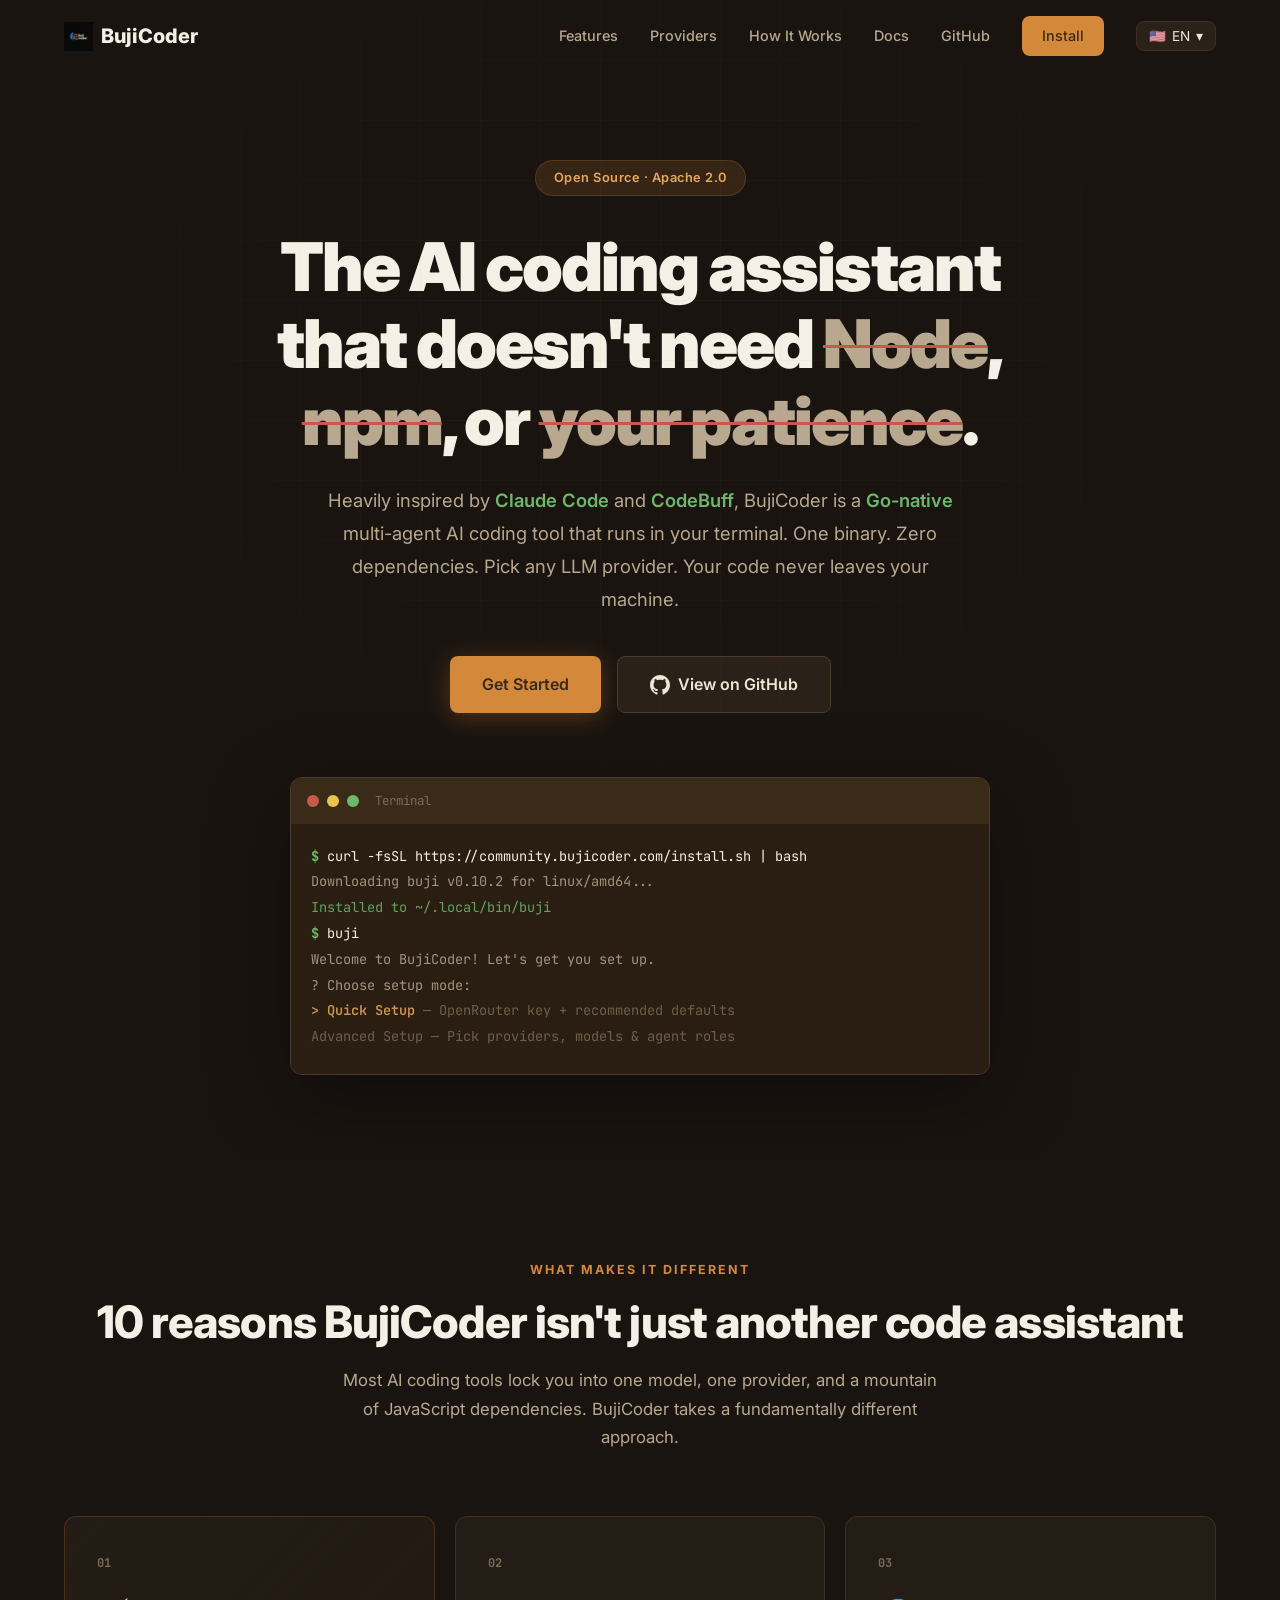
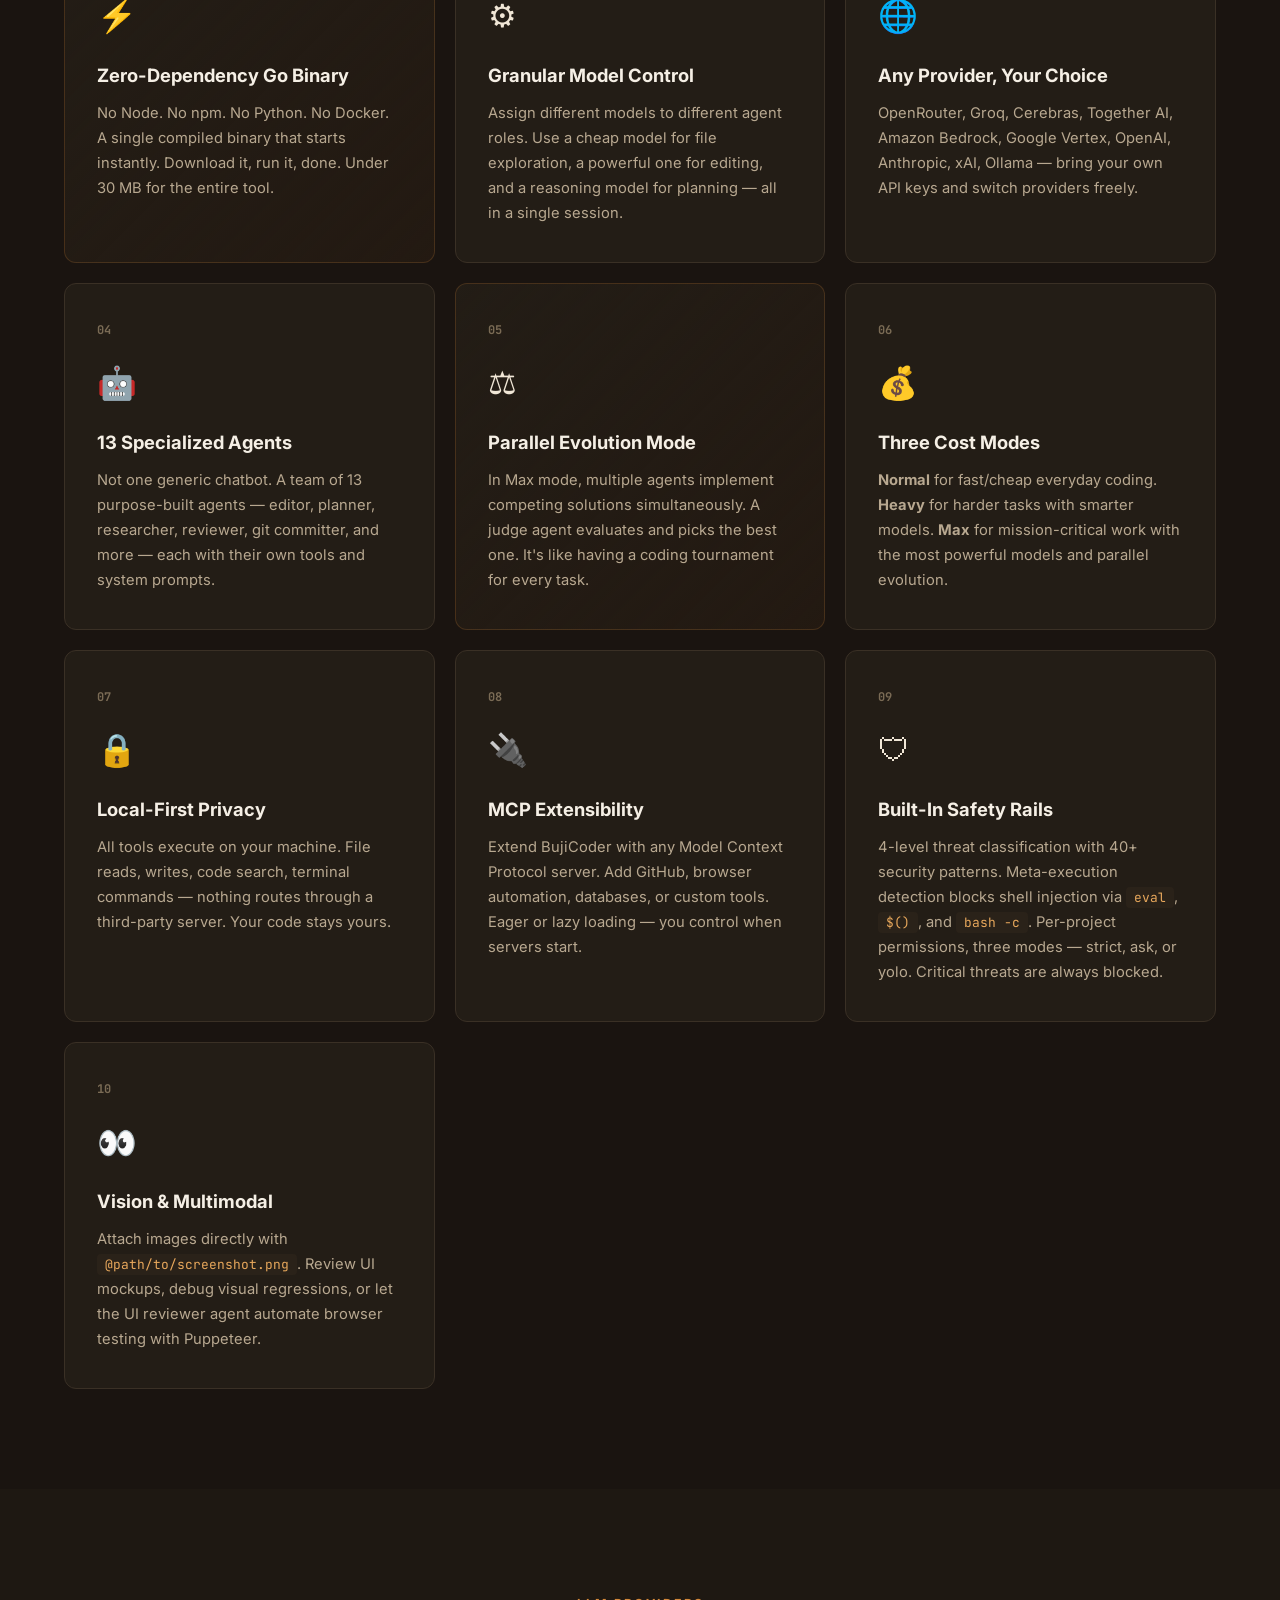
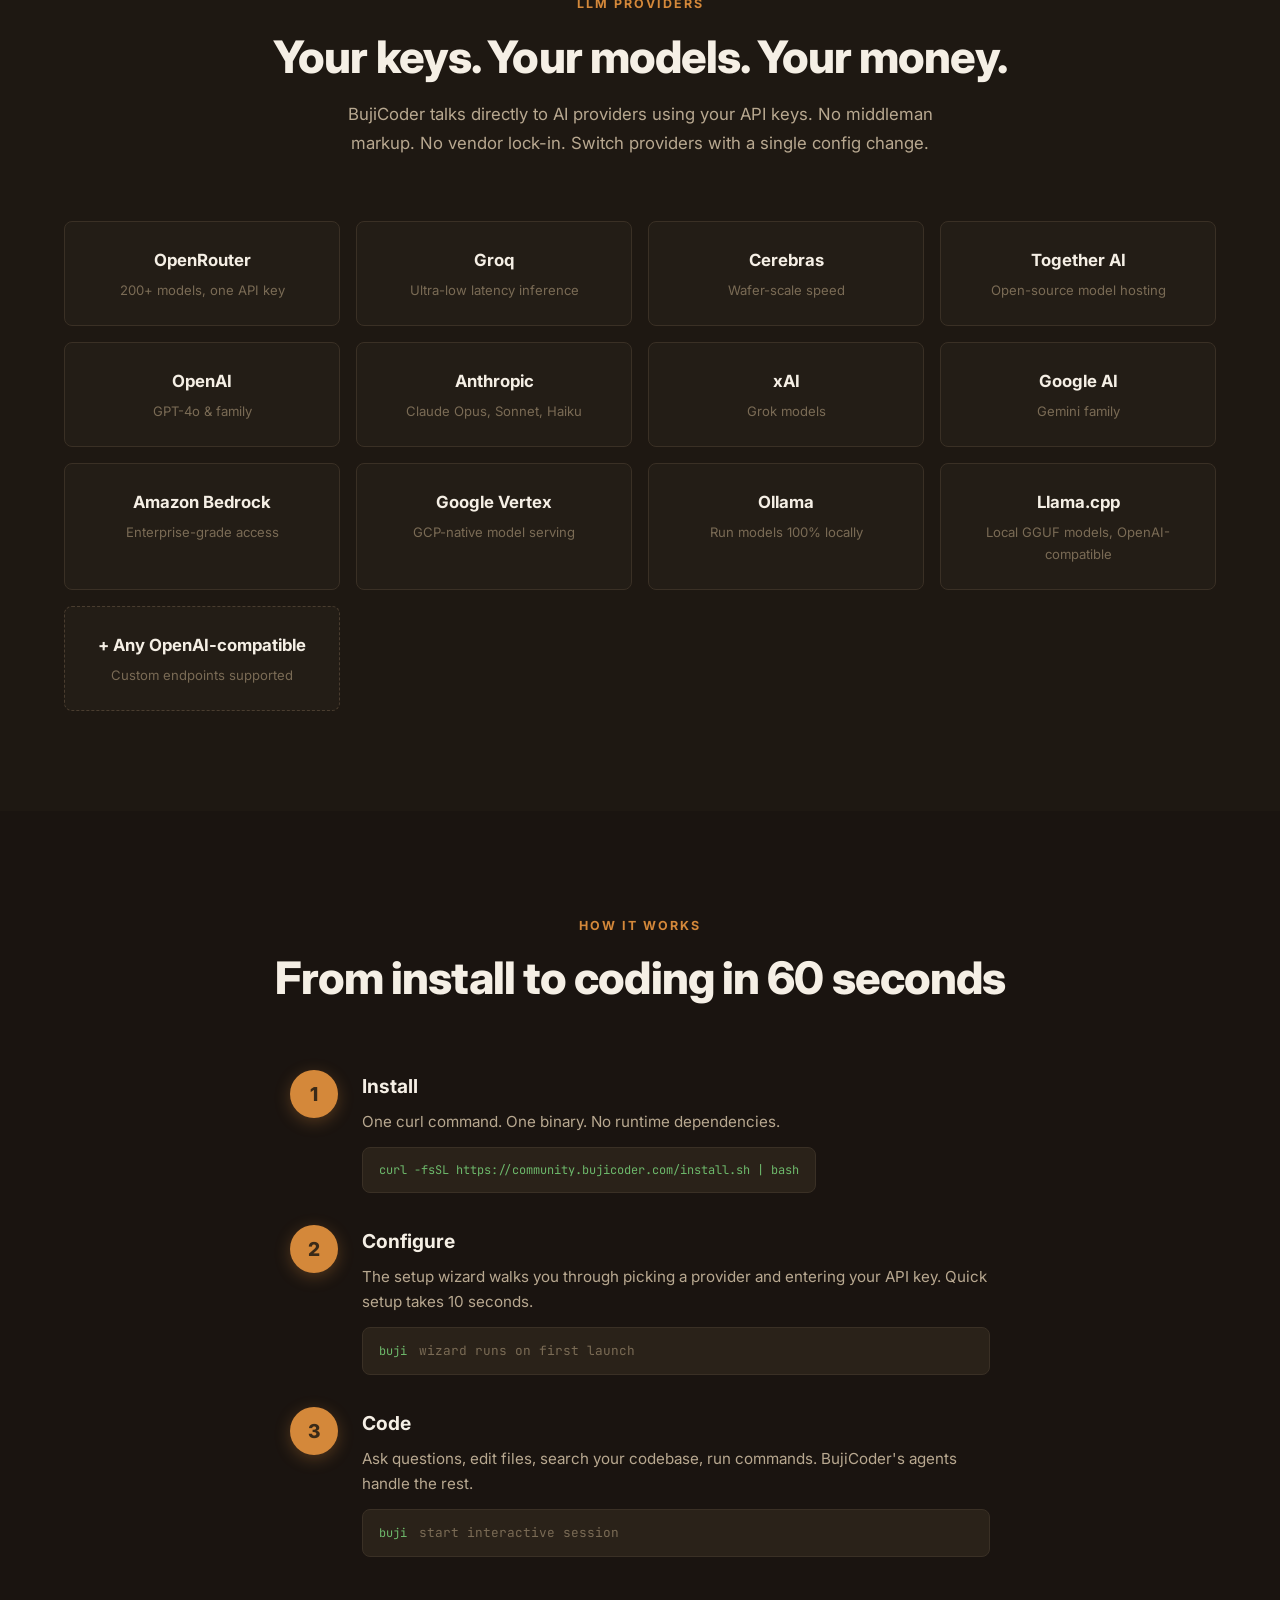
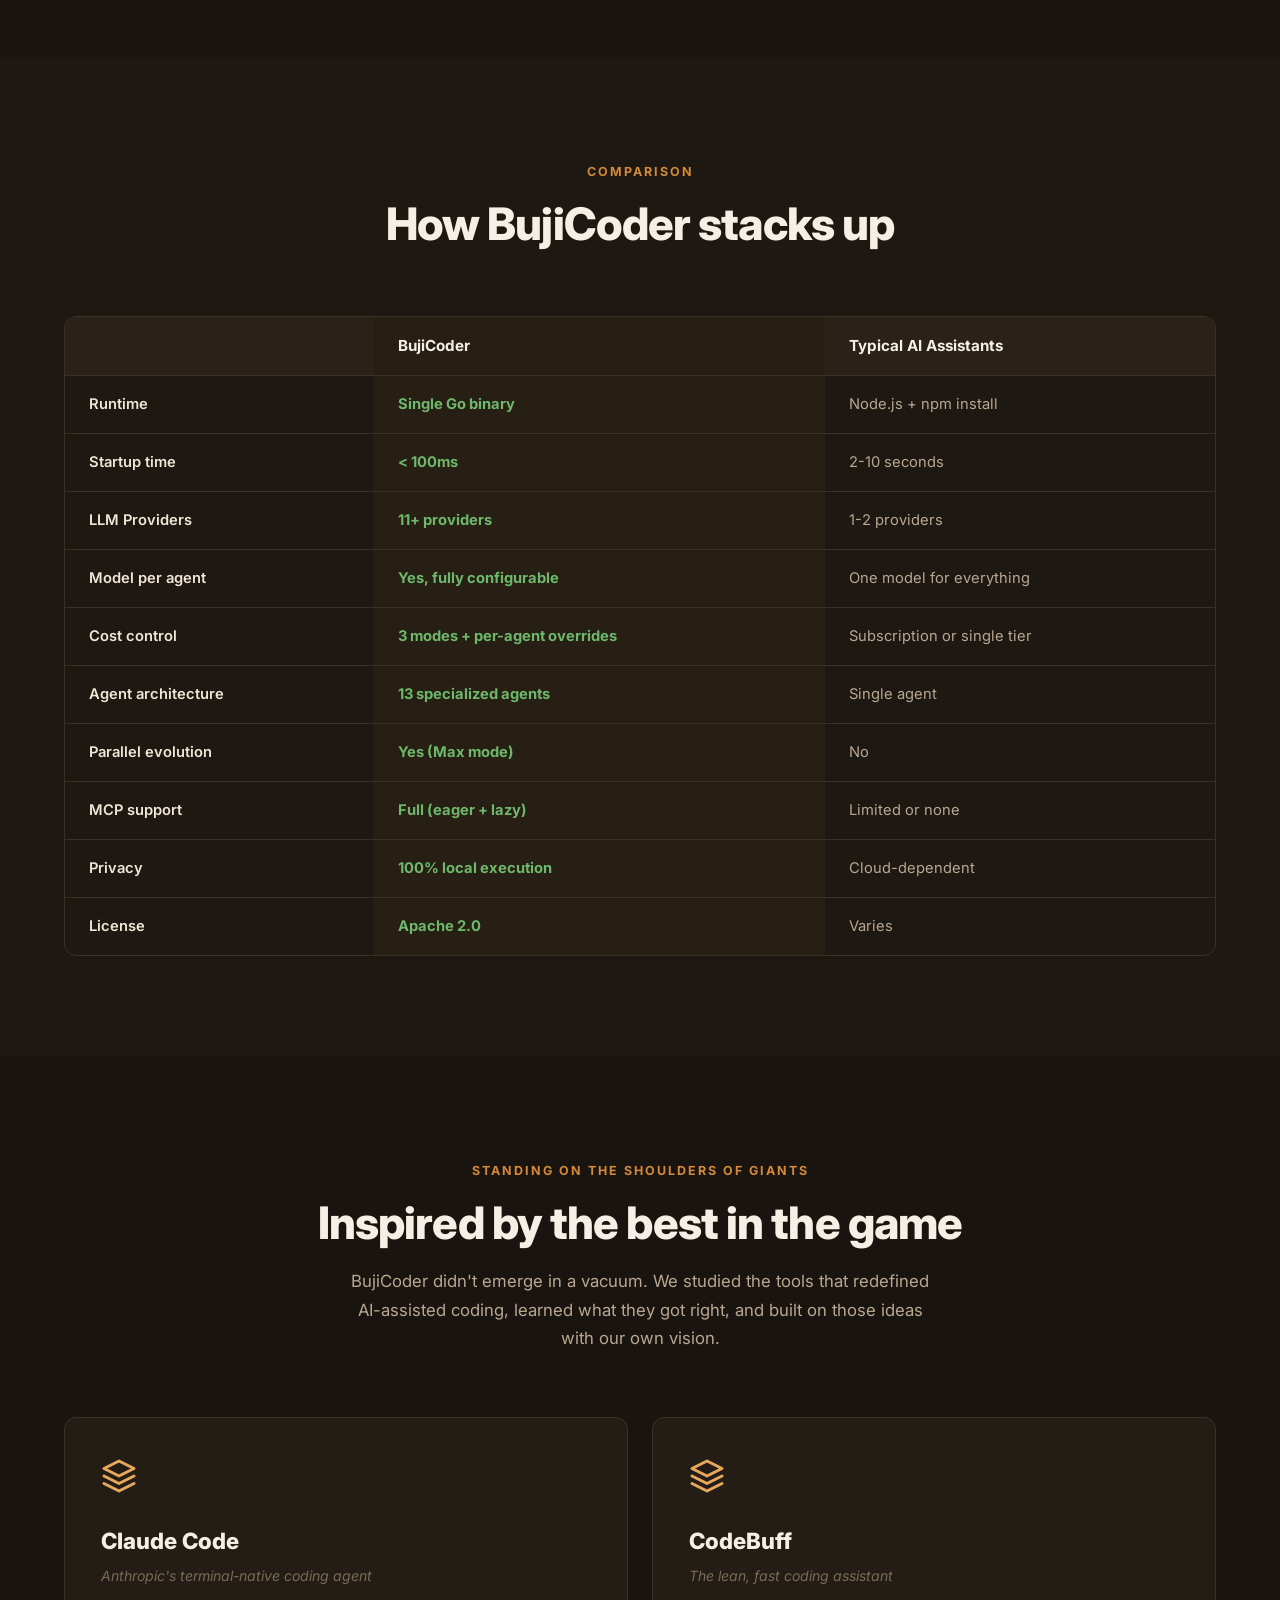
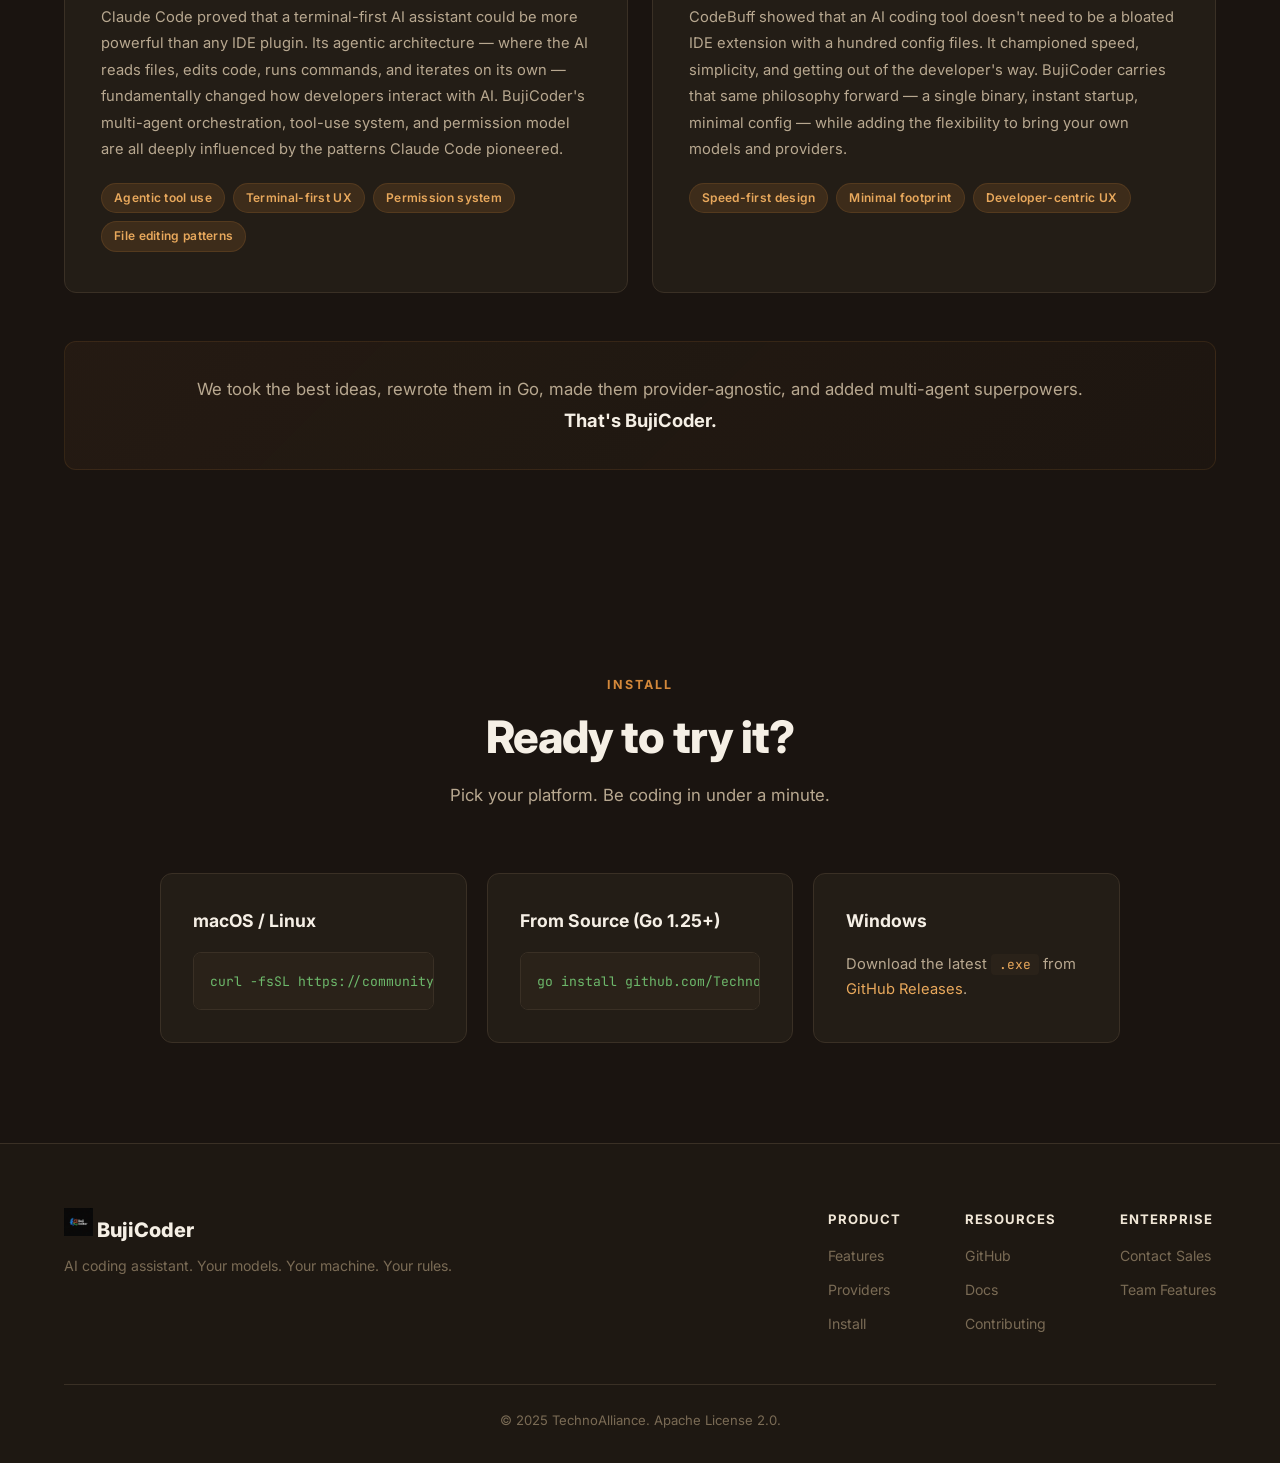
<file: docs/index.html>
<!DOCTYPE html>
<html lang="en" dir="ltr">
<head>
    <meta charset="UTF-8">
    <meta name="viewport" content="width=device-width, initial-scale=1.0">
    <title>BujiCoder — AI Coding Assistant. Your Models. Your Machine. Your Rules.</title>
    <meta name="description" content="BujiCoder is a blazing-fast, Go-based AI coding assistant that runs in your terminal. No Node. No npm. Choose any LLM provider. Full control over your models and your code.">
    <link rel="stylesheet" href="style.css">
    <link rel="preconnect" href="https://fonts.googleapis.com">
    <link rel="preconnect" href="https://fonts.gstatic.com" crossorigin>
    <link href="https://fonts.googleapis.com/css2?family=Inter:wght@400;500;600;700;800;900&family=JetBrains+Mono:wght@400;500;600;700&family=Noto+Sans+Arabic:wght@400;600;700&family=Noto+Sans+SC:wght@400;600;700&family=Noto+Sans+JP:wght@400;600;700&family=Noto+Sans+Devanagari:wght@400;600;700&display=swap" rel="stylesheet">
</head>
<body>

<!-- Navigation -->
<nav class="nav">
    <div class="nav-inner">
        <a href="#" class="nav-logo">
            <img src="logo.svg" alt="BujiCoder Logo" class="logo-image"> BujiCoder
        </a>
        <div class="nav-links">
            <a href="#features" data-i18n="nav.features">Features</a>
            <a href="#providers" data-i18n="nav.providers">Providers</a>
            <a href="#how-it-works" data-i18n="nav.howItWorks">How It Works</a>
            <a href="docs/" data-i18n="nav.docs">Docs</a>
            <a href="https://github.com/TechnoAllianceAE/bujicoder" target="_blank" rel="noopener">GitHub</a>
            <a href="#install" class="nav-cta" data-i18n="nav.install">Install</a>
            <!-- Language Switcher -->
            <div class="lang-switcher">
                <button class="lang-switcher-btn" id="langBtn" aria-label="Switch language">
                    <span id="langFlag">🇺🇸</span> <span id="langName">EN</span> ▾
                </button>
                <div class="lang-dropdown" id="langDrop">
                    <a href="#" data-lang="en" class="active"><span class="lang-flag">🇺🇸</span> English</a>
                    <a href="#" data-lang="jp"><span class="lang-flag">🇯🇵</span> 日本語</a>
                    <a href="#" data-lang="cn"><span class="lang-flag">🇨🇳</span> 中文</a>
                    <a href="#" data-lang="hi"><span class="lang-flag">🇮🇳</span> हिन्दी</a>
                    <a href="#" data-lang="sa"><span class="lang-flag">🇸🇦</span> العربية</a>
                </div>
            </div>
        </div>
        <button class="nav-toggle" aria-label="Toggle menu">
            <span></span><span></span><span></span>
        </button>
    </div>
</nav>

<!-- Hero -->
<header class="hero" id="top">
    <div class="hero-bg-grid"></div>
    <div class="container">
        <div class="hero-badge" data-i18n="hero.badge">Open Source · Apache 2.0</div>
        <h1 class="hero-title" data-i18n-html="hero.title">
            The AI coding assistant<br>
            that doesn't need <span class="strike">Node</span>,
            <span class="strike">npm</span>,<br>
            or <span class="strike">your patience</span>.
        </h1>
        <p class="hero-subtitle" data-i18n-html="hero.subtitle">
            Heavily inspired by <strong class="inspired-inline">Claude Code</strong> and <strong class="inspired-inline">CodeBuff</strong>,
            BujiCoder is a <strong>Go-native</strong> multi-agent AI coding tool that runs in your terminal.
            One binary. Zero dependencies. Pick any LLM provider.
            Your code never leaves your machine.
        </p>
        <div class="hero-actions">
            <a href="#install" class="btn btn-primary" data-i18n="hero.getStarted">Get Started</a>
            <a href="https://github.com/TechnoAllianceAE/bujicoder" class="btn btn-secondary" target="_blank" rel="noopener">
                <svg width="20" height="20" viewBox="0 0 24 24" fill="currentColor"><path d="M12 0c-6.626 0-12 5.373-12 12 0 5.302 3.438 9.8 8.207 11.387.599.111.793-.261.793-.577v-2.234c-3.338.726-4.033-1.416-4.033-1.416-.546-1.387-1.333-1.756-1.333-1.756-1.089-.745.083-.729.083-.729 1.205.084 1.839 1.237 1.839 1.237 1.07 1.834 2.807 1.304 3.492.997.107-.775.418-1.305.762-1.604-2.665-.305-5.467-1.334-5.467-5.931 0-1.311.469-2.381 1.236-3.221-.124-.303-.535-1.524.117-3.176 0 0 1.008-.322 3.301 1.23.957-.266 1.983-.399 3.003-.404 1.02.005 2.047.138 3.006.404 2.291-1.552 3.297-1.23 3.297-1.23.653 1.653.242 2.874.118 3.176.77.84 1.235 1.911 1.235 3.221 0 4.609-2.807 5.624-5.479 5.921.43.372.823 1.102.823 2.222v3.293c0 .319.192.694.801.576 4.765-1.589 8.199-6.086 8.199-11.386 0-6.627-5.373-12-12-12z"/></svg>
                <span data-i18n="hero.viewOnGitHub">View on GitHub</span>
            </a>
        </div>
        <div class="hero-terminal">
            <div class="terminal-bar">
                <span class="terminal-dot red"></span>
                <span class="terminal-dot yellow"></span>
                <span class="terminal-dot green"></span>
                <span class="terminal-title">Terminal</span>
            </div>
            <div class="terminal-body">
                <div class="terminal-line"><span class="t-prompt">$</span> <span class="t-cmd">curl -fsSL https://community.bujicoder.com/install.sh | bash</span></div>
                <div class="terminal-line t-fade"><span class="t-output">Downloading buji v0.10.2 for linux/amd64...</span></div>
                <div class="terminal-line t-fade"><span class="t-success">Installed to ~/.local/bin/buji</span></div>
                <div class="terminal-line"><span class="t-prompt">$</span> <span class="t-cmd">buji</span></div>
                <div class="terminal-line t-fade"><span class="t-output">Welcome to BujiCoder! Let's get you set up.</span></div>
                <div class="terminal-line t-fade"><span class="t-output">? Choose setup mode:</span></div>
                <div class="terminal-line t-fade"><span class="t-accent">  > Quick Setup</span> <span class="t-dim">— OpenRouter key + recommended defaults</span></div>
                <div class="terminal-line t-fade"><span class="t-dim">    Advanced Setup — Pick providers, models & agent roles</span></div>
            </div>
        </div>
    </div>
</header>

<!-- Features -->
<section class="features" id="features">
    <div class="container">
        <div class="section-header">
            <span class="section-label" data-i18n="features.label">What makes it different</span>
            <h2 class="section-title" data-i18n="features.title">10 reasons BujiCoder isn't just another code assistant</h2>
            <p class="section-desc" data-i18n="features.desc">Most AI coding tools lock you into one model, one provider, and a mountain of JavaScript dependencies. BujiCoder takes a fundamentally different approach.</p>
        </div>
        <div class="features-grid" id="featuresGrid"></div>
    </div>
</section>

<!-- Providers -->
<section class="providers" id="providers">
    <div class="container">
        <div class="section-header">
            <span class="section-label" data-i18n="providers.label">LLM Providers</span>
            <h2 class="section-title" data-i18n="providers.title">Your keys. Your models. Your money.</h2>
            <p class="section-desc" data-i18n="providers.desc">BujiCoder talks directly to AI providers using your API keys. No middleman markup. No vendor lock-in. Switch providers with a single config change.</p>
        </div>
        <div class="providers-grid" id="providersGrid"></div>
    </div>
</section>

<!-- How It Works -->
<section class="how-it-works" id="how-it-works">
    <div class="container">
        <div class="section-header">
            <span class="section-label" data-i18n="howItWorks.label">How it works</span>
            <h2 class="section-title" data-i18n="howItWorks.title">From install to coding in 60 seconds</h2>
        </div>
        <div class="steps" id="stepsContainer"></div>
    </div>
</section>

<!-- Comparison -->
<section class="comparison">
    <div class="container">
        <div class="section-header">
            <span class="section-label" data-i18n="comparison.label">Comparison</span>
            <h2 class="section-title" data-i18n="comparison.title">How BujiCoder stacks up</h2>
        </div>
        <div class="table-wrapper">
            <table class="comparison-table" id="comparisonTable"></table>
        </div>
    </div>
</section>

<!-- Inspired By -->
<section class="inspired-by" id="inspired-by">
    <div class="container">
        <div class="section-header">
            <span class="section-label" data-i18n="inspired.label">Standing on the shoulders of giants</span>
            <h2 class="section-title" data-i18n="inspired.title">Inspired by the best in the game</h2>
            <p class="section-desc" data-i18n="inspired.desc">BujiCoder didn't emerge in a vacuum. We studied the tools that redefined AI-assisted coding, learned what they got right, and built on those ideas with our own vision.</p>
        </div>
        <div class="inspired-grid" id="inspiredGrid"></div>
        <div class="inspired-cta">
            <p data-i18n-html="inspired.cta">We took the best ideas, rewrote them in Go, made them provider-agnostic, and added multi-agent superpowers.<br><strong>That's BujiCoder.</strong></p>
        </div>
    </div>
</section>

<!-- Install -->
<section class="install" id="install">
    <div class="container">
        <div class="section-header">
            <span class="section-label" data-i18n="install.label">Install</span>
            <h2 class="section-title" data-i18n="install.title">Ready to try it?</h2>
            <p class="section-desc" data-i18n="install.desc">Pick your platform. Be coding in under a minute.</p>
        </div>
        <div class="install-options" id="installOptions"></div>
    </div>
</section>

<!-- Footer -->
<footer class="footer">
    <div class="container">
        <div class="footer-inner">
            <div class="footer-brand">
                <img src="logo.svg" alt="BujiCoder Logo" class="logo-image"> BujiCoder
                <p class="footer-tagline" data-i18n="footer.tagline">AI coding assistant. Your models. Your machine. Your rules.</p>
            </div>
            <div class="footer-links">
                <div class="footer-col">
                    <h4 data-i18n="footer.product">Product</h4>
                    <a href="#features" data-i18n="nav.features">Features</a>
                    <a href="#providers" data-i18n="nav.providers">Providers</a>
                    <a href="#install" data-i18n="nav.install">Install</a>
                </div>
                <div class="footer-col">
                    <h4 data-i18n="footer.resources">Resources</h4>
                    <a href="https://github.com/TechnoAllianceAE/bujicoder" target="_blank" rel="noopener">GitHub</a>
                    <a href="docs/" data-i18n="nav.docs">Documentation</a>
                    <a href="https://github.com/TechnoAllianceAE/bujicoder/blob/main/CONTRIBUTING.md" target="_blank" rel="noopener" data-i18n="footer.contributing">Contributing</a>
                </div>
                <div class="footer-col">
                    <h4 data-i18n="footer.enterprise">Enterprise</h4>
                    <a href="mailto:hello@bujicoder.com" data-i18n="footer.contactSales">Contact Sales</a>
                    <a href="#" data-i18n="footer.teamFeatures">Team Features</a>
                </div>
            </div>
        </div>
        <div class="footer-bottom">
            <p data-i18n="footer.copyright">&copy; 2025 TechnoAlliance. Apache License 2.0.</p>
        </div>
    </div>
</footer>

<script>
// ===== i18n Translations =====
const translations = {
  en: {
    nav: { features: "Features", providers: "Providers", howItWorks: "How It Works", docs: "Docs", github: "GitHub", install: "Install" },
    hero: { badge: "Open Source · Apache 2.0", title: "The AI coding assistant<br>that doesn't need <span class='strike'>Node</span>,<br><span class='strike'>npm</span>, or <span class='strike'>your patience</span>.", subtitle: "Heavily inspired by <strong class='inspired-inline'>Claude Code</strong> and <strong class='inspired-inline'>CodeBuff</strong>, BujiCoder is a <strong>Go-native</strong> multi-agent AI coding tool that runs in your terminal. One binary. Zero dependencies. Pick any LLM provider. Your code never leaves your machine.", getStarted: "Get Started", viewOnGitHub: "View on GitHub" },
    features: { label: "What makes it different", title: "10 reasons BujiCoder isn't just another code assistant", desc: "Most AI coding tools lock you into one model, one provider, and a mountain of JavaScript dependencies. BujiCoder takes a fundamentally different approach.", items: [
      { icon: "&#9889;", title: "Zero-Dependency Go Binary", desc: "No Node. No npm. No Python. No Docker. A single compiled binary that starts instantly. Download it, run it, done. Under 30 MB for the entire tool." },
      { icon: "&#9881;", title: "Granular Model Control", desc: "Assign different models to different agent roles. Use a cheap model for file exploration, a powerful one for editing, and a reasoning model for planning — all in a single session." },
      { icon: "&#127760;", title: "Any Provider, Your Choice", desc: "OpenRouter, Groq, Cerebras, Together AI, Amazon Bedrock, Google Vertex, OpenAI, Anthropic, xAI, Ollama — bring your own API keys and switch providers freely." },
      { icon: "&#129302;", title: "13 Specialized Agents", desc: "Not one generic chatbot. A team of 13 purpose-built agents — editor, planner, researcher, reviewer, git committer, and more — each with their own tools and system prompts." },
      { icon: "&#9878;", title: "Parallel Evolution Mode", desc: "In Max mode, multiple agents implement competing solutions simultaneously. A judge agent evaluates and picks the best one. It's like having a coding tournament for every task." },
      { icon: "&#128176;", title: "Three Cost Modes", desc: "<strong>Normal</strong> for fast/cheap everyday coding. <strong>Heavy</strong> for harder tasks with smarter models. <strong>Max</strong> for mission-critical work with the most powerful models and parallel evolution." },
      { icon: "&#128274;", title: "Local-First Privacy", desc: "All tools execute on your machine. File reads, writes, code search, terminal commands — nothing routes through a third-party server. Your code stays yours." },
      { icon: "&#128268;", title: "MCP Extensibility", desc: "Extend BujiCoder with any Model Context Protocol server. Add GitHub, browser automation, databases, or custom tools. Eager or lazy loading — you control when servers start." },
      { icon: "&#128737;", title: "Built-In Safety Rails", desc: "4-level threat classification with 40+ security patterns. Meta-execution detection blocks shell injection via <code>eval</code>, <code>$()</code>, and <code>bash -c</code>. Per-project permissions, three modes — strict, ask, or yolo. Critical threats are always blocked." },
      { icon: "&#128064;", title: "Vision & Multimodal", desc: "Attach images directly with <code>@path/to/screenshot.png</code>. Review UI mockups, debug visual regressions, or let the UI reviewer agent automate browser testing with Puppeteer." }
    ]},
    providers: { label: "LLM Providers", title: "Your keys. Your models. Your money.", desc: "BujiCoder talks directly to AI providers using your API keys. No middleman markup. No vendor lock-in. Switch providers with a single config change.", items: [
      { name: "OpenRouter", desc: "200+ models, one API key" }, { name: "Groq", desc: "Ultra-low latency inference" }, { name: "Cerebras", desc: "Wafer-scale speed" }, { name: "Together AI", desc: "Open-source model hosting" }, { name: "OpenAI", desc: "GPT-4o & family" }, { name: "Anthropic", desc: "Claude Opus, Sonnet, Haiku" }, { name: "xAI", desc: "Grok models" }, { name: "Google AI", desc: "Gemini family" }, { name: "Amazon Bedrock", desc: "Enterprise-grade access" }, { name: "Google Vertex", desc: "GCP-native model serving" }, { name: "Ollama", desc: "Run models 100% locally" }, { name: "Llama.cpp", desc: "Local GGUF models, OpenAI-compatible" }, { name: "+ Any OpenAI-compatible", desc: "Custom endpoints supported" }
    ]},
    howItWorks: { label: "How it works", title: "From install to coding in 60 seconds", steps: [
      { num: "1", title: "Install", desc: "One curl command. One binary. No runtime dependencies.", code: "curl -fsSL https://community.bujicoder.com/install.sh | bash" },
      { num: "2", title: "Configure", desc: "The setup wizard walks you through picking a provider and entering your API key. Quick setup takes 10 seconds.", code: "buji", note: "wizard runs on first launch" },
      { num: "3", title: "Code", desc: "Ask questions, edit files, search your codebase, run commands. BujiCoder's agents handle the rest.", code: "buji", note: "start interactive session" }
    ]},
    comparison: { label: "Comparison", title: "How BujiCoder stacks up", headers: ["", "BujiCoder", "Typical AI Assistants"], rows: [
      ["Runtime", "Single Go binary", "Node.js + npm install"], ["Startup time", "< 100ms", "2-10 seconds"], ["LLM Providers", "11+ providers", "1-2 providers"], ["Model per agent", "Yes, fully configurable", "One model for everything"], ["Cost control", "3 modes + per-agent overrides", "Subscription or single tier"], ["Agent architecture", "13 specialized agents", "Single agent"], ["Parallel evolution", "Yes (Max mode)", "No"], ["MCP support", "Full (eager + lazy)", "Limited or none"], ["Privacy", "100% local execution", "Cloud-dependent"], ["License", "Apache 2.0", "Varies"]
    ]},
    inspired: { label: "Standing on the shoulders of giants", title: "Inspired by the best in the game", desc: "BujiCoder didn't emerge in a vacuum. We studied the tools that redefined AI-assisted coding, learned what they got right, and built on those ideas with our own vision.", cards: [
      { name: "Claude Code", tagline: "Anthropic's terminal-native coding agent", desc: "Claude Code proved that a terminal-first AI assistant could be more powerful than any IDE plugin. Its agentic architecture — where the AI reads files, edits code, runs commands, and iterates on its own — fundamentally changed how developers interact with AI. BujiCoder's multi-agent orchestration, tool-use system, and permission model are all deeply influenced by the patterns Claude Code pioneered.", lessons: ["Agentic tool use", "Terminal-first UX", "Permission system", "File editing patterns"] },
      { name: "CodeBuff", tagline: "The lean, fast coding assistant", desc: "CodeBuff showed that an AI coding tool doesn't need to be a bloated IDE extension with a hundred config files. It championed speed, simplicity, and getting out of the developer's way. BujiCoder carries that same philosophy forward — a single binary, instant startup, minimal config — while adding the flexibility to bring your own models and providers.", lessons: ["Speed-first design", "Minimal footprint", "Developer-centric UX"] }
    ], cta: "We took the best ideas, rewrote them in Go, made them provider-agnostic, and added multi-agent superpowers.<br><strong>That's BujiCoder.</strong>" },
    install: { label: "Install", title: "Ready to try it?", desc: "Pick your platform. Be coding in under a minute.", cards: [
      { title: "macOS / Linux", code: "curl -fsSL https://community.bujicoder.com/install.sh | bash" },
      { title: "From Source (Go 1.25+)", code: "go install github.com/TechnoAllianceAE/bujicoder/cli/cmd/buji@latest" },
      { title: "Windows", desc: "Download the latest <code>.exe</code> from <a href='https://github.com/TechnoAllianceAE/bujicoder/releases' target='_blank' rel='noopener'>GitHub Releases</a>." }
    ]},
    footer: { tagline: "AI coding assistant. Your models. Your machine. Your rules.", product: "Product", resources: "Resources", enterprise: "Enterprise", contactSales: "Contact Sales", teamFeatures: "Team Features", contributing: "Contributing", copyright: "© 2025 TechnoAlliance. Apache License 2.0." }
  },
  jp: {
    nav: { features: "機能", providers: "プロバイダー", howItWorks: "使い方", docs: "ドキュメント", github: "GitHub", install: "インストール" },
    hero: { badge: "オープンソース · Apache 2.0", title: "<span class='strike'>Node</span>も<br><span class='strike'>npm</span>も<br><span class='strike'>忍耐</span>も不要な<br>AIコーディングアシスタント", subtitle: "<strong class='inspired-inline'>Claude Code</strong>と<strong class='inspired-inline'>CodeBuff</strong>に強くインスパイアされたBujiCoderは、ターミナルで動作する<strong>Goネイティブ</strong>のマルチエージェントAIコーディングツールです。1つのバイナリ。ゼロ依存。お好みのLLMプロバイダーを選択可能。あなたのコードは決してマシンから出ません。", getStarted: "始める", viewOnGitHub: "GitHubで見る" },
    features: { label: "何が違うのか", title: "BujiCoderが普通のコードアシスタントと違う10の理由", desc: "ほとんどのAIコーディングツールは、1つのモデル、1つのプロバイダー、大量のJavaScript依存関係にあなたを閉じ込めます。BujiCoderは根本的に異なるアプローチを取ります。", items: [
      { icon: "&#9889;", title: "ゼロ依存Goバイナリ", desc: "Node不要。npm不要。Python不要。Docker不要。単一のコンパイル済みバイナリが瞬時に起動。ダウンロードして実行するだけ。ツール全体で30MB未満。" },
      { icon: "&#9881;", title: "きめ細かいモデル制御", desc: "エージェントロールごとに異なるモデルを割り当て。ファイル探索には安価なモデル、編集には強力なモデル、計画には推論モデルを — すべて1セッションで。" },
      { icon: "&#127760;", title: "お好みのプロバイダー", desc: "OpenRouter、Groq、Cerebras、Together AI、Amazon Bedrock、Google Vertex、OpenAI、Anthropic、xAI、Ollama — APIキーを持ち込んで、プロバイダーを自由に切り替え。" },
      { icon: "&#129302;", title: "13の専門エージェント", desc: "汎用チャットボットは1つではありません。エディター、プランナー、リサーチャー、レビュアー、gitコミッターなど、13の目的別エージェントチーム — それぞれが独自のツールとシステムプロンプトを持ちます。" },
      { icon: "&#9878;", title: "パラレルエボリューションモード", desc: "Maxモードでは、複数のエージェントが競合するソリューションを同時に実装します。ジャッジエージェントが評価して最良のものを選択。すべてのタスクでコーディングトーナメントを開催しているようなものです。" },
      { icon: "&#128176;", title: "3つのコストモード", desc: "高速/安価な日常コーディング用の<strong>Normal</strong>。よりスマートなモデルで難しいタスク用の<strong>Heavy</strong>。最も強力なモデルとパラレルエボリューションによるミッションクリティカルな作業用の<strong>Max</strong>。" },
      { icon: "&#128274;", title: "ローカルファーストプライバシー", desc: "すべてのツールはあなたのマシンで実行されます。ファイルの読み書き、コード検索、ターミナルコマンド — サードパーティサーバーを経由するものは何もありません。あなたのコードはあなたのものです。" },
      { icon: "&#128268;", title: "MCP拡張性", desc: "Model Context ProtocolサーバーでBujiCoderを拡張。GitHub、ブラウザ自動化、データベース、カスタムツールを追加。イーガーロードとレイジーロード — サーバーの起動タイミングをあなたが制御。" },
      { icon: "&#128737;", title: "組み込みの安全レール", desc: "40以上のセキュリティパターンによる4レベルの脅威分類。<code>eval</code>、<code>$()</code>、<code>bash -c</code>によるシェルインジェクションをメタ実行検出でブロック。プロジェクトごとのパーミッション、3つのモード — strict、ask、yolo。重大な脅威は常にブロックされます。" },
      { icon: "&#128064;", title: "ビジョン＆マルチモーダル", desc: "<code>@path/to/screenshot.png</code>で画像を直接添付。UIモックアップのレビュー、ビジュアルリグレッションのデバッグ、UIレビュアーエージェントによるPuppeteerを使用したブラウザテストの自動化。" }
    ]},
    providers: { label: "LLMプロバイダー", title: "あなたのキー。あなたのモデル。あなたのお金。", desc: "BujiCoderはあなたのAPIキーを使用してAIプロバイダーと直接通信します。中間マージンなし。ベンダーロックインなし。設定変更1つでプロバイダーを切り替え。", items: [
      { name: "OpenRouter", desc: "200以上のモデル、1つのAPIキー" }, { name: "Groq", desc: "超低遅延推論" }, { name: "Cerebras", desc: "ウェハースケールの速度" }, { name: "Together AI", desc: "オープンソースモデルホスティング" }, { name: "OpenAI", desc: "GPT-4o＆ファミリー" }, { name: "Anthropic", desc: "Claude Opus、Sonnet、Haiku" }, { name: "xAI", desc: "Grokモデル" }, { name: "Google AI", desc: "Geminiファミリー" }, { name: "Amazon Bedrock", desc: "エンタープライズグレード" }, { name: "Google Vertex", desc: "GCPネイティブモデル配信" }, { name: "Ollama", desc: "100%ローカルでモデルを実行" }, { name: "Llama.cpp", desc: "ローカルGGUFモデル、OpenAI互換" }, { name: "+ OpenAI互換なら何でも", desc: "カスタムエンドポイント対応" }
    ]},
    howItWorks: { label: "使い方", title: "インストールからコーディングまで60秒", steps: [
      { num: "1", title: "インストール", desc: "curlコマンド1つ。バイナリ1つ。ランタイム依存関係なし。", code: "curl -fsSL https://community.bujicoder.com/install.sh | bash" },
      { num: "2", title: "設定", desc: "セットアップウィザードがプロバイダーの選択とAPIキーの入力をガイドします。クイックセットアップは10秒で完了。", code: "buji", note: "初回起動時にウィザードが実行されます" },
      { num: "3", title: "コーディング", desc: "質問したり、ファイルを編集したり、コードベースを検索したり、コマンドを実行したり。BujiCoderのエージェントが残りをお任せします。", code: "buji", note: "インタラクティブセッションを開始" }
    ]},
    comparison: { label: "比較", title: "BujiCoderの実力", headers: ["", "BujiCoder", "一般的なAIアシスタント"], rows: [
      ["ランタイム", "単一Goバイナリ", "Node.js + npmインストール"], ["起動時間", "< 100ms", "2〜10秒"], ["LLMプロバイダー", "11以上のプロバイダー", "1〜2プロバイダー"], ["エージェントごとのモデル", "はい、完全に設定可能", "すべてに1つのモデル"], ["コスト制御", "3モード + エージェントごとの上書き", "サブスクリプションまたは単一ティア"], ["エージェントアーキテクチャ", "13の専門エージェント", "単一エージェント"], ["パラレルエボリューション", "はい（Maxモード）", "なし"], ["MCPサポート", "フル（イーガー + レイジー）", "制限付きまたはなし"], ["プライバシー", "100%ローカル実行", "クラウド依存"], ["ライセンス", "Apache 2.0", "様々"]
    ]},
    inspired: { label: "巨人の肩の上に立つ", title: "最高のものからインスパイアされた", desc: "BujiCoderは真空状態で生まれたわけではありません。AI支援コーディングの再定義に貢献したツールを研究し、その優れた点を学び、独自のビジョンで構築しました。", cards: [
      { name: "Claude Code", tagline: "Anthropicのターミナルネイティブコーディングエージェント", desc: "Claude Codeは、ターミナルファーストのAIアシスタントがIDEプラグインよりも強力であることを証明しました。AIがファイルを読み、コードを編集し、コマンドを実行し、自ら反復するエージェンティックアーキテクチャは、開発者がAIと対話する方法を根本的に変えました。BujiCoderのマルチエージェントオーケストレーション、ツール使用システム、パーミッションモデルはすべて、Claude Codeが先駆けたパターンに深く影響を受けています。", lessons: ["エージェンティックツール使用", "ターミナルファーストUX", "パーミッションシステム", "ファイル編集パターン"] },
      { name: "CodeBuff", tagline: "リーンで高速なコーディングアシスタント", desc: "CodeBuffは、AIコーディングツールが100の設定ファイルを持つ膨らんだIDE拡張機能である必要がないことを示しました。速度、シンプルさ、開発者の邪魔をしないことを提唱しました。BujiCoderはその哲学を受け継ぎ — 単一バイナリ、瞬時起動、最小限の設定 — さらに独自のモデルとプロバイダーを持ち込む柔軟性を追加しました。", lessons: ["速度ファーストデザイン", "最小フットプリント", "開発者中心UX"] }
    ], cta: "最高のアイデアを取り、Goで書き直し、プロバイダー非依存にし、マルチエージェントの超能力を追加しました。<br><strong>それがBujiCoderです。</strong>" },
    install: { label: "インストール", title: "試してみる準備はできましたか？", desc: "プラットフォームを選んでください。1分以内にコーディングを始められます。", cards: [
      { title: "macOS / Linux", code: "curl -fsSL https://community.bujicoder.com/install.sh | bash" },
      { title: "ソースから（Go 1.25+）", code: "go install github.com/TechnoAllianceAE/bujicoder/cli/cmd/buji@latest" },
      { title: "Windows", desc: "最新の<code>.exe</code>を<a href='https://github.com/TechnoAllianceAE/bujicoder/releases' target='_blank' rel='noopener'>GitHub Releases</a>からダウンロードしてください。" }
    ]},
    footer: { tagline: "AIコーディングアシスタント。あなたのモデル。あなたのマシン。あなたのルール。", product: "プロダクト", resources: "リソース", enterprise: "エンタープライズ", contactSales: "営業に連絡", teamFeatures: "チーム機能", contributing: "コントリビューション", copyright: "© 2025 TechnoAlliance. Apache License 2.0." }
  },
  cn: {
    nav: { features: "功能", providers: "提供商", howItWorks: "使用方法", docs: "文档", github: "GitHub", install: "安装" },
    hero: { badge: "开源 · Apache 2.0", title: "不需要 <span class='strike'>Node</span>、<br><span class='strike'>npm</span> 或 <span class='strike'>你的耐心</span> 的<br>AI编程助手", subtitle: "深受 <strong class='inspired-inline'>Claude Code</strong> 和 <strong class='inspired-inline'>CodeBuff</strong> 启发，BujiCoder 是一个在终端中运行的 <strong>Go原生</strong> 多智能体AI编程工具。一个二进制文件。零依赖。选择任何LLM提供商。你的代码永远不会离开你的机器。", getStarted: "开始使用", viewOnGitHub: "在GitHub上查看" },
    features: { label: "与众不同之处", title: "BujiCoder不仅仅是另一个代码助手的10个理由", desc: "大多数AI编程工具将你锁定在一个模型、一个提供商和大量的JavaScript依赖中。BujiCoder采取了根本不同的方法。", items: [
      { icon: "&#9889;", title: "零依赖Go二进制文件", desc: "不需要Node。不需要npm。不需要Python。不需要Docker。单个编译二进制文件瞬间启动。下载它，运行它，完成。整个工具不到30MB。" },
      { icon: "&#9881;", title: "精细的模型控制", desc: "为不同的智能体角色分配不同的模型。在单个会话中，使用便宜的模型进行文件探索，强大的模型进行编辑，推理模型进行规划。" },
      { icon: "&#127760;", title: "任何提供商，由你选择", desc: "OpenRouter、Groq、Cerebras、Together AI、Amazon Bedrock、Google Vertex、OpenAI、Anthropic、xAI、Ollama — 带上你自己的API密钥，自由切换提供商。" },
      { icon: "&#129302;", title: "13个专业智能体", desc: "不是一个通用的聊天机器人。一个由13个专用智能体组成的团队 — 编辑器、规划器、研究员、审查员、git提交者等 — 每个都有自己的工具和系统提示。" },
      { icon: "&#9878;", title: "并行进化模式", desc: "在Max模式下，多个智能体同时实现竞争解决方案。一个评审智能体评估并选择最好的一个。就像为每个任务举办编程锦标赛。" },
      { icon: "&#128176;", title: "三种成本模式", desc: "<strong>Normal</strong> 用于快速/廉价的日常编码。<strong>Heavy</strong> 用于更困难的任务和更智能的模型。<strong>Max</strong> 用于使用最强大模型和并行进化的关键任务。" },
      { icon: "&#128274;", title: "本地优先的隐私", desc: "所有工具都在你的机器上执行。文件读取、写入、代码搜索、终端命令 — 没有通过第三方服务器路由。你的代码永远是你的。" },
      { icon: "&#128268;", title: "MCP可扩展性", desc: "使用任何模型上下文协议服务器扩展BujiCoder。添加GitHub、浏览器自动化、数据库或自定义工具。急切或延迟加载 — 你控制服务器何时启动。" },
      { icon: "&#128737;", title: "内置安全护栏", desc: "4级威胁分类，40多种安全模式。元执行检测阻止通过 <code>eval</code>、<code>$()</code> 和 <code>bash -c</code> 的shell注入。每个项目权限，三种模式 — 严格、询问或yolo。关键威胁始终被阻止。" },
      { icon: "&#128064;", title: "视觉和多模态", desc: "直接使用 <code>@path/to/screenshot.png</code> 附加图像。审查UI模型、调试视觉回归，或让UI审查员智能体使用Puppeteer自动化浏览器测试。" }
    ]},
    providers: { label: "LLM提供商", title: "你的密钥。你的模型。你的钱。", desc: "BujiCoder使用你的API密钥直接与AI提供商通信。没有中间商加价。没有供应商锁定。通过单个配置更改切换提供商。", items: [
      { name: "OpenRouter", desc: "200+模型，一个API密钥" }, { name: "Groq", desc: "超低延迟推理" }, { name: "Cerebras", desc: "晶圆级速度" }, { name: "Together AI", desc: "开源模型托管" }, { name: "OpenAI", desc: "GPT-4o及系列" }, { name: "Anthropic", desc: "Claude Opus、Sonnet、Haiku" }, { name: "xAI", desc: "Grok模型" }, { name: "Google AI", desc: "Gemini系列" }, { name: "Amazon Bedrock", desc: "企业级访问" }, { name: "Google Vertex", desc: "GCP原生模型服务" }, { name: "Ollama", desc: "100%本地运行模型" }, { name: "Llama.cpp", desc: "本地GGUF模型，OpenAI兼容" }, { name: "+ 任何OpenAI兼容", desc: "支持自定义端点" }
    ]},
    howItWorks: { label: "使用方法", title: "60秒内从安装到编码", steps: [
      { num: "1", title: "安装", desc: "一个curl命令。一个二进制文件。没有运行时依赖。", code: "curl -fsSL https://community.bujicoder.com/install.sh | bash" },
      { num: "2", title: "配置", desc: "设置向导会引导你选择提供商并输入API密钥。快速设置只需10秒。", code: "buji", note: "首次启动时运行向导" },
      { num: "3", title: "编码", desc: "提问、编辑文件、搜索代码库、运行命令。BujiCoder的智能体处理其余工作。", code: "buji", note: "启动交互式会话" }
    ]},
    comparison: { label: "比较", title: "BujiCoder的表现如何", headers: ["", "BujiCoder", "典型AI助手"], rows: [
      ["运行时", "单个Go二进制文件", "Node.js + npm安装"], ["启动时间", "< 100ms", "2-10秒"], ["LLM提供商", "11+提供商", "1-2提供商"], ["每个智能体的模型", "是，完全可配置", "一个模型用于一切"], ["成本控制", "3种模式+每个智能体覆盖", "订阅或单层"], ["智能体架构", "13个专业智能体", "单个智能体"], ["并行进化", "是（Max模式）", "否"], ["MCP支持", "完整（急切+延迟）", "有限或无"], ["隐私", "100%本地执行", "依赖云"], ["许可证", "Apache 2.0", "各不相同"]
    ]},
    inspired: { label: "站在巨人的肩膀上", title: "受业内最佳的启发", desc: "BujiCoder不是在真空中诞生的。我们研究了重新定义AI辅助编码的工具，学习了它们的优点，并以我们自己的愿景建立在这些想法之上。", cards: [
      { name: "Claude Code", tagline: "Anthropic的终端原生编码智能体", desc: "Claude Code证明了终端优先的AI助手可以比任何IDE插件更强大。它的智能体架构 — AI读取文件、编辑代码、运行命令并自行迭代 — 从根本上改变了开发者与AI交互的方式。BujiCoder的多智能体编排、工具使用系统和权限模型都深受Claude Code开创的模式的影响。", lessons: ["智能体工具使用", "终端优先UX", "权限系统", "文件编辑模式"] },
      { name: "CodeBuff", tagline: "精益、快速的编码助手", desc: "CodeBuff表明AI编码工具不需要是带有数百个配置文件的臃肿IDE扩展。它倡导速度、简洁和不打扰开发者。BujiCoder延续了同样的理念 — 单个二进制文件、瞬间启动、最小配置 — 同时增加了自带模型和提供商的灵活性。", lessons: ["速度优先设计", "最小占用", "以开发者为中心的UX"] }
    ], cta: "我们采纳了最好的想法，用Go重写，使其与提供商无关，并添加了多智能体超能力。<br><strong>这就是BujiCoder。</strong>" },
    install: { label: "安装", title: "准备好尝试了吗？", desc: "选择你的平台。不到一分钟即可开始编码。", cards: [
      { title: "macOS / Linux", code: "curl -fsSL https://community.bujicoder.com/install.sh | bash" },
      { title: "从源码（Go 1.25+）", code: "go install github.com/TechnoAllianceAE/bujicoder/cli/cmd/buji@latest" },
      { title: "Windows", desc: "从 <a href='https://github.com/TechnoAllianceAE/bujicoder/releases' target='_blank' rel='noopener'>GitHub Releases</a> 下载最新的 <code>.exe</code>。" }
    ]},
    footer: { tagline: "AI编程助手。你的模型。你的机器。你的规则。", product: "产品", resources: "资源", enterprise: "企业", contactSales: "联系销售", teamFeatures: "团队功能", contributing: "贡献", copyright: "© 2025 TechnoAlliance. Apache License 2.0." }
  },
  hi: {
    nav: { features: "विशेषताएं", providers: "प्रदाता", howItWorks: "कैसे काम करता है", docs: "दस्तावेज़", github: "GitHub", install: "इंस्टॉल" },
    hero: { badge: "ओपन सोर्स · Apache 2.0", title: "AI कोडिंग असिस्टेंट जिसे <span class='strike'>Node</span>,<br><span class='strike'>npm</span>, या <span class='strike'>धैर्य</span> की ज़रूरत नहीं", subtitle: "<strong class='inspired-inline'>Claude Code</strong> और <strong class='inspired-inline'>CodeBuff</strong> से प्रेरित, BujiCoder एक <strong>Go-native</strong> मल्टी-एजेंट AI कोडिंग टूल है जो आपके टर्मिनल में चलता है। एक बाइनरी। शून्य निर्भरता। कोई भी LLM प्रदाता चुनें। आपका कोड कभी आपकी मशीन नहीं छोड़ता।", getStarted: "शुरू करें", viewOnGitHub: "GitHub पर देखें" },
    features: { label: "क्या अलग बनाता है", title: "10 कारण कि BujiCoder सिर्फ एक और कोड असिस्टेंट नहीं है", desc: "ज्यादातर AI कोडिंग टूल आपको एक मॉडल, एक प्रदाता और JavaScript निर्भरताओं के पहाड़ में बांध देते हैं। BujiCoder एक मौलिक रूप से अलग दृष्टिकोण अपनाता है।", items: [
      { icon: "&#9889;", title: "शून्य-निर्भरता Go बाइनरी", desc: "Node नहीं। npm नहीं। Python नहीं। Docker नहीं। एक संकलित बाइनरी जो तुरंत शुरू होता है। डाउनलोड करें, चलाएं, हो गया। पूरे टूल के लिए 30 MB से कम।" },
      { icon: "&#9881;", title: "सूक्ष्म मॉडल नियंत्रण", desc: "विभिन्न एजेंट भूमिकाओं के लिए विभिन्न मॉडल असाइन करें। फ़ाइल खोज के लिए सस्ता मॉडल, संपादन के लिए शक्तिशाली, और योजना के लिए तर्क मॉडल — सब एक ही सत्र में।" },
      { icon: "&#127760;", title: "कोई भी प्रदाता, आपकी पसंद", desc: "OpenRouter, Groq, Cerebras, Together AI, Amazon Bedrock, Google Vertex, OpenAI, Anthropic, xAI, Ollama — अपनी API कुंजियां लाएं और प्रदाताओं को स्वतंत्र रूप से बदलें।" },
      { icon: "&#129302;", title: "13 विशेषज्ञ एजेंट", desc: "एक सामान्य चैटबॉट नहीं। 13 उद्देश्य-निर्मित एजेंटों की टीम — संपादक, योजनाकार, शोधकर्ता, समीक्षक, git कमिटर, और अधिक — प्रत्येक के अपने टूल और सिस्टम प्रॉम्प्ट हैं।" },
      { icon: "&#9878;", title: "समानांतर विकास मोड", desc: "Max मोड में, कई एजेंट एक साथ प्रतिस्पर्धी समाधान लागू करते हैं। एक जज एजेंट मूल्यांकन करता है और सबसे अच्छा चुनता है। हर टास्क के लिए कोडिंग टूर्नामेंट जैसा।" },
      { icon: "&#128176;", title: "तीन लागत मोड", desc: "तेज/सस्ती रोजमर्रा की कोडिंग के लिए <strong>Normal</strong>। स्मार्ट मॉडल के साथ कठिन कार्यों के लिए <strong>Heavy</strong>। सबसे शक्तिशाली मॉडल और समानांतर विकास के साथ मिशन-क्रिटिकल कार्य के लिए <strong>Max</strong>।" },
      { icon: "&#128274;", title: "स्थानीय-प्रथम गोपनीयता", desc: "सभी टूल आपकी मशीन पर निष्पादित होते हैं। फ़ाइल पढ़ना, लिखना, कोड खोज, टर्मिनल कमांड — कुछ भी थर्ड-पार्टी सर्वर के माध्यम से नहीं जाता। आपका कोड आपका रहता है।" },
      { icon: "&#128268;", title: "MCP विस्तार क्षमता", desc: "किसी भी Model Context Protocol सर्वर के साथ BujiCoder का विस्तार करें। GitHub, ब्राउज़र ऑटोमेशन, डेटाबेस, या कस्टम टूल जोड़ें। ईगर या लेजी लोडिंग — आप नियंत्रित करते हैं कि सर्वर कब शुरू होते हैं।" },
      { icon: "&#128737;", title: "बिल्ट-इन सुरक्षा रेल", desc: "40+ सुरक्षा पैटर्न के साथ 4-स्तरीय खतरे का वर्गीकरण। <code>eval</code>, <code>$()</code>, और <code>bash -c</code> के माध्यम से शेल इंजेक्शन को मेटा-एक्जीक्यूशन डिटेक्शन ब्लॉक करता है। प्रति-प्रोजेक्ट अनुमति, तीन मोड — strict, ask, या yolo। गंभीर खतरे हमेशा ब्लॉक होते हैं।" },
      { icon: "&#128064;", title: "विज़न और मल्टीमोडल", desc: "<code>@path/to/screenshot.png</code> से सीधे इमेज अटैच करें। UI मॉकअप की समीक्षा करें, विज़ुअल रिग्रेशन को डीबग करें, या UI समीक्षक एजेंट को Puppeteer के साथ ब्राउज़र टेस्टिंग ऑटोमेट करने दें।" }
    ]},
    providers: { label: "LLM प्रदाता", title: "आपकी कुंजियां। आपके मॉडल। आपका पैसा।", desc: "BujiCoder आपकी API कुंजियों का उपयोग करके सीधे AI प्रदाताओं से बात करता है। कोई बिचौलिया मार्कअप नहीं। कोई विक्रेता लॉक-इन नहीं। एकल कॉन्फ़िग परिवर्तन के साथ प्रदाता बदलें।", items: [
      { name: "OpenRouter", desc: "200+ मॉडल, एक API कुंजी" }, { name: "Groq", desc: "अल्ट्रा-लो लेटेंसी अनुमान" }, { name: "Cerebras", desc: "वेफर-स्केल स्पीड" }, { name: "Together AI", desc: "ओपन-सोर्स मॉडल होस्टिंग" }, { name: "OpenAI", desc: "GPT-4o और परिवार" }, { name: "Anthropic", desc: "Claude Opus, Sonnet, Haiku" }, { name: "xAI", desc: "Grok मॉडल" }, { name: "Google AI", desc: "Gemini परिवार" }, { name: "Amazon Bedrock", desc: "एंटरप्राइज़-ग्रेड एक्सेस" }, { name: "Google Vertex", desc: "GCP-नेटिव मॉडल सर्विंग" }, { name: "Ollama", desc: "100% लोकली मॉडल चलाएं" }, { name: "Llama.cpp", desc: "लोकल GGUF मॉडल, OpenAI-कम्पैटिबल" }, { name: "+ कोई भी OpenAI-कम्पैटिबल", desc: "कस्टम एंडपॉइंट समर्थित" }
    ]},
    howItWorks: { label: "कैसे काम करता है", title: "60 सेकंड में इंस्टॉल से कोडिंग तक", steps: [
      { num: "1", title: "इंस्टॉल", desc: "एक curl कमांड। एक बाइनरी। कोई रनटाइम निर्भरता नहीं।", code: "curl -fsSL https://community.bujicoder.com/install.sh | bash" },
      { num: "2", title: "कॉन्फ़िगर", desc: "सेटअप विज़ार्ड आपको प्रदाता चुनने और API कुंजी दर्ज करने में मार्गदर्शन करता है। क्विक सेटअप में 10 सेकंड लगते हैं।", code: "buji", note: "विज़ार्ड पहले लॉन्च पर चलता है" },
      { num: "3", title: "कोड", desc: "प्रश्न पूछें, फ़ाइलें संपादित करें, कोडबेस खोजें, कमांड चलाएं। BujiCoder के एजेंट बाकी संभालते हैं।", code: "buji", note: "इंटरैक्टिव सत्र शुरू करें" }
    ]},
    comparison: { label: "तुलना", title: "BujiCoder कैसे स्टैक करता है", headers: ["", "BujiCoder", "सामान्य AI असिस्टेंट"], rows: [
      ["रनटाइम", "सिंगल Go बाइनरी", "Node.js + npm इंस्टॉल"], ["स्टार्टअप समय", "< 100ms", "2-10 सेकंड"], ["LLM प्रदाता", "11+ प्रदाता", "1-2 प्रदाता"], ["प्रति एजेंट मॉडल", "हां, पूरी तरह कॉन्फ़िगर करने योग्य", "सब कुछ के लिए एक मॉडल"], ["लागत नियंत्रण", "3 मोड + प्रति-एजेंट ओवरराइड", "सब्सक्रिप्शन या सिंगल टियर"], ["एजेंट आर्किटेक्चर", "13 विशेषज्ञ एजेंट", "सिंगल एजेंट"], ["समानांतर विकास", "हां (Max मोड)", "नहीं"], ["MCP सपोर्ट", "फुल (ईगर + लेजी)", "सीमित या नहीं"], ["गोपनीयता", "100% लोकल निष्पादन", "क्लाउड-निर्भर"], ["लाइसेंस", "Apache 2.0", "भिन्न"]
    ]},
    inspired: { label: "दिग्गजों के कंधों पर खड़े होकर", title: "खेल में सबसे अच्छे से प्रेरित", desc: "BujiCoder निर्वात में नहीं उभरा। हमने उन टूल्स का अध्ययन किया जिन्होंने AI-सहायता प्राप्त कोडिंग को पुनर्परिभाषित किया, उनके सही पहलुओं को सीखा, और अपने दृष्टिकोण के साथ उन विचारों पर निर्माण किया।", cards: [
      { name: "Claude Code", tagline: "Anthropic का टर्मिनल-नेटिव कोडिंग एजेंट", desc: "Claude Code ने साबित किया कि टर्मिनल-फर्स्ट AI असिस्टेंट किसी भी IDE प्लगइन से अधिक शक्तिशाली हो सकता है। इसकी एजेंटिक आर्किटेक्चर — जहां AI फ़ाइलें पढ़ता है, कोड संपादित करता है, कमांड चलाता है, और अपने आप पर पुनरावृत्ति करता है — ने मौलिक रूप से बदल दिया कि डेवलपर AI के साथ कैसे इंटरैक्ट करते हैं। BujiCoder का मल्टी-एजेंट ऑर्केस्ट्रेशन, टूल-यूज़ सिस्टम, और अनुमति मॉडल सभी Claude Code द्वारा अग्रणी पैटर्न से गहराई से प्रभावित हैं।", lessons: ["एजेंटिक टूल उपयोग", "टर्मिनल-फर्स्ट UX", "अनुमति प्रणाली", "फ़ाइल संपादन पैटर्न"] },
      { name: "CodeBuff", tagline: "लीन, फास्ट कोडिंग असिस्टेंट", desc: "CodeBuff ने दिखाया कि AI कोडिंग टूल को सौ कॉन्फ़िग फ़ाइलों वाले फूले हुए IDE एक्सटेंशन होने की ज़रूरत नहीं है। इसने गति, सरलता, और डेवलपर के रास्ते से हटने का समर्थन किया। BujiCoder उसी दर्शन को आगे बढ़ाता है — एकल बाइनरी, तत्काल स्टार्टअप, न्यूनतम कॉन्फ़िग — जबकि अपने स्वयं के मॉडल और प्रदाता लाने की लचीलापन जोड़ता है।", lessons: ["स्पीड-फर्स्ट डिज़ाइन", "न्यूनतम फुटप्रिंट", "डेवलपर-सेंट्रिक UX"] }
    ], cta: "हमने सबसे अच्छे विचार लिए, उन्हें Go में फिर से लिखा, प्रदाता-अज्ञेय बनाया, और मल्टी-एजेंट सुपरपावर जोड़े।<br><strong>यही BujiCoder है।</strong>" },
    install: { label: "इंस्टॉल", title: "आज़माने के लिए तैयार?", desc: "अपना प्लेटफ़ॉर्म चुनें। एक मिनट से कम में कोडिंग शुरू करें।", cards: [
      { title: "macOS / Linux", code: "curl -fsSL https://community.bujicoder.com/install.sh | bash" },
      { title: "सोर्स से (Go 1.25+)", code: "go install github.com/TechnoAllianceAE/bujicoder/cli/cmd/buji@latest" },
      { title: "Windows", desc: "नवीनतम <code>.exe</code> <a href='https://github.com/TechnoAllianceAE/bujicoder/releases' target='_blank' rel='noopener'>GitHub Releases</a> से डाउनलोड करें।" }
    ]},
    footer: { tagline: "AI कोडिंग असिस्टेंट। आपके मॉडल। आपकी मशीन। आपके नियम।", product: "प्रोडक्ट", resources: "संसाधन", enterprise: "एंटरप्राइज़", contactSales: "सेल्स से संपर्क करें", teamFeatures: "टीम विशेषताएं", contributing: "योगदान", copyright: "© 2025 TechnoAlliance. Apache License 2.0." }
  },
  sa: {
    nav: { features: "الميزات", providers: "المزودون", howItWorks: "كيف يعمل", docs: "الوثائق", github: "GitHub", install: "التثبيت" },
    hero: { badge: "مفتوح المصدر · Apache 2.0", title: "مساعد البرمجة بالذكاء الاصطناعي<br>الذي لا يحتاج <span class='strike'>Node</span>،<br>ولا <span class='strike'>npm</span>،<br>ولا <span class='strike'>صبرك</span>", subtitle: "مستوحى بشدة من <strong class='inspired-inline'>Claude Code</strong> و <strong class='inspired-inline'>CodeBuff</strong>، BujiCoder هو أداة برمجة AI <strong>Go-native</strong> متعددة الوكلاء تعمل في جهازك الطرفي. ملف ثنائي واحد. صفر تبعيات. اختر أي مزود LLM. كودك لا يغادر جهازك أبدًا.", getStarted: "ابدأ الآن", viewOnGitHub: "عرض على GitHub" },
    features: { label: "ما يجعله مختلفًا", title: "10 أسباب تجعل BujiCoder ليس مجرد مساعد برمجة آخر", desc: "تقيدك معظم أدوات برمجة الذكاء الاصطناعي بنموذج واحد ومزود واحد وجبل من تبعيات JavaScript. يتبع BujiCoder نهجًا مختلفًا جذريًا.", items: [
      { icon: "&#9889;", title: "ملف Go ثنائي بدون تبعيات", desc: "لا Node. لا npm. لا Python. لا Docker. ملف ثنائي مترجم واحد يبدأ فورًا. قم بتنزيله وتشغيله، انتهى. أقل من 30 ميجابايت للأداة بأكملها." },
      { icon: "&#9881;", title: "تحكم دقيق في النماذج", desc: "عيّن نماذج مختلفة لأدوار الوكلاء المختلفة. استخدم نموذجًا رخيصًا لاستكشاف الملفات، ونموذجًا قويًا للتحرير، ونموذج استنتاج للتخطيط — كل ذلك في جلسة واحدة." },
      { icon: "&#127760;", title: "أي مزود، اختيارك", desc: "OpenRouter و Groq و Cerebras و Together AI و Amazon Bedrock و Google Vertex و OpenAI و Anthropic و xAI و Ollama — أحضر مفاتيح API الخاصة بك وبدّل المزودين بحرية." },
      { icon: "&#129302;", title: "13 وكيلًا متخصصًا", desc: "ليس روبوت دردشة عام واحد. فريق من 13 وكيلًا مصممًا لغرض محدد — محرر ومخطط وباحث ومراجع وم-commit git والمزيد — لكل منهم أدواته وموجهات النظام الخاصة به." },
      { icon: "&#9878;", title: "وضع التطور المتوازي", desc: "في وضع Max، ينفذ وكلاء متعددون حلولًا متنافسة في وقت واحد. يقيّم وكيل القاضي ويختار الأفضل. إنه مثل وجود بطولة برمجة لكل مهمة." },
      { icon: "&#128176;", title: "ثلاثة أوضاع للتكلفة", desc: "<strong>Normal</strong> للبرمجة اليومية السريعة/الرخيصة. <strong>Heavy</strong> للمهام الأصعب مع نماذج أذكى. <strong>Max</strong> للعمل الحاسم مع أقوى النماذج والتطور المتوازي." },
      { icon: "&#128274;", title: "الخصوصية أولاً محليًا", desc: "يتم تنفيذ جميع الأدوات على جهازك. قراءة الملفات وكتابتها والبحث في الكود وأوامر الطرفية — لا شيء يتم توجيهه عبر خادم تابع لجهة خارجية. كودك يبقى لك." },
      { icon: "&#128268;", title: "قابلية توسيع MCP", desc: "قم بتوسيع BujiCoder مع أي خادم Model Context Protocol. أضف GitHub وأتمتة المتصفح وقواعد البيانات أو أدوات مخصصة. التحميل الحريص أو الكسول — أنت تتحكم في موعد بدء الخوادم." },
      { icon: "&#128737;", title: "سلامة مدمجة", desc: "تصنيف التهديدات من 4 مستويات مع أكثر من 40 نمط أمان. يكشف التنفيذ الفوقي ويمنع حقن shell عبر <code>eval</code> و <code>$()</code> و <code>bash -c</code>. أذونات لكل مشروع، ثلاثة أوضاع — صارم أو اسأل أو yolo. التهديدات الحرجة محظورة دائمًا." },
      { icon: "&#128064;", title: "الرؤية والوسائط المتعددة", desc: "أرفق الصور مباشرة باستخدام <code>@path/to/screenshot.png</code>. راجع نماذج UI، وتصحيح التراجع البصري، أو دع وكيل مراجعة UI يؤتمت اختبار المتصفح باستخدام Puppeteer." }
    ]},
    providers: { label: "مزودو LLM", title: "مفاتيحك. نماذجك. أموالك.", desc: "يتحدث BujiCoder مباشرة مع مزودي الذكاء الاصطناعي باستخدام مفاتيح API الخاصة بك. لا زيادة وسطاء. لا قفل بائع. بدّل المزودين بتغيير تكوين واحد.", items: [
      { name: "OpenRouter", desc: "200+ نموذج، مفتاح API واحد" }, { name: "Groq", desc: "استدلال فائق السرعة" }, { name: "Cerebras", desc: "سرعة بحجم الرقاقة" }, { name: "Together AI", desc: "استضافة نماذج مفتوحة المصدر" }, { name: "OpenAI", desc: "GPT-4o والعائلة" }, { name: "Anthropic", desc: "Claude Opus و Sonnet و Haiku" }, { name: "xAI", desc: "نماذج Grok" }, { name: "Google AI", desc: "عائلة Gemini" }, { name: "Amazon Bedrock", desc: "وصول بدرجة المؤسسات" }, { name: "Google Vertex", desc: "تقديم نماذج أصلي لـ GCP" }, { name: "Ollama", desc: "تشغيل النماذج محليًا 100%" }, { name: "Llama.cpp", desc: "نماذج GGUF محلية، متوافقة مع OpenAI" }, { name: "+ أي متوافق مع OpenAI", desc: "نقاط نهاية مخصصة مدعومة" }
    ]},
    howItWorks: { label: "كيف يعمل", title: "من التثبيت إلى البرمجة في 60 ثانية", steps: [
      { num: "1", title: "التثبيت", desc: "أمر curl واحد. ملف ثنائي واحد. لا تبعيات وقت التشغيل.", code: "curl -fsSL https://community.bujicoder.com/install.sh | bash" },
      { num: "2", title: "التكوين", desc: "يرشدك معالج الإعداد لاختيار مزود وإدخال مفتاح API. يستغرق الإعداد السريع 10 ثوانٍ.", code: "buji", note: "يعمل المعالج عند أول تشغيل" },
      { num: "3", title: "البرمجة", desc: "اطرح أسئلة، عدّل ملفات، ابحث في قاعدة الكود، شغّل أوامر. يتعامل وكلاء BujiCoder مع الباقي.", code: "buji", note: "ابدأ جلسة تفاعلية" }
    ]},
    comparison: { label: "المقارنة", title: "كيف يقارن BujiCoder", headers: ["", "BujiCoder", "مساعدي AI النموذجيين"], rows: [
      ["وقت التشغيل", "ملف Go ثنائي واحد", "تثبيت Node.js + npm"], ["وقت البدء", "< 100 مللي ثانية", "2-10 ثوانٍ"], ["مزودو LLM", "11+ مزود", "1-2 مزود"], ["نموذج لكل وكيل", "نعم، قابل للتكوين بالكامل", "نموذج واحد لكل شيء"], ["التحكم في التكلفة", "3 أوضاع + تجاوزات لكل وكيل", "اشتراك أو طبقة واحدة"], ["بنية الوكيل", "13 وكيلًا متخصصًا", "وكيل واحد"], ["التطور المتوازي", "نعم (وضع Max)", "لا"], ["دعم MCP", "كامل (حريص + كسول)", "محدود أو لا يوجد"], ["الخصوصية", "100% تنفيذ محلي", "معتمد على السحابة"], ["الترخيص", "Apache 2.0", "يختلف"]
    ]},
    inspired: { label: "الوقوف على أكتاف العمالقة", title: "مستوحى من الأفضل في المجال", desc: "لم يظهر BujiCoder في فراغ. درسنا الأدوات التي أعادت تعريف البرمجة بمساعدة الذكاء الاصطناعي، وتعلمنا ما فعلته بشكل صحيح، وبنينا على تلك الأفكار برؤيتنا الخاصة.", cards: [
      { name: "Claude Code", tagline: "وكيل برمجة Anthropic الأصلي للطرفية", desc: "أثبت Claude Code أن مساعد AI الأول للطرفية يمكن أن يكون أكثر قوة من أي مكون إضافي لـ IDE. بنيته الوكيلة — حيث يقرأ AI الملفات ويعدل الكود ويشغل الأوامر ويتكرر بنفسه — غيّرت بشكل أساسي كيفية تفاعل المطورين مع AI. تتأثر تنسيق الوكلاء المتعددين في BujiCoder ونظام استخدام الأدوات ونموذج الأذونات جميعها بعمق بالأنماط التي رائدها Claude Code.", lessons: ["استخدام الأدوات الوكيلة", "UX أولاً للطرفية", "نظام الأذونات", "أنماط تعديل الملفات"] },
      { name: "CodeBuff", tagline: "مساعد البرمجة النحيف والسريع", desc: "أظهر CodeBuff أن أداة برمجة AI لا تحتاج إلى أن تكون امتداد IDE منتفخًا بمئة ملف تكوين. دافع عن السرعة والبساطة وعدم إعاقة طريق المطور. يحمل BujiCoder نفس الفلسفة إلى الأمام — ملف ثنائي واحد، بدء فوري، تكوين الحد الأدنى — مع إضافة المرونة لجلب نماذجك ومزوديك الخاصين.", lessons: ["تصميم السرعة أولاً", "أقل بصمة", "UX متمحور حول المطور"] }
    ], cta: "أخذنا أفضل الأفكار، وأعدنا كتابتها بـ Go، وجعلناها مستقلة عن المزود، وأضفنا قوى خارقة متعددة الوكلاء.<br><strong>هذا هو BujiCoder.</strong>" },
    install: { label: "التثبيت", title: "مستعد لتجربته؟", desc: "اختر منصتك. كن مبرمجًا في أقل من دقيقة.", cards: [
      { title: "macOS / Linux", code: "curl -fsSL https://community.bujicoder.com/install.sh | bash" },
      { title: "من المصدر (Go 1.25+)", code: "go install github.com/TechnoAllianceAE/bujicoder/cli/cmd/buji@latest" },
      { title: "Windows", desc: "قم بتنزيل أحدث <code>.exe</code> من <a href='https://github.com/TechnoAllianceAE/bujicoder/releases' target='_blank' rel='noopener'>إصدارات GitHub</a>." }
    ]},
    footer: { tagline: "مساعد برمجة AI. نماذجك. جهازك. قواعدك.", product: "المنتج", resources: "الموارد", enterprise: "المؤسسات", contactSales: "اتصل بالمبيعات", teamFeatures: "ميزات الفريق", contributing: "المساهمة", copyright: "© 2025 TechnoAlliance. ترخيص Apache 2.0." }
  }
};

// ===== Language Switcher =====
let currentLang = 'en';
const langFlags = { en: '🇺🇸', jp: '🇯🇵', cn: '🇨🇳', hi: '🇮🇳', sa: '🇸🇦' };
const langNames = { en: 'EN', jp: 'JP', cn: 'CN', hi: 'HI', sa: 'SA' };
const langFonts = { en: "'Inter', sans-serif", jp: "'Noto Sans JP', sans-serif", cn: "'Noto Sans SC', sans-serif", hi: "'Noto Sans Devanagari', sans-serif", sa: "'Noto Sans Arabic', sans-serif" };

function setLanguage(lang) {
  currentLang = lang;
  const t = translations[lang];
  if (!t) return;

  // Update HTML dir for RTL
  document.documentElement.dir = lang === 'sa' ? 'rtl' : 'ltr';
  document.documentElement.lang = lang;

  // Update font
  document.body.style.fontFamily = langFonts[lang] || langFonts.en;

  // Update flag button
  document.getElementById('langFlag').textContent = langFlags[lang];
  document.getElementById('langName').textContent = langNames[lang];

  // Update simple text elements
  document.querySelectorAll('[data-i18n]').forEach(el => {
    const key = el.getAttribute('data-i18n');
    const parts = key.split('.');
    let val = t;
    for (const p of parts) { if (val) val = val[p]; }
    if (val) el.textContent = val;
  });

  // Update HTML content elements
  document.querySelectorAll('[data-i18n-html]').forEach(el => {
    const key = el.getAttribute('data-i18n-html');
    const parts = key.split('.');
    let val = t;
    for (const p of parts) { if (val) val = val[p]; }
    if (val) el.innerHTML = val;
  });

  // Update dropdown active state
  document.querySelectorAll('.lang-dropdown a').forEach(a => {
    a.classList.toggle('active', a.getAttribute('data-lang') === lang);
  });

  // Re-render dynamic sections
  renderFeatures(t);
  renderProviders(t);
  renderSteps(t);
  renderComparison(t);
  renderInspired(t);
  renderInstall(t);

  // Save preference
  try { localStorage.setItem('buji-lang', lang); } catch(e) {}
}

// ===== Dynamic Section Renderers =====
function renderFeatures(t) {
  const grid = document.getElementById('featuresGrid');
  if (!grid || !t.features) return;
  grid.innerHTML = t.features.items.map((f, i) => `
    <div class="feature-card${i === 0 || i === 4 ? ' feature-highlight' : ''}">
      <div class="feature-number">${String(i + 1).padStart(2, '0')}</div>
      <div class="feature-icon">${f.icon}</div>
      <h3>${f.title}</h3>
      <p>${f.desc}</p>
    </div>
  `).join('');
  observeAnimations();
}

function renderProviders(t) {
  const grid = document.getElementById('providersGrid');
  if (!grid || !t.providers) return;
  grid.innerHTML = t.providers.items.map(p => `
    <div class="provider-card${p.name.startsWith('+') ? ' provider-card-add' : ''}">
      <div class="provider-name">${p.name}</div>
      <div class="provider-desc">${p.desc}</div>
    </div>
  `).join('');
  observeAnimations();
}

function renderSteps(t) {
  const container = document.getElementById('stepsContainer');
  if (!container || !t.howItWorks) return;
  container.innerHTML = t.howItWorks.steps.map(s => `
    <div class="step">
      <div class="step-number">${s.num}</div>
      <div class="step-content">
        <h3>${s.title}</h3>
        <p>${s.desc}</p>
        <div class="step-code">
          <code>${s.code}</code>
          ${s.note ? `<span class="step-note">${s.note}</span>` : ''}
        </div>
      </div>
    </div>
  `).join('');
  observeAnimations();
}

function renderComparison(t) {
  const table = document.getElementById('comparisonTable');
  if (!table || !t.comparison) return;
  let html = '<thead><tr>';
  t.comparison.headers.forEach((h, i) => {
    html += `<th${i === 1 ? ' class="highlight-col"' : ''}>${h}</th>`;
  });
  html += '</tr></thead><tbody>';
  t.comparison.rows.forEach(row => {
    html += '<tr>';
    row.forEach((cell, i) => {
      html += `<td${i === 1 ? ' class="highlight-col"' : ''}>${i === 1 ? '<strong>' + cell + '</strong>' : cell}</td>`;
    });
    html += '</tr>';
  });
  html += '</tbody>';
  table.innerHTML = html;
}

function renderInspired(t) {
  const grid = document.getElementById('inspiredGrid');
  if (!grid || !t.inspired) return;
  grid.innerHTML = t.inspired.cards.map(c => `
    <div class="inspired-card">
      <div class="inspired-logo">
        <svg width="36" height="36" viewBox="0 0 24 24" fill="none" stroke="currentColor" stroke-width="2" stroke-linecap="round" stroke-linejoin="round"><path d="M12 2L2 7l10 5 10-5-10-5z"/><path d="M2 17l10 5 10-5"/><path d="M2 12l10 5 10-5"/></svg>
      </div>
      <h3>${c.name}</h3>
      <p class="inspired-tagline">${c.tagline}</p>
      <p class="inspired-desc">${c.desc}</p>
      <div class="inspired-lessons">
        ${c.lessons.map(l => `<span class="lesson-tag">${l}</span>`).join('')}
      </div>
    </div>
  `).join('');
}

function renderInstall(t) {
  const container = document.getElementById('installOptions');
  if (!container || !t.install) return;
  container.innerHTML = t.install.cards.map(c => `
    <div class="install-card">
      <h3>${c.title}</h3>
      ${c.code ? `<div class="install-code"><code>${c.code}</code></div>` : ''}
      ${c.desc ? `<p>${c.desc}</p>` : ''}
    </div>
  `).join('');
  observeAnimations();
}

// ===== Animations =====
function observeAnimations() {
  const observer = new IntersectionObserver((entries) => {
    entries.forEach(entry => {
      if (entry.isIntersecting) entry.target.classList.add('visible');
    });
  }, { threshold: 0.1, rootMargin: '0px 0px -50px 0px' });
  document.querySelectorAll('.feature-card, .provider-card, .step, .install-card').forEach(el => {
    observer.observe(el);
  });
}

// ===== Init =====
document.addEventListener('DOMContentLoaded', () => {
  // Load saved language
  const saved = localStorage.getItem('buji-lang');
  if (saved && translations[saved]) setLanguage(saved);
  else setLanguage('en');

  // Language switcher toggle
  document.getElementById('langBtn').addEventListener('click', (e) => {
    e.stopPropagation();
    document.getElementById('langDrop').classList.toggle('open');
  });

  document.querySelectorAll('.lang-dropdown a').forEach(a => {
    a.addEventListener('click', (e) => {
      e.preventDefault();
      setLanguage(a.getAttribute('data-lang'));
      document.getElementById('langDrop').classList.remove('open');
    });
  });

  document.addEventListener('click', () => {
    document.getElementById('langDrop').classList.remove('open');
  });

  // Mobile nav
  document.querySelector('.nav-toggle').addEventListener('click', function() {
    document.querySelector('.nav-links').classList.toggle('open');
    this.classList.toggle('active');
  });

  // Smooth scroll
  document.querySelectorAll('a[href^="#"]').forEach(anchor => {
    anchor.addEventListener('click', function(e) {
      const target = document.querySelector(this.getAttribute('href'));
      if (target) {
        e.preventDefault();
        target.scrollIntoView({ behavior: 'smooth', block: 'start' });
        document.querySelector('.nav-links').classList.remove('open');
        document.querySelector('.nav-toggle').classList.remove('active');
      }
    });
  });

  // Nav scroll
  window.addEventListener('scroll', () => {
    document.querySelector('.nav').classList.toggle('scrolled', window.scrollY > 40);
  });

  observeAnimations();
});
</script>

</body>
</html>
</file>
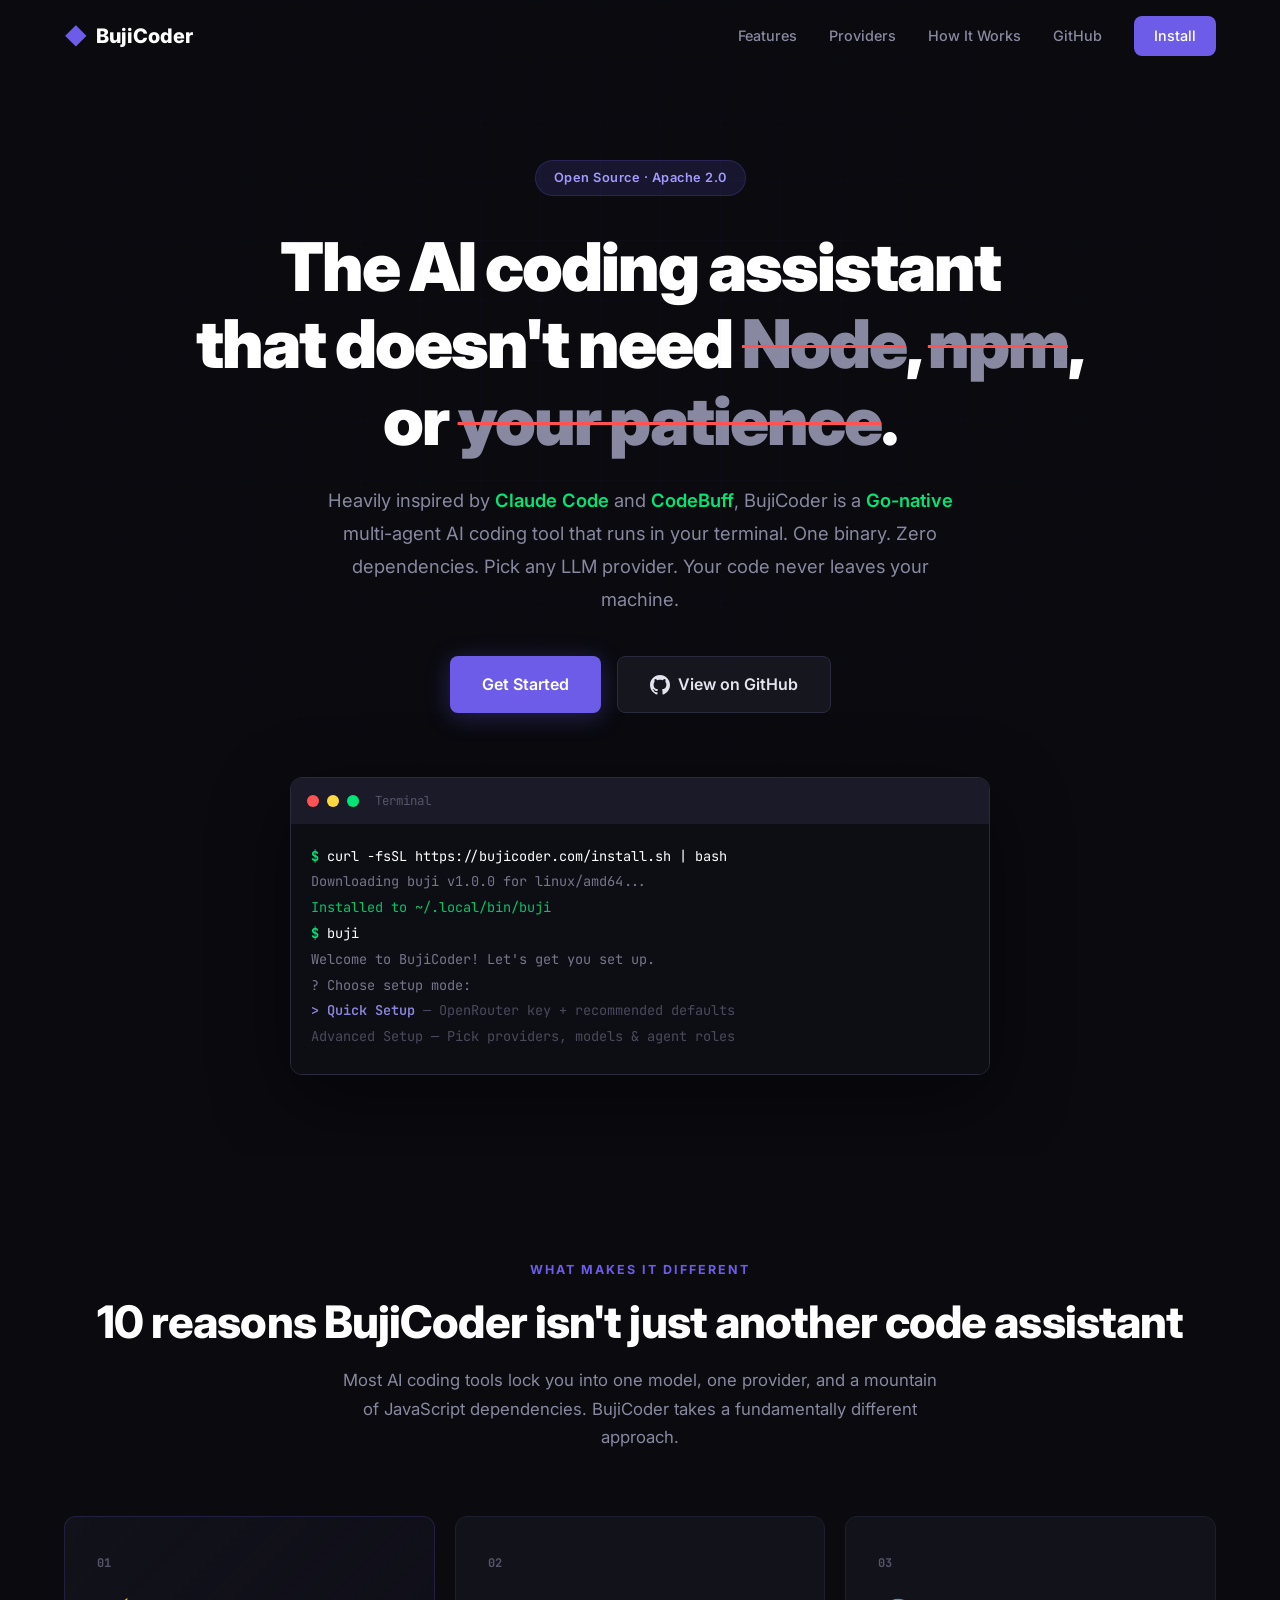
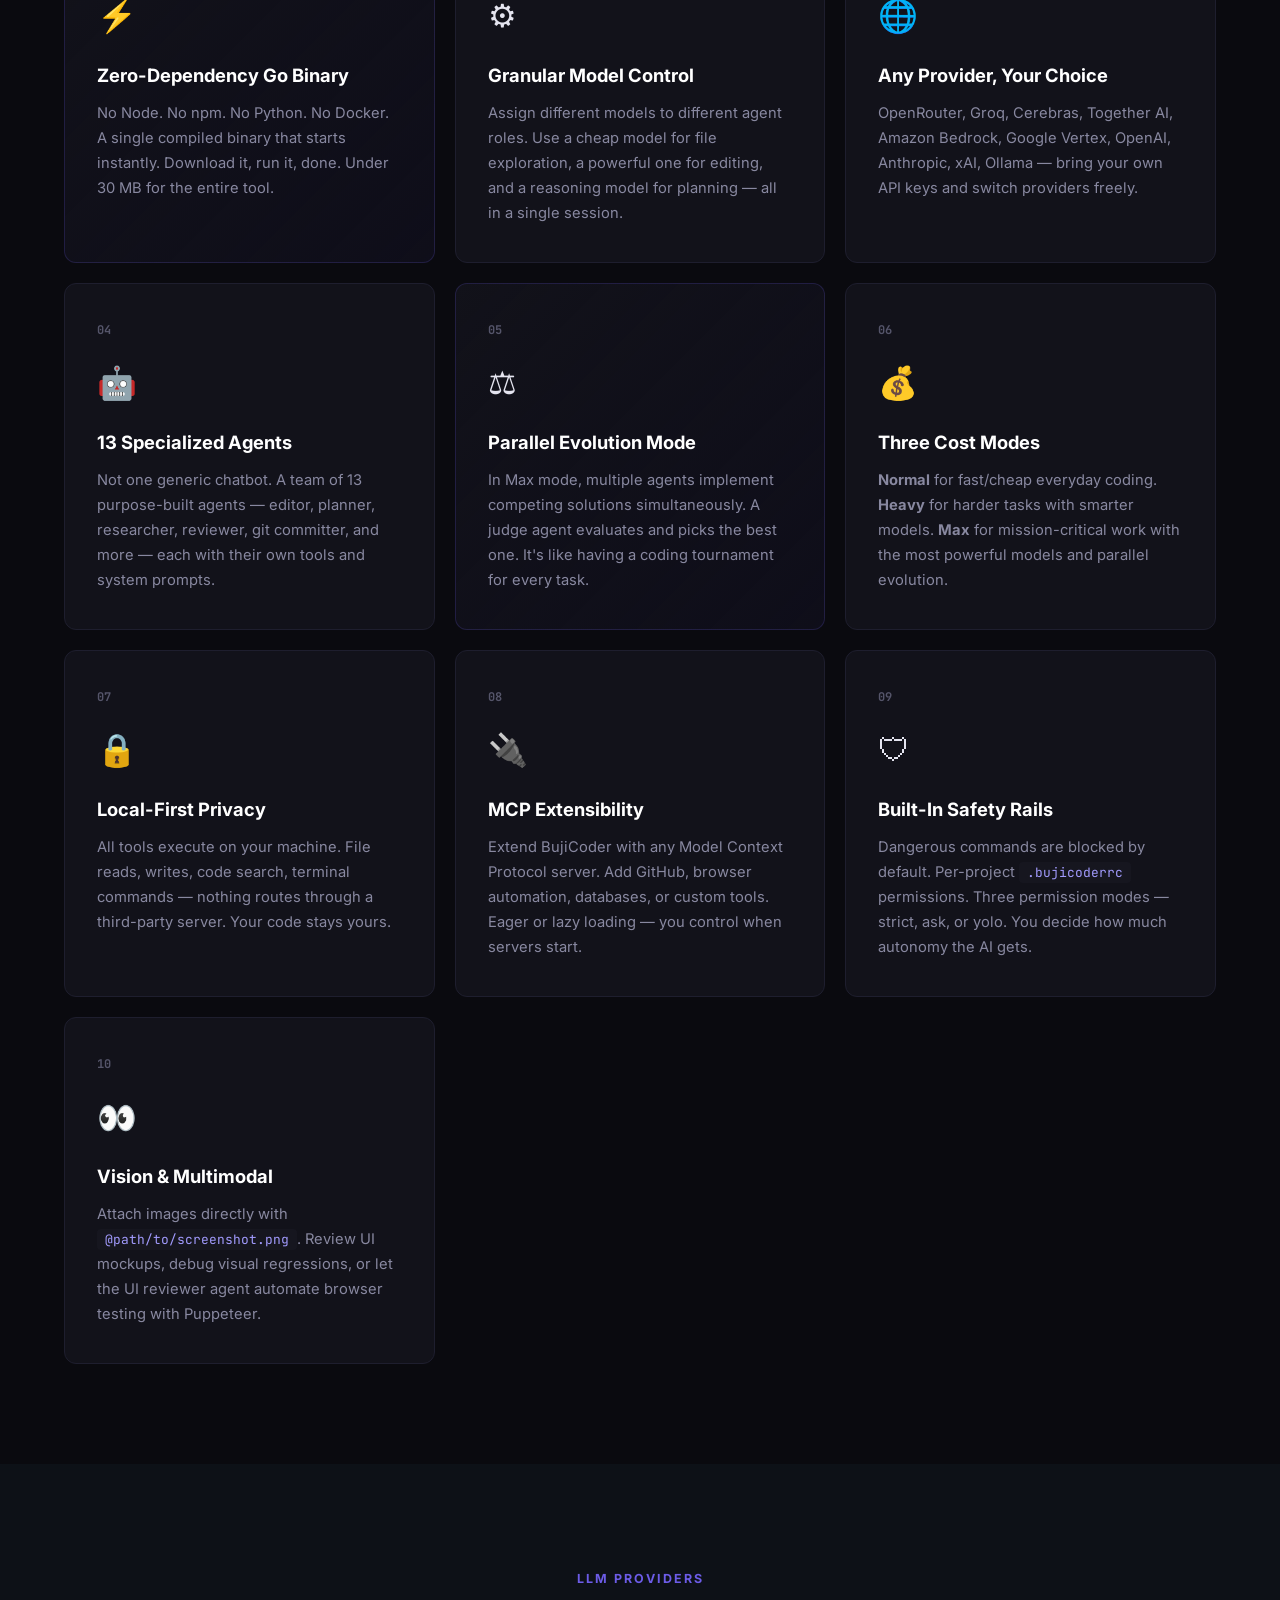
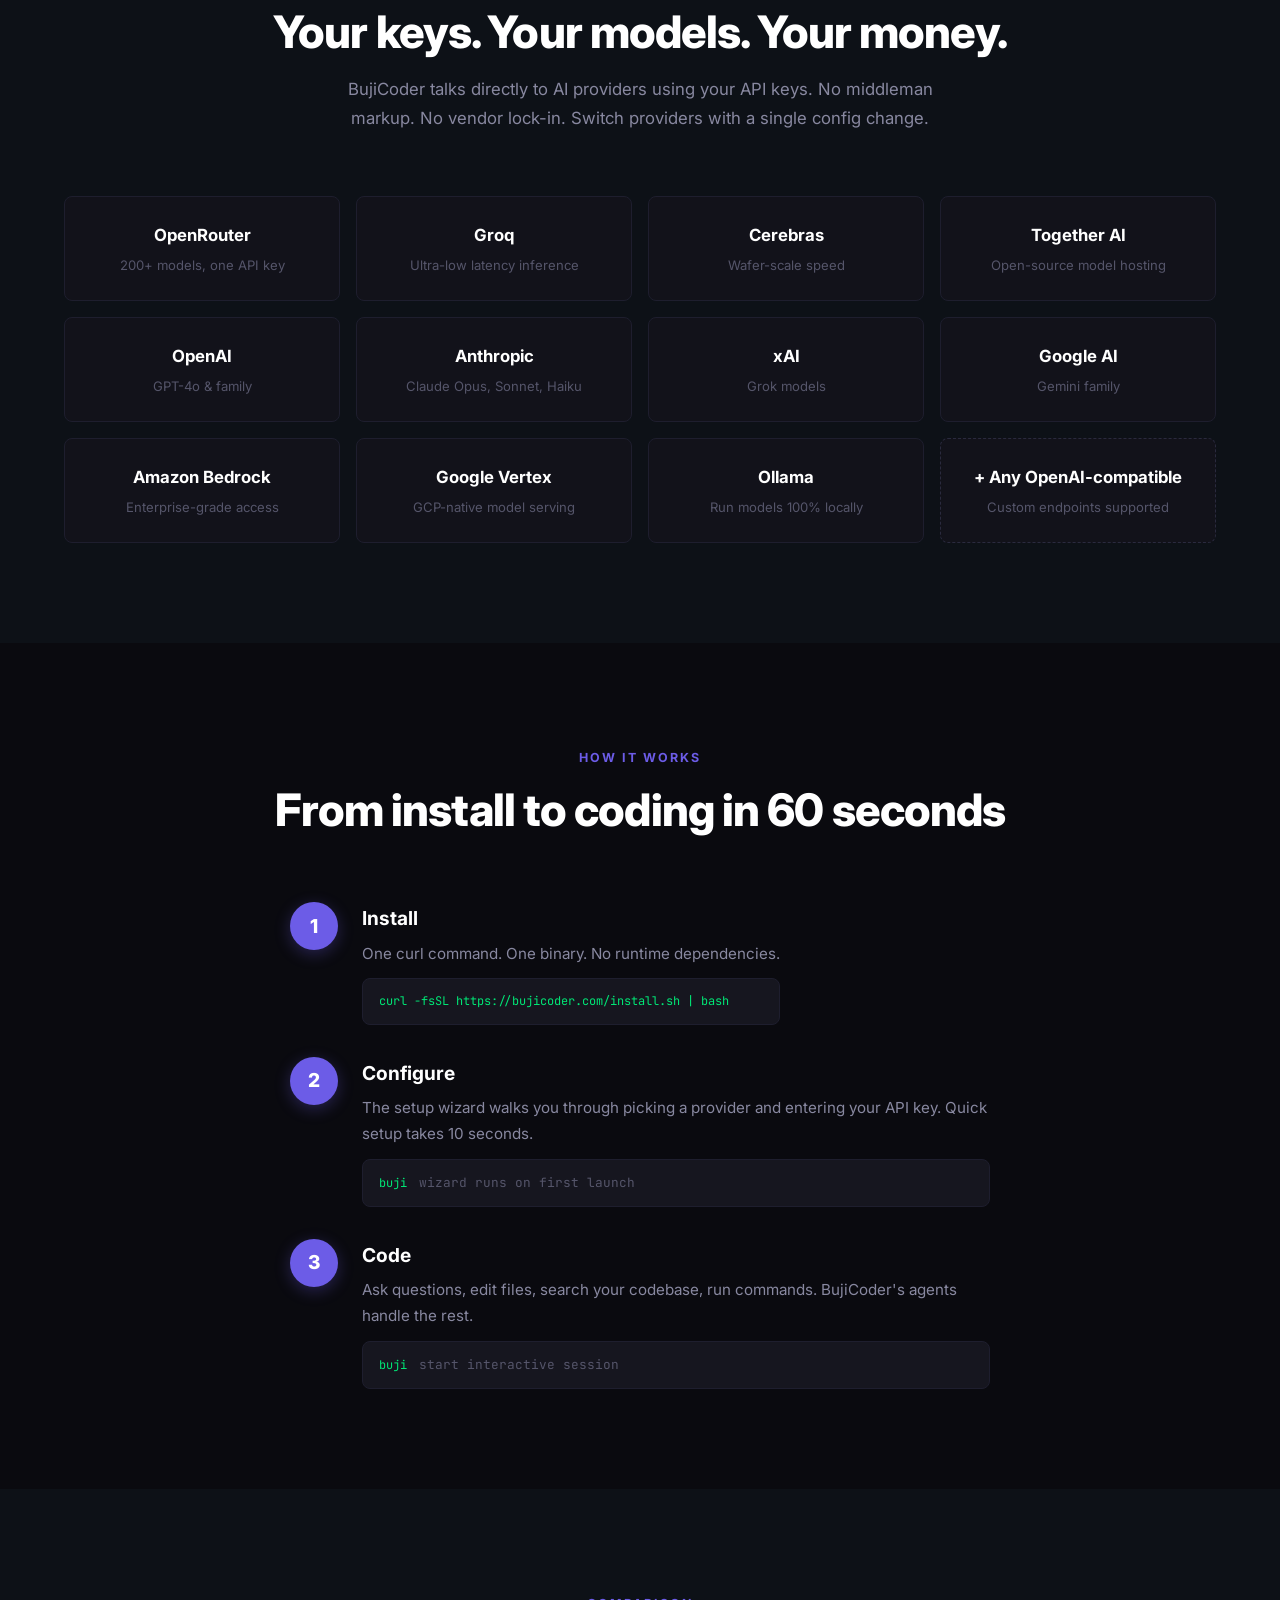
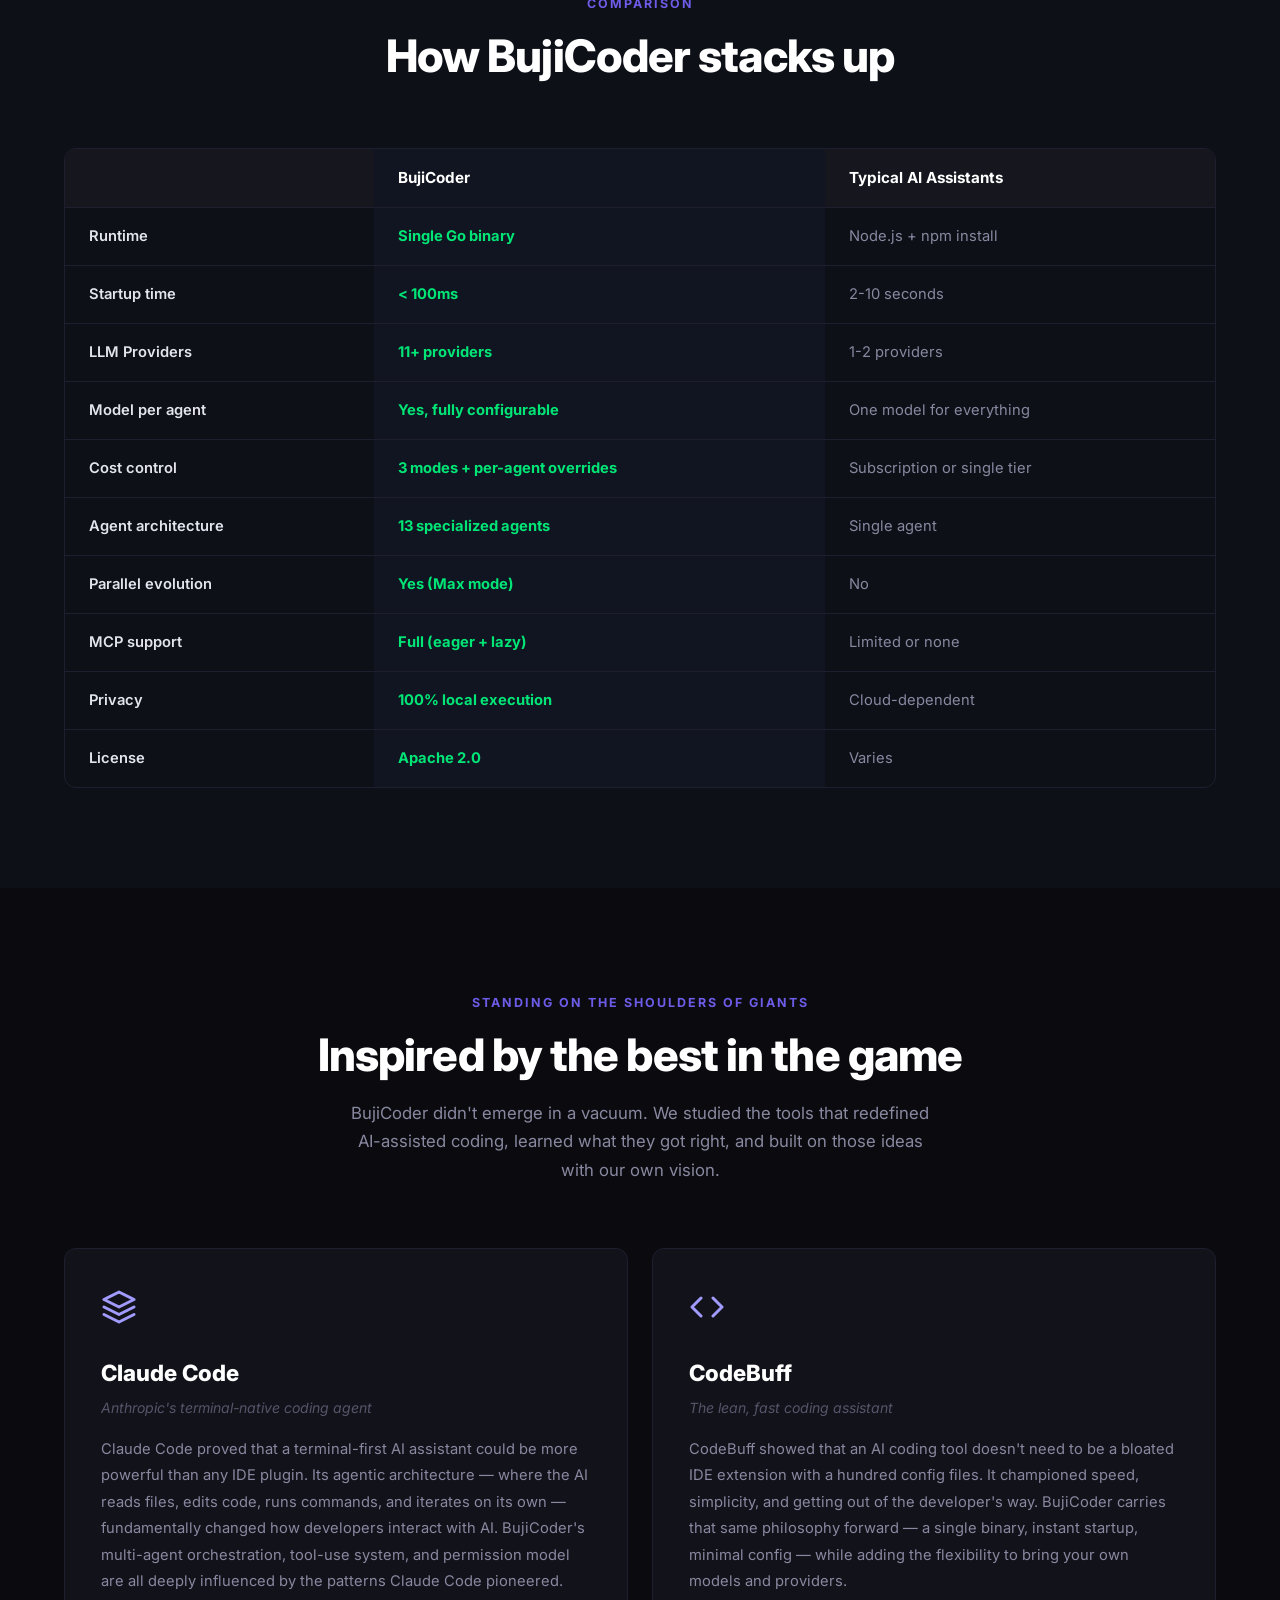
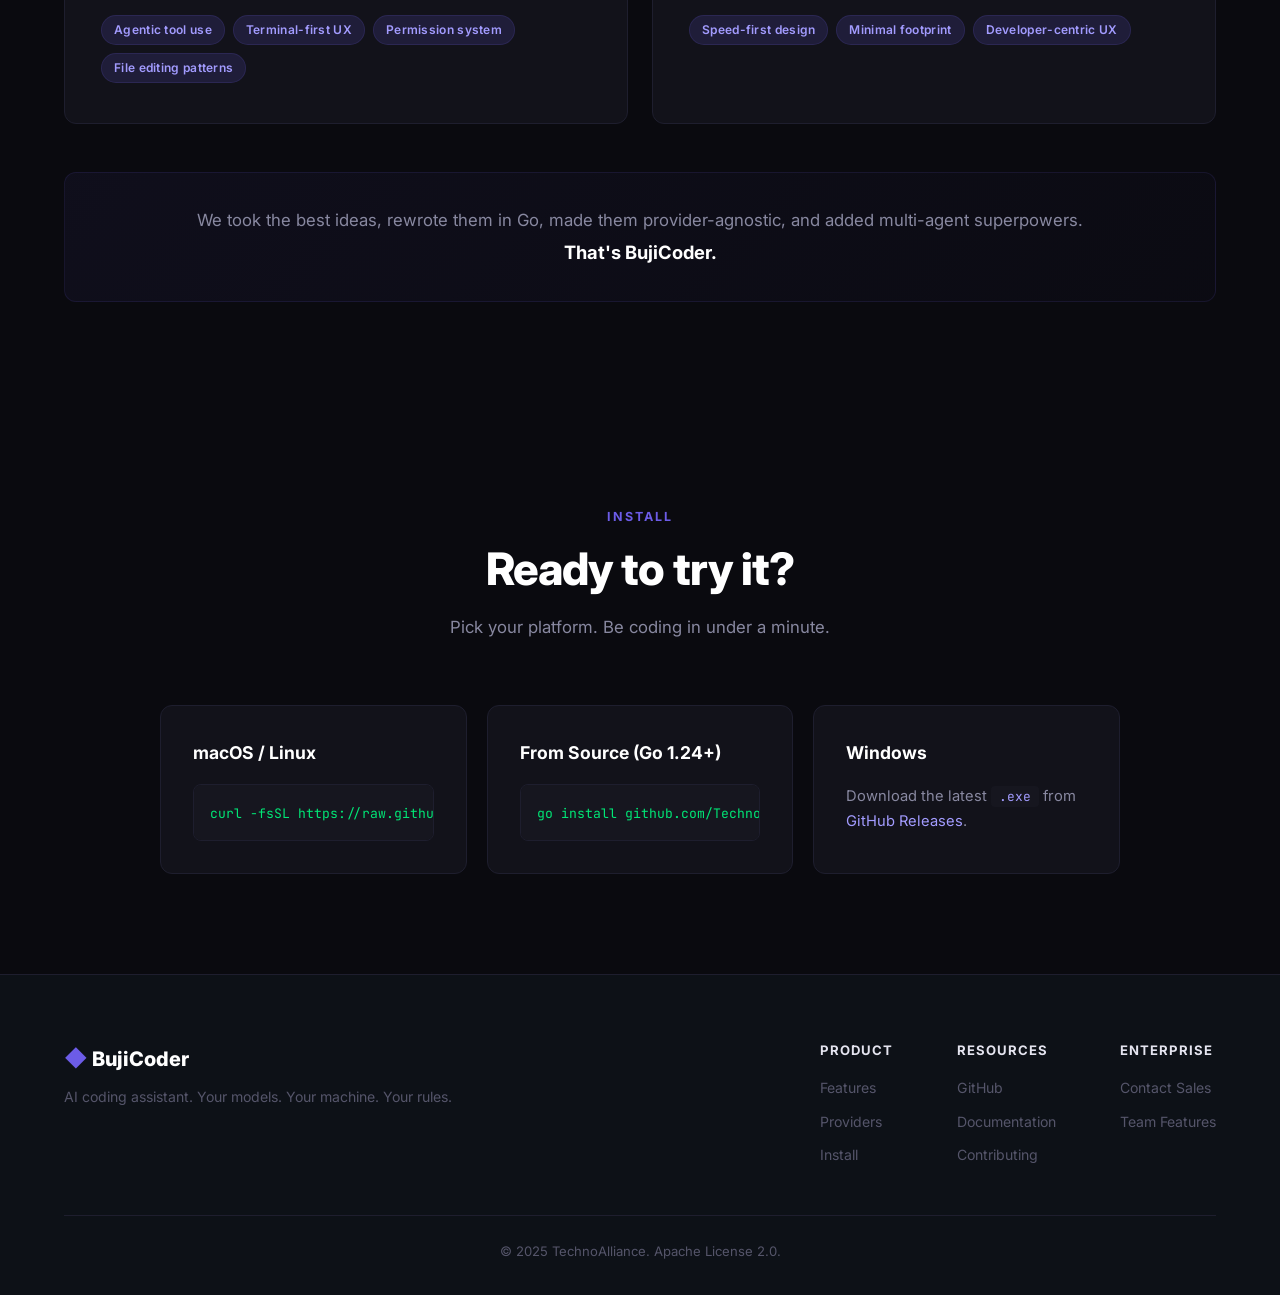
<file: website/index.html>
<!DOCTYPE html>
<html lang="en">
<head>
    <meta charset="UTF-8">
    <meta name="viewport" content="width=device-width, initial-scale=1.0">
    <title>BujiCoder — AI Coding Assistant. Your Models. Your Machine. Your Rules.</title>
    <meta name="description" content="BujiCoder is a blazing-fast, Go-based AI coding assistant that runs in your terminal. No Node. No npm. Choose any LLM provider. Full control over your models and your code.">
    <meta name="keywords" content="AI coding assistant, terminal AI, Go CLI, LLM providers, OpenRouter, Groq, Cerebras, OpenAI, Claude, xAI, code assistant, multi-agent AI">
    <meta property="og:title" content="BujiCoder — AI Coding Assistant. Your Models. Your Machine. Your Rules.">
    <meta property="og:description" content="Blazing-fast Go-based AI coding assistant. No Node/npm. Choose any LLM provider. Full granular control.">
    <meta property="og:type" content="website">
    <meta property="og:url" content="https://bujicoder.com">
    <link rel="stylesheet" href="style.css">
    <link rel="preconnect" href="https://fonts.googleapis.com">
    <link rel="preconnect" href="https://fonts.gstatic.com" crossorigin>
    <link href="https://fonts.googleapis.com/css2?family=Inter:wght@400;500;600;700;800;900&family=JetBrains+Mono:wght@400;500;600;700&display=swap" rel="stylesheet">
</head>
<body>

<!-- Navigation -->
<nav class="nav">
    <div class="nav-inner">
        <a href="#" class="nav-logo">
            <span class="logo-icon">&#9670;</span> BujiCoder
        </a>
        <div class="nav-links">
            <a href="#features">Features</a>
            <a href="#providers">Providers</a>
            <a href="#how-it-works">How It Works</a>
            <a href="https://github.com/TechnoAllianceAE/bujicoder" target="_blank" rel="noopener">GitHub</a>
            <a href="#install" class="nav-cta">Install</a>
        </div>
        <button class="nav-toggle" aria-label="Toggle menu">
            <span></span><span></span><span></span>
        </button>
    </div>
</nav>

<!-- Hero -->
<header class="hero" id="top">
    <div class="hero-bg-grid"></div>
    <div class="container">
        <div class="hero-badge">Open Source &middot; Apache 2.0</div>
        <h1 class="hero-title">
            The AI coding assistant<br>
            that doesn't need <span class="strike">Node</span>,
            <span class="strike">npm</span>,<br>
            or <span class="strike">your patience</span>.
        </h1>
        <p class="hero-subtitle">
            Heavily inspired by <strong class="inspired-inline">Claude Code</strong> and <strong class="inspired-inline">CodeBuff</strong>,
            BujiCoder is a <strong>Go-native</strong> multi-agent AI coding tool that runs in your terminal.
            One binary. Zero dependencies. Pick any LLM provider.
            Your code never leaves your machine.
        </p>
        <div class="hero-actions">
            <a href="#install" class="btn btn-primary">Get Started</a>
            <a href="https://github.com/TechnoAllianceAE/bujicoder" class="btn btn-secondary" target="_blank" rel="noopener">
                <svg width="20" height="20" viewBox="0 0 24 24" fill="currentColor"><path d="M12 0c-6.626 0-12 5.373-12 12 0 5.302 3.438 9.8 8.207 11.387.599.111.793-.261.793-.577v-2.234c-3.338.726-4.033-1.416-4.033-1.416-.546-1.387-1.333-1.756-1.333-1.756-1.089-.745.083-.729.083-.729 1.205.084 1.839 1.237 1.839 1.237 1.07 1.834 2.807 1.304 3.492.997.107-.775.418-1.305.762-1.604-2.665-.305-5.467-1.334-5.467-5.931 0-1.311.469-2.381 1.236-3.221-.124-.303-.535-1.524.117-3.176 0 0 1.008-.322 3.301 1.23.957-.266 1.983-.399 3.003-.404 1.02.005 2.047.138 3.006.404 2.291-1.552 3.297-1.23 3.297-1.23.653 1.653.242 2.874.118 3.176.77.84 1.235 1.911 1.235 3.221 0 4.609-2.807 5.624-5.479 5.921.43.372.823 1.102.823 2.222v3.293c0 .319.192.694.801.576 4.765-1.589 8.199-6.086 8.199-11.386 0-6.627-5.373-12-12-12z"/></svg>
                View on GitHub
            </a>
        </div>
        <div class="hero-terminal">
            <div class="terminal-bar">
                <span class="terminal-dot red"></span>
                <span class="terminal-dot yellow"></span>
                <span class="terminal-dot green"></span>
                <span class="terminal-title">Terminal</span>
            </div>
            <div class="terminal-body">
                <div class="terminal-line"><span class="t-prompt">$</span> <span class="t-cmd">curl -fsSL https://bujicoder.com/install.sh | bash</span></div>
                <div class="terminal-line t-fade"><span class="t-output">Downloading buji v1.0.0 for linux/amd64...</span></div>
                <div class="terminal-line t-fade"><span class="t-success">Installed to ~/.local/bin/buji</span></div>
                <div class="terminal-line"><span class="t-prompt">$</span> <span class="t-cmd">buji</span></div>
                <div class="terminal-line t-fade"><span class="t-output">Welcome to BujiCoder! Let's get you set up.</span></div>
                <div class="terminal-line t-fade"><span class="t-output">? Choose setup mode:</span></div>
                <div class="terminal-line t-fade"><span class="t-accent">  &gt; Quick Setup</span> <span class="t-dim">— OpenRouter key + recommended defaults</span></div>
                <div class="terminal-line t-fade"><span class="t-dim">    Advanced Setup — Pick providers, models &amp; agent roles</span></div>
            </div>
        </div>
    </div>
</header>

<!-- 10 Features -->
<section class="features" id="features">
    <div class="container">
        <div class="section-header">
            <span class="section-label">What makes it different</span>
            <h2 class="section-title">10 reasons BujiCoder isn't just another code assistant</h2>
            <p class="section-desc">Most AI coding tools lock you into one model, one provider, and a mountain of JavaScript dependencies. BujiCoder takes a fundamentally different approach.</p>
        </div>

        <div class="features-grid">

            <div class="feature-card feature-highlight">
                <div class="feature-number">01</div>
                <div class="feature-icon">&#9889;</div>
                <h3>Zero-Dependency Go Binary</h3>
                <p>No Node. No npm. No Python. No Docker. A single compiled binary that starts instantly. Download it, run it, done. Under 30 MB for the entire tool.</p>
            </div>

            <div class="feature-card">
                <div class="feature-number">02</div>
                <div class="feature-icon">&#9881;</div>
                <h3>Granular Model Control</h3>
                <p>Assign different models to different agent roles. Use a cheap model for file exploration, a powerful one for editing, and a reasoning model for planning &mdash; all in a single session.</p>
            </div>

            <div class="feature-card">
                <div class="feature-number">03</div>
                <div class="feature-icon">&#127760;</div>
                <h3>Any Provider, Your Choice</h3>
                <p>OpenRouter, Groq, Cerebras, Together AI, Amazon Bedrock, Google Vertex, OpenAI, Anthropic, xAI, Ollama &mdash; bring your own API keys and switch providers freely.</p>
            </div>

            <div class="feature-card">
                <div class="feature-number">04</div>
                <div class="feature-icon">&#129302;</div>
                <h3>13 Specialized Agents</h3>
                <p>Not one generic chatbot. A team of 13 purpose-built agents &mdash; editor, planner, researcher, reviewer, git committer, and more &mdash; each with their own tools and system prompts.</p>
            </div>

            <div class="feature-card feature-highlight">
                <div class="feature-number">05</div>
                <div class="feature-icon">&#9878;</div>
                <h3>Parallel Evolution Mode</h3>
                <p>In Max mode, multiple agents implement competing solutions simultaneously. A judge agent evaluates and picks the best one. It's like having a coding tournament for every task.</p>
            </div>

            <div class="feature-card">
                <div class="feature-number">06</div>
                <div class="feature-icon">&#128176;</div>
                <h3>Three Cost Modes</h3>
                <p><strong>Normal</strong> for fast/cheap everyday coding. <strong>Heavy</strong> for harder tasks with smarter models. <strong>Max</strong> for mission-critical work with the most powerful models and parallel evolution.</p>
            </div>

            <div class="feature-card">
                <div class="feature-number">07</div>
                <div class="feature-icon">&#128274;</div>
                <h3>Local-First Privacy</h3>
                <p>All tools execute on your machine. File reads, writes, code search, terminal commands &mdash; nothing routes through a third-party server. Your code stays yours.</p>
            </div>

            <div class="feature-card">
                <div class="feature-number">08</div>
                <div class="feature-icon">&#128268;</div>
                <h3>MCP Extensibility</h3>
                <p>Extend BujiCoder with any Model Context Protocol server. Add GitHub, browser automation, databases, or custom tools. Eager or lazy loading &mdash; you control when servers start.</p>
            </div>

            <div class="feature-card">
                <div class="feature-number">09</div>
                <div class="feature-icon">&#128737;</div>
                <h3>Built-In Safety Rails</h3>
                <p>Dangerous commands are blocked by default. Per-project <code>.bujicoderrc</code> permissions. Three permission modes &mdash; strict, ask, or yolo. You decide how much autonomy the AI gets.</p>
            </div>

            <div class="feature-card">
                <div class="feature-number">10</div>
                <div class="feature-icon">&#128064;</div>
                <h3>Vision &amp; Multimodal</h3>
                <p>Attach images directly with <code>@path/to/screenshot.png</code>. Review UI mockups, debug visual regressions, or let the UI reviewer agent automate browser testing with Puppeteer.</p>
            </div>

        </div>
    </div>
</section>

<!-- Providers -->
<section class="providers" id="providers">
    <div class="container">
        <div class="section-header">
            <span class="section-label">LLM Providers</span>
            <h2 class="section-title">Your keys. Your models. Your money.</h2>
            <p class="section-desc">BujiCoder talks directly to AI providers using your API keys. No middleman markup. No vendor lock-in. Switch providers with a single config change.</p>
        </div>

        <div class="providers-grid">
            <div class="provider-card">
                <div class="provider-name">OpenRouter</div>
                <div class="provider-desc">200+ models, one API key</div>
            </div>
            <div class="provider-card">
                <div class="provider-name">Groq</div>
                <div class="provider-desc">Ultra-low latency inference</div>
            </div>
            <div class="provider-card">
                <div class="provider-name">Cerebras</div>
                <div class="provider-desc">Wafer-scale speed</div>
            </div>
            <div class="provider-card">
                <div class="provider-name">Together AI</div>
                <div class="provider-desc">Open-source model hosting</div>
            </div>
            <div class="provider-card">
                <div class="provider-name">OpenAI</div>
                <div class="provider-desc">GPT-4o &amp; family</div>
            </div>
            <div class="provider-card">
                <div class="provider-name">Anthropic</div>
                <div class="provider-desc">Claude Opus, Sonnet, Haiku</div>
            </div>
            <div class="provider-card">
                <div class="provider-name">xAI</div>
                <div class="provider-desc">Grok models</div>
            </div>
            <div class="provider-card">
                <div class="provider-name">Google AI</div>
                <div class="provider-desc">Gemini family</div>
            </div>
            <div class="provider-card">
                <div class="provider-name">Amazon Bedrock</div>
                <div class="provider-desc">Enterprise-grade access</div>
            </div>
            <div class="provider-card">
                <div class="provider-name">Google Vertex</div>
                <div class="provider-desc">GCP-native model serving</div>
            </div>
            <div class="provider-card">
                <div class="provider-name">Ollama</div>
                <div class="provider-desc">Run models 100% locally</div>
            </div>
            <div class="provider-card provider-card-add">
                <div class="provider-name">+ Any OpenAI-compatible</div>
                <div class="provider-desc">Custom endpoints supported</div>
            </div>
        </div>
    </div>
</section>

<!-- How It Works -->
<section class="how-it-works" id="how-it-works">
    <div class="container">
        <div class="section-header">
            <span class="section-label">How it works</span>
            <h2 class="section-title">From install to coding in 60 seconds</h2>
        </div>

        <div class="steps">
            <div class="step">
                <div class="step-number">1</div>
                <div class="step-content">
                    <h3>Install</h3>
                    <p>One curl command. One binary. No runtime dependencies.</p>
                    <div class="step-code">
                        <code>curl -fsSL https://bujicoder.com/install.sh | bash</code>
                    </div>
                </div>
            </div>
            <div class="step">
                <div class="step-number">2</div>
                <div class="step-content">
                    <h3>Configure</h3>
                    <p>The setup wizard walks you through picking a provider and entering your API key. Quick setup takes 10 seconds.</p>
                    <div class="step-code">
                        <code>buji</code> <span class="step-note">wizard runs on first launch</span>
                    </div>
                </div>
            </div>
            <div class="step">
                <div class="step-number">3</div>
                <div class="step-content">
                    <h3>Code</h3>
                    <p>Ask questions, edit files, search your codebase, run commands. BujiCoder's agents handle the rest.</p>
                    <div class="step-code">
                        <code>buji</code> <span class="step-note">start interactive session</span>
                    </div>
                </div>
            </div>
        </div>
    </div>
</section>

<!-- Comparison -->
<section class="comparison">
    <div class="container">
        <div class="section-header">
            <span class="section-label">Comparison</span>
            <h2 class="section-title">How BujiCoder stacks up</h2>
        </div>

        <div class="table-wrapper">
            <table class="comparison-table">
                <thead>
                    <tr>
                        <th></th>
                        <th class="highlight-col">BujiCoder</th>
                        <th>Typical AI Assistants</th>
                    </tr>
                </thead>
                <tbody>
                    <tr>
                        <td>Runtime</td>
                        <td class="highlight-col"><strong>Single Go binary</strong></td>
                        <td>Node.js + npm install</td>
                    </tr>
                    <tr>
                        <td>Startup time</td>
                        <td class="highlight-col"><strong>&lt; 100ms</strong></td>
                        <td>2-10 seconds</td>
                    </tr>
                    <tr>
                        <td>LLM Providers</td>
                        <td class="highlight-col"><strong>11+ providers</strong></td>
                        <td>1-2 providers</td>
                    </tr>
                    <tr>
                        <td>Model per agent</td>
                        <td class="highlight-col"><strong>Yes, fully configurable</strong></td>
                        <td>One model for everything</td>
                    </tr>
                    <tr>
                        <td>Cost control</td>
                        <td class="highlight-col"><strong>3 modes + per-agent overrides</strong></td>
                        <td>Subscription or single tier</td>
                    </tr>
                    <tr>
                        <td>Agent architecture</td>
                        <td class="highlight-col"><strong>13 specialized agents</strong></td>
                        <td>Single agent</td>
                    </tr>
                    <tr>
                        <td>Parallel evolution</td>
                        <td class="highlight-col"><strong>Yes (Max mode)</strong></td>
                        <td>No</td>
                    </tr>
                    <tr>
                        <td>MCP support</td>
                        <td class="highlight-col"><strong>Full (eager + lazy)</strong></td>
                        <td>Limited or none</td>
                    </tr>
                    <tr>
                        <td>Privacy</td>
                        <td class="highlight-col"><strong>100% local execution</strong></td>
                        <td>Cloud-dependent</td>
                    </tr>
                    <tr>
                        <td>License</td>
                        <td class="highlight-col"><strong>Apache 2.0</strong></td>
                        <td>Varies</td>
                    </tr>
                </tbody>
            </table>
        </div>
    </div>
</section>

<!-- Inspired By -->
<section class="inspired-by" id="inspired-by">
    <div class="container">
        <div class="section-header">
            <span class="section-label">Standing on the shoulders of giants</span>
            <h2 class="section-title">Inspired by the best in the game</h2>
            <p class="section-desc">BujiCoder didn't emerge in a vacuum. We studied the tools that redefined AI-assisted coding, learned what they got right, and built on those ideas with our own vision.</p>
        </div>

        <div class="inspired-grid">
            <div class="inspired-card">
                <div class="inspired-logo">
                    <svg width="36" height="36" viewBox="0 0 24 24" fill="none" stroke="currentColor" stroke-width="2" stroke-linecap="round" stroke-linejoin="round"><path d="M12 2L2 7l10 5 10-5-10-5z"/><path d="M2 17l10 5 10-5"/><path d="M2 12l10 5 10-5"/></svg>
                </div>
                <h3>Claude Code</h3>
                <p class="inspired-tagline">Anthropic's terminal-native coding agent</p>
                <p class="inspired-desc">Claude Code proved that a terminal-first AI assistant could be more powerful than any IDE plugin. Its agentic architecture &mdash; where the AI reads files, edits code, runs commands, and iterates on its own &mdash; fundamentally changed how developers interact with AI. BujiCoder's multi-agent orchestration, tool-use system, and permission model are all deeply influenced by the patterns Claude Code pioneered.</p>
                <div class="inspired-lessons">
                    <span class="lesson-tag">Agentic tool use</span>
                    <span class="lesson-tag">Terminal-first UX</span>
                    <span class="lesson-tag">Permission system</span>
                    <span class="lesson-tag">File editing patterns</span>
                </div>
            </div>

            <div class="inspired-card">
                <div class="inspired-logo">
                    <svg width="36" height="36" viewBox="0 0 24 24" fill="none" stroke="currentColor" stroke-width="2" stroke-linecap="round" stroke-linejoin="round"><polyline points="16 18 22 12 16 6"/><polyline points="8 6 2 12 8 18"/></svg>
                </div>
                <h3>CodeBuff</h3>
                <p class="inspired-tagline">The lean, fast coding assistant</p>
                <p class="inspired-desc">CodeBuff showed that an AI coding tool doesn't need to be a bloated IDE extension with a hundred config files. It championed speed, simplicity, and getting out of the developer's way. BujiCoder carries that same philosophy forward &mdash; a single binary, instant startup, minimal config &mdash; while adding the flexibility to bring your own models and providers.</p>
                <div class="inspired-lessons">
                    <span class="lesson-tag">Speed-first design</span>
                    <span class="lesson-tag">Minimal footprint</span>
                    <span class="lesson-tag">Developer-centric UX</span>
                </div>
            </div>
        </div>

        <div class="inspired-cta">
            <p>We took the best ideas, rewrote them in Go, made them provider-agnostic, and added multi-agent superpowers.<br><strong>That's BujiCoder.</strong></p>
        </div>
    </div>
</section>

<!-- Install -->
<section class="install" id="install">
    <div class="container">
        <div class="section-header">
            <span class="section-label">Install</span>
            <h2 class="section-title">Ready to try it?</h2>
            <p class="section-desc">Pick your platform. Be coding in under a minute.</p>
        </div>

        <div class="install-options">
            <div class="install-card">
                <h3>macOS / Linux</h3>
                <div class="install-code">
                    <code>curl -fsSL https://raw.githubusercontent.com/TechnoAllianceAE/bujicoder/main/scripts/install.sh | bash</code>
                </div>
            </div>
            <div class="install-card">
                <h3>From Source (Go 1.24+)</h3>
                <div class="install-code">
                    <code>go install github.com/TechnoAllianceAE/bujicoder/cli/cmd/buji@latest</code>
                </div>
            </div>
            <div class="install-card">
                <h3>Windows</h3>
                <p>Download the latest <code>.exe</code> from <a href="https://github.com/TechnoAllianceAE/bujicoder/releases" target="_blank" rel="noopener">GitHub Releases</a>.</p>
            </div>
        </div>
    </div>
</section>

<!-- Footer -->
<footer class="footer">
    <div class="container">
        <div class="footer-inner">
            <div class="footer-brand">
                <span class="logo-icon">&#9670;</span> BujiCoder
                <p class="footer-tagline">AI coding assistant. Your models. Your machine. Your rules.</p>
            </div>
            <div class="footer-links">
                <div class="footer-col">
                    <h4>Product</h4>
                    <a href="#features">Features</a>
                    <a href="#providers">Providers</a>
                    <a href="#install">Install</a>
                </div>
                <div class="footer-col">
                    <h4>Resources</h4>
                    <a href="https://github.com/TechnoAllianceAE/bujicoder" target="_blank" rel="noopener">GitHub</a>
                    <a href="https://github.com/TechnoAllianceAE/bujicoder/blob/main/docs/CONFIGURATION.md" target="_blank" rel="noopener">Documentation</a>
                    <a href="https://github.com/TechnoAllianceAE/bujicoder/blob/main/CONTRIBUTING.md" target="_blank" rel="noopener">Contributing</a>
                </div>
                <div class="footer-col">
                    <h4>Enterprise</h4>
                    <a href="mailto:hello@bujicoder.com">Contact Sales</a>
                    <a href="#">Team Features</a>
                </div>
            </div>
        </div>
        <div class="footer-bottom">
            <p>&copy; 2025 TechnoAlliance. Apache License 2.0.</p>
        </div>
    </div>
</footer>

<script>
// Mobile nav toggle
document.querySelector('.nav-toggle').addEventListener('click', function() {
    document.querySelector('.nav-links').classList.toggle('open');
    this.classList.toggle('active');
});

// Smooth scroll
document.querySelectorAll('a[href^="#"]').forEach(anchor => {
    anchor.addEventListener('click', function(e) {
        const target = document.querySelector(this.getAttribute('href'));
        if (target) {
            e.preventDefault();
            target.scrollIntoView({ behavior: 'smooth', block: 'start' });
            document.querySelector('.nav-links').classList.remove('open');
            document.querySelector('.nav-toggle').classList.remove('active');
        }
    });
});

// Nav background on scroll
window.addEventListener('scroll', () => {
    document.querySelector('.nav').classList.toggle('scrolled', window.scrollY > 40);
});

// Intersection Observer for fade-in animations
const observer = new IntersectionObserver((entries) => {
    entries.forEach(entry => {
        if (entry.isIntersecting) {
            entry.target.classList.add('visible');
        }
    });
}, { threshold: 0.1, rootMargin: '0px 0px -50px 0px' });

document.querySelectorAll('.feature-card, .provider-card, .step, .install-card').forEach(el => {
    observer.observe(el);
});
</script>

</body>
</html>
</file>
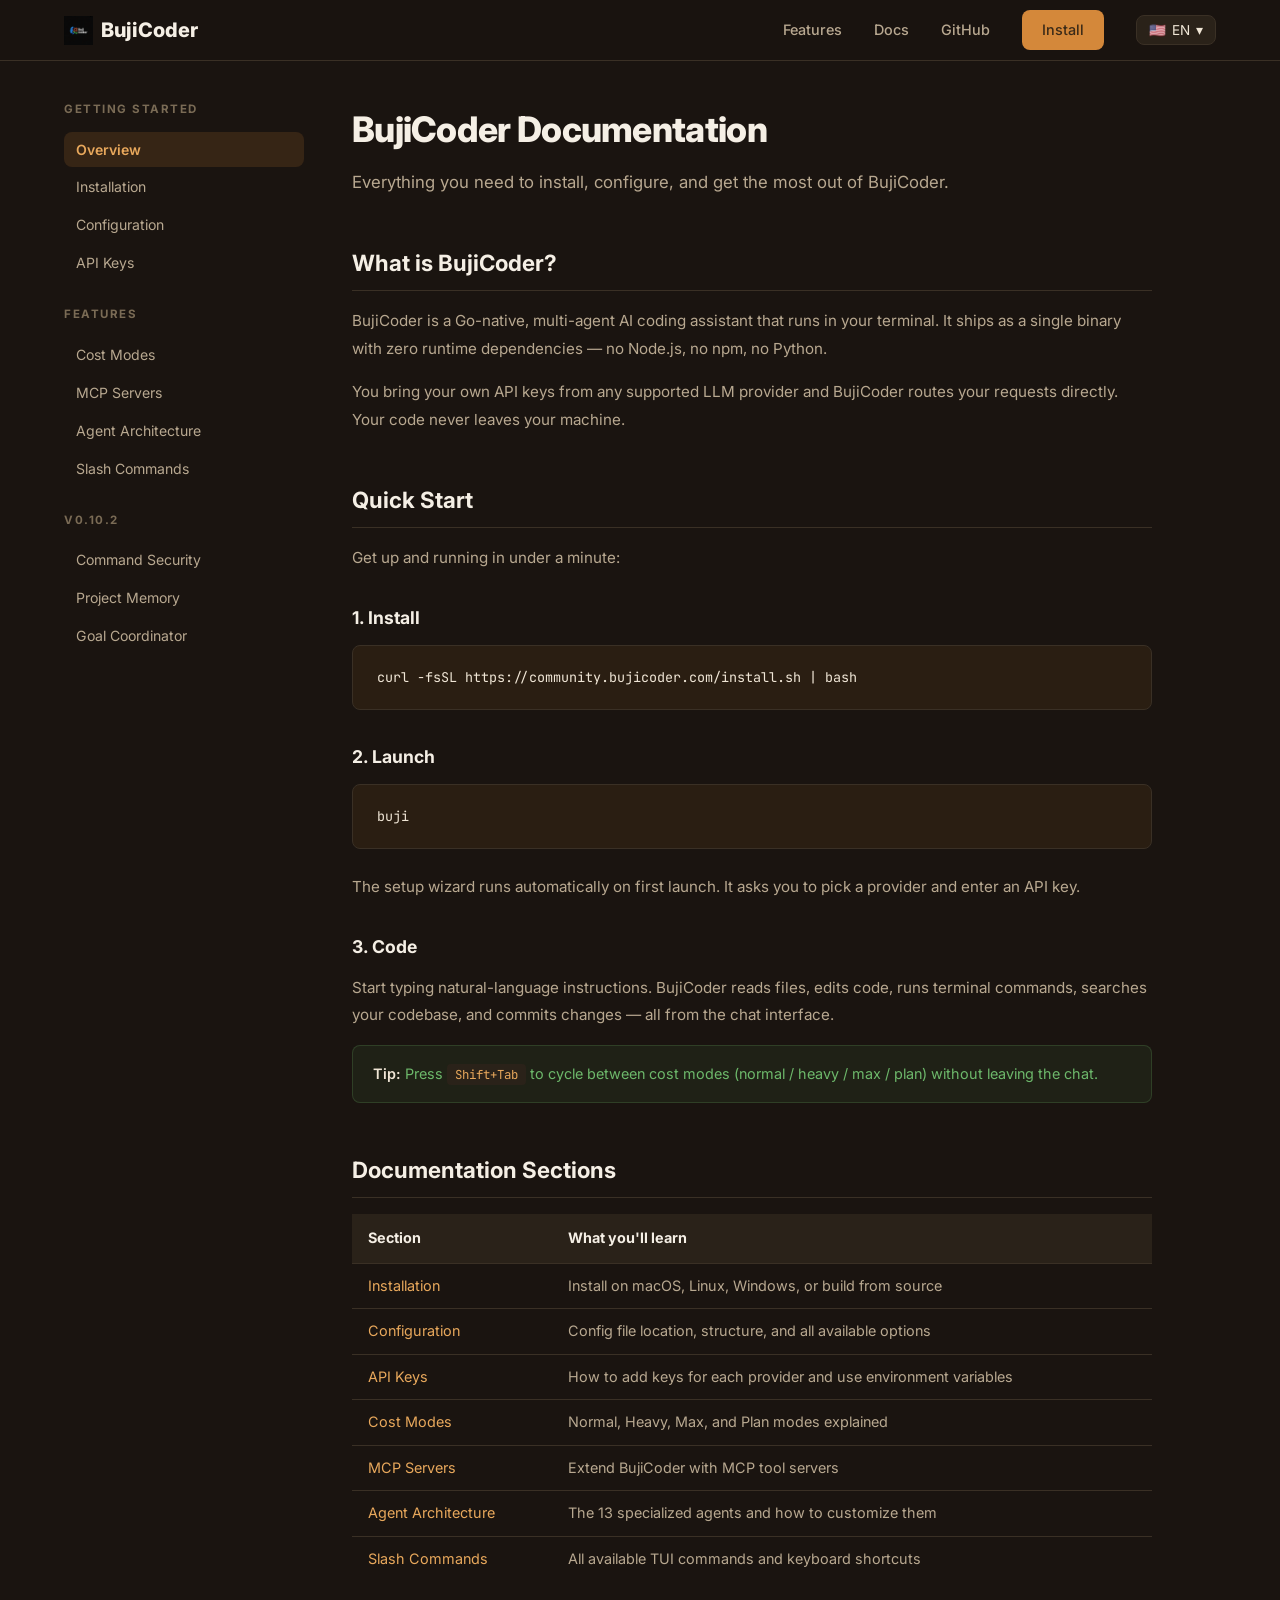
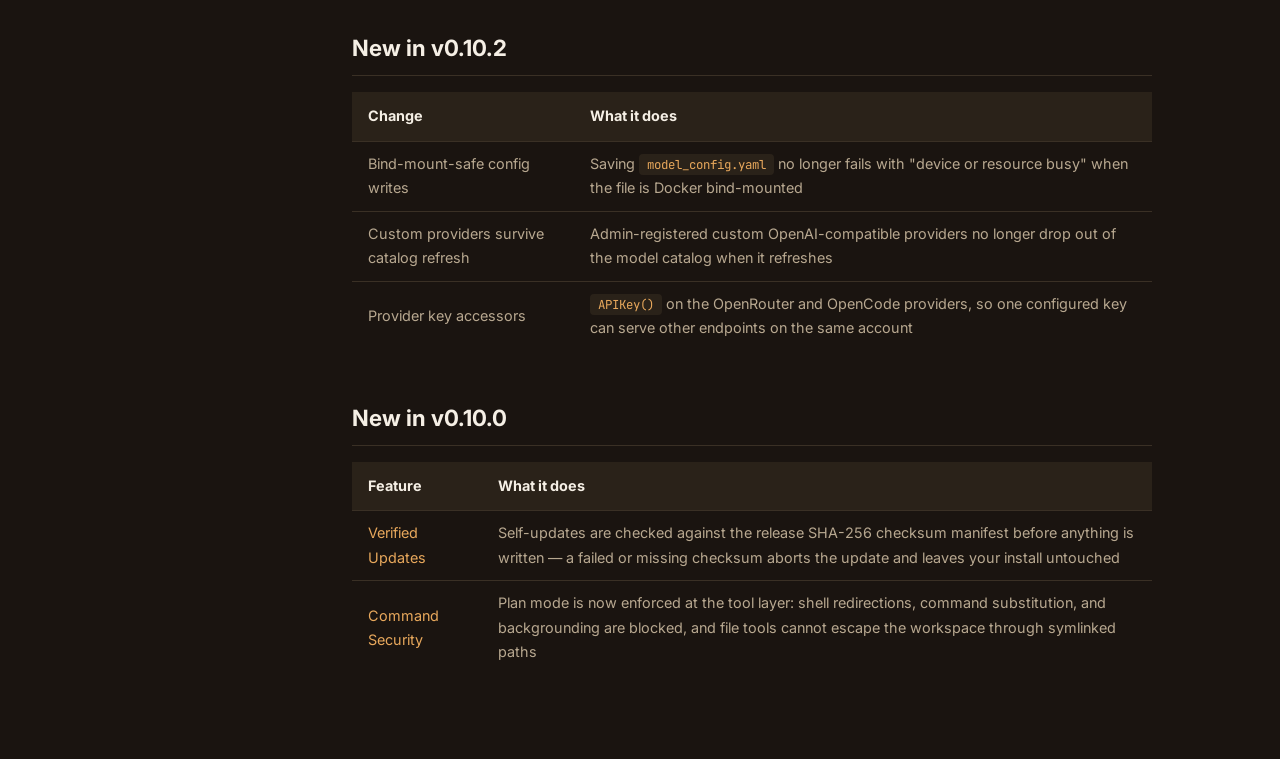
<file: docs/docs/index.html>
<!DOCTYPE html>
<html lang="en" dir="ltr">
<head>
    <meta charset="UTF-8">
    <meta name="viewport" content="width=device-width, initial-scale=1.0">
    <title>Documentation — BujiCoder</title>
    <meta name="description" content="BujiCoder developer documentation. Installation, configuration, API keys, MCP servers, and more.">
    <link rel="stylesheet" href="../style.css">
    <link rel="stylesheet" href="docs.css">
    <link rel="preconnect" href="https://fonts.googleapis.com">
    <link rel="preconnect" href="https://fonts.gstatic.com" crossorigin>
    <link href="https://fonts.googleapis.com/css2?family=Inter:wght@400;500;600;700;800;900&family=JetBrains+Mono:wght@400;500;600;700&family=Noto+Sans+Arabic:wght@400;600;700&family=Noto+Sans+SC:wght@400;600;700&family=Noto+Sans+JP:wght@400;600;700&family=Noto+Sans+Devanagari:wght@400;600;700&display=swap" rel="stylesheet">
</head>
<body>

<nav class="nav scrolled">
    <div class="nav-inner">
        <a href="../" class="nav-logo">
            <img src="../logo.svg" alt="BujiCoder Logo" class="logo-image"> BujiCoder
        </a>
        <div class="nav-links">
            <a href="../#features">Features</a>
            <a href="./">Docs</a>
            <a href="https://github.com/TechnoAllianceAE/bujicoder" target="_blank" rel="noopener">GitHub</a>
            <a href="../#install" class="nav-cta">Install</a>
            <!-- Language Switcher -->
            <div class="lang-switcher">
                <button class="lang-switcher-btn" id="langBtn" aria-label="Switch language">
                    <span id="langFlag">🇺🇸</span> <span id="langName">EN</span> ▾
                </button>
                <div class="lang-dropdown" id="langDrop">
                    <a href="#" data-lang="en" class="active"><span class="lang-flag">🇺🇸</span> English</a>
                    <a href="#" data-lang="jp"><span class="lang-flag">🇯🇵</span> 日本語</a>
                    <a href="#" data-lang="cn"><span class="lang-flag">🇨🇳</span> 中文</a>
                    <a href="#" data-lang="hi"><span class="lang-flag">🇮🇳</span> हिन्दी</a>
                    <a href="#" data-lang="sa"><span class="lang-flag">🇸🇦</span> العربية</a>
                </div>
            </div>
        </div>
        <button class="nav-toggle" aria-label="Toggle menu">
            <span></span><span></span><span></span>
        </button>
    </div>
</nav>

<div class="docs-layout">
    <aside class="docs-sidebar">
        <h3 data-i18n="sidebar.gettingStarted">Getting Started</h3>
        <a href="./" class="active" data-i18n="sidebar.overview">Overview</a>
        <a href="installation.html" data-i18n="sidebar.installation">Installation</a>
        <a href="configuration.html" data-i18n="sidebar.configuration">Configuration</a>
        <a href="api-keys.html" data-i18n="sidebar.apiKeys">API Keys</a>
        <h3 data-i18n="sidebar.features">Features</h3>
        <a href="modes.html" data-i18n="sidebar.costModes">Cost Modes</a>
        <a href="mcp-servers.html" data-i18n="sidebar.mcpServers">MCP Servers</a>
        <a href="agents.html" data-i18n="sidebar.agents">Agent Architecture</a>
        <a href="commands.html" data-i18n="sidebar.commands">Slash Commands</a>
        <h3 data-i18n="sidebar.whatsNew">v0.10.2</h3>
        <a href="security.html" data-i18n="sidebar.security">Command Security</a>
        <a href="memory.html" data-i18n="sidebar.memory">Project Memory</a>
        <a href="coordinator.html" data-i18n="sidebar.coordinator">Goal Coordinator</a>
    </aside>

    <main class="docs-content">
        <h1 data-i18n="docs.title">BujiCoder Documentation</h1>
        <p class="docs-subtitle" data-i18n="docs.subtitle">Everything you need to install, configure, and get the most out of BujiCoder.</p>

        <h2 data-i18n="docs.whatIsTitle">What is BujiCoder?</h2>
        <p data-i18n="docs.whatIs1">BujiCoder is a Go-native, multi-agent AI coding assistant that runs in your terminal. It ships as a single binary with zero runtime dependencies — no Node.js, no npm, no Python.</p>
        <p data-i18n="docs.whatIs2">You bring your own API keys from any supported LLM provider and BujiCoder routes your requests directly. Your code never leaves your machine.</p>

        <h2 data-i18n="docs.quickStartTitle">Quick Start</h2>
        <p data-i18n="docs.quickStartDesc">Get up and running in under a minute:</p>

        <h3 data-i18n="docs.step1Title">1. Install</h3>
<pre><code>curl -fsSL https://community.bujicoder.com/install.sh | bash</code></pre>

        <h3 data-i18n="docs.step2Title">2. Launch</h3>
<pre><code>buji</code></pre>
        <p data-i18n="docs.step2Desc">The setup wizard runs automatically on first launch. It asks you to pick a provider and enter an API key.</p>

        <h3 data-i18n="docs.step3Title">3. Code</h3>
        <p data-i18n="docs.step3Desc">Start typing natural-language instructions. BujiCoder reads files, edits code, runs terminal commands, searches your codebase, and commits changes — all from the chat interface.</p>

        <div class="docs-callout tip">
            <strong data-i18n="docs.tipLabel">Tip:</strong> <span data-i18n="docs.tipText">Press <code>Shift+Tab</code> to cycle between cost modes (normal / heavy / max / plan) without leaving the chat.</span>
        </div>

        <h2 data-i18n="docs.sectionsTitle">Documentation Sections</h2>
        <table>
            <thead>
                <tr><th data-i18n="docs.tableSection">Section</th><th data-i18n="docs.tableDesc">What you'll learn</th></tr>
            </thead>
            <tbody>
                <tr><td><a href="installation.html" data-i18n="docs.installLink">Installation</a></td><td data-i18n="docs.installDesc">Install on macOS, Linux, Windows, or build from source</td></tr>
                <tr><td><a href="configuration.html" data-i18n="docs.configLink">Configuration</a></td><td data-i18n="docs.configDesc">Config file location, structure, and all available options</td></tr>
                <tr><td><a href="api-keys.html" data-i18n="docs.apiLink">API Keys</a></td><td data-i18n="docs.apiDesc">How to add keys for each provider and use environment variables</td></tr>
                <tr><td><a href="modes.html" data-i18n="docs.modesLink">Cost Modes</a></td><td data-i18n="docs.modesDesc">Normal, Heavy, Max, and Plan modes explained</td></tr>
                <tr><td><a href="mcp-servers.html" data-i18n="docs.mcpLink">MCP Servers</a></td><td data-i18n="docs.mcpDesc">Extend BujiCoder with MCP tool servers</td></tr>
                <tr><td><a href="agents.html" data-i18n="docs.agentsLink">Agent Architecture</a></td><td data-i18n="docs.agentsDesc">The 13 specialized agents and how to customize them</td></tr>
                <tr><td><a href="commands.html" data-i18n="docs.commandsLink">Slash Commands</a></td><td data-i18n="docs.commandsDesc">All available TUI commands and keyboard shortcuts</td></tr>
            </tbody>
        </table>

        <h2>New in v0.10.2</h2>
        <table>
            <thead>
                <tr><th>Change</th><th>What it does</th></tr>
            </thead>
            <tbody>
                <tr><td>Bind-mount-safe config writes</td><td>Saving <code>model_config.yaml</code> no longer fails with "device or resource busy" when the file is Docker bind-mounted</td></tr>
                <tr><td>Custom providers survive catalog refresh</td><td>Admin-registered custom OpenAI-compatible providers no longer drop out of the model catalog when it refreshes</td></tr>
                <tr><td>Provider key accessors</td><td><code>APIKey()</code> on the OpenRouter and OpenCode providers, so one configured key can serve other endpoints on the same account</td></tr>
            </tbody>
        </table>

        <h2 data-i18n="docs.newTitle">New in v0.10.0</h2>
        <table>
            <thead>
                <tr><th data-i18n="docs.tableFeature">Feature</th><th data-i18n="docs.tableFeatureDesc">What it does</th></tr>
            </thead>
            <tbody>
                <tr><td><a href="installation.html" data-i18n="docs.updatesLink">Verified Updates</a></td><td data-i18n="docs.updatesDesc">Self-updates are checked against the release SHA-256 checksum manifest before anything is written — a failed or missing checksum aborts the update and leaves your install untouched</td></tr>
                <tr><td><a href="security.html" data-i18n="docs.securityLink">Command Security</a></td><td data-i18n="docs.securityDesc">Plan mode is now enforced at the tool layer: shell redirections, command substitution, and backgrounding are blocked, and file tools cannot escape the workspace through symlinked paths</td></tr>
            </tbody>
        </table>
    </main>
</div>

<script>
// ===== Docs i18n Translations =====
const docsTranslations = {
  en: {
    sidebar: { gettingStarted: "Getting Started", overview: "Overview", installation: "Installation", configuration: "Configuration", apiKeys: "API Keys", features: "Features", costModes: "Cost Modes", mcpServers: "MCP Servers", agents: "Agent Architecture", commands: "Slash Commands", whatsNew: "v0.10.2", security: "Command Security", memory: "Project Memory", coordinator: "Goal Coordinator" },
    docs: { title: "BujiCoder Documentation", subtitle: "Everything you need to install, configure, and get the most out of BujiCoder.", whatIsTitle: "What is BujiCoder?", whatIs1: "BujiCoder is a Go-native, multi-agent AI coding assistant that runs in your terminal. It ships as a single binary with zero runtime dependencies — no Node.js, no npm, no Python.", whatIs2: "You bring your own API keys from any supported LLM provider and BujiCoder routes your requests directly. Your code never leaves your machine.", quickStartTitle: "Quick Start", quickStartDesc: "Get up and running in under a minute:", step1Title: "1. Install", step2Title: "2. Launch", step2Desc: "The setup wizard runs automatically on first launch. It asks you to pick a provider and enter an API key.", step3Title: "3. Code", step3Desc: "Start typing natural-language instructions. BujiCoder reads files, edits code, runs terminal commands, searches your codebase, and commits changes — all from the chat interface.", tipLabel: "Tip:", tipText: "Press <code>Shift+Tab</code> to cycle between cost modes (normal / heavy / max / plan) without leaving the chat.", sectionsTitle: "Documentation Sections", tableSection: "Section", tableDesc: "What you'll learn", installLink: "Installation", installDesc: "Install on macOS, Linux, Windows, or build from source", configLink: "Configuration", configDesc: "Config file location, structure, and all available options", apiLink: "API Keys", apiDesc: "How to add keys for each provider and use environment variables", modesLink: "Cost Modes", modesDesc: "Normal, Heavy, Max, and Plan modes explained", mcpLink: "MCP Servers", mcpDesc: "Extend BujiCoder with MCP tool servers", agentsLink: "Agent Architecture", agentsDesc: "The 13 specialized agents and how to customize them", commandsLink: "Slash Commands", commandsDesc: "All available TUI commands and keyboard shortcuts", newTitle: "New in v0.10.0", tableFeature: "Feature", tableFeatureDesc: "What it does", securityLink: "Command Security", updatesLink: "Verified Updates", updatesDesc: "Self-updates are checked against the release SHA-256 checksum manifest before anything is written — a failed or missing checksum aborts the update and leaves your install untouched", securityDesc: "Plan mode is now enforced at the tool layer: shell redirections, command substitution, and backgrounding are blocked, and file tools cannot escape the workspace through symlinked paths" }
  },
  jp: {
    sidebar: { gettingStarted: "はじめに", overview: "概要", installation: "インストール", configuration: "設定", apiKeys: "APIキー", features: "機能", costModes: "コストモード", mcpServers: "MCPサーバー", agents: "エージェントアーキテクチャ", commands: "スラッシュコマンド", whatsNew: "v0.10.2", security: "コマンドセキュリティ", memory: "プロジェクトメモリ", coordinator: "ゴールコーディネーター" },
    docs: { title: "BujiCoder ドキュメント", subtitle: "BujiCoderのインストール、設定、最大限の活用に必要なすべて。", whatIsTitle: "BujiCoderとは？", whatIs1: "BujiCoderは、ターミナルで動作するGoネイティブのマルチエージェントAIコーディングアシスタントです。ゼロランタイム依存の単一バイナリとして提供されます — Node.jsもnpmもPythonも不要。", whatIs2: "サポートされているLLMプロバイダーから自分のAPIキーを持ち込み、BujiCoderがリクエストを直接ルーティングします。コードがマシンから出ることはありません。", quickStartTitle: "クイックスタート", quickStartDesc: "1分以内に起動できます：", step1Title: "1. インストール", step2Title: "2. 起動", step2Desc: "セットアップウィザードは初回起動時に自動的に実行されます。プロバイダーを選択してAPIキーを入力します。", step3Title: "3. コーディング", step3Desc: "自然言語の指示を入力し始めます。BujiCoderはファイルの読み取り、コードの編集、ターミナルコマンドの実行、コードベースの検索、変更のコミットを — すべてチャットインターフェースから行います。", tipLabel: "ヒント：", tipText: "<code>Shift+Tab</code> を押して、チャットから離れることなくコストモード（normal / heavy / max / plan）を切り替えます。", sectionsTitle: "ドキュメントセクション", tableSection: "セクション", tableDesc: "学べること", installLink: "インストール", installDesc: "macOS、Linux、Windowsにインストール、またはソースからビルド", configLink: "設定", configDesc: "設定ファイルの場所、構造、利用可能なすべてのオプション", apiLink: "APIキー", apiDesc: "各プロバイダーのキーの追加方法と環境変数の使用方法", modesLink: "コストモード", modesDesc: "Normal、Heavy、Max、Planモードの説明", mcpLink: "MCPサーバー", mcpDesc: "MCPツールサーバーでBujiCoderを拡張", agentsLink: "エージェントアーキテクチャ", agentsDesc: "13の専門エージェントとカスタマイズ方法", commandsLink: "スラッシュコマンド", commandsDesc: "利用可能なすべてのTUIコマンドとキーボードショートカット", newTitle: "v0.10.0の新機能", tableFeature: "機能", tableFeatureDesc: "何をするか", securityLink: "コマンドセキュリティ", updatesLink: "検証済みアップデート", updatesDesc: "セルフアップデートは、バイナリを置き換える前にリリースのSHA-256チェックサムマニフェストと照合されます。検証に失敗した場合やマニフェストがない場合は更新を中止し、既存のインストールはそのまま維持されます", securityDesc: "プランモードがツール層で強制適用されるようになりました。シェルのリダイレクト、コマンド置換、バックグラウンド実行がブロックされ、ファイルツールはシンボリックリンクを経由してワークスペース外へ出ることはできません" }
  },
  cn: {
    sidebar: { gettingStarted: "入门", overview: "概述", installation: "安装", configuration: "配置", apiKeys: "API密钥", features: "功能", costModes: "成本模式", mcpServers: "MCP服务器", agents: "智能体架构", commands: "斜杠命令", whatsNew: "v0.10.2", security: "命令安全", memory: "项目记忆", coordinator: "目标协调器" },
    docs: { title: "BujiCoder 文档", subtitle: "安装、配置和充分利用BujiCoder所需的一切。", whatIsTitle: "什么是BujiCoder？", whatIs1: "BujiCoder是一个在终端中运行的Go原生多智能体AI编程助手。它作为单个二进制文件发布，零运行时依赖 — 不需要Node.js、npm或Python。", whatIs2: "你从任何受支持的LLM提供商带来自己的API密钥，BujiCoder直接路由你的请求。你的代码永远不会离开你的机器。", quickStartTitle: "快速开始", quickStartDesc: "在一分钟内启动：", step1Title: "1. 安装", step2Title: "2. 启动", step2Desc: "设置向导在首次启动时自动运行。它会要求你选择提供商并输入API密钥。", step3Title: "3. 编码", step3Desc: "开始输入自然语言指令。BujiCoder读取文件、编辑代码、运行终端命令、搜索代码库并提交更改 — 全部从聊天界面完成。", tipLabel: "提示：", tipText: "按 <code>Shift+Tab</code> 在不离开聊天的情况下切换成本模式（normal / heavy / max / plan）。", sectionsTitle: "文档章节", tableSection: "章节", tableDesc: "你将学到什么", installLink: "安装", installDesc: "在macOS、Linux、Windows上安装或从源码构建", configLink: "配置", configDesc: "配置文件位置、结构和所有可用选项", apiLink: "API密钥", apiDesc: "如何为每个提供商添加密钥和使用环境变量", modesLink: "成本模式", modesDesc: "Normal、Heavy、Max和Plan模式详解", mcpLink: "MCP服务器", mcpDesc: "使用MCP工具服务器扩展BujiCoder", agentsLink: "智能体架构", agentsDesc: "13个专业智能体及其自定义方法", commandsLink: "斜杠命令", commandsDesc: "所有可用的TUI命令和键盘快捷键", newTitle: "v0.10.0新特性", tableFeature: "功能", tableFeatureDesc: "功能说明", securityLink: "命令安全", updatesLink: "经过验证的更新", updatesDesc: "自我更新在写入任何内容之前都会与发布的SHA-256校验和清单进行核对——校验失败或缺少清单将中止更新，现有安装保持不变", securityDesc: "计划模式现在在工具层强制执行：阻止Shell重定向、命令替换和后台运行，文件工具无法通过符号链接路径逃出工作区" }
  },
  hi: {
    sidebar: { gettingStarted: "शुरू करें", overview: "अवलोकन", installation: "इंस्टॉल", configuration: "कॉन्फ़िगरेशन", apiKeys: "API कुंजियां", features: "विशेषताएं", costModes: "लागत मोड", mcpServers: "MCP सर्वर", agents: "एजेंट आर्किटेक्चर", commands: "स्लैश कमांड", whatsNew: "v0.10.2", security: "कमांड सुरक्षा", memory: "प्रोजेक्ट मेमोरी", coordinator: "गोल कोऑर्डिनेटर" },
    docs: { title: "BujiCoder दस्तावेज़", subtitle: "BujiCoder को इंस्टॉल, कॉन्फ़िगर और अधिकतम उपयोग करने के लिए आवश्यक सब कुछ।", whatIsTitle: "BujiCoder क्या है?", whatIs1: "BujiCoder एक Go-native, मल्टी-एजेंट AI कोडिंग असिस्टेंट है जो आपके टर्मिनल में चलता है। यह शून्य रनटाइम निर्भरता के साथ एकल बाइनरी के रूप में आता है — Node.js नहीं, npm नहीं, Python नहीं।", whatIs2: "आप किसी भी समर्थित LLM प्रदाता से अपनी API कुंजियां लाते हैं और BujiCoder आपके अनुरोधों को सीधे रूट करता है। आपका कोड कभी आपकी मशीन नहीं छोड़ता।", quickStartTitle: "त्वरित प्रारंभ", quickStartDesc: "एक मिनट से कम समय में शुरू करें:", step1Title: "1. इंस्टॉल", step2Title: "2. लॉन्च", step2Desc: "सेटअप विज़ार्ड पहले लॉन्च पर स्वचालित रूप से चलता है। यह आपको एक प्रदाता चुनने और API कुंजी दर्ज करने के लिए कहता है।", step3Title: "3. कोड", step3Desc: "प्राकृतिक भाषा निर्देश टाइप करना शुरू करें। BujiCoder फ़ाइलें पढ़ता है, कोड संपादित करता है, टर्मिनल कमांड चलाता है, कोडबेस खोजता है और परिवर्तन कमिट करता है — सब कुछ चैट इंटरफ़ेस से।", tipLabel: "सुझाव:", tipText: "चैट छोड़े बिना लागत मोड (normal / heavy / max / plan) के बीच चक्र करने के लिए <code>Shift+Tab</code> दबाएं।", sectionsTitle: "दस्तावेज़ अनुभाग", tableSection: "अनुभाग", tableDesc: "आप क्या सीखेंगे", installLink: "इंस्टॉल", installDesc: "macOS, Linux, Windows पर इंस्टॉल करें या स्रोत से बनाएं", configLink: "कॉन्फ़िगरेशन", configDesc: "कॉन्फ़िग फ़ाइल स्थान, संरचना और सभी उपलब्ध विकल्प", apiLink: "API कुंजियां", apiDesc: "प्रत्येक प्रदाता के लिए कुंजियां कैसे जोड़ें और पर्यावरण चर का उपयोग करें", modesLink: "लागत मोड", modesDesc: "Normal, Heavy, Max और Plan मोड समझाया गया", mcpLink: "MCP सर्वर", mcpDesc: "MCP टूल सर्वर के साथ BujiCoder का विस्तार करें", agentsLink: "एजेंट आर्किटेक्चर", agentsDesc: "13 विशेषज्ञ एजेंट और उन्हें कैसे अनुकूलित करें", commandsLink: "स्लैश कमांड", commandsDesc: "सभी उपलब्ध TUI कमांड और कीबोर्ड शॉर्टकट", newTitle: "v0.10.0 में नया", tableFeature: "विशेषता", tableFeatureDesc: "यह क्या करता है", securityLink: "कमांड सुरक्षा", updatesLink: "सत्यापित अपडेट", updatesDesc: "सेल्फ-अपडेट को कुछ भी लिखे जाने से पहले रिलीज़ SHA-256 चेकसम मैनिफेस्ट से सत्यापित किया जाता है — विफल या गायब चेकसम अपडेट को रोक देता है और आपका इंस्टॉल यथावत रहता है", securityDesc: "प्लान मोड अब टूल स्तर पर लागू होता है: शेल रीडायरेक्शन, कमांड प्रतिस्थापन और बैकग्राउंडिंग ब्लॉक की जाती है, और फ़ाइल टूल सिमलिंक पथ के ज़रिए वर्कस्पेस से बाहर नहीं निकल सकते" }
  },
  sa: {
    sidebar: { gettingStarted: "البدء", overview: "نظرة عامة", installation: "التثبيت", configuration: "التكوين", apiKeys: "مفاتيح API", features: "الميزات", costModes: "أوضاع التكلفة", mcpServers: "خوادم MCP", agents: "بنية الوكلاء", commands: "أوامر الشرطة المائلة", whatsNew: "v0.10.2", security: "أمان الأوامر", memory: "ذاكرة المشروع", coordinator: "منسق الأهداف" },
    docs: { title: "وثائق BujiCoder", subtitle: "كل ما تحتاجه لتثبيت وتكوين والاستفادة القصوى من BujiCoder.", whatIsTitle: "ما هو BujiCoder؟", whatIs1: "BujiCoder هو مساعد برمجة AI متعدد الوكلاء يعمل في جهازك الطرفي. يأتي كملف ثنائي واحد بدون تبعيات وقت التشغيل — لا Node.js ولا npm ولا Python.", whatIs2: "تجلب مفاتيح API الخاصة بك من أي مزود LLM مدعوم وBujiCoder يوجه طلباتك مباشرة. كودك لا يغادر جهازك أبدًا.", quickStartTitle: "البدء السريع", quickStartDesc: "ابدأ في أقل من دقيقة:", step1Title: "1. التثبيت", step2Title: "2. التشغيل", step2Desc: "يعمل معالج الإعداد تلقائيًا عند أول تشغيل. يطلب منك اختيار مزود وإدخال مفتاح API.", step3Title: "3. البرمجة", step3Desc: "ابدأ بكتابة تعليمات باللغة الطبيعية. يقرأ BujiCoder الملفات ويعدل الكود ويشغل أوامر الطرفية ويبحث في قاعدة الكود ويرتكب التغييرات — كل ذلك من واجهة الدردشة.", tipLabel: "نصيحة:", tipText: "اضغط <code>Shift+Tab</code> للتبديل بين أوضاع التكلفة (normal / heavy / max / plan) دون مغادرة الدردشة.", sectionsTitle: "أقسام الوثائق", tableSection: "القسم", tableDesc: "ما ستتعلمه", installLink: "التثبيت", installDesc: "التثبيت على macOS أو Linux أو Windows أو البناء من المصدر", configLink: "التكوين", configDesc: "موقع ملف التكوين والبنية وجميع الخيارات المتاحة", apiLink: "مفاتيح API", apiDesc: "كيفية إضافة مفاتيح لكل مزود واستخدام متغيرات البيئة", modesLink: "أوضاع التكلفة", modesDesc: "شرح أوضاع Normal و Heavy و Max و Plan", mcpLink: "خوادم MCP", mcpDesc: "توسيع BujiCoder بخوادم أدوات MCP", agentsLink: "بنية الوكلاء", agentsDesc: "الوكلاء المتخصصون الـ 13 وكيفية تخصيصهم", commandsLink: "أوامر الشرطة المائلة", commandsDesc: "جميع أوامر TUI المتاحة واختصارات لوحة المفاتيح", newTitle: "الجديد في v0.10.0", tableFeature: "الميزة", tableFeatureDesc: "ما تفعله", securityLink: "أمان الأوامر", updatesLink: "تحديثات موثّقة", updatesDesc: "يتم التحقق من التحديثات الذاتية مقابل بيان SHA-256 للإصدار قبل كتابة أي شيء — فشل التحقق أو غياب الملف يوقف التحديث ويترك تثبيتك كما هو", securityDesc: "يُفرض وضع الخطة الآن على مستوى الأدوات: تُحظر عمليات إعادة التوجيه في الصدفة واستبدال الأوامر والتشغيل في الخلفية، ولا يمكن للأدوات الخروج من مساحة العمل عبر المسارات الرمزية" }
  }
};

// ===== Language Switcher =====
let currentLang = 'en';
const langFlags = { en: '🇺🇸', jp: '🇯🇵', cn: '🇨🇳', hi: '🇮🇳', sa: '🇸🇦' };
const langNames = { en: 'EN', jp: 'JP', cn: 'CN', hi: 'HI', sa: 'SA' };
const langFonts = { en: "'Inter', sans-serif", jp: "'Noto Sans JP', sans-serif", cn: "'Noto Sans SC', sans-serif", hi: "'Noto Sans Devanagari', sans-serif", sa: "'Noto Sans Arabic', sans-serif" };

function setLanguage(lang) {
  currentLang = lang;
  const t = docsTranslations[lang];
  if (!t) return;

  document.documentElement.dir = lang === 'sa' ? 'rtl' : 'ltr';
  document.documentElement.lang = lang;
  document.body.style.fontFamily = langFonts[lang] || langFonts.en;
  document.getElementById('langFlag').textContent = langFlags[lang];
  document.getElementById('langName').textContent = langNames[lang];

  document.querySelectorAll('[data-i18n]').forEach(el => {
    const key = el.getAttribute('data-i18n');
    const parts = key.split('.');
    let val = t;
    for (const p of parts) { if (val) val = val[p]; }
    if (val) el.innerHTML = val;
  });

  document.querySelectorAll('.lang-dropdown a').forEach(a => {
    a.classList.toggle('active', a.getAttribute('data-lang') === lang);
  });

  try { localStorage.setItem('buji-lang', lang); } catch(e) {}
}

document.addEventListener('DOMContentLoaded', () => {
  const saved = localStorage.getItem('buji-lang');
  if (saved && docsTranslations[saved]) setLanguage(saved);
  else setLanguage('en');

  document.getElementById('langBtn').addEventListener('click', (e) => {
    e.stopPropagation();
    document.getElementById('langDrop').classList.toggle('open');
  });

  document.querySelectorAll('.lang-dropdown a').forEach(a => {
    a.addEventListener('click', (e) => {
      e.preventDefault();
      setLanguage(a.getAttribute('data-lang'));
      document.getElementById('langDrop').classList.remove('open');
    });
  });

  document.addEventListener('click', () => {
    document.getElementById('langDrop').classList.remove('open');
  });

  document.querySelector('.nav-toggle').addEventListener('click', function() {
    document.querySelector('.nav-links').classList.toggle('open');
    this.classList.toggle('active');
  });
});
</script>
</body>
</html>
</file>
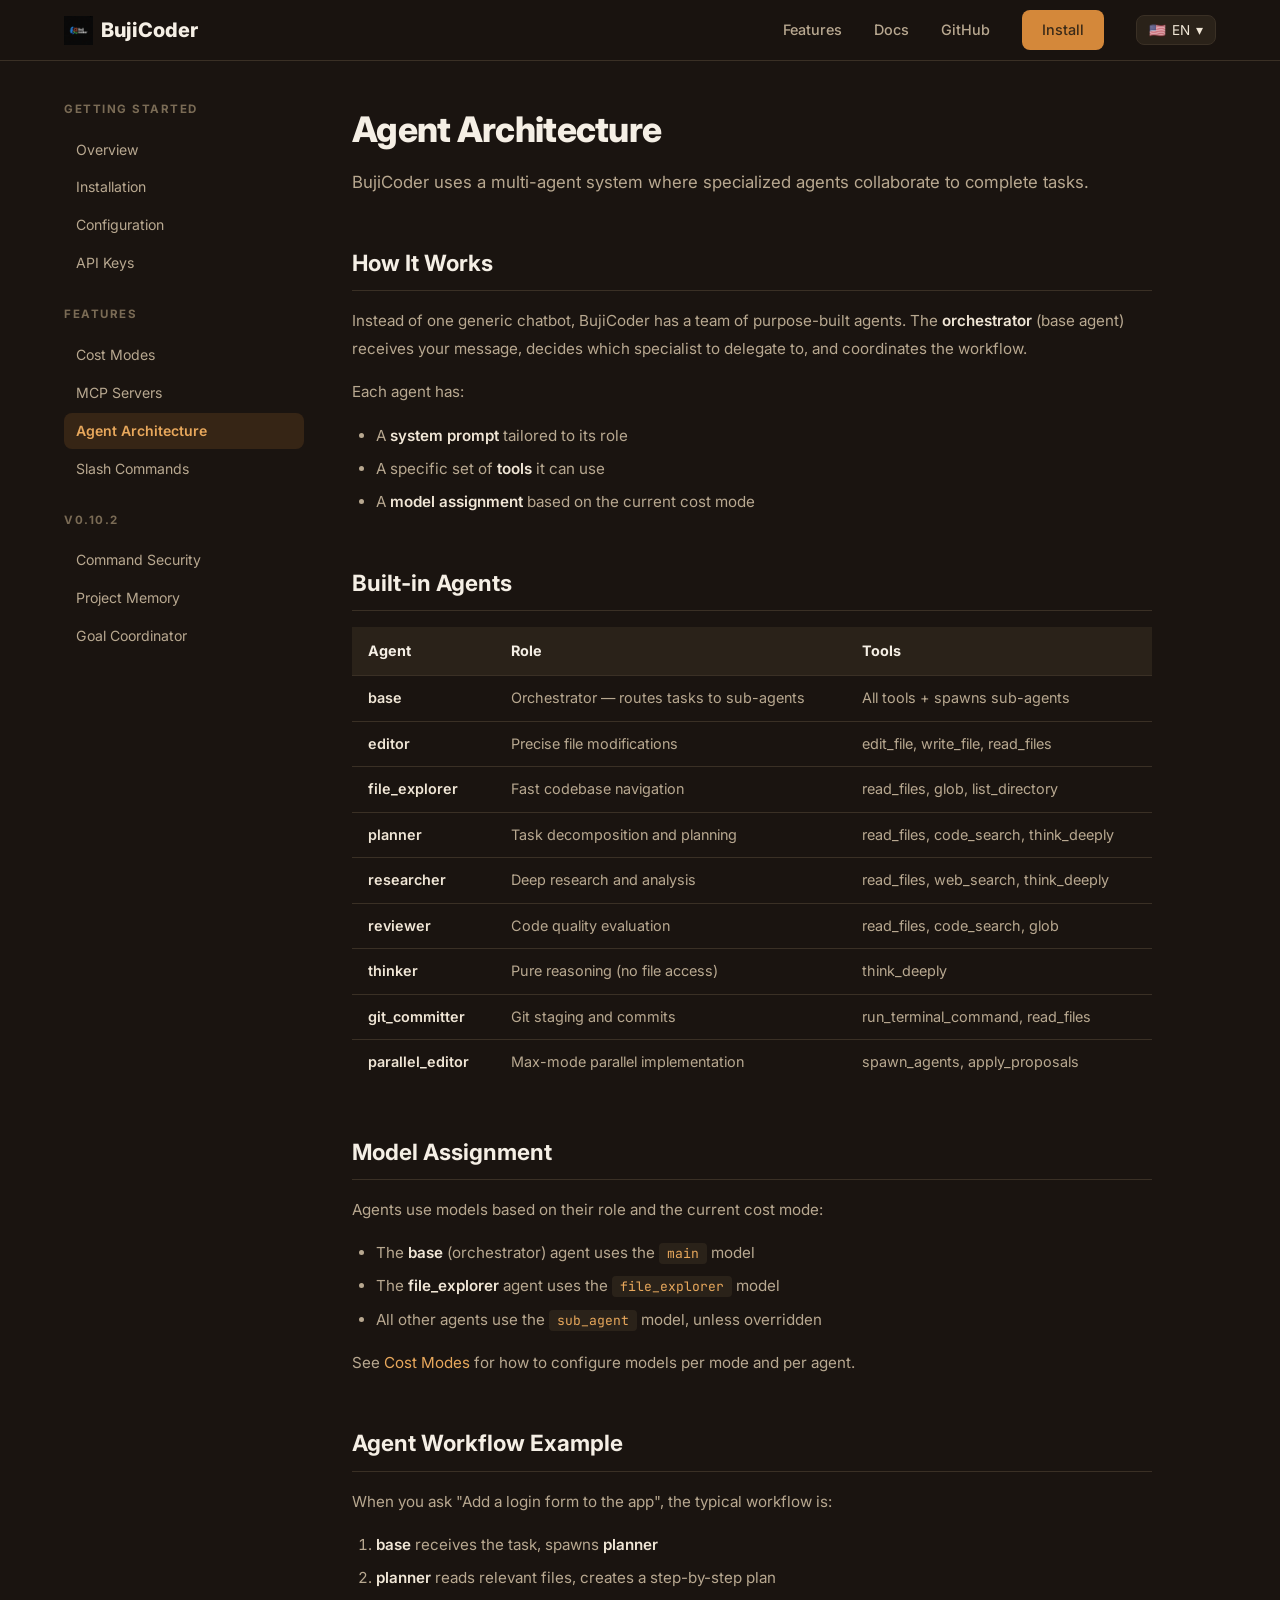
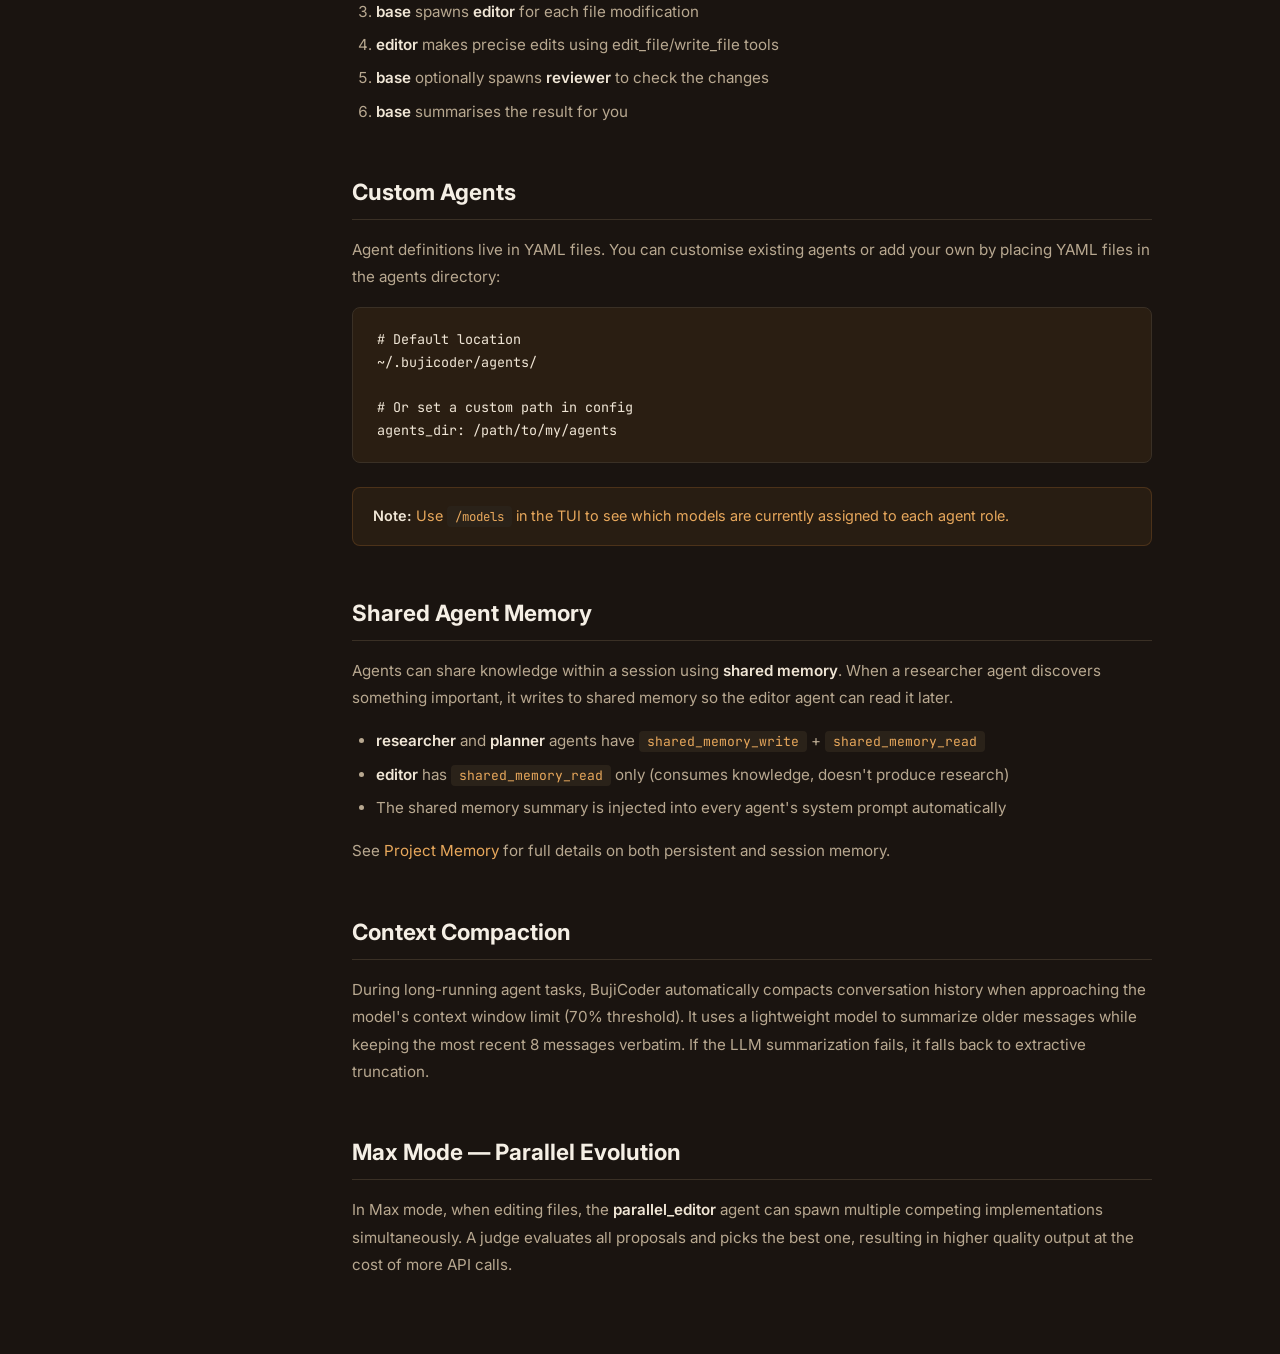
<file: docs/docs/agents.html>
<!DOCTYPE html>
<html lang="en" dir="ltr">
<head>
    <meta charset="UTF-8">
    <meta name="viewport" content="width=device-width, initial-scale=1.0">
    <title>Agent Architecture — BujiCoder Docs</title>
    <link rel="stylesheet" href="../style.css">
    <link rel="stylesheet" href="docs.css">
    <link rel="preconnect" href="https://fonts.googleapis.com">
    <link rel="preconnect" href="https://fonts.gstatic.com" crossorigin>
    <link href="https://fonts.googleapis.com/css2?family=Inter:wght@400;500;600;700;800;900&family=JetBrains+Mono:wght@400;500;600;700&family=Noto+Sans+Arabic:wght@400;600;700&family=Noto+Sans+SC:wght@400;600;700&family=Noto+Sans+JP:wght@400;600;700&family=Noto+Sans+Devanagari:wght@400;600;700&display=swap" rel="stylesheet">
</head>
<body>

<nav class="nav scrolled">
    <div class="nav-inner">
        <a href="../" class="nav-logo"><img src="../logo.svg" alt="BujiCoder Logo" class="logo-image"> BujiCoder</a>
        <div class="nav-links">
            <a href="../#features">Features</a>
            <a href="./">Docs</a>
            <a href="https://github.com/TechnoAllianceAE/bujicoder" target="_blank" rel="noopener">GitHub</a>
            <a href="../#install" class="nav-cta">Install</a>
            <div class="lang-switcher">
                <button class="lang-switcher-btn" id="langBtn" aria-label="Switch language">
                    <span id="langFlag">🇺🇸</span> <span id="langName">EN</span> ▾
                </button>
                <div class="lang-dropdown" id="langDrop">
                    <a href="#" data-lang="en" class="active"><span class="lang-flag">🇺🇸</span> English</a>
                    <a href="#" data-lang="jp"><span class="lang-flag">🇯🇵</span> 日本語</a>
                    <a href="#" data-lang="cn"><span class="lang-flag">🇨🇳</span> 中文</a>
                    <a href="#" data-lang="hi"><span class="lang-flag">🇮🇳</span> हिन्दी</a>
                    <a href="#" data-lang="sa"><span class="lang-flag">🇸🇦</span> العربية</a>
                </div>
            </div>
        </div>
        <button class="nav-toggle" aria-label="Toggle menu"><span></span><span></span><span></span></button>
    </div>
</nav>

<div class="docs-layout">
    <aside class="docs-sidebar">
        <h3>Getting Started</h3>
        <a href="./">Overview</a>
        <a href="installation.html">Installation</a>
        <a href="configuration.html">Configuration</a>
        <a href="api-keys.html">API Keys</a>
        <h3>Features</h3>
        <a href="modes.html">Cost Modes</a>
        <a href="mcp-servers.html">MCP Servers</a>
        <a href="agents.html" class="active">Agent Architecture</a>
        <a href="commands.html">Slash Commands</a>
        <h3>v0.10.2</h3>
        <a href="security.html">Command Security</a>
        <a href="memory.html">Project Memory</a>
        <a href="coordinator.html">Goal Coordinator</a>
    </aside>

    <main class="docs-content">
        <h1>Agent Architecture</h1>
        <p class="docs-subtitle">BujiCoder uses a multi-agent system where specialized agents collaborate to complete tasks.</p>

        <h2>How It Works</h2>
        <p>Instead of one generic chatbot, BujiCoder has a team of purpose-built agents. The <strong>orchestrator</strong> (base agent) receives your message, decides which specialist to delegate to, and coordinates the workflow.</p>
        <p>Each agent has:</p>
        <ul>
            <li>A <strong>system prompt</strong> tailored to its role</li>
            <li>A specific set of <strong>tools</strong> it can use</li>
            <li>A <strong>model assignment</strong> based on the current cost mode</li>
        </ul>

        <h2>Built-in Agents</h2>
        <table>
            <thead>
                <tr><th>Agent</th><th>Role</th><th>Tools</th></tr>
            </thead>
            <tbody>
                <tr><td><strong>base</strong></td><td>Orchestrator — routes tasks to sub-agents</td><td>All tools + spawns sub-agents</td></tr>
                <tr><td><strong>editor</strong></td><td>Precise file modifications</td><td>edit_file, write_file, read_files</td></tr>
                <tr><td><strong>file_explorer</strong></td><td>Fast codebase navigation</td><td>read_files, glob, list_directory</td></tr>
                <tr><td><strong>planner</strong></td><td>Task decomposition and planning</td><td>read_files, code_search, think_deeply</td></tr>
                <tr><td><strong>researcher</strong></td><td>Deep research and analysis</td><td>read_files, web_search, think_deeply</td></tr>
                <tr><td><strong>reviewer</strong></td><td>Code quality evaluation</td><td>read_files, code_search, glob</td></tr>
                <tr><td><strong>thinker</strong></td><td>Pure reasoning (no file access)</td><td>think_deeply</td></tr>
                <tr><td><strong>git_committer</strong></td><td>Git staging and commits</td><td>run_terminal_command, read_files</td></tr>
                <tr><td><strong>parallel_editor</strong></td><td>Max-mode parallel implementation</td><td>spawn_agents, apply_proposals</td></tr>
            </tbody>
        </table>

        <h2>Model Assignment</h2>
        <p>Agents use models based on their role and the current cost mode:</p>
        <ul>
            <li>The <strong>base</strong> (orchestrator) agent uses the <code>main</code> model</li>
            <li>The <strong>file_explorer</strong> agent uses the <code>file_explorer</code> model</li>
            <li>All other agents use the <code>sub_agent</code> model, unless overridden</li>
        </ul>
        <p>See <a href="modes.html">Cost Modes</a> for how to configure models per mode and per agent.</p>

        <h2>Agent Workflow Example</h2>
        <p>When you ask "Add a login form to the app", the typical workflow is:</p>
        <ol>
            <li><strong>base</strong> receives the task, spawns <strong>planner</strong></li>
            <li><strong>planner</strong> reads relevant files, creates a step-by-step plan</li>
            <li><strong>base</strong> spawns <strong>editor</strong> for each file modification</li>
            <li><strong>editor</strong> makes precise edits using edit_file/write_file tools</li>
            <li><strong>base</strong> optionally spawns <strong>reviewer</strong> to check the changes</li>
            <li><strong>base</strong> summarises the result for you</li>
        </ol>

        <h2>Custom Agents</h2>
        <p>Agent definitions live in YAML files. You can customise existing agents or add your own by placing YAML files in the agents directory:</p>
<pre><code># Default location
~/.bujicoder/agents/

# Or set a custom path in config
agents_dir: /path/to/my/agents</code></pre>

        <div class="docs-callout info">
            <strong>Note:</strong> Use <code>/models</code> in the TUI to see which models are currently assigned to each agent role.
        </div>

        <h2>Shared Agent Memory</h2>
        <p>Agents can share knowledge within a session using <strong>shared memory</strong>. When a researcher agent discovers something important, it writes to shared memory so the editor agent can read it later.</p>
        <ul>
            <li><strong>researcher</strong> and <strong>planner</strong> agents have <code>shared_memory_write</code> + <code>shared_memory_read</code></li>
            <li><strong>editor</strong> has <code>shared_memory_read</code> only (consumes knowledge, doesn't produce research)</li>
            <li>The shared memory summary is injected into every agent's system prompt automatically</li>
        </ul>
        <p>See <a href="memory.html">Project Memory</a> for full details on both persistent and session memory.</p>

        <h2>Context Compaction</h2>
        <p>During long-running agent tasks, BujiCoder automatically compacts conversation history when approaching the model's context window limit (70% threshold). It uses a lightweight model to summarize older messages while keeping the most recent 8 messages verbatim. If the LLM summarization fails, it falls back to extractive truncation.</p>

        <h2>Max Mode — Parallel Evolution</h2>
        <p>In Max mode, when editing files, the <strong>parallel_editor</strong> agent can spawn multiple competing implementations simultaneously. A judge evaluates all proposals and picks the best one, resulting in higher quality output at the cost of more API calls.</p>
    </main>
</div>

<script>
document.querySelector('.nav-toggle').addEventListener('click', function() {
    document.querySelector('.nav-links').classList.toggle('open');
    this.classList.toggle('active');
});

// Language switcher
const langBtn = document.getElementById('langBtn');
const langDrop = document.getElementById('langDrop');
const langFlag = document.getElementById('langFlag');
const langName = document.getElementById('langName');

const langMap = {
    en: { flag: '🇺🇸', name: 'EN', dir: 'ltr' },
    jp: { flag: '🇯🇵', name: 'JP', dir: 'ltr' },
    cn: { flag: '🇨🇳', name: 'CN', dir: 'ltr' },
    hi: { flag: '🇮🇳', name: 'HI', dir: 'ltr' },
    sa: { flag: '🇸🇦', name: 'SA', dir: 'rtl' }
};

langBtn.addEventListener('click', function(e) {
    e.stopPropagation();
    langDrop.classList.toggle('show');
});

document.addEventListener('click', function() {
    langDrop.classList.remove('show');
});

document.querySelectorAll('.lang-dropdown a').forEach(function(link) {
    link.addEventListener('click', function(e) {
        e.preventDefault();
        const lang = this.getAttribute('data-lang');
        const info = langMap[lang];
        if (info) {
            langFlag.textContent = info.flag;
            langName.textContent = info.name;
            document.documentElement.dir = info.dir;
            document.documentElement.lang = lang;
            localStorage.setItem('buji-lang', lang);
        }
        langDrop.classList.remove('show');
    });
});

// Restore saved language
const savedLang = localStorage.getItem('buji-lang');
if (savedLang && langMap[savedLang]) {
    langFlag.textContent = langMap[savedLang].flag;
    langName.textContent = langMap[savedLang].name;
    document.documentElement.dir = langMap[savedLang].dir;
    document.documentElement.lang = savedLang;
}
</script>
</body>
</html>
</file>
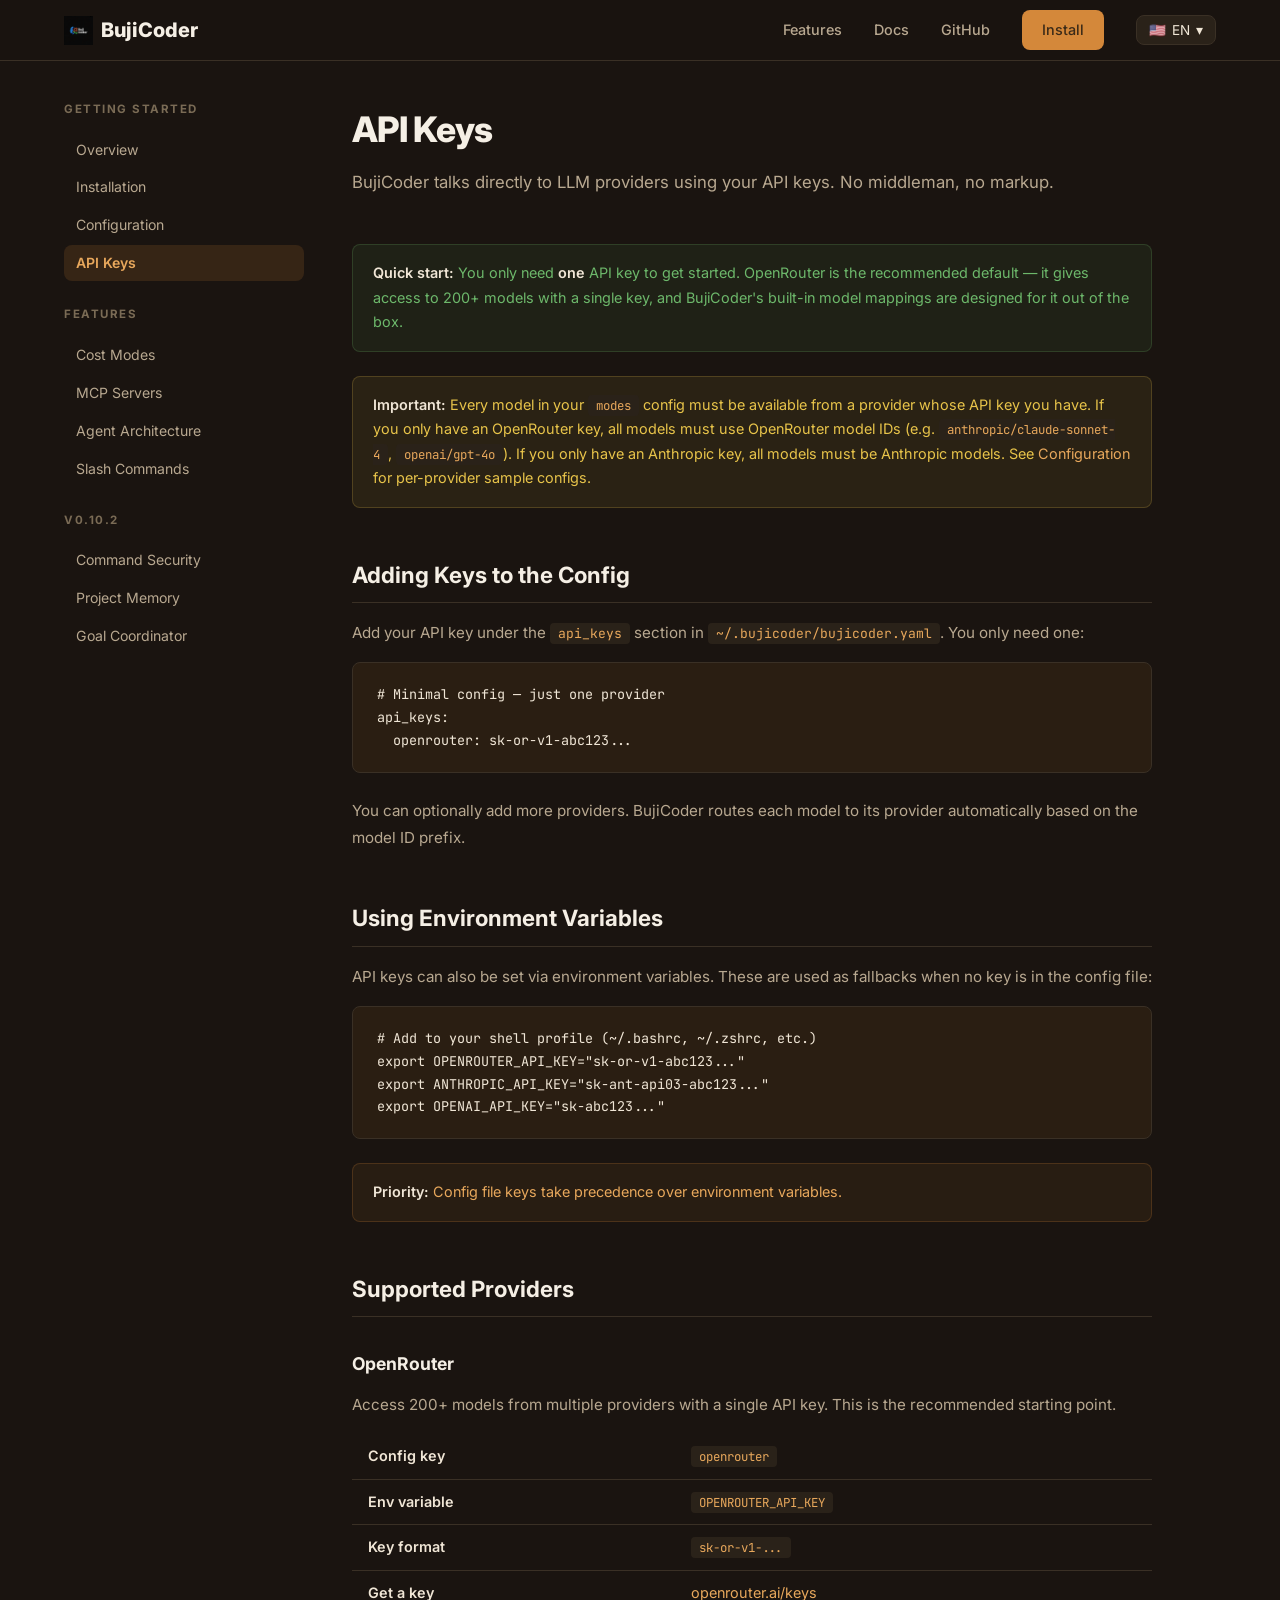
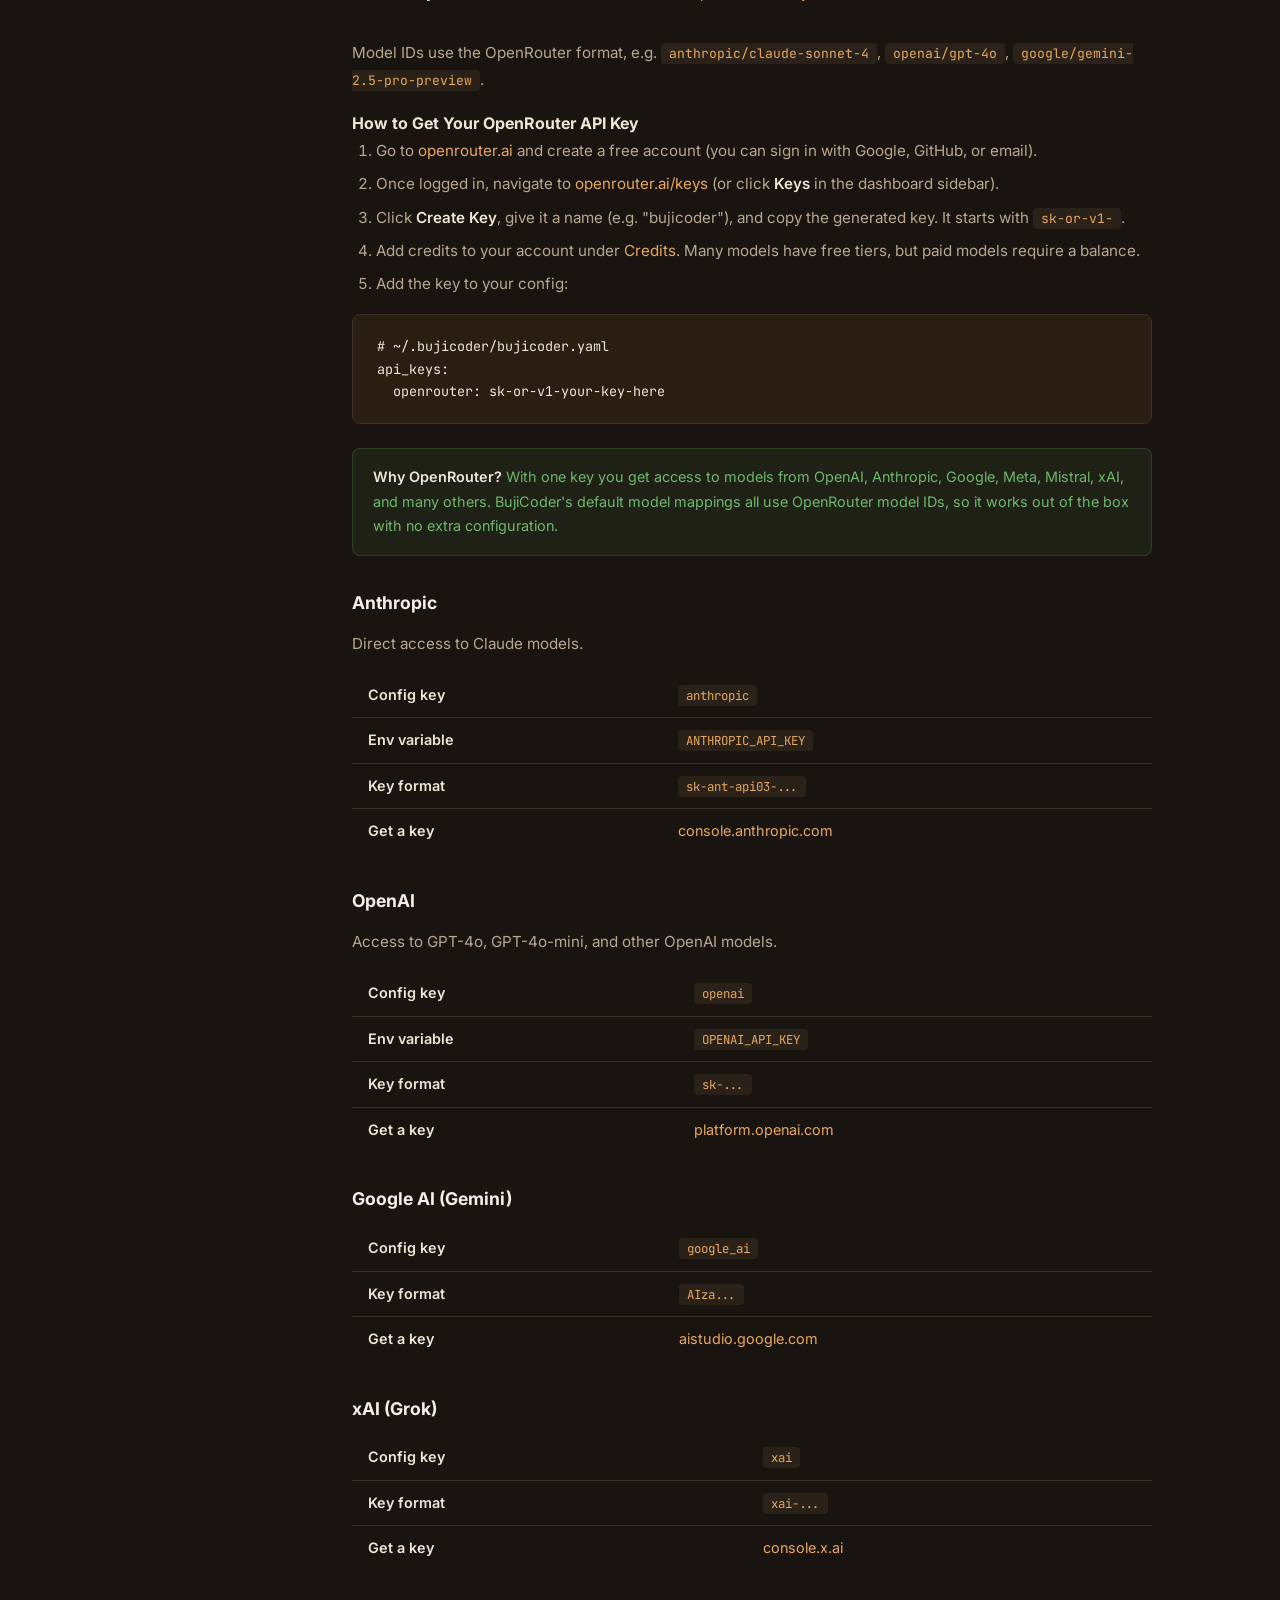
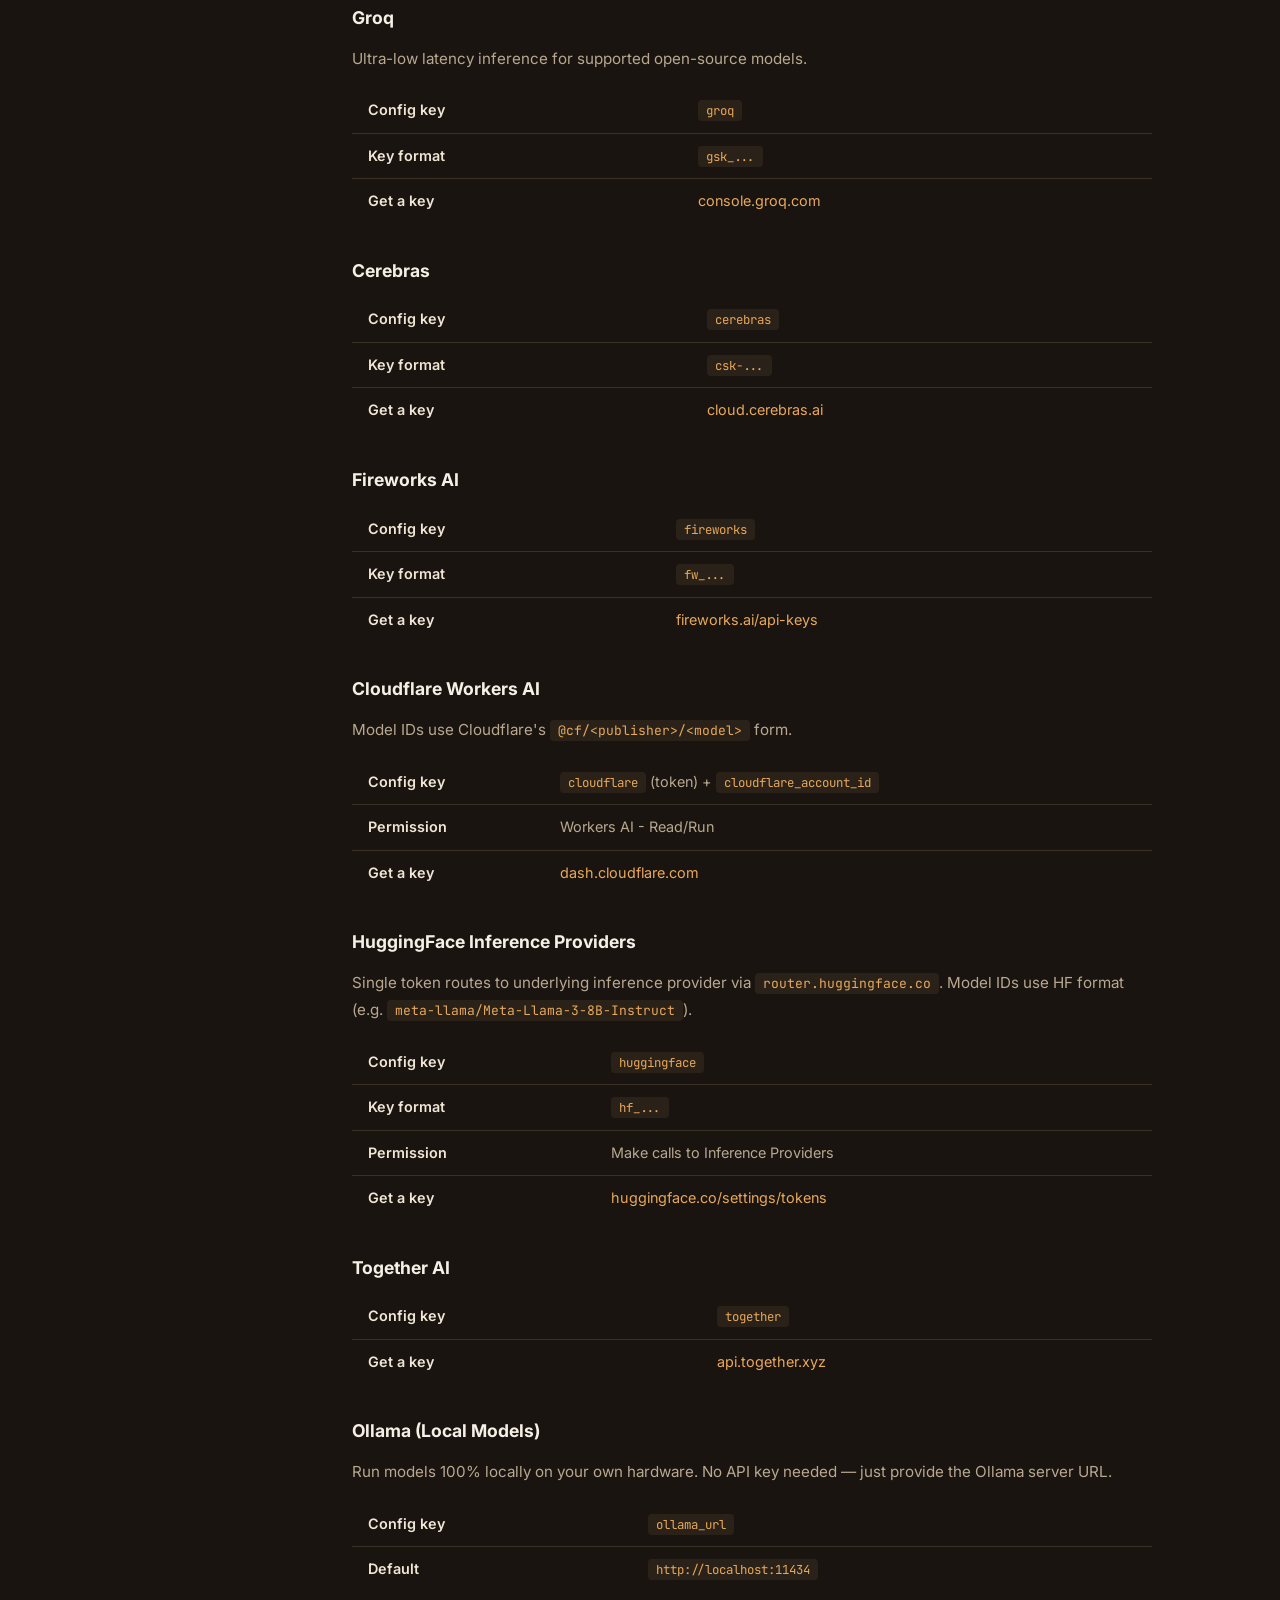
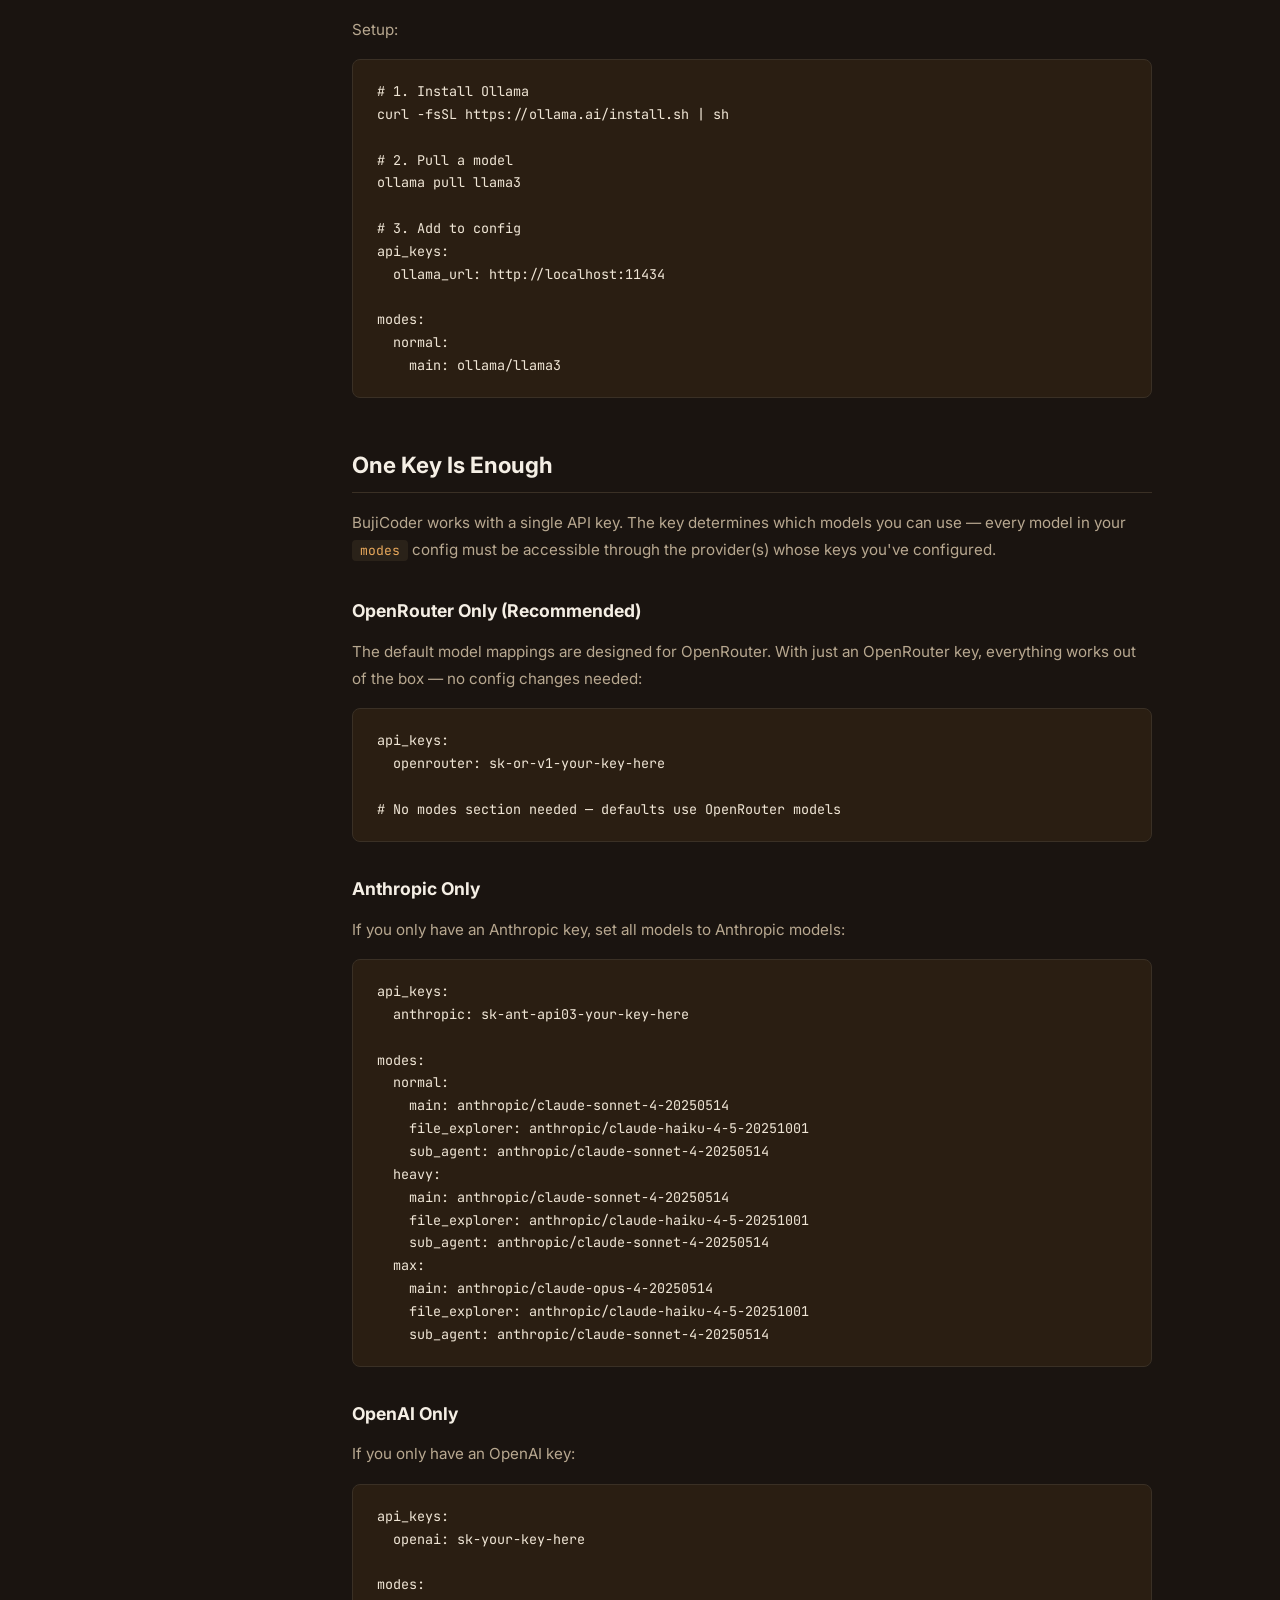
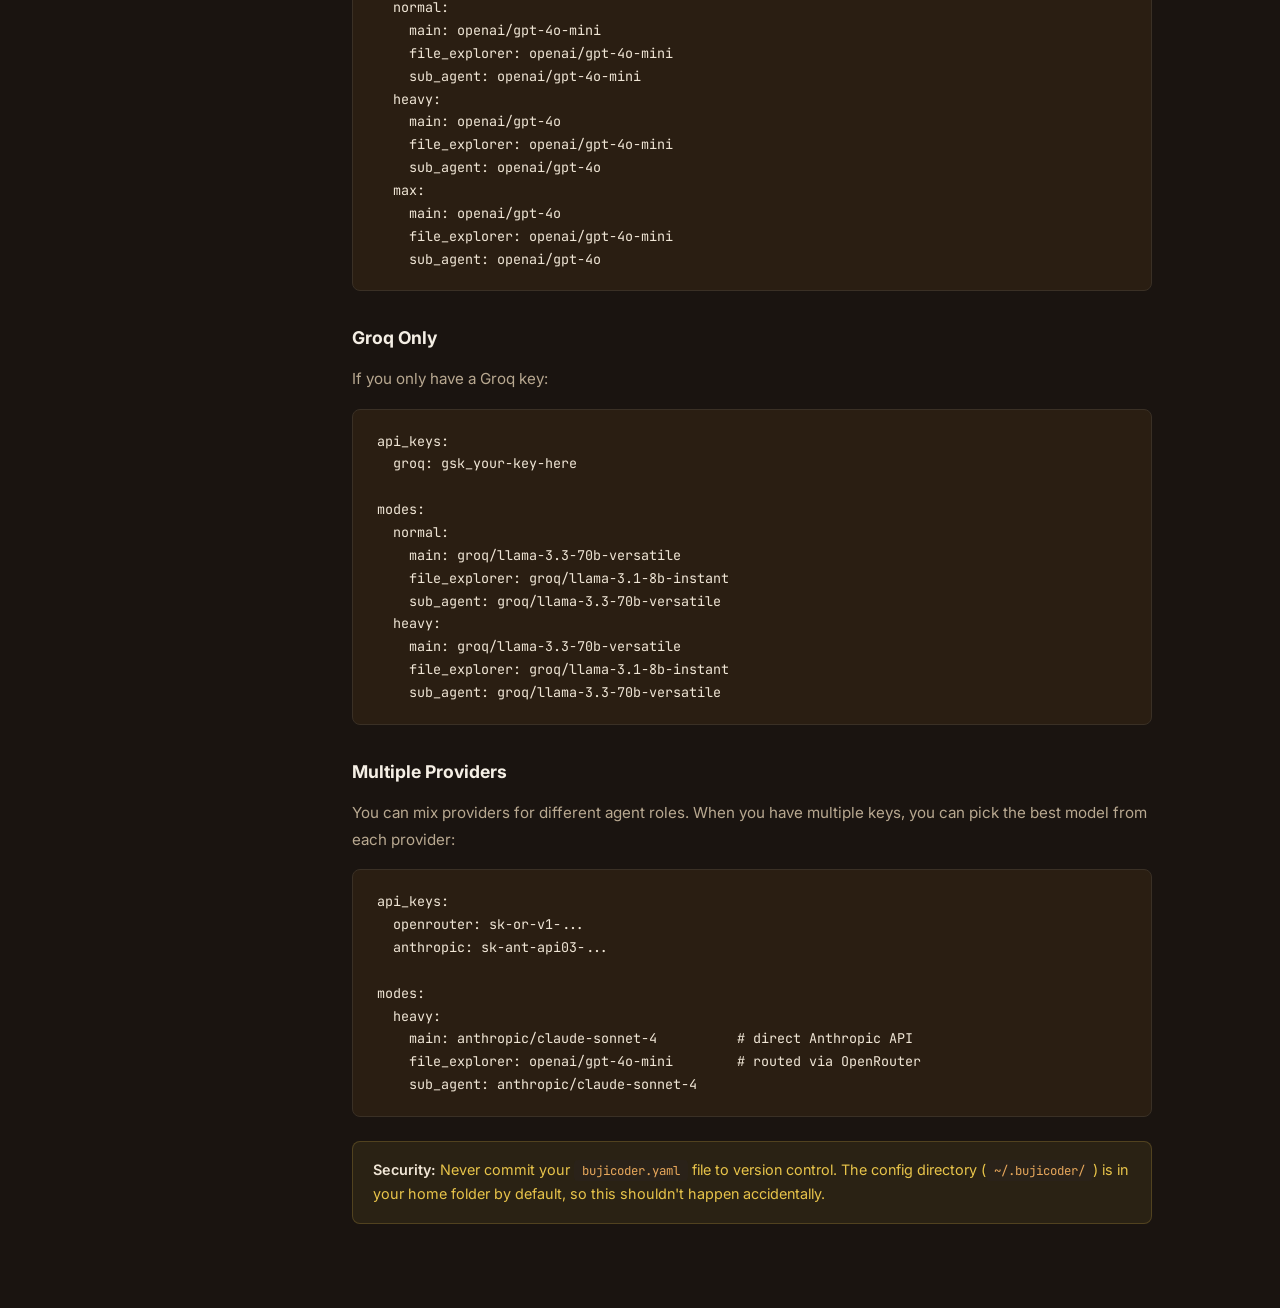
<file: docs/docs/api-keys.html>
<!DOCTYPE html>
<html lang="en" dir="ltr">
<head>
    <meta charset="UTF-8">
    <meta name="viewport" content="width=device-width, initial-scale=1.0">
    <title>API Keys — BujiCoder Docs</title>
    <link rel="stylesheet" href="../style.css">
    <link rel="stylesheet" href="docs.css">
    <link rel="preconnect" href="https://fonts.googleapis.com">
    <link rel="preconnect" href="https://fonts.gstatic.com" crossorigin>
    <link href="https://fonts.googleapis.com/css2?family=Inter:wght@400;500;600;700;800;900&family=JetBrains+Mono:wght@400;500;600;700&family=Noto+Sans+Arabic:wght@400;600;700&family=Noto+Sans+SC:wght@400;600;700&family=Noto+Sans+JP:wght@400;600;700&family=Noto+Sans+Devanagari:wght@400;600;700&display=swap" rel="stylesheet">
</head>
<body>

<nav class="nav scrolled">
    <div class="nav-inner">
        <a href="../" class="nav-logo"><img src="../logo.svg" alt="BujiCoder Logo" class="logo-image"> BujiCoder</a>
        <div class="nav-links">
            <a href="../#features">Features</a>
            <a href="./">Docs</a>
            <a href="https://github.com/TechnoAllianceAE/bujicoder" target="_blank" rel="noopener">GitHub</a>
            <a href="../#install" class="nav-cta">Install</a>
            <div class="lang-switcher">
                <button class="lang-switcher-btn" id="langBtn" aria-label="Switch language">
                    <span id="langFlag">🇺🇸</span> <span id="langName">EN</span> ▾
                </button>
                <div class="lang-dropdown" id="langDrop">
                    <a href="#" data-lang="en" class="active"><span class="lang-flag">🇺🇸</span> English</a>
                    <a href="#" data-lang="jp"><span class="lang-flag">🇯🇵</span> 日本語</a>
                    <a href="#" data-lang="cn"><span class="lang-flag">🇨🇳</span> 中文</a>
                    <a href="#" data-lang="hi"><span class="lang-flag">🇮🇳</span> हिन्दी</a>
                    <a href="#" data-lang="sa"><span class="lang-flag">🇸🇦</span> العربية</a>
                </div>
            </div>
        </div>
        <button class="nav-toggle" aria-label="Toggle menu"><span></span><span></span><span></span></button>
    </div>
</nav>

<div class="docs-layout">
    <aside class="docs-sidebar">
        <h3>Getting Started</h3>
        <a href="./">Overview</a>
        <a href="installation.html">Installation</a>
        <a href="configuration.html">Configuration</a>
        <a href="api-keys.html" class="active">API Keys</a>
        <h3>Features</h3>
        <a href="modes.html">Cost Modes</a>
        <a href="mcp-servers.html">MCP Servers</a>
        <a href="agents.html">Agent Architecture</a>
        <a href="commands.html">Slash Commands</a>
        <h3>v0.10.2</h3>
        <a href="security.html">Command Security</a>
        <a href="memory.html">Project Memory</a>
        <a href="coordinator.html">Goal Coordinator</a>
    </aside>

    <main class="docs-content">
        <h1>API Keys</h1>
        <p class="docs-subtitle">BujiCoder talks directly to LLM providers using your API keys. No middleman, no markup.</p>

        <div class="docs-callout tip">
            <strong>Quick start:</strong> You only need <strong>one</strong> API key to get started. OpenRouter is the recommended default — it gives access to 200+ models with a single key, and BujiCoder's built-in model mappings are designed for it out of the box.
        </div>

        <div class="docs-callout warn">
            <strong>Important:</strong> Every model in your <code>modes</code> config must be available from a provider whose API key you have. If you only have an OpenRouter key, all models must use OpenRouter model IDs (e.g. <code>anthropic/claude-sonnet-4</code>, <code>openai/gpt-4o</code>). If you only have an Anthropic key, all models must be Anthropic models. See <a href="configuration.html">Configuration</a> for per-provider sample configs.
        </div>

        <h2>Adding Keys to the Config</h2>
        <p>Add your API key under the <code>api_keys</code> section in <code>~/.bujicoder/bujicoder.yaml</code>. You only need one:</p>
<pre><code># Minimal config — just one provider
api_keys:
  openrouter: sk-or-v1-abc123...</code></pre>
        <p>You can optionally add more providers. BujiCoder routes each model to its provider automatically based on the model ID prefix.</p>

        <h2>Using Environment Variables</h2>
        <p>API keys can also be set via environment variables. These are used as fallbacks when no key is in the config file:</p>
<pre><code># Add to your shell profile (~/.bashrc, ~/.zshrc, etc.)
export OPENROUTER_API_KEY="sk-or-v1-abc123..."
export ANTHROPIC_API_KEY="sk-ant-api03-abc123..."
export OPENAI_API_KEY="sk-abc123..."</code></pre>

        <div class="docs-callout info">
            <strong>Priority:</strong> Config file keys take precedence over environment variables.
        </div>

        <h2>Supported Providers</h2>

        <h3>OpenRouter</h3>
        <p>Access 200+ models from multiple providers with a single API key. This is the recommended starting point.</p>
        <table>
            <tbody>
                <tr><td><strong>Config key</strong></td><td><code>openrouter</code></td></tr>
                <tr><td><strong>Env variable</strong></td><td><code>OPENROUTER_API_KEY</code></td></tr>
                <tr><td><strong>Key format</strong></td><td><code>sk-or-v1-...</code></td></tr>
                <tr><td><strong>Get a key</strong></td><td><a href="https://openrouter.ai/keys" target="_blank" rel="noopener">openrouter.ai/keys</a></td></tr>
            </tbody>
        </table>
        <p>Model IDs use the OpenRouter format, e.g. <code>anthropic/claude-sonnet-4</code>, <code>openai/gpt-4o</code>, <code>google/gemini-2.5-pro-preview</code>.</p>

        <h4>How to Get Your OpenRouter API Key</h4>
        <ol>
            <li>Go to <a href="https://openrouter.ai" target="_blank" rel="noopener">openrouter.ai</a> and create a free account (you can sign in with Google, GitHub, or email).</li>
            <li>Once logged in, navigate to <a href="https://openrouter.ai/keys" target="_blank" rel="noopener">openrouter.ai/keys</a> (or click <strong>Keys</strong> in the dashboard sidebar).</li>
            <li>Click <strong>Create Key</strong>, give it a name (e.g. "bujicoder"), and copy the generated key. It starts with <code>sk-or-v1-</code>.</li>
            <li>Add credits to your account under <a href="https://openrouter.ai/credits" target="_blank" rel="noopener">Credits</a>. Many models have free tiers, but paid models require a balance.</li>
            <li>Add the key to your config:</li>
        </ol>
<pre><code># ~/.bujicoder/bujicoder.yaml
api_keys:
  openrouter: sk-or-v1-your-key-here</code></pre>
        <div class="docs-callout tip">
            <strong>Why OpenRouter?</strong> With one key you get access to models from OpenAI, Anthropic, Google, Meta, Mistral, xAI, and many others. BujiCoder's default model mappings all use OpenRouter model IDs, so it works out of the box with no extra configuration.
        </div>

        <h3>Anthropic</h3>
        <p>Direct access to Claude models.</p>
        <table>
            <tbody>
                <tr><td><strong>Config key</strong></td><td><code>anthropic</code></td></tr>
                <tr><td><strong>Env variable</strong></td><td><code>ANTHROPIC_API_KEY</code></td></tr>
                <tr><td><strong>Key format</strong></td><td><code>sk-ant-api03-...</code></td></tr>
                <tr><td><strong>Get a key</strong></td><td><a href="https://console.anthropic.com/settings/keys" target="_blank" rel="noopener">console.anthropic.com</a></td></tr>
            </tbody>
        </table>

        <h3>OpenAI</h3>
        <p>Access to GPT-4o, GPT-4o-mini, and other OpenAI models.</p>
        <table>
            <tbody>
                <tr><td><strong>Config key</strong></td><td><code>openai</code></td></tr>
                <tr><td><strong>Env variable</strong></td><td><code>OPENAI_API_KEY</code></td></tr>
                <tr><td><strong>Key format</strong></td><td><code>sk-...</code></td></tr>
                <tr><td><strong>Get a key</strong></td><td><a href="https://platform.openai.com/api-keys" target="_blank" rel="noopener">platform.openai.com</a></td></tr>
            </tbody>
        </table>

        <h3>Google AI (Gemini)</h3>
        <table>
            <tbody>
                <tr><td><strong>Config key</strong></td><td><code>google_ai</code></td></tr>
                <tr><td><strong>Key format</strong></td><td><code>AIza...</code></td></tr>
                <tr><td><strong>Get a key</strong></td><td><a href="https://aistudio.google.com/apikey" target="_blank" rel="noopener">aistudio.google.com</a></td></tr>
            </tbody>
        </table>

        <h3>xAI (Grok)</h3>
        <table>
            <tbody>
                <tr><td><strong>Config key</strong></td><td><code>xai</code></td></tr>
                <tr><td><strong>Key format</strong></td><td><code>xai-...</code></td></tr>
                <tr><td><strong>Get a key</strong></td><td><a href="https://console.x.ai" target="_blank" rel="noopener">console.x.ai</a></td></tr>
            </tbody>
        </table>

        <h3>Groq</h3>
        <p>Ultra-low latency inference for supported open-source models.</p>
        <table>
            <tbody>
                <tr><td><strong>Config key</strong></td><td><code>groq</code></td></tr>
                <tr><td><strong>Key format</strong></td><td><code>gsk_...</code></td></tr>
                <tr><td><strong>Get a key</strong></td><td><a href="https://console.groq.com/keys" target="_blank" rel="noopener">console.groq.com</a></td></tr>
            </tbody>
        </table>

        <h3>Cerebras</h3>
        <table>
            <tbody>
                <tr><td><strong>Config key</strong></td><td><code>cerebras</code></td></tr>
                <tr><td><strong>Key format</strong></td><td><code>csk-...</code></td></tr>
                <tr><td><strong>Get a key</strong></td><td><a href="https://cloud.cerebras.ai" target="_blank" rel="noopener">cloud.cerebras.ai</a></td></tr>
            </tbody>
        </table>

        <h3>Fireworks AI</h3>
        <table>
            <tbody>
                <tr><td><strong>Config key</strong></td><td><code>fireworks</code></td></tr>
                <tr><td><strong>Key format</strong></td><td><code>fw_...</code></td></tr>
                <tr><td><strong>Get a key</strong></td><td><a href="https://fireworks.ai/api-keys" target="_blank" rel="noopener">fireworks.ai/api-keys</a></td></tr>
            </tbody>
        </table>

        <h3>Cloudflare Workers AI</h3>
        <p>Model IDs use Cloudflare's <code>@cf/&lt;publisher&gt;/&lt;model&gt;</code> form.</p>
        <table>
            <tbody>
                <tr><td><strong>Config key</strong></td><td><code>cloudflare</code> (token) + <code>cloudflare_account_id</code></td></tr>
                <tr><td><strong>Permission</strong></td><td>Workers AI - Read/Run</td></tr>
                <tr><td><strong>Get a key</strong></td><td><a href="https://dash.cloudflare.com/profile/api-tokens" target="_blank" rel="noopener">dash.cloudflare.com</a></td></tr>
            </tbody>
        </table>

        <h3>HuggingFace Inference Providers</h3>
        <p>Single token routes to underlying inference provider via <code>router.huggingface.co</code>. Model IDs use HF format (e.g. <code>meta-llama/Meta-Llama-3-8B-Instruct</code>).</p>
        <table>
            <tbody>
                <tr><td><strong>Config key</strong></td><td><code>huggingface</code></td></tr>
                <tr><td><strong>Key format</strong></td><td><code>hf_...</code></td></tr>
                <tr><td><strong>Permission</strong></td><td>Make calls to Inference Providers</td></tr>
                <tr><td><strong>Get a key</strong></td><td><a href="https://huggingface.co/settings/tokens" target="_blank" rel="noopener">huggingface.co/settings/tokens</a></td></tr>
            </tbody>
        </table>

        <h3>Together AI</h3>
        <table>
            <tbody>
                <tr><td><strong>Config key</strong></td><td><code>together</code></td></tr>
                <tr><td><strong>Get a key</strong></td><td><a href="https://api.together.xyz/settings/api-keys" target="_blank" rel="noopener">api.together.xyz</a></td></tr>
            </tbody>
        </table>

        <h3>Ollama (Local Models)</h3>
        <p>Run models 100% locally on your own hardware. No API key needed — just provide the Ollama server URL.</p>
        <table>
            <tbody>
                <tr><td><strong>Config key</strong></td><td><code>ollama_url</code></td></tr>
                <tr><td><strong>Default</strong></td><td><code>http://localhost:11434</code></td></tr>
            </tbody>
        </table>
        <p>Setup:</p>
<pre><code># 1. Install Ollama
curl -fsSL https://ollama.ai/install.sh | sh

# 2. Pull a model
ollama pull llama3

# 3. Add to config
api_keys:
  ollama_url: http://localhost:11434

modes:
  normal:
    main: ollama/llama3</code></pre>

        <h2>One Key Is Enough</h2>
        <p>BujiCoder works with a single API key. The key determines which models you can use — every model in your <code>modes</code> config must be accessible through the provider(s) whose keys you've configured.</p>

        <h3>OpenRouter Only (Recommended)</h3>
        <p>The default model mappings are designed for OpenRouter. With just an OpenRouter key, everything works out of the box — no config changes needed:</p>
<pre><code>api_keys:
  openrouter: sk-or-v1-your-key-here

# No modes section needed — defaults use OpenRouter models</code></pre>

        <h3>Anthropic Only</h3>
        <p>If you only have an Anthropic key, set all models to Anthropic models:</p>
<pre><code>api_keys:
  anthropic: sk-ant-api03-your-key-here

modes:
  normal:
    main: anthropic/claude-sonnet-4-20250514
    file_explorer: anthropic/claude-haiku-4-5-20251001
    sub_agent: anthropic/claude-sonnet-4-20250514
  heavy:
    main: anthropic/claude-sonnet-4-20250514
    file_explorer: anthropic/claude-haiku-4-5-20251001
    sub_agent: anthropic/claude-sonnet-4-20250514
  max:
    main: anthropic/claude-opus-4-20250514
    file_explorer: anthropic/claude-haiku-4-5-20251001
    sub_agent: anthropic/claude-sonnet-4-20250514</code></pre>

        <h3>OpenAI Only</h3>
        <p>If you only have an OpenAI key:</p>
<pre><code>api_keys:
  openai: sk-your-key-here

modes:
  normal:
    main: openai/gpt-4o-mini
    file_explorer: openai/gpt-4o-mini
    sub_agent: openai/gpt-4o-mini
  heavy:
    main: openai/gpt-4o
    file_explorer: openai/gpt-4o-mini
    sub_agent: openai/gpt-4o
  max:
    main: openai/gpt-4o
    file_explorer: openai/gpt-4o-mini
    sub_agent: openai/gpt-4o</code></pre>

        <h3>Groq Only</h3>
        <p>If you only have a Groq key:</p>
<pre><code>api_keys:
  groq: gsk_your-key-here

modes:
  normal:
    main: groq/llama-3.3-70b-versatile
    file_explorer: groq/llama-3.1-8b-instant
    sub_agent: groq/llama-3.3-70b-versatile
  heavy:
    main: groq/llama-3.3-70b-versatile
    file_explorer: groq/llama-3.1-8b-instant
    sub_agent: groq/llama-3.3-70b-versatile</code></pre>

        <h3>Multiple Providers</h3>
        <p>You can mix providers for different agent roles. When you have multiple keys, you can pick the best model from each provider:</p>
<pre><code>api_keys:
  openrouter: sk-or-v1-...
  anthropic: sk-ant-api03-...

modes:
  heavy:
    main: anthropic/claude-sonnet-4          # direct Anthropic API
    file_explorer: openai/gpt-4o-mini        # routed via OpenRouter
    sub_agent: anthropic/claude-sonnet-4</code></pre>

        <div class="docs-callout warn">
            <strong>Security:</strong> Never commit your <code>bujicoder.yaml</code> file to version control. The config directory (<code>~/.bujicoder/</code>) is in your home folder by default, so this shouldn't happen accidentally.
        </div>
    </main>
</div>

<script>
document.querySelector('.nav-toggle').addEventListener('click', function() {
    document.querySelector('.nav-links').classList.toggle('open');
    this.classList.toggle('active');
});

// Language switcher
const langBtn = document.getElementById('langBtn');
const langDrop = document.getElementById('langDrop');
const langFlag = document.getElementById('langFlag');
const langName = document.getElementById('langName');

const langMap = {
    en: { flag: '🇺🇸', name: 'EN', dir: 'ltr' },
    jp: { flag: '🇯🇵', name: 'JP', dir: 'ltr' },
    cn: { flag: '🇨🇳', name: 'CN', dir: 'ltr' },
    hi: { flag: '🇮🇳', name: 'HI', dir: 'ltr' },
    sa: { flag: '🇸🇦', name: 'SA', dir: 'rtl' }
};

langBtn.addEventListener('click', function(e) {
    e.stopPropagation();
    langDrop.classList.toggle('show');
});

document.addEventListener('click', function() {
    langDrop.classList.remove('show');
});

document.querySelectorAll('.lang-dropdown a').forEach(function(link) {
    link.addEventListener('click', function(e) {
        e.preventDefault();
        const lang = this.getAttribute('data-lang');
        const info = langMap[lang];
        if (info) {
            langFlag.textContent = info.flag;
            langName.textContent = info.name;
            document.documentElement.dir = info.dir;
            document.documentElement.lang = lang;
            localStorage.setItem('buji-lang', lang);
        }
        langDrop.classList.remove('show');
    });
});

// Restore saved language
const savedLang = localStorage.getItem('buji-lang');
if (savedLang && langMap[savedLang]) {
    langFlag.textContent = langMap[savedLang].flag;
    langName.textContent = langMap[savedLang].name;
    document.documentElement.dir = langMap[savedLang].dir;
    document.documentElement.lang = savedLang;
}
</script>
</body>
</html>
</file>
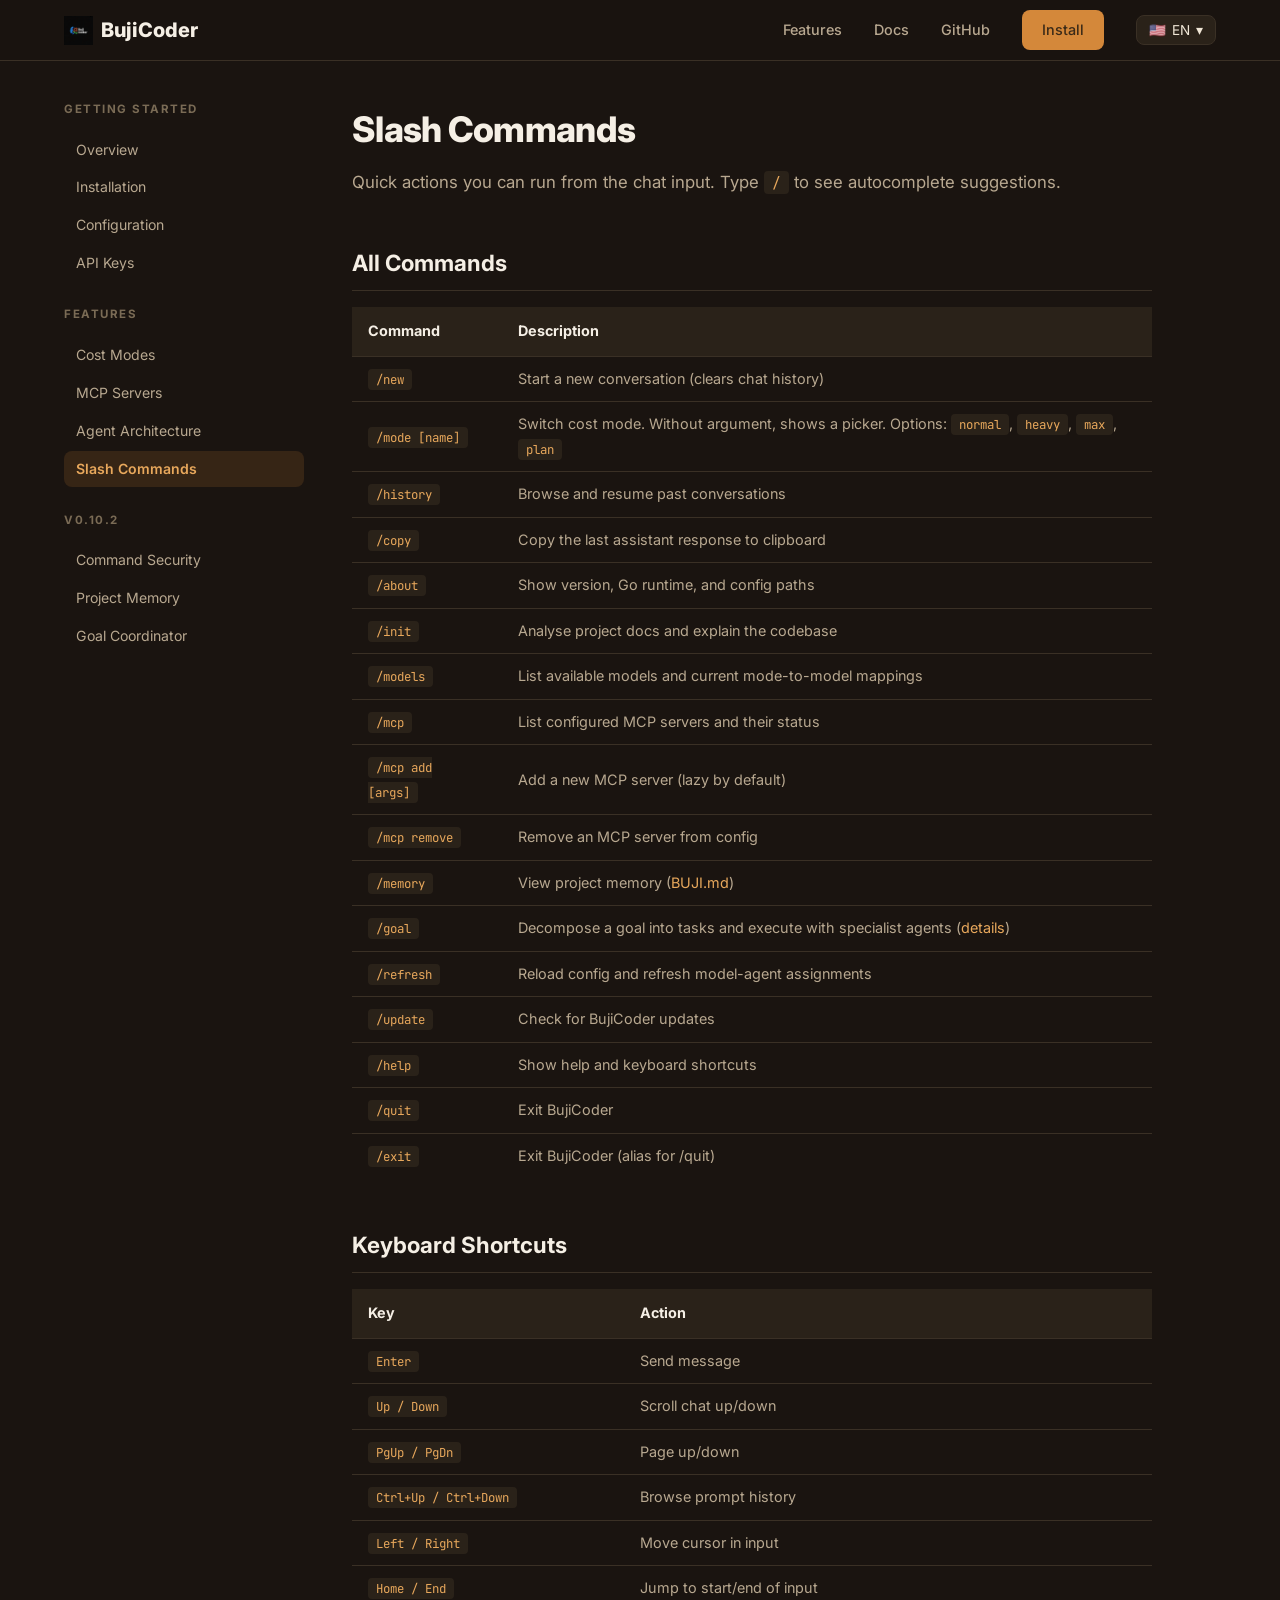
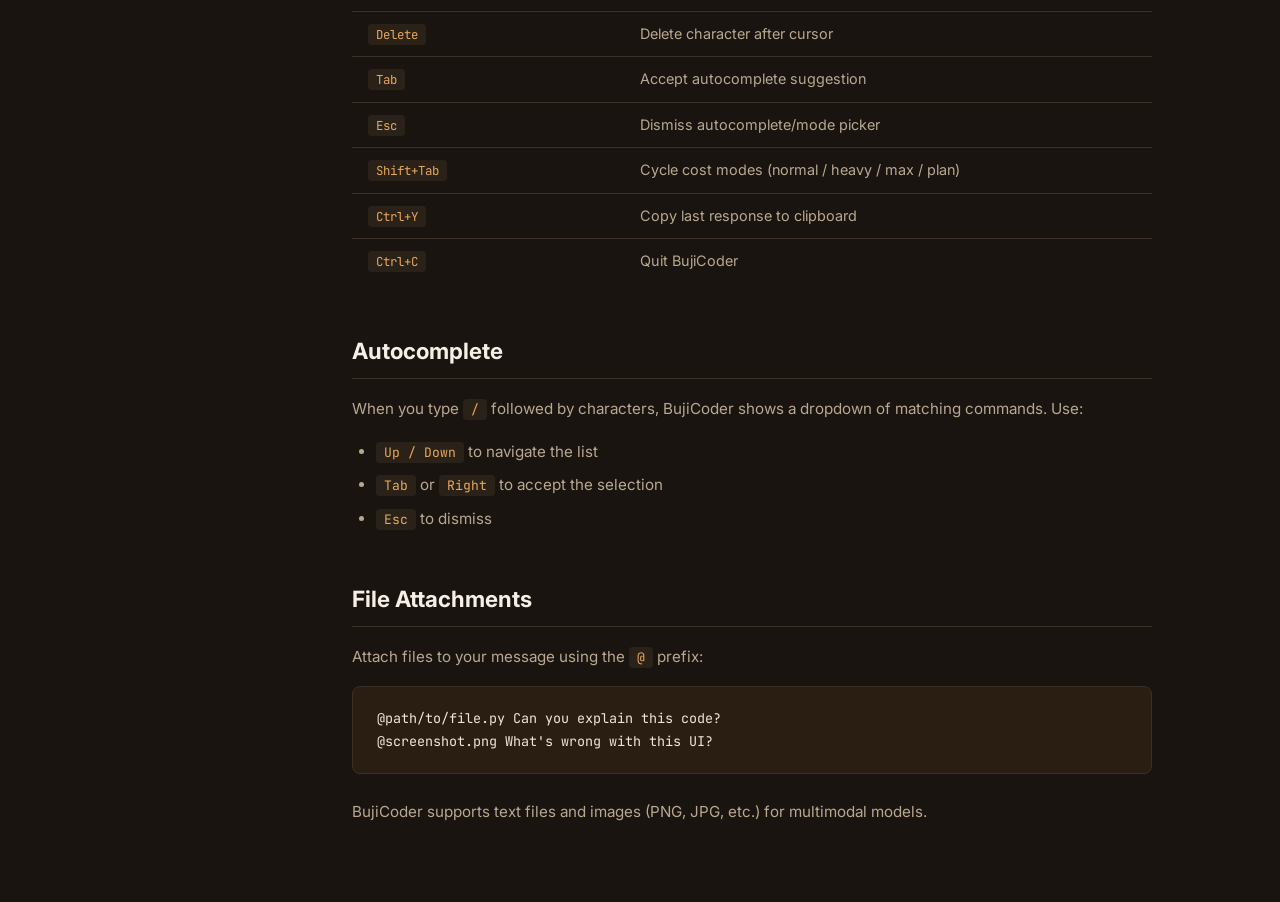
<file: docs/docs/commands.html>
<!DOCTYPE html>
<html lang="en" dir="ltr">
<head>
    <meta charset="UTF-8">
    <meta name="viewport" content="width=device-width, initial-scale=1.0">
    <title>Slash Commands — BujiCoder Docs</title>
    <link rel="stylesheet" href="../style.css">
    <link rel="stylesheet" href="docs.css">
    <link rel="preconnect" href="https://fonts.googleapis.com">
    <link rel="preconnect" href="https://fonts.gstatic.com" crossorigin>
    <link href="https://fonts.googleapis.com/css2?family=Inter:wght@400;500;600;700;800;900&family=JetBrains+Mono:wght@400;500;600;700&family=Noto+Sans+Arabic:wght@400;600;700&family=Noto+Sans+SC:wght@400;600;700&family=Noto+Sans+JP:wght@400;600;700&family=Noto+Sans+Devanagari:wght@400;600;700&display=swap" rel="stylesheet">
</head>
<body>

<nav class="nav scrolled">
    <div class="nav-inner">
        <a href="../" class="nav-logo"><img src="../logo.svg" alt="BujiCoder Logo" class="logo-image"> BujiCoder</a>
        <div class="nav-links">
            <a href="../#features">Features</a>
            <a href="./">Docs</a>
            <a href="https://github.com/TechnoAllianceAE/bujicoder" target="_blank" rel="noopener">GitHub</a>
            <a href="../#install" class="nav-cta">Install</a>
            <div class="lang-switcher">
                <button class="lang-switcher-btn" id="langBtn" aria-label="Switch language">
                    <span id="langFlag">🇺🇸</span> <span id="langName">EN</span> ▾
                </button>
                <div class="lang-dropdown" id="langDrop">
                    <a href="#" data-lang="en" class="active"><span class="lang-flag">🇺🇸</span> English</a>
                    <a href="#" data-lang="jp"><span class="lang-flag">🇯🇵</span> 日本語</a>
                    <a href="#" data-lang="cn"><span class="lang-flag">🇨🇳</span> 中文</a>
                    <a href="#" data-lang="hi"><span class="lang-flag">🇮🇳</span> हिन्दी</a>
                    <a href="#" data-lang="sa"><span class="lang-flag">🇸🇦</span> العربية</a>
                </div>
            </div>
        </div>
        <button class="nav-toggle" aria-label="Toggle menu"><span></span><span></span><span></span></button>
    </div>
</nav>

<div class="docs-layout">
    <aside class="docs-sidebar">
        <h3>Getting Started</h3>
        <a href="./">Overview</a>
        <a href="installation.html">Installation</a>
        <a href="configuration.html">Configuration</a>
        <a href="api-keys.html">API Keys</a>
        <h3>Features</h3>
        <a href="modes.html">Cost Modes</a>
        <a href="mcp-servers.html">MCP Servers</a>
        <a href="agents.html">Agent Architecture</a>
        <a href="commands.html" class="active">Slash Commands</a>
        <h3>v0.10.2</h3>
        <a href="security.html">Command Security</a>
        <a href="memory.html">Project Memory</a>
        <a href="coordinator.html">Goal Coordinator</a>
    </aside>

    <main class="docs-content">
        <h1>Slash Commands</h1>
        <p class="docs-subtitle">Quick actions you can run from the chat input. Type <code>/</code> to see autocomplete suggestions.</p>

        <h2>All Commands</h2>
        <table>
            <thead>
                <tr><th>Command</th><th>Description</th></tr>
            </thead>
            <tbody>
                <tr><td><code>/new</code></td><td>Start a new conversation (clears chat history)</td></tr>
                <tr><td><code>/mode [name]</code></td><td>Switch cost mode. Without argument, shows a picker. Options: <code>normal</code>, <code>heavy</code>, <code>max</code>, <code>plan</code></td></tr>
                <tr><td><code>/history</code></td><td>Browse and resume past conversations</td></tr>
                <tr><td><code>/copy</code></td><td>Copy the last assistant response to clipboard</td></tr>
                <tr><td><code>/about</code></td><td>Show version, Go runtime, and config paths</td></tr>
                <tr><td><code>/init</code></td><td>Analyse project docs and explain the codebase</td></tr>
                <tr><td><code>/models</code></td><td>List available models and current mode-to-model mappings</td></tr>
                <tr><td><code>/mcp</code></td><td>List configured MCP servers and their status</td></tr>
                <tr><td><code>/mcp add <name> <cmd> [args]</code></td><td>Add a new MCP server (lazy by default)</td></tr>
                <tr><td><code>/mcp remove <name></code></td><td>Remove an MCP server from config</td></tr>
                <tr><td><code>/memory</code></td><td>View project memory (<a href="memory.html">BUJI.md</a>)</td></tr>
                <tr><td><code>/goal <description></code></td><td>Decompose a goal into tasks and execute with specialist agents (<a href="coordinator.html">details</a>)</td></tr>
                <tr><td><code>/refresh</code></td><td>Reload config and refresh model-agent assignments</td></tr>
                <tr><td><code>/update</code></td><td>Check for BujiCoder updates</td></tr>
                <tr><td><code>/help</code></td><td>Show help and keyboard shortcuts</td></tr>
                <tr><td><code>/quit</code></td><td>Exit BujiCoder</td></tr>
                <tr><td><code>/exit</code></td><td>Exit BujiCoder (alias for /quit)</td></tr>
            </tbody>
        </table>

        <h2>Keyboard Shortcuts</h2>
        <table>
            <thead>
                <tr><th>Key</th><th>Action</th></tr>
            </thead>
            <tbody>
                <tr><td><code>Enter</code></td><td>Send message</td></tr>
                <tr><td><code>Up / Down</code></td><td>Scroll chat up/down</td></tr>
                <tr><td><code>PgUp / PgDn</code></td><td>Page up/down</td></tr>
                <tr><td><code>Ctrl+Up / Ctrl+Down</code></td><td>Browse prompt history</td></tr>
                <tr><td><code>Left / Right</code></td><td>Move cursor in input</td></tr>
                <tr><td><code>Home / End</code></td><td>Jump to start/end of input</td></tr>
                <tr><td><code>Delete</code></td><td>Delete character after cursor</td></tr>
                <tr><td><code>Tab</code></td><td>Accept autocomplete suggestion</td></tr>
                <tr><td><code>Esc</code></td><td>Dismiss autocomplete/mode picker</td></tr>
                <tr><td><code>Shift+Tab</code></td><td>Cycle cost modes (normal / heavy / max / plan)</td></tr>
                <tr><td><code>Ctrl+Y</code></td><td>Copy last response to clipboard</td></tr>
                <tr><td><code>Ctrl+C</code></td><td>Quit BujiCoder</td></tr>
            </tbody>
        </table>

        <h2>Autocomplete</h2>
        <p>When you type <code>/</code> followed by characters, BujiCoder shows a dropdown of matching commands. Use:</p>
        <ul>
            <li><code>Up / Down</code> to navigate the list</li>
            <li><code>Tab</code> or <code>Right</code> to accept the selection</li>
            <li><code>Esc</code> to dismiss</li>
        </ul>

        <h2>File Attachments</h2>
        <p>Attach files to your message using the <code>@</code> prefix:</p>
<pre><code>@path/to/file.py Can you explain this code?
@screenshot.png What's wrong with this UI?</code></pre>
        <p>BujiCoder supports text files and images (PNG, JPG, etc.) for multimodal models.</p>
    </main>
</div>

<script>
document.querySelector('.nav-toggle').addEventListener('click', function() {
    document.querySelector('.nav-links').classList.toggle('open');
    this.classList.toggle('active');
});

// Language switcher
const langBtn = document.getElementById('langBtn');
const langDrop = document.getElementById('langDrop');
const langFlag = document.getElementById('langFlag');
const langName = document.getElementById('langName');

const langMap = {
    en: { flag: '🇺🇸', name: 'EN', dir: 'ltr' },
    jp: { flag: '🇯🇵', name: 'JP', dir: 'ltr' },
    cn: { flag: '🇨🇳', name: 'CN', dir: 'ltr' },
    hi: { flag: '🇮🇳', name: 'HI', dir: 'ltr' },
    sa: { flag: '🇸🇦', name: 'SA', dir: 'rtl' }
};

langBtn.addEventListener('click', function(e) {
    e.stopPropagation();
    langDrop.classList.toggle('show');
});

document.addEventListener('click', function() {
    langDrop.classList.remove('show');
});

document.querySelectorAll('.lang-dropdown a').forEach(function(link) {
    link.addEventListener('click', function(e) {
        e.preventDefault();
        const lang = this.getAttribute('data-lang');
        const info = langMap[lang];
        if (info) {
            langFlag.textContent = info.flag;
            langName.textContent = info.name;
            document.documentElement.dir = info.dir;
            document.documentElement.lang = lang;
            localStorage.setItem('buji-lang', lang);
        }
        langDrop.classList.remove('show');
    });
});

// Restore saved language
const savedLang = localStorage.getItem('buji-lang');
if (savedLang && langMap[savedLang]) {
    langFlag.textContent = langMap[savedLang].flag;
    langName.textContent = langMap[savedLang].name;
    document.documentElement.dir = langMap[savedLang].dir;
    document.documentElement.lang = savedLang;
}
</script>
</body>
</html>
</file>
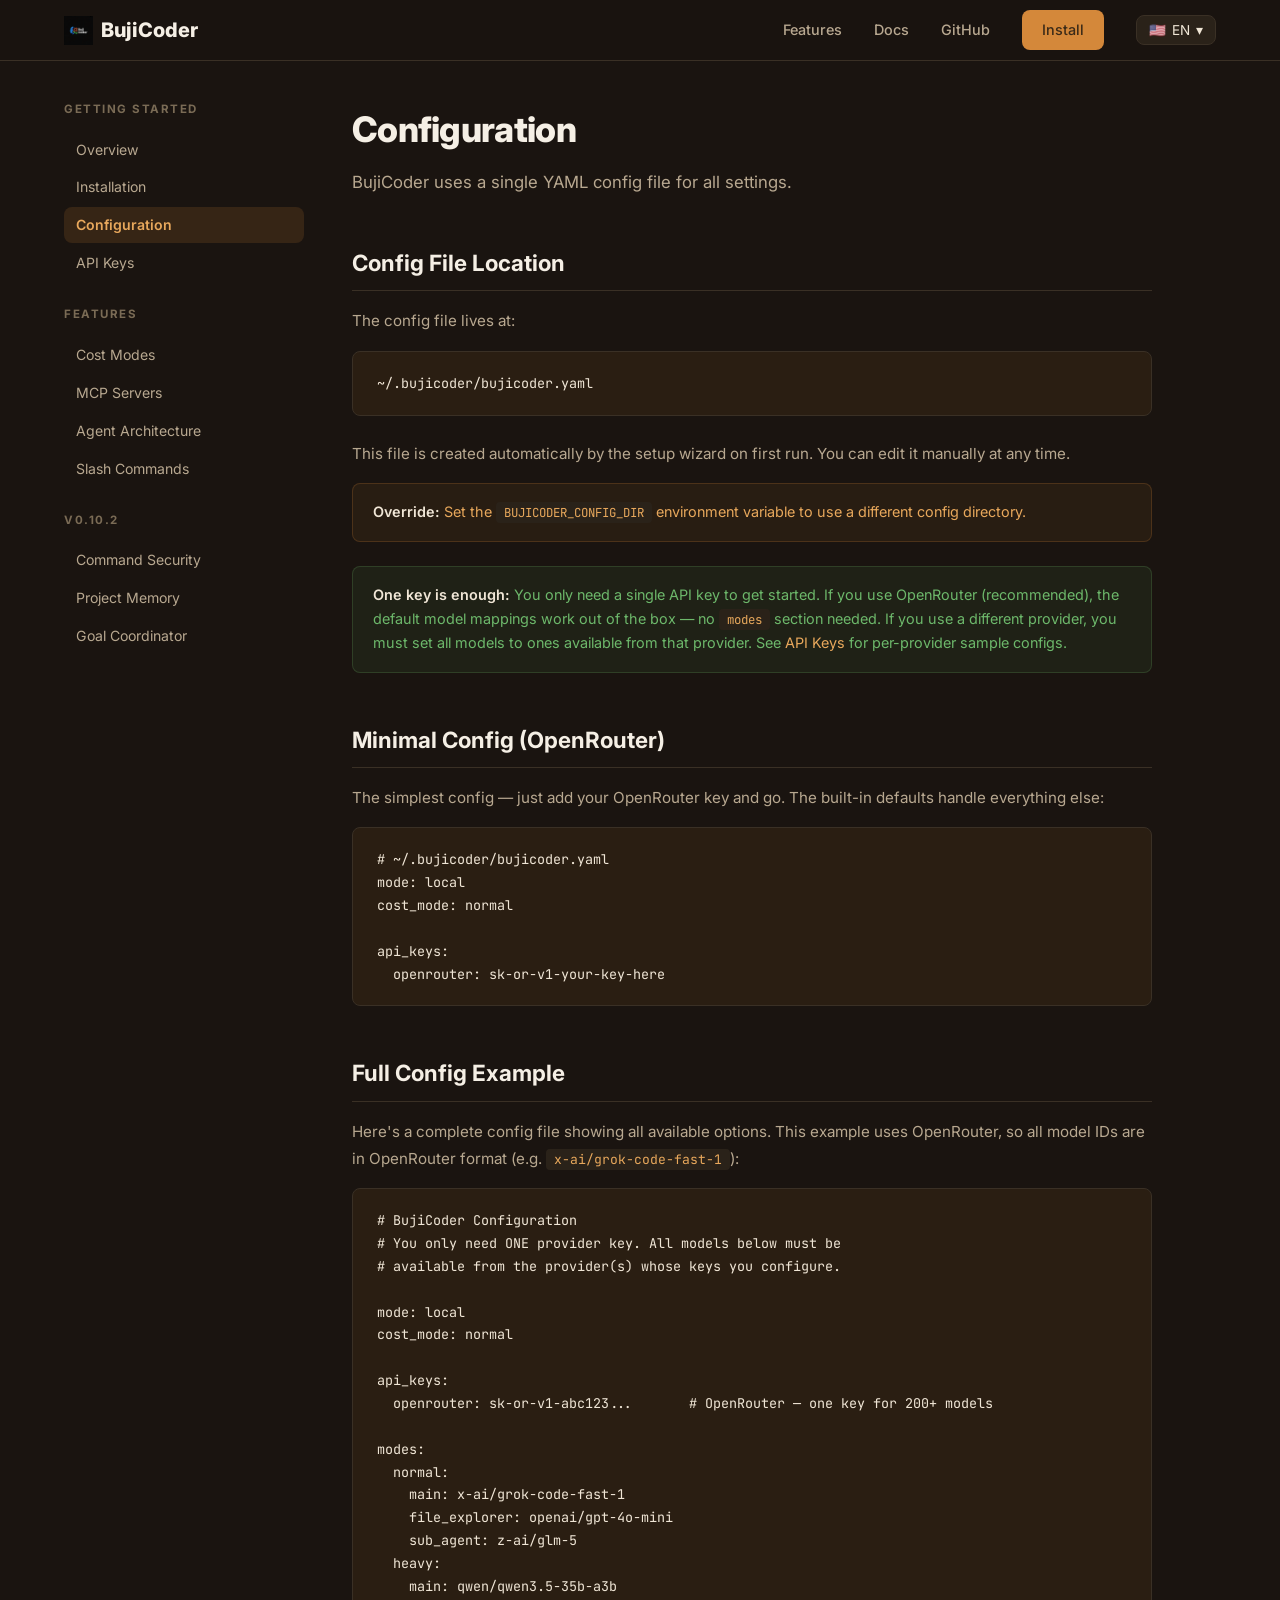
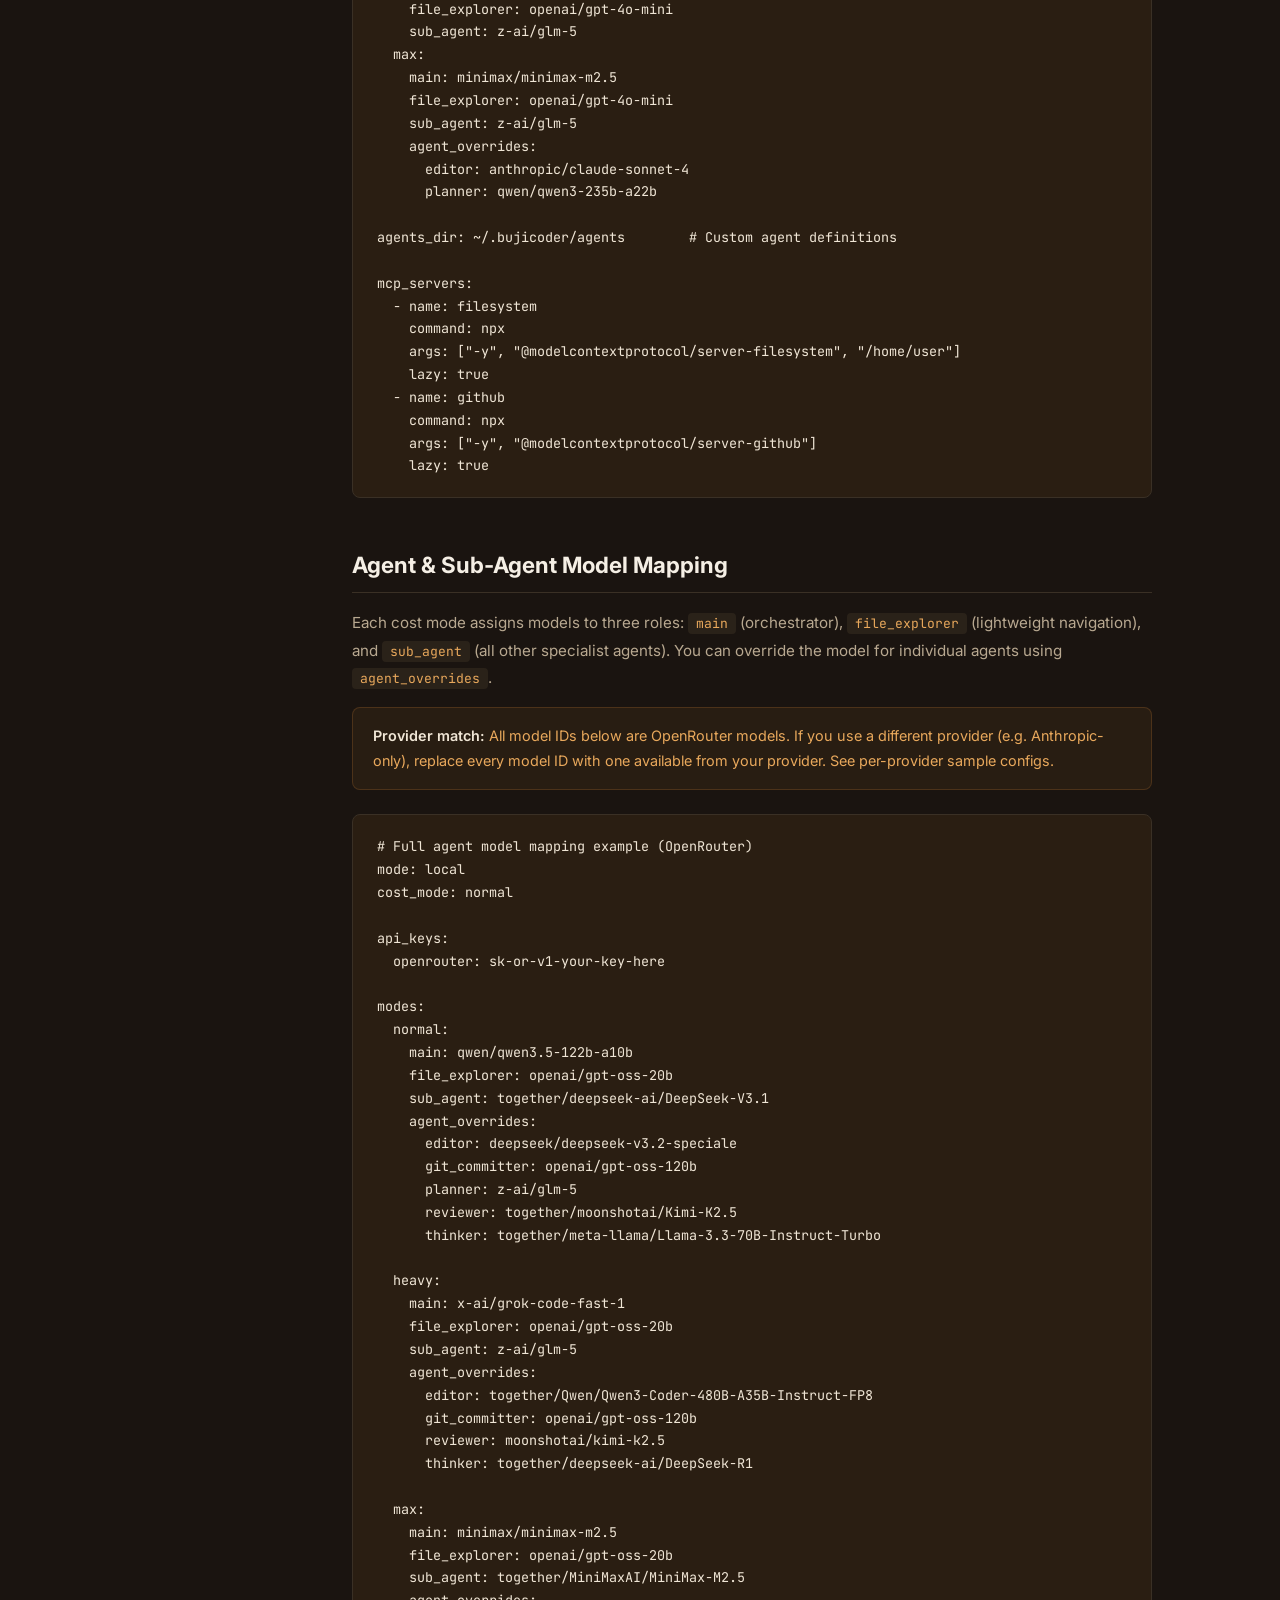
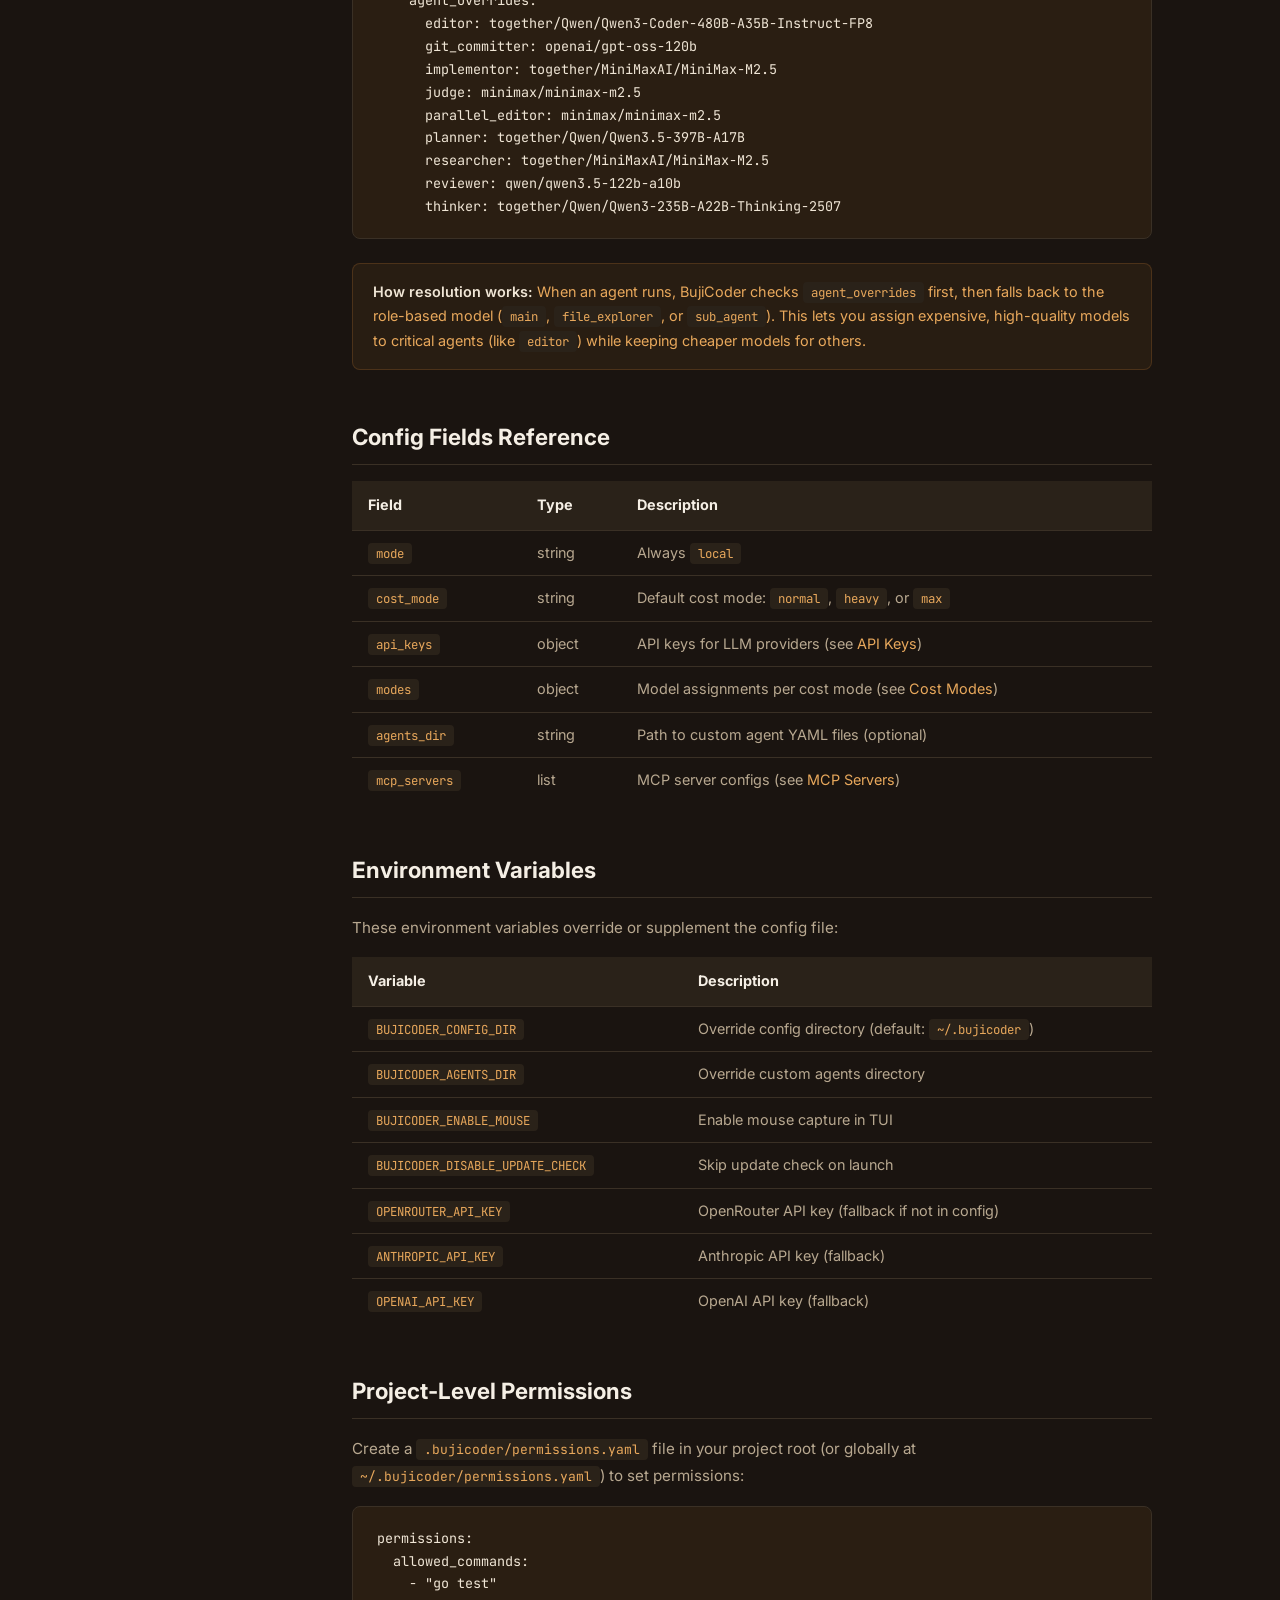
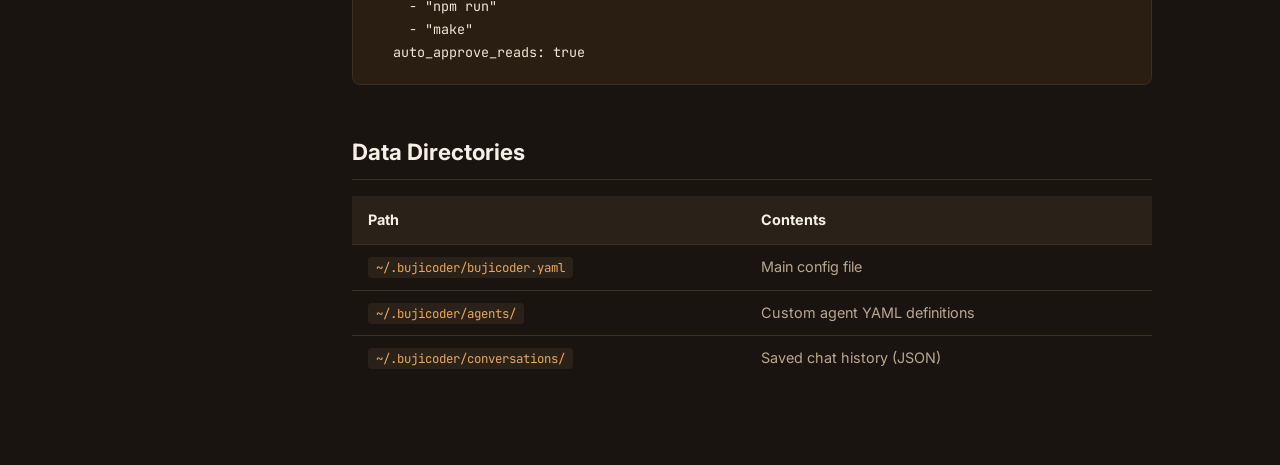
<file: docs/docs/configuration.html>
<!DOCTYPE html>
<html lang="en" dir="ltr">
<head>
    <meta charset="UTF-8">
    <meta name="viewport" content="width=device-width, initial-scale=1.0">
    <title>Configuration — BujiCoder Docs</title>
    <link rel="stylesheet" href="../style.css">
    <link rel="stylesheet" href="docs.css">
    <link rel="preconnect" href="https://fonts.googleapis.com">
    <link rel="preconnect" href="https://fonts.gstatic.com" crossorigin>
    <link href="https://fonts.googleapis.com/css2?family=Inter:wght@400;500;600;700;800;900&family=JetBrains+Mono:wght@400;500;600;700&family=Noto+Sans+Arabic:wght@400;600;700&family=Noto+Sans+SC:wght@400;600;700&family=Noto+Sans+JP:wght@400;600;700&family=Noto+Sans+Devanagari:wght@400;600;700&display=swap" rel="stylesheet">
</head>
<body>

<nav class="nav scrolled">
    <div class="nav-inner">
        <a href="../" class="nav-logo"><img src="../logo.svg" alt="BujiCoder Logo" class="logo-image"> BujiCoder</a>
        <div class="nav-links">
            <a href="../#features">Features</a>
            <a href="./">Docs</a>
            <a href="https://github.com/TechnoAllianceAE/bujicoder" target="_blank" rel="noopener">GitHub</a>
            <a href="../#install" class="nav-cta">Install</a>
            <div class="lang-switcher">
                <button class="lang-switcher-btn" id="langBtn" aria-label="Switch language">
                    <span id="langFlag">🇺🇸</span> <span id="langName">EN</span> ▾
                </button>
                <div class="lang-dropdown" id="langDrop">
                    <a href="#" data-lang="en" class="active"><span class="lang-flag">🇺🇸</span> English</a>
                    <a href="#" data-lang="jp"><span class="lang-flag">🇯🇵</span> 日本語</a>
                    <a href="#" data-lang="cn"><span class="lang-flag">🇨🇳</span> 中文</a>
                    <a href="#" data-lang="hi"><span class="lang-flag">🇮🇳</span> हिन्दी</a>
                    <a href="#" data-lang="sa"><span class="lang-flag">🇸🇦</span> العربية</a>
                </div>
            </div>
        </div>
        <button class="nav-toggle" aria-label="Toggle menu"><span></span><span></span><span></span></button>
    </div>
</nav>

<div class="docs-layout">
    <aside class="docs-sidebar">
        <h3>Getting Started</h3>
        <a href="./">Overview</a>
        <a href="installation.html">Installation</a>
        <a href="configuration.html" class="active">Configuration</a>
        <a href="api-keys.html">API Keys</a>
        <h3>Features</h3>
        <a href="modes.html">Cost Modes</a>
        <a href="mcp-servers.html">MCP Servers</a>
        <a href="agents.html">Agent Architecture</a>
        <a href="commands.html">Slash Commands</a>
        <h3>v0.10.2</h3>
        <a href="security.html">Command Security</a>
        <a href="memory.html">Project Memory</a>
        <a href="coordinator.html">Goal Coordinator</a>
    </aside>

    <main class="docs-content">
        <h1>Configuration</h1>
        <p class="docs-subtitle">BujiCoder uses a single YAML config file for all settings.</p>

        <h2>Config File Location</h2>
        <p>The config file lives at:</p>
<pre><code>~/.bujicoder/bujicoder.yaml</code></pre>
        <p>This file is created automatically by the setup wizard on first run. You can edit it manually at any time.</p>

        <div class="docs-callout info">
            <strong>Override:</strong> Set the <code>BUJICODER_CONFIG_DIR</code> environment variable to use a different config directory.
        </div>

        <div class="docs-callout tip">
            <strong>One key is enough:</strong> You only need a single API key to get started. If you use OpenRouter (recommended), the default model mappings work out of the box — no <code>modes</code> section needed. If you use a different provider, you must set all models to ones available from that provider. See <a href="api-keys.html">API Keys</a> for per-provider sample configs.
        </div>

        <h2>Minimal Config (OpenRouter)</h2>
        <p>The simplest config — just add your OpenRouter key and go. The built-in defaults handle everything else:</p>
<pre><code># ~/.bujicoder/bujicoder.yaml
mode: local
cost_mode: normal

api_keys:
  openrouter: sk-or-v1-your-key-here</code></pre>

        <h2>Full Config Example</h2>
        <p>Here's a complete config file showing all available options. This example uses OpenRouter, so all model IDs are in OpenRouter format (e.g. <code>x-ai/grok-code-fast-1</code>):</p>
<pre><code># BujiCoder Configuration
# You only need ONE provider key. All models below must be
# available from the provider(s) whose keys you configure.

mode: local
cost_mode: normal

api_keys:
  openrouter: sk-or-v1-abc123...       # OpenRouter — one key for 200+ models

modes:
  normal:
    main: x-ai/grok-code-fast-1
    file_explorer: openai/gpt-4o-mini
    sub_agent: z-ai/glm-5
  heavy:
    main: qwen/qwen3.5-35b-a3b
    file_explorer: openai/gpt-4o-mini
    sub_agent: z-ai/glm-5
  max:
    main: minimax/minimax-m2.5
    file_explorer: openai/gpt-4o-mini
    sub_agent: z-ai/glm-5
    agent_overrides:
      editor: anthropic/claude-sonnet-4
      planner: qwen/qwen3-235b-a22b

agents_dir: ~/.bujicoder/agents        # Custom agent definitions

mcp_servers:
  - name: filesystem
    command: npx
    args: ["-y", "@modelcontextprotocol/server-filesystem", "/home/user"]
    lazy: true
  - name: github
    command: npx
    args: ["-y", "@modelcontextprotocol/server-github"]
    lazy: true</code></pre>

        <h2>Agent & Sub-Agent Model Mapping</h2>
        <p>Each cost mode assigns models to three roles: <code>main</code> (orchestrator), <code>file_explorer</code> (lightweight navigation), and <code>sub_agent</code> (all other specialist agents). You can override the model for individual agents using <code>agent_overrides</code>.</p>

        <div class="docs-callout info">
            <strong>Provider match:</strong> All model IDs below are OpenRouter models. If you use a different provider (e.g. Anthropic-only), replace every model ID with one available from your provider. See <a href="api-keys.html#one-key-is-enough">per-provider sample configs</a>.
        </div>
<pre><code># Full agent model mapping example (OpenRouter)
mode: local
cost_mode: normal

api_keys:
  openrouter: sk-or-v1-your-key-here

modes:
  normal:
    main: qwen/qwen3.5-122b-a10b
    file_explorer: openai/gpt-oss-20b
    sub_agent: together/deepseek-ai/DeepSeek-V3.1
    agent_overrides:
      editor: deepseek/deepseek-v3.2-speciale
      git_committer: openai/gpt-oss-120b
      planner: z-ai/glm-5
      reviewer: together/moonshotai/Kimi-K2.5
      thinker: together/meta-llama/Llama-3.3-70B-Instruct-Turbo

  heavy:
    main: x-ai/grok-code-fast-1
    file_explorer: openai/gpt-oss-20b
    sub_agent: z-ai/glm-5
    agent_overrides:
      editor: together/Qwen/Qwen3-Coder-480B-A35B-Instruct-FP8
      git_committer: openai/gpt-oss-120b
      reviewer: moonshotai/kimi-k2.5
      thinker: together/deepseek-ai/DeepSeek-R1

  max:
    main: minimax/minimax-m2.5
    file_explorer: openai/gpt-oss-20b
    sub_agent: together/MiniMaxAI/MiniMax-M2.5
    agent_overrides:
      editor: together/Qwen/Qwen3-Coder-480B-A35B-Instruct-FP8
      git_committer: openai/gpt-oss-120b
      implementor: together/MiniMaxAI/MiniMax-M2.5
      judge: minimax/minimax-m2.5
      parallel_editor: minimax/minimax-m2.5
      planner: together/Qwen/Qwen3.5-397B-A17B
      researcher: together/MiniMaxAI/MiniMax-M2.5
      reviewer: qwen/qwen3.5-122b-a10b
      thinker: together/Qwen/Qwen3-235B-A22B-Thinking-2507</code></pre>

        <div class="docs-callout info">
            <strong>How resolution works:</strong> When an agent runs, BujiCoder checks <code>agent_overrides</code> first, then falls back to the role-based model (<code>main</code>, <code>file_explorer</code>, or <code>sub_agent</code>). This lets you assign expensive, high-quality models to critical agents (like <code>editor</code>) while keeping cheaper models for others.
        </div>

        <h2>Config Fields Reference</h2>
        <table>
            <thead>
                <tr><th>Field</th><th>Type</th><th>Description</th></tr>
            </thead>
            <tbody>
                <tr><td><code>mode</code></td><td>string</td><td>Always <code>local</code></td></tr>
                <tr><td><code>cost_mode</code></td><td>string</td><td>Default cost mode: <code>normal</code>, <code>heavy</code>, or <code>max</code></td></tr>
                <tr><td><code>api_keys</code></td><td>object</td><td>API keys for LLM providers (see <a href="api-keys.html">API Keys</a>)</td></tr>
                <tr><td><code>modes</code></td><td>object</td><td>Model assignments per cost mode (see <a href="modes.html">Cost Modes</a>)</td></tr>
                <tr><td><code>agents_dir</code></td><td>string</td><td>Path to custom agent YAML files (optional)</td></tr>
                <tr><td><code>mcp_servers</code></td><td>list</td><td>MCP server configs (see <a href="mcp-servers.html">MCP Servers</a>)</td></tr>
            </tbody>
        </table>

        <h2>Environment Variables</h2>
        <p>These environment variables override or supplement the config file:</p>
        <table>
            <thead>
                <tr><th>Variable</th><th>Description</th></tr>
            </thead>
            <tbody>
                <tr><td><code>BUJICODER_CONFIG_DIR</code></td><td>Override config directory (default: <code>~/.bujicoder</code>)</td></tr>
                <tr><td><code>BUJICODER_AGENTS_DIR</code></td><td>Override custom agents directory</td></tr>
                <tr><td><code>BUJICODER_ENABLE_MOUSE</code></td><td>Enable mouse capture in TUI</td></tr>
                <tr><td><code>BUJICODER_DISABLE_UPDATE_CHECK</code></td><td>Skip update check on launch</td></tr>
                <tr><td><code>OPENROUTER_API_KEY</code></td><td>OpenRouter API key (fallback if not in config)</td></tr>
                <tr><td><code>ANTHROPIC_API_KEY</code></td><td>Anthropic API key (fallback)</td></tr>
                <tr><td><code>OPENAI_API_KEY</code></td><td>OpenAI API key (fallback)</td></tr>
            </tbody>
        </table>

        <h2>Project-Level Permissions</h2>
        <p>Create a <code>.bujicoder/permissions.yaml</code> file in your project root (or globally at <code>~/.bujicoder/permissions.yaml</code>) to set permissions:</p>
<pre><code>permissions:
  allowed_commands:
    - "go test"
    - "npm run"
    - "make"
  auto_approve_reads: true</code></pre>

        <h2>Data Directories</h2>
        <table>
            <thead>
                <tr><th>Path</th><th>Contents</th></tr>
            </thead>
            <tbody>
                <tr><td><code>~/.bujicoder/bujicoder.yaml</code></td><td>Main config file</td></tr>
                <tr><td><code>~/.bujicoder/agents/</code></td><td>Custom agent YAML definitions</td></tr>
                <tr><td><code>~/.bujicoder/conversations/</code></td><td>Saved chat history (JSON)</td></tr>
            </tbody>
        </table>
    </main>
</div>

<script>
document.querySelector('.nav-toggle').addEventListener('click', function() {
    document.querySelector('.nav-links').classList.toggle('open');
    this.classList.toggle('active');
});

// Language switcher
const langBtn = document.getElementById('langBtn');
const langDrop = document.getElementById('langDrop');
const langFlag = document.getElementById('langFlag');
const langName = document.getElementById('langName');

const langMap = {
    en: { flag: '🇺🇸', name: 'EN', dir: 'ltr' },
    jp: { flag: '🇯🇵', name: 'JP', dir: 'ltr' },
    cn: { flag: '🇨🇳', name: 'CN', dir: 'ltr' },
    hi: { flag: '🇮🇳', name: 'HI', dir: 'ltr' },
    sa: { flag: '🇸🇦', name: 'SA', dir: 'rtl' }
};

langBtn.addEventListener('click', function(e) {
    e.stopPropagation();
    langDrop.classList.toggle('show');
});

document.addEventListener('click', function() {
    langDrop.classList.remove('show');
});

document.querySelectorAll('.lang-dropdown a').forEach(function(link) {
    link.addEventListener('click', function(e) {
        e.preventDefault();
        const lang = this.getAttribute('data-lang');
        const info = langMap[lang];
        if (info) {
            langFlag.textContent = info.flag;
            langName.textContent = info.name;
            document.documentElement.dir = info.dir;
            document.documentElement.lang = lang;
            localStorage.setItem('buji-lang', lang);
        }
        langDrop.classList.remove('show');
    });
});

// Restore saved language
const savedLang = localStorage.getItem('buji-lang');
if (savedLang && langMap[savedLang]) {
    langFlag.textContent = langMap[savedLang].flag;
    langName.textContent = langMap[savedLang].name;
    document.documentElement.dir = langMap[savedLang].dir;
    document.documentElement.lang = savedLang;
}
</script>
</body>
</html>
</file>
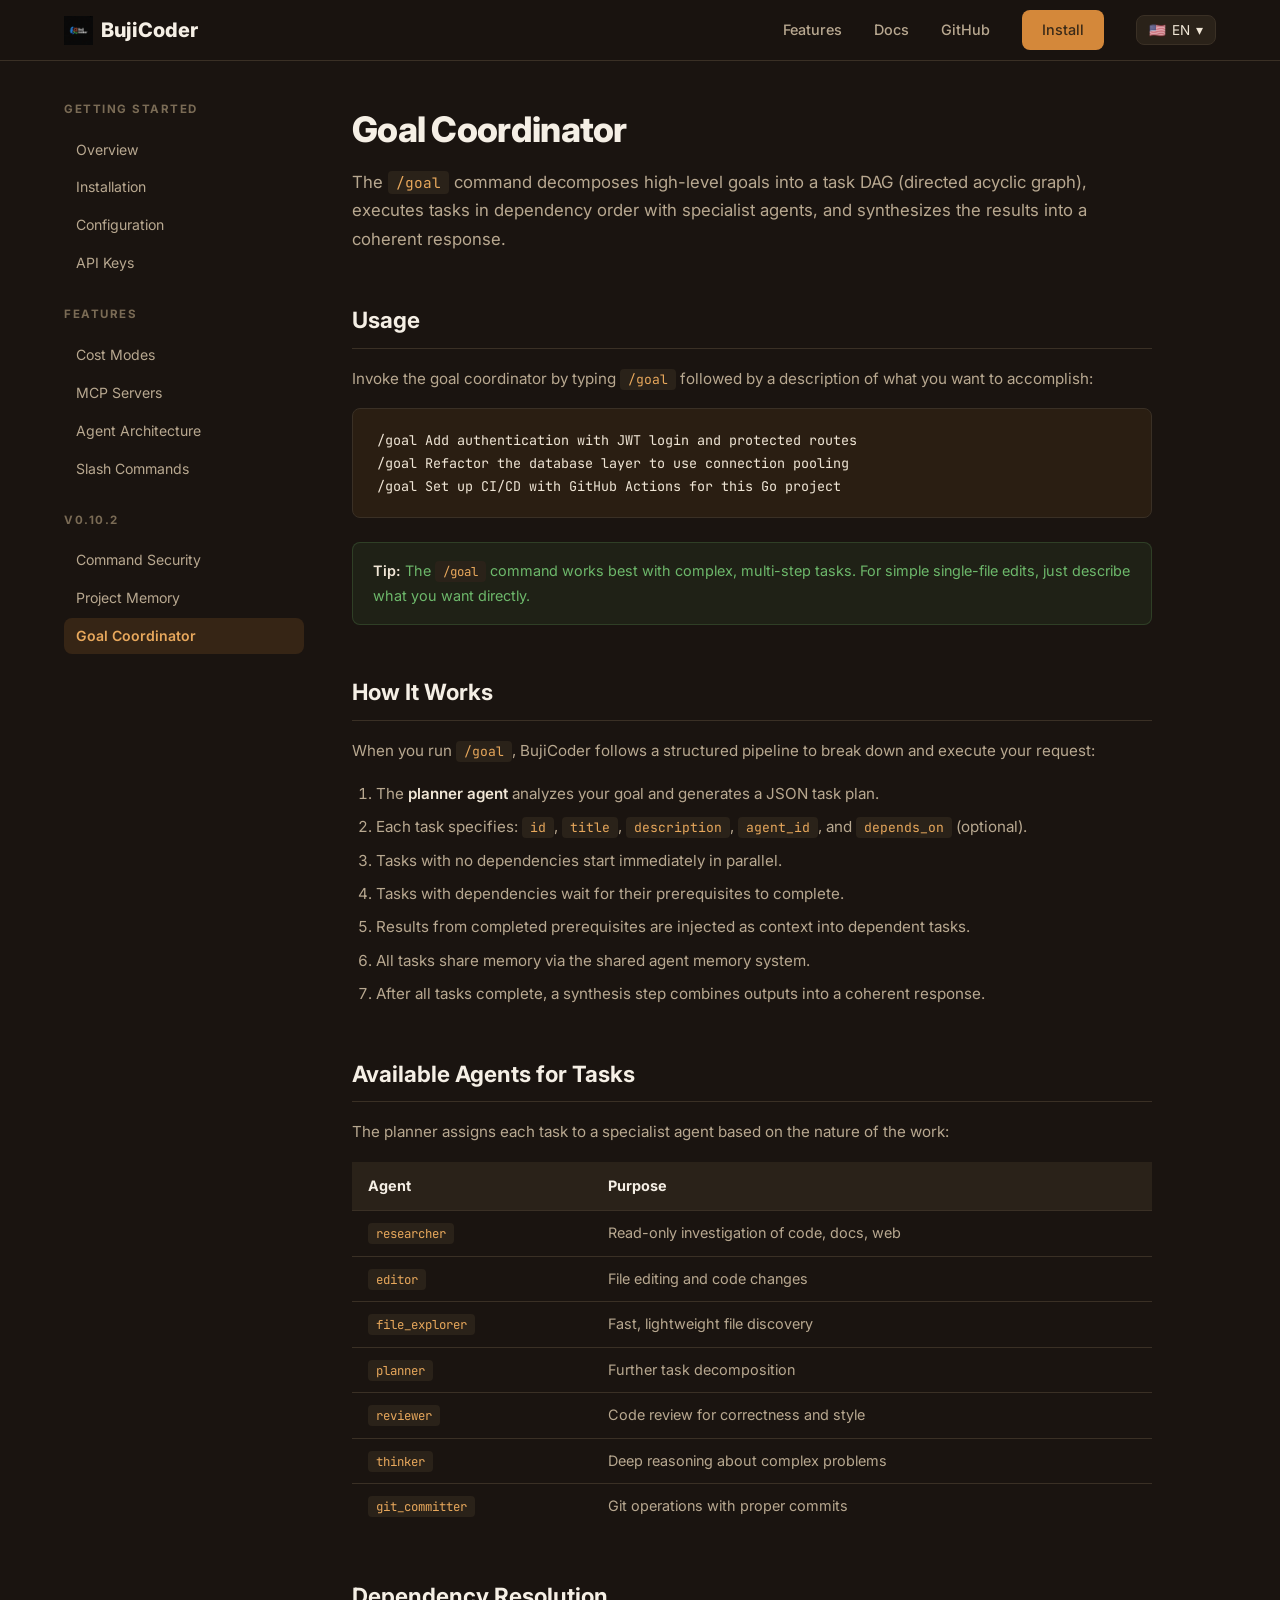
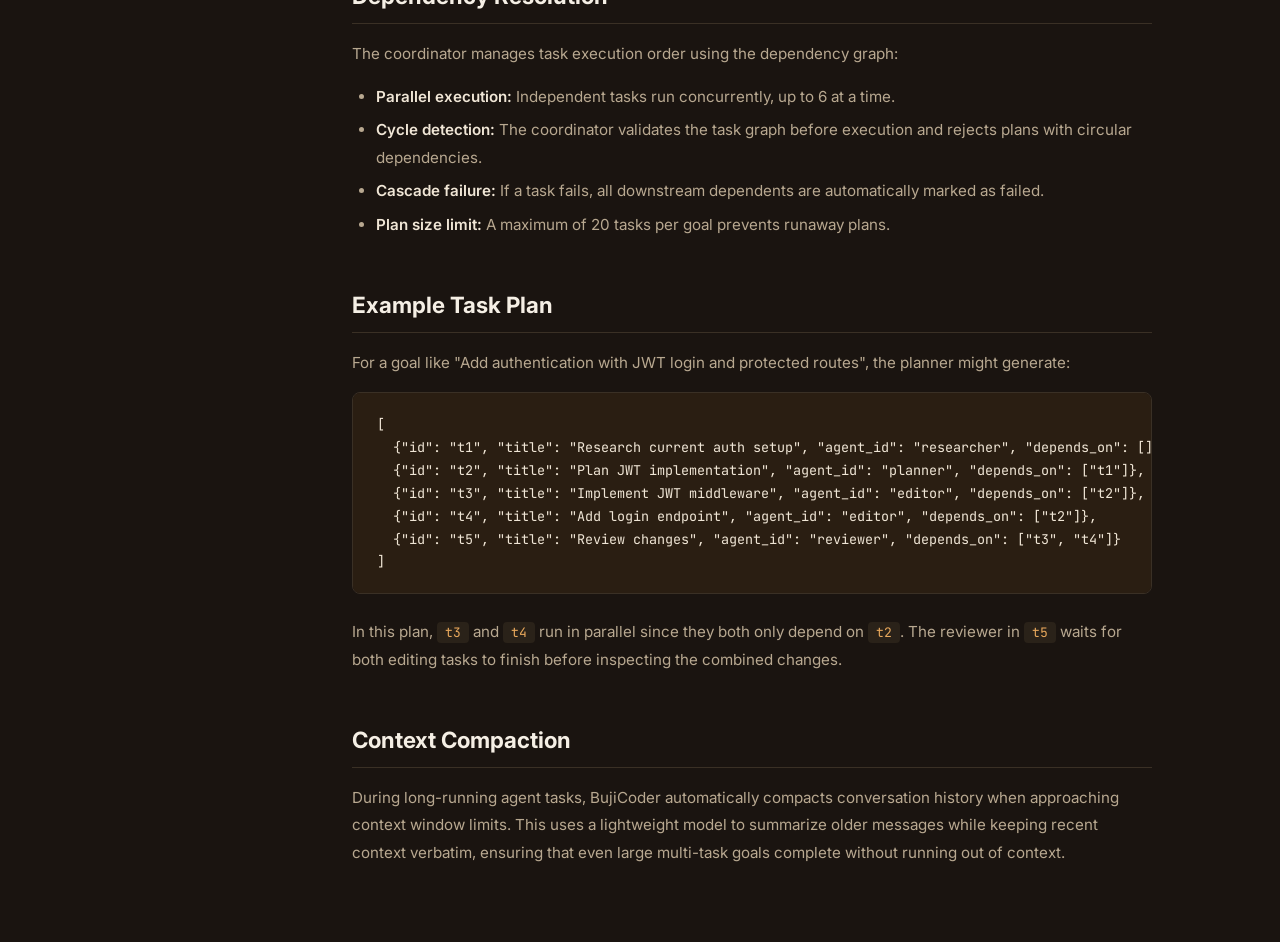
<file: docs/docs/coordinator.html>
<!DOCTYPE html>
<html lang="en" dir="ltr">
<head>
    <meta charset="UTF-8">
    <meta name="viewport" content="width=device-width, initial-scale=1.0">
    <title>Goal Coordinator — BujiCoder Docs</title>
    <link rel="stylesheet" href="../style.css">
    <link rel="stylesheet" href="docs.css">
    <link rel="preconnect" href="https://fonts.googleapis.com">
    <link rel="preconnect" href="https://fonts.gstatic.com" crossorigin>
    <link href="https://fonts.googleapis.com/css2?family=Inter:wght@400;500;600;700;800;900&family=JetBrains+Mono:wght@400;500;600;700&family=Noto+Sans+Arabic:wght@400;600;700&family=Noto+Sans+SC:wght@400;600;700&family=Noto+Sans+JP:wght@400;600;700&family=Noto+Sans+Devanagari:wght@400;600;700&display=swap" rel="stylesheet">
</head>
<body>

<nav class="nav scrolled">
    <div class="nav-inner">
        <a href="../" class="nav-logo"><img src="../logo.svg" alt="BujiCoder Logo" class="logo-image"> BujiCoder</a>
        <div class="nav-links">
            <a href="../#features">Features</a>
            <a href="./">Docs</a>
            <a href="https://github.com/TechnoAllianceAE/bujicoder" target="_blank" rel="noopener">GitHub</a>
            <a href="../#install" class="nav-cta">Install</a>
            <div class="lang-switcher">
                <button class="lang-switcher-btn" id="langBtn" aria-label="Switch language">
                    <span id="langFlag">🇺🇸</span> <span id="langName">EN</span> ▾
                </button>
                <div class="lang-dropdown" id="langDrop">
                    <a href="#" data-lang="en" class="active"><span class="lang-flag">🇺🇸</span> English</a>
                    <a href="#" data-lang="jp"><span class="lang-flag">🇯🇵</span> 日本語</a>
                    <a href="#" data-lang="cn"><span class="lang-flag">🇨🇳</span> 中文</a>
                    <a href="#" data-lang="hi"><span class="lang-flag">🇮🇳</span> हिन्दी</a>
                    <a href="#" data-lang="sa"><span class="lang-flag">🇸🇦</span> العربية</a>
                </div>
            </div>
        </div>
        <button class="nav-toggle" aria-label="Toggle menu"><span></span><span></span><span></span></button>
    </div>
</nav>

<div class="docs-layout">
    <aside class="docs-sidebar">
        <h3>Getting Started</h3>
        <a href="./">Overview</a>
        <a href="installation.html">Installation</a>
        <a href="configuration.html">Configuration</a>
        <a href="api-keys.html">API Keys</a>
        <h3>Features</h3>
        <a href="modes.html">Cost Modes</a>
        <a href="mcp-servers.html">MCP Servers</a>
        <a href="agents.html">Agent Architecture</a>
        <a href="commands.html">Slash Commands</a>
        <h3>v0.10.2</h3>
        <a href="security.html">Command Security</a>
        <a href="memory.html">Project Memory</a>
        <a href="coordinator.html" class="active">Goal Coordinator</a>
    </aside>

    <main class="docs-content">
        <h1>Goal Coordinator</h1>
        <p class="docs-subtitle">The <code>/goal</code> command decomposes high-level goals into a task DAG (directed acyclic graph), executes tasks in dependency order with specialist agents, and synthesizes the results into a coherent response.</p>

        <h2>Usage</h2>
        <p>Invoke the goal coordinator by typing <code>/goal</code> followed by a description of what you want to accomplish:</p>
<pre><code>/goal Add authentication with JWT login and protected routes
/goal Refactor the database layer to use connection pooling
/goal Set up CI/CD with GitHub Actions for this Go project</code></pre>

        <div class="docs-callout tip">
            <strong>Tip:</strong> The <code>/goal</code> command works best with complex, multi-step tasks. For simple single-file edits, just describe what you want directly.
        </div>

        <h2>How It Works</h2>
        <p>When you run <code>/goal</code>, BujiCoder follows a structured pipeline to break down and execute your request:</p>
        <ol>
            <li>The <strong>planner agent</strong> analyzes your goal and generates a JSON task plan.</li>
            <li>Each task specifies: <code>id</code>, <code>title</code>, <code>description</code>, <code>agent_id</code>, and <code>depends_on</code> (optional).</li>
            <li>Tasks with no dependencies start immediately in parallel.</li>
            <li>Tasks with dependencies wait for their prerequisites to complete.</li>
            <li>Results from completed prerequisites are injected as context into dependent tasks.</li>
            <li>All tasks share memory via the shared agent memory system.</li>
            <li>After all tasks complete, a synthesis step combines outputs into a coherent response.</li>
        </ol>

        <h2>Available Agents for Tasks</h2>
        <p>The planner assigns each task to a specialist agent based on the nature of the work:</p>
        <table>
            <thead>
                <tr><th>Agent</th><th>Purpose</th></tr>
            </thead>
            <tbody>
                <tr><td><code>researcher</code></td><td>Read-only investigation of code, docs, web</td></tr>
                <tr><td><code>editor</code></td><td>File editing and code changes</td></tr>
                <tr><td><code>file_explorer</code></td><td>Fast, lightweight file discovery</td></tr>
                <tr><td><code>planner</code></td><td>Further task decomposition</td></tr>
                <tr><td><code>reviewer</code></td><td>Code review for correctness and style</td></tr>
                <tr><td><code>thinker</code></td><td>Deep reasoning about complex problems</td></tr>
                <tr><td><code>git_committer</code></td><td>Git operations with proper commits</td></tr>
            </tbody>
        </table>

        <h2>Dependency Resolution</h2>
        <p>The coordinator manages task execution order using the dependency graph:</p>
        <ul>
            <li><strong>Parallel execution:</strong> Independent tasks run concurrently, up to 6 at a time.</li>
            <li><strong>Cycle detection:</strong> The coordinator validates the task graph before execution and rejects plans with circular dependencies.</li>
            <li><strong>Cascade failure:</strong> If a task fails, all downstream dependents are automatically marked as failed.</li>
            <li><strong>Plan size limit:</strong> A maximum of 20 tasks per goal prevents runaway plans.</li>
        </ul>

        <h2>Example Task Plan</h2>
        <p>For a goal like "Add authentication with JWT login and protected routes", the planner might generate:</p>
<pre><code>[
  {"id": "t1", "title": "Research current auth setup", "agent_id": "researcher", "depends_on": []},
  {"id": "t2", "title": "Plan JWT implementation", "agent_id": "planner", "depends_on": ["t1"]},
  {"id": "t3", "title": "Implement JWT middleware", "agent_id": "editor", "depends_on": ["t2"]},
  {"id": "t4", "title": "Add login endpoint", "agent_id": "editor", "depends_on": ["t2"]},
  {"id": "t5", "title": "Review changes", "agent_id": "reviewer", "depends_on": ["t3", "t4"]}
]</code></pre>
        <p>In this plan, <code>t3</code> and <code>t4</code> run in parallel since they both only depend on <code>t2</code>. The reviewer in <code>t5</code> waits for both editing tasks to finish before inspecting the combined changes.</p>

        <h2>Context Compaction</h2>
        <p>During long-running agent tasks, BujiCoder automatically compacts conversation history when approaching context window limits. This uses a lightweight model to summarize older messages while keeping recent context verbatim, ensuring that even large multi-task goals complete without running out of context.</p>
    </main>
</div>

<script>
document.querySelector('.nav-toggle').addEventListener('click', function() {
    document.querySelector('.nav-links').classList.toggle('open');
    this.classList.toggle('active');
});

// Language switcher
const langBtn = document.getElementById('langBtn');
const langDrop = document.getElementById('langDrop');
const langFlag = document.getElementById('langFlag');
const langName = document.getElementById('langName');

const langMap = {
    en: { flag: '🇺🇸', name: 'EN', dir: 'ltr' },
    jp: { flag: '🇯🇵', name: 'JP', dir: 'ltr' },
    cn: { flag: '🇨🇳', name: 'CN', dir: 'ltr' },
    hi: { flag: '🇮🇳', name: 'HI', dir: 'ltr' },
    sa: { flag: '🇸🇦', name: 'SA', dir: 'rtl' }
};

langBtn.addEventListener('click', function(e) {
    e.stopPropagation();
    langDrop.classList.toggle('show');
});

document.addEventListener('click', function() {
    langDrop.classList.remove('show');
});

document.querySelectorAll('.lang-dropdown a').forEach(function(link) {
    link.addEventListener('click', function(e) {
        e.preventDefault();
        const lang = this.getAttribute('data-lang');
        const info = langMap[lang];
        if (info) {
            langFlag.textContent = info.flag;
            langName.textContent = info.name;
            document.documentElement.dir = info.dir;
            document.documentElement.lang = lang;
            localStorage.setItem('buji-lang', lang);
        }
        langDrop.classList.remove('show');
    });
});

// Restore saved language
const savedLang = localStorage.getItem('buji-lang');
if (savedLang && langMap[savedLang]) {
    langFlag.textContent = langMap[savedLang].flag;
    langName.textContent = langMap[savedLang].name;
    document.documentElement.dir = langMap[savedLang].dir;
    document.documentElement.lang = savedLang;
}
</script>
</body>
</html>
</file>
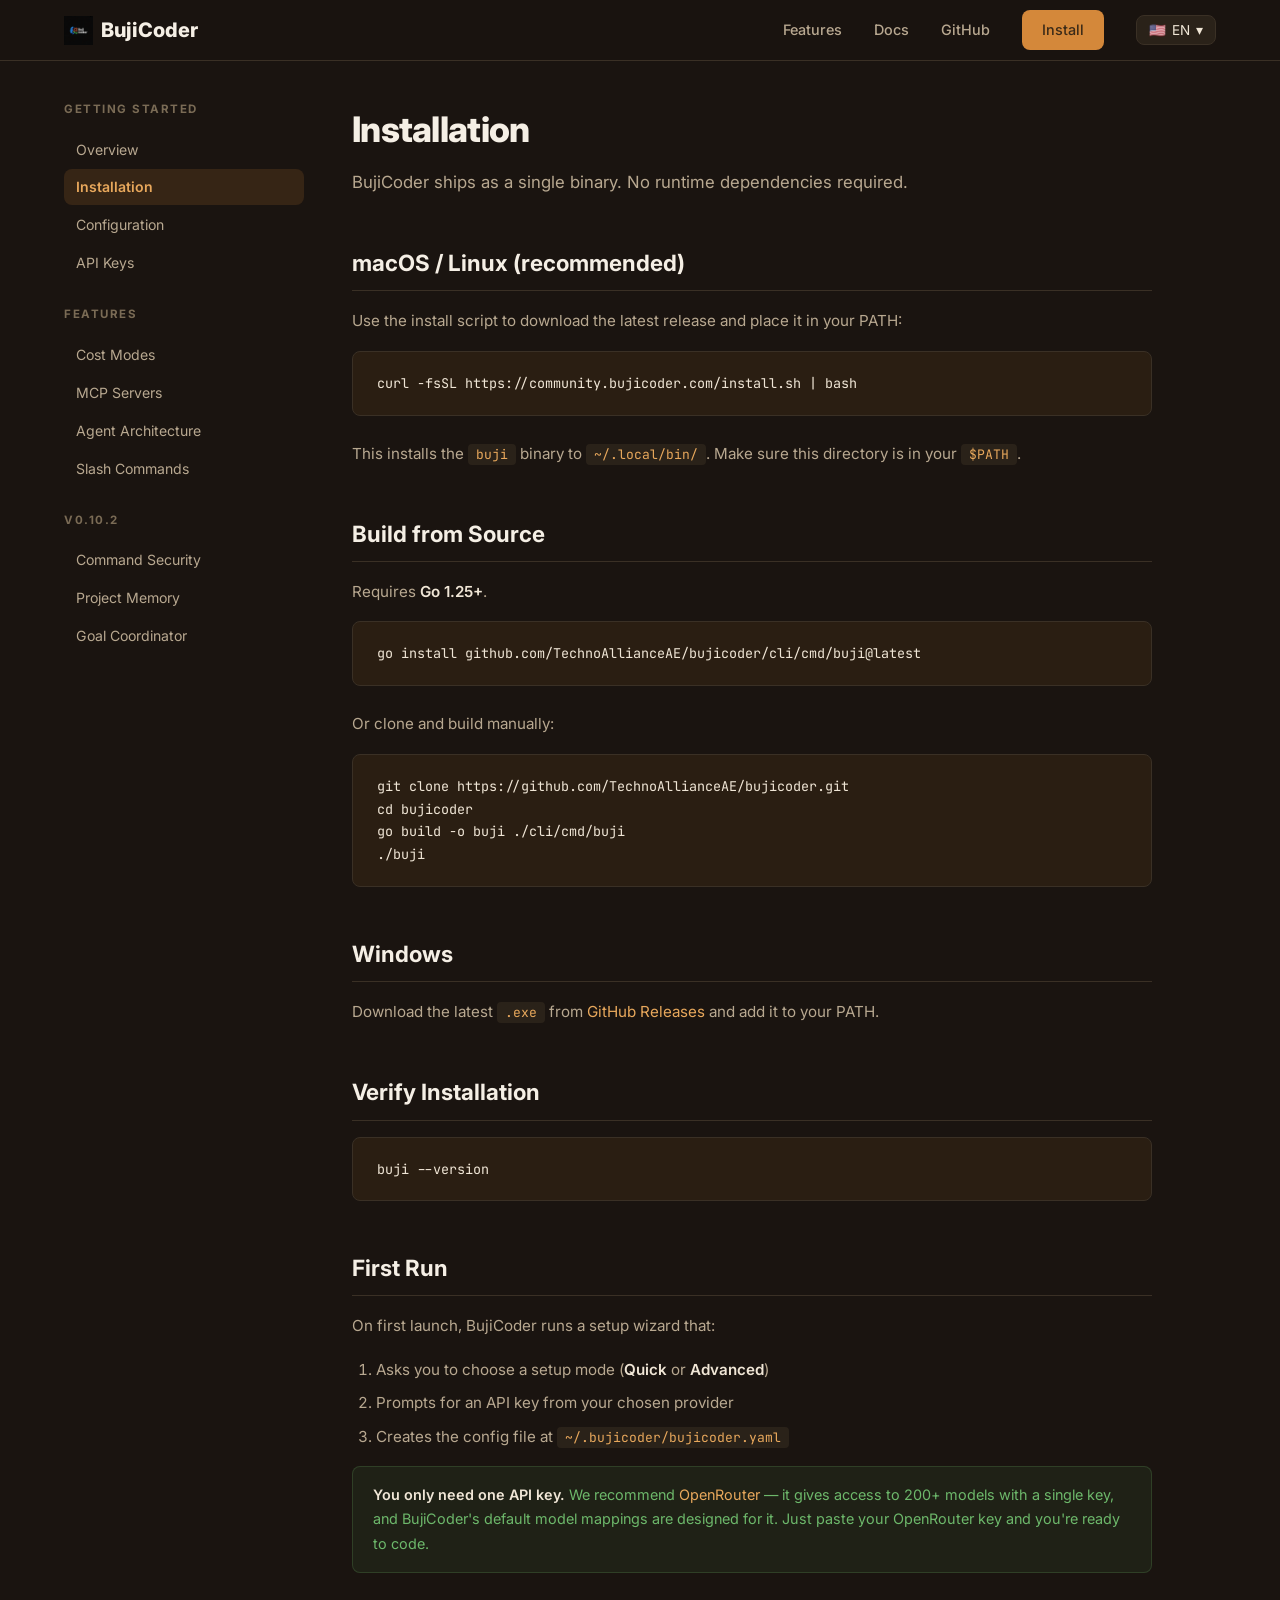
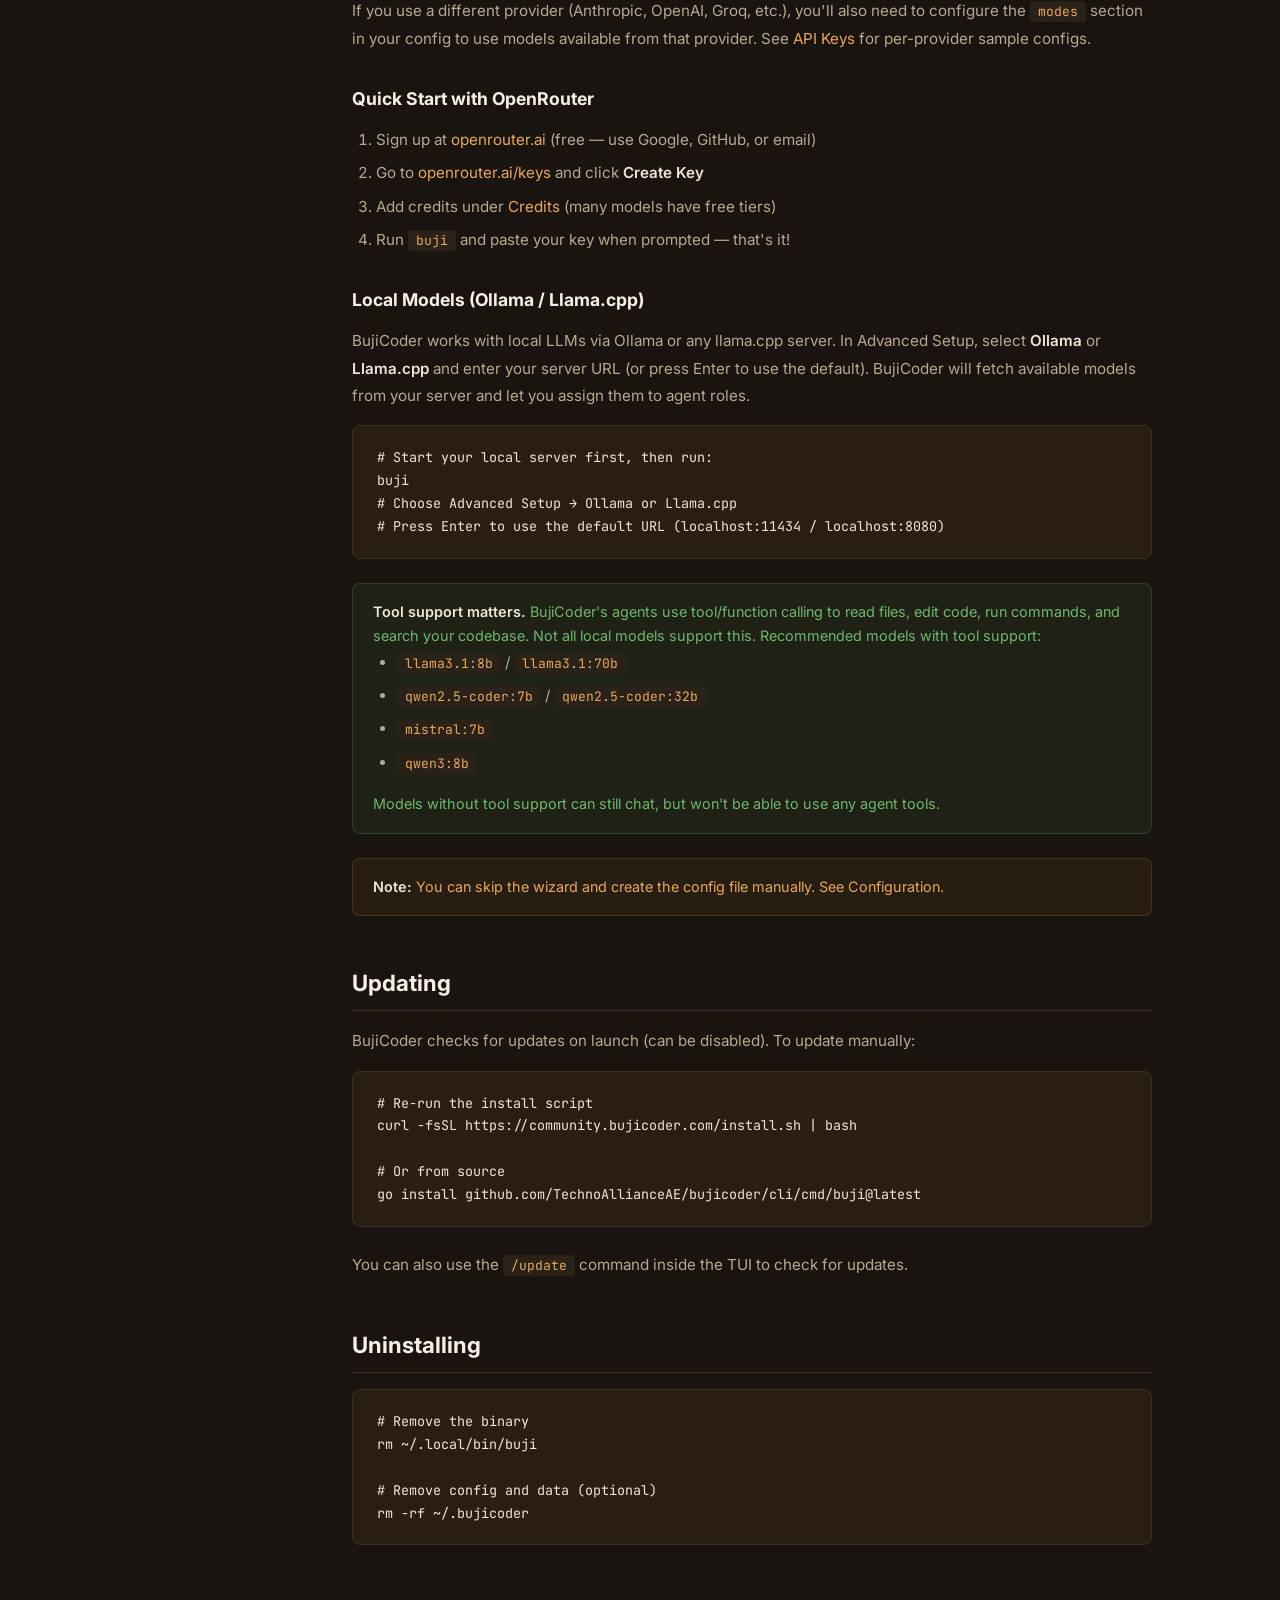
<file: docs/docs/installation.html>
<!DOCTYPE html>
<html lang="en" dir="ltr">
<head>
    <meta charset="UTF-8">
    <meta name="viewport" content="width=device-width, initial-scale=1.0">
    <title>Installation — BujiCoder Docs</title>
    <link rel="stylesheet" href="../style.css">
    <link rel="stylesheet" href="docs.css">
    <link rel="preconnect" href="https://fonts.googleapis.com">
    <link rel="preconnect" href="https://fonts.gstatic.com" crossorigin>
    <link href="https://fonts.googleapis.com/css2?family=Inter:wght@400;500;600;700;800;900&family=JetBrains+Mono:wght@400;500;600;700&family=Noto+Sans+Arabic:wght@400;600;700&family=Noto+Sans+SC:wght@400;600;700&family=Noto+Sans+JP:wght@400;600;700&family=Noto+Sans+Devanagari:wght@400;600;700&display=swap" rel="stylesheet">
</head>
<body>

<nav class="nav scrolled">
    <div class="nav-inner">
        <a href="../" class="nav-logo"><img src="../logo.svg" alt="BujiCoder Logo" class="logo-image"> BujiCoder</a>
        <div class="nav-links">
            <a href="../#features">Features</a>
            <a href="./">Docs</a>
            <a href="https://github.com/TechnoAllianceAE/bujicoder" target="_blank" rel="noopener">GitHub</a>
            <a href="../#install" class="nav-cta">Install</a>
            <div class="lang-switcher">
                <button class="lang-switcher-btn" id="langBtn" aria-label="Switch language">
                    <span id="langFlag">🇺🇸</span> <span id="langName">EN</span> ▾
                </button>
                <div class="lang-dropdown" id="langDrop">
                    <a href="#" data-lang="en" class="active"><span class="lang-flag">🇺🇸</span> English</a>
                    <a href="#" data-lang="jp"><span class="lang-flag">🇯🇵</span> 日本語</a>
                    <a href="#" data-lang="cn"><span class="lang-flag">🇨🇳</span> 中文</a>
                    <a href="#" data-lang="hi"><span class="lang-flag">🇮🇳</span> हिन्दी</a>
                    <a href="#" data-lang="sa"><span class="lang-flag">🇸🇦</span> العربية</a>
                </div>
            </div>
        </div>
        <button class="nav-toggle" aria-label="Toggle menu"><span></span><span></span><span></span></button>
    </div>
</nav>

<div class="docs-layout">
    <aside class="docs-sidebar">
        <h3 data-i18n="sidebar.gettingStarted">Getting Started</h3>
        <a href="./">Overview</a>
        <a href="installation.html" class="active">Installation</a>
        <a href="configuration.html">Configuration</a>
        <a href="api-keys.html">API Keys</a>
        <h3 data-i18n="sidebar.features">Features</h3>
        <a href="modes.html">Cost Modes</a>
        <a href="mcp-servers.html">MCP Servers</a>
        <a href="agents.html">Agent Architecture</a>
        <a href="commands.html">Slash Commands</a>
        <h3 data-i18n="sidebar.whatsNew">v0.10.2</h3>
        <a href="security.html">Command Security</a>
        <a href="memory.html">Project Memory</a>
        <a href="coordinator.html">Goal Coordinator</a>
    </aside>

    <main class="docs-content">
        <h1 data-i18n="install.title">Installation</h1>
        <p class="docs-subtitle" data-i18n="install.subtitle">BujiCoder ships as a single binary. No runtime dependencies required.</p>

        <h2 data-i18n="install.recommendedTitle">macOS / Linux (recommended)</h2>
        <p data-i18n="install.recommendedDesc">Use the install script to download the latest release and place it in your PATH:</p>
<pre><code>curl -fsSL https://community.bujicoder.com/install.sh | bash</code></pre>
        <p data-i18n="install.recommendedNote">This installs the <code>buji</code> binary to <code>~/.local/bin/</code>. Make sure this directory is in your <code>$PATH</code>.</p>

        <h2 data-i18n="install.sourceTitle">Build from Source</h2>
        <p data-i18n="install.sourceReq">Requires <strong>Go 1.25+</strong>.</p>
<pre><code>go install github.com/TechnoAllianceAE/bujicoder/cli/cmd/buji@latest</code></pre>
        <p data-i18n="install.sourceAlt">Or clone and build manually:</p>
<pre><code>git clone https://github.com/TechnoAllianceAE/bujicoder.git
cd bujicoder
go build -o buji ./cli/cmd/buji
./buji</code></pre>

        <h2 data-i18n="install.windowsTitle">Windows</h2>
        <p data-i18n="install.windowsDesc">Download the latest <code>.exe</code> from <a href="https://github.com/TechnoAllianceAE/bujicoder/releases" target="_blank" rel="noopener">GitHub Releases</a> and add it to your PATH.</p>

        <h2 data-i18n="install.verifyTitle">Verify Installation</h2>
<pre><code>buji --version</code></pre>

        <h2 data-i18n="install.firstRunTitle">First Run</h2>
        <p data-i18n="install.firstRunDesc">On first launch, BujiCoder runs a setup wizard that:</p>
        <ol>
            <li data-i18n="install.wizard1">Asks you to choose a setup mode (<strong>Quick</strong> or <strong>Advanced</strong>)</li>
            <li data-i18n="install.wizard2">Prompts for an API key from your chosen provider</li>
            <li data-i18n="install.wizard3">Creates the config file at <code>~/.bujicoder/bujicoder.yaml</code></li>
        </ol>

        <div class="docs-callout tip">
            <strong data-i18n="install.tipTitle">You only need one API key.</strong> <span data-i18n="install.tipText">We recommend <a href="https://openrouter.ai" target="_blank" rel="noopener">OpenRouter</a> — it gives access to 200+ models with a single key, and BujiCoder's default model mappings are designed for it. Just paste your OpenRouter key and you're ready to code.</span>
        </div>

        <p data-i18n="install.providerNote">If you use a different provider (Anthropic, OpenAI, Groq, etc.), you'll also need to configure the <code>modes</code> section in your config to use models available from that provider. See <a href="api-keys.html">API Keys</a> for per-provider sample configs.</p>

        <h3 data-i18n="install.quickOpenRouterTitle">Quick Start with OpenRouter</h3>
        <ol>
            <li data-i18n="install.or1">Sign up at <a href="https://openrouter.ai" target="_blank" rel="noopener">openrouter.ai</a> (free — use Google, GitHub, or email)</li>
            <li data-i18n="install.or2">Go to <a href="https://openrouter.ai/keys" target="_blank" rel="noopener">openrouter.ai/keys</a> and click <strong>Create Key</strong></li>
            <li data-i18n="install.or3">Add credits under <a href="https://openrouter.ai/credits" target="_blank" rel="noopener">Credits</a> (many models have free tiers)</li>
            <li data-i18n="install.or4">Run <code>buji</code> and paste your key when prompted — that's it!</li>
        </ol>

        <h3 data-i18n="install.localModelsTitle">Local Models (Ollama / Llama.cpp)</h3>
        <p data-i18n="install.localModelsDesc">BujiCoder works with local LLMs via Ollama or any llama.cpp server. In Advanced Setup, select <strong>Ollama</strong> or <strong>Llama.cpp</strong> and enter your server URL (or press Enter to use the default). BujiCoder will fetch available models from your server and let you assign them to agent roles.</p>
<pre><code># Start your local server first, then run:
buji
# Choose Advanced Setup → Ollama or Llama.cpp
# Press Enter to use the default URL (localhost:11434 / localhost:8080)</code></pre>

        <div class="docs-callout tip">
            <strong data-i18n="install.toolSupportTitle">Tool support matters.</strong> <span data-i18n="install.toolSupportDesc">BujiCoder's agents use tool/function calling to read files, edit code, run commands, and search your codebase. Not all local models support this. Recommended models with tool support:</span>
            <ul>
                <li><code>llama3.1:8b</code> / <code>llama3.1:70b</code></li>
                <li><code>qwen2.5-coder:7b</code> / <code>qwen2.5-coder:32b</code></li>
                <li><code>mistral:7b</code></li>
                <li><code>qwen3:8b</code></li>
            </ul>
            <span data-i18n="install.toolSupportNote">Models without tool support can still chat, but won't be able to use any agent tools.</span>
        </div>

        <div class="docs-callout info">
            <strong data-i18n="install.skipWizardTitle">Note:</strong> <span data-i18n="install.skipWizardText">You can skip the wizard and create the config file manually. See <a href="configuration.html">Configuration</a>.</span>
        </div>

        <h2 data-i18n="install.updatingTitle">Updating</h2>
        <p data-i18n="install.updatingDesc">BujiCoder checks for updates on launch (can be disabled). To update manually:</p>
<pre><code># Re-run the install script
curl -fsSL https://community.bujicoder.com/install.sh | bash

# Or from source
go install github.com/TechnoAllianceAE/bujicoder/cli/cmd/buji@latest</code></pre>
        <p data-i18n="install.tuiUpdate">You can also use the <code>/update</code> command inside the TUI to check for updates. Updates are verified: the downloaded binary is checked against the release's SHA-256 checksum manifest (<code>checksums.txt</code>) before anything is replaced.</p>

        <h2 data-i18n="install.uninstallTitle">Uninstalling</h2>
<pre><code># Remove the binary
rm ~/.local/bin/buji

# Remove config and data (optional)
rm -rf ~/.bujicoder</code></pre>
    </main>
</div>

<script>
const installTranslations = {
  en: {
    sidebar: { gettingStarted: "Getting Started", features: "Features", whatsNew: "v0.10.2" },
    install: { title: "Installation", subtitle: "BujiCoder ships as a single binary. No runtime dependencies required.", recommendedTitle: "macOS / Linux (recommended)", recommendedDesc: "Use the install script to download the latest release and place it in your PATH:", recommendedNote: "This installs the <code>buji</code> binary to <code>~/.local/bin/</code>. Make sure this directory is in your <code>$PATH</code>.", sourceTitle: "Build from Source", sourceReq: "Requires <strong>Go 1.25+</strong>.", sourceAlt: "Or clone and build manually:", windowsTitle: "Windows", windowsDesc: "Download the latest <code>.exe</code> from <a href='https://github.com/TechnoAllianceAE/bujicoder/releases' target='_blank' rel='noopener'>GitHub Releases</a> and add it to your PATH.", verifyTitle: "Verify Installation", firstRunTitle: "First Run", firstRunDesc: "On first launch, BujiCoder runs a setup wizard that:", wizard1: "Asks you to choose a setup mode (<strong>Quick</strong> or <strong>Advanced</strong>)", wizard2: "Prompts for an API key from your chosen provider", wizard3: "Creates the config file at <code>~/.bujicoder/bujicoder.yaml</code>", tipTitle: "You only need one API key.", tipText: "We recommend <a href='https://openrouter.ai' target='_blank' rel='noopener'>OpenRouter</a> — it gives access to 200+ models with a single key, and BujiCoder's default model mappings are designed for it. Just paste your OpenRouter key and you're ready to code.", providerNote: "If you use a different provider (Anthropic, OpenAI, Groq, etc.), you'll also need to configure the <code>modes</code> section in your config to use models available from that provider. See <a href='api-keys.html'>API Keys</a> for per-provider sample configs.", quickOpenRouterTitle: "Quick Start with OpenRouter", or1: "Sign up at <a href='https://openrouter.ai' target='_blank' rel='noopener'>openrouter.ai</a> (free — use Google, GitHub, or email)", or2: "Go to <a href='https://openrouter.ai/keys' target='_blank' rel='noopener'>openrouter.ai/keys</a> and click <strong>Create Key</strong>", or3: "Add credits under <a href='https://openrouter.ai/credits' target='_blank' rel='noopener'>Credits</a> (many models have free tiers)", or4: "Run <code>buji</code> and paste your key when prompted — that's it!", localModelsTitle: "Local Models (Ollama / Llama.cpp)", localModelsDesc: "BujiCoder works with local LLMs via Ollama or any llama.cpp server. In Advanced Setup, select <strong>Ollama</strong> or <strong>Llama.cpp</strong> and enter your server URL (or press Enter to use the default). BujiCoder will fetch available models from your server and let you assign them to agent roles.", toolSupportTitle: "Tool support matters.", toolSupportDesc: "BujiCoder's agents use tool/function calling to read files, edit code, run commands, and search your codebase. Not all local models support this. Recommended models with tool support:", toolSupportNote: "Models without tool support can still chat, but won't be able to use any agent tools.", skipWizardTitle: "Note:", skipWizardText: "You can skip the wizard and create the config file manually. See <a href='configuration.html'>Configuration</a>.", updatingTitle: "Updating", updatingDesc: "BujiCoder checks for updates on launch (can be disabled). To update manually:", tuiUpdate: "You can also use the <code>/update</code> command inside the TUI to check for updates.", uninstallTitle: "Uninstalling" }
  },
  jp: {
    sidebar: { gettingStarted: "はじめに", features: "機能", whatsNew: "v0.10.2" },
    install: { title: "インストール", subtitle: "BujiCoderは単一のバイナリとして提供されます。ランタイム依存関係は不要です。", recommendedTitle: "macOS / Linux（推奨）", recommendedDesc: "インストールスクリプトを使用して最新のリリースをダウンロードし、PATHに配置します：", recommendedNote: "これにより、<code>buji</code>バイナリが<code>~/.local/bin/</code>にインストールされます。このディレクトリが<code>$PATH</code>にあることを確認してください。", sourceTitle: "ソースからビルド", sourceReq: "<strong>Go 1.25+</strong>が必要です。", sourceAlt: "またはクローンして手動でビルド：", windowsTitle: "Windows", windowsDesc: "最新の<code>.exe</code>を<a href='https://github.com/TechnoAllianceAE/bujicoder/releases' target='_blank' rel='noopener'>GitHub Releases</a>からダウンロードし、PATHに追加してください。", verifyTitle: "インストールの確認", firstRunTitle: "初回実行", firstRunDesc: "初回起動時、BujiCoderはセットアップウィザードを実行します：", wizard1: "セットアップモードの選択（<strong>Quick</strong>または<strong>Advanced</strong>）", wizard2: "選択したプロバイダーのAPIキーの入力を促されます", wizard3: "<code>~/.bujicoder/bujicoder.yaml</code>に設定ファイルを作成します", tipTitle: "APIキーは1つだけで十分です。", tipText: "<a href='https://openrouter.ai' target='_blank' rel='noopener'>OpenRouter</a>を推奨します — 1つのキーで200以上のモデルにアクセスでき、BujiCoderのデフォルトモデルマッピングはそれ用に設計されています。OpenRouterキーを貼り付けるだけでコーディングの準備完了です。", providerNote: "別のプロバイダー（Anthropic、OpenAI、Groqなど）を使用する場合は、設定の<code>modes</code>セクションも設定して、そのプロバイダーから利用可能なモデルを使用する必要があります。プロバイダー別のサンプル設定は<a href='api-keys.html'>APIキー</a>を参照してください。", quickOpenRouterTitle: "OpenRouterでクイックスタート", or1: "<a href='https://openrouter.ai' target='_blank' rel='noopener'>openrouter.ai</a>でサインアップ（無料 — Google、GitHub、またはメールで）", or2: "<a href='https://openrouter.ai/keys' target='_blank' rel='noopener'>openrouter.ai/keys</a>にアクセスし、<strong>Create Key</strong>をクリック", or3: "<a href='https://openrouter.ai/credits' target='_blank' rel='noopener'>Credits</a>でクレジットを追加（多くのモデルに無料枠があります）", or4: "<code>buji</code>を実行し、プロンプトが表示されたらキーを貼り付ける — これだけ！", localModelsTitle: "ローカルモデル（Ollama / Llama.cpp）", localModelsDesc: "BujiCoderはOllamaまたは任意のllama.cppサーバーを介してローカルLLMと連携します。詳細設定で<strong>Ollama</strong>または<strong>Llama.cpp</strong>を選択し、サーバーURLを入力します（またはEnterキーを押してデフォルトを使用）。BujiCoderはサーバーから利用可能なモデルを取得し、エージェントロールに割り当てることができます。", toolSupportTitle: "ツールサポートは重要です。", toolSupportDesc: "BujiCoderのエージェントはツール/関数呼び出しを使用してファイルの読み取り、コードの編集、コマンドの実行、コードベースの検索を行います。すべてのローカルモデルがこれをサポートしているわけではありません。ツールサポートのある推奨モデル：", toolSupportNote: "ツールサポートのないモデルでもチャットは可能ですが、エージェントツールを使用することはできません。", skipWizardTitle: "注意：", skipWizardText: "ウィザードをスキップして設定ファイルを手動で作成することもできます。<a href='configuration.html'>設定</a>を参照してください。", updatingTitle: "アップデート", updatingDesc: "BujiCoderは起動時にアップデートを確認します（無効化可能）。手動でアップデートするには：", tuiUpdate: "TUI内で<code>/update</code>コマンドを使用してアップデートを確認することもできます。", uninstallTitle: "アンインストール" }
  },
  cn: {
    sidebar: { gettingStarted: "入门", features: "功能", whatsNew: "v0.10.2" },
    install: { title: "安装", subtitle: "BujiCoder作为单个二进制文件发布。不需要运行时依赖。", recommendedTitle: "macOS / Linux（推荐）", recommendedDesc: "使用安装脚本下载最新版本并放置到你的PATH中：", recommendedNote: "这会将<code>buji</code>二进制文件安装到<code>~/.local/bin/</code>。确保此目录在你的<code>$PATH</code>中。", sourceTitle: "从源码构建", sourceReq: "需要 <strong>Go 1.25+</strong>。", sourceAlt: "或者克隆并手动构建：", windowsTitle: "Windows", windowsDesc: "从<a href='https://github.com/TechnoAllianceAE/bujicoder/releases' target='_blank' rel='noopener'>GitHub Releases</a>下载最新的<code>.exe</code>并添加到你的PATH。", verifyTitle: "验证安装", firstRunTitle: "首次运行", firstRunDesc: "首次启动时，BujiCoder会运行设置向导：", wizard1: "要求你选择设置模式（<strong>Quick</strong>或<strong>Advanced</strong>）", wizard2: "提示输入你选择提供商的API密钥", wizard3: "在<code>~/.bujicoder/bujicoder.yaml</code>创建配置文件", tipTitle: "你只需要一个API密钥。", tipText: "我们推荐<a href='https://openrouter.ai' target='_blank' rel='noopener'>OpenRouter</a> — 它通过单个密钥提供对200多个模型的访问，BujiCoder的默认模型映射就是为它设计的。只需粘贴你的OpenRouter密钥就可以开始编码了。", providerNote: "如果你使用不同的提供商（Anthropic、OpenAI、Groq等），你还需要在配置中配置<code>modes</code>部分以使用该提供商可用的模型。请参阅<a href='api-keys.html'>API密钥</a>获取每个提供商的示例配置。", quickOpenRouterTitle: "使用OpenRouter快速开始", or1: "在<a href='https://openrouter.ai' target='_blank' rel='noopener'>openrouter.ai</a>注册（免费 — 使用Google、GitHub或邮箱）", or2: "访问<a href='https://openrouter.ai/keys' target='_blank' rel='noopener'>openrouter.ai/keys</a>并点击<strong>Create Key</strong>", or3: "在<a href='https://openrouter.ai/credits' target='_blank' rel='noopener'>Credits</a>下添加积分（许多模型有免费层）", or4: "运行<code>buji</code>并在提示时粘贴你的密钥 — 就这样！", localModelsTitle: "本地模型（Ollama / Llama.cpp）", localModelsDesc: "BujiCoder通过Ollama或任何llama.cpp服务器与本地LLM配合使用。在高级设置中，选择<strong>Ollama</strong>或<strong>Llama.cpp</strong>并输入你的服务器URL（或按Enter使用默认值）。BujiCoder将从你的服务器获取可用模型并让你将它们分配给代理角色。", toolSupportTitle: "工具支持很重要。", toolSupportDesc: "BujiCoder的代理使用工具/函数调用来读取文件、编辑代码、运行命令和搜索代码库。并非所有本地模型都支持这一点。推荐具有工具支持的模型：", toolSupportNote: "没有工具支持的模型仍然可以聊天，但无法使用任何代理工具。", skipWizardTitle: "注意：", skipWizardText: "你可以跳过向导并手动创建配置文件。请参阅<a href='configuration.html'>配置</a>。", updatingTitle: "更新", updatingDesc: "BujiCoder在启动时检查更新（可以禁用）。手动更新：", tuiUpdate: "你也可以在TUI内使用<code>/update</code>命令检查更新。更新经过验证：下载的二进制文件在被替换之前会与发布的SHA-256校验和清单（<code>checksums.txt</code>）进行核对。", uninstallTitle: "卸载" }
  },
  hi: {
    sidebar: { gettingStarted: "शुरू करें", features: "विशेषताएं", whatsNew: "v0.10.2" },
    install: { title: "इंस्टॉल", subtitle: "BujiCoder एकल बाइनरी के रूप में आता है। रनटाइम निर्भरता की आवश्यकता नहीं।", recommendedTitle: "macOS / Linux (अनुशंसित)", recommendedDesc: "नवीनतम रिलीज़ डाउनलोड करने और इसे आपके PATH में रखने के लिए इंस्टॉल स्क्रिप्ट का उपयोग करें:", recommendedNote: "यह <code>buji</code> बाइनरी को <code>~/.local/bin/</code> में इंस्टॉल करता है। सुनिश्चित करें कि यह डायरेक्टरी आपके <code>$PATH</code> में है।", sourceTitle: "सोर्स से बिल्ड", sourceReq: "<strong>Go 1.25+</strong> आवश्यक।", sourceAlt: "या क्लोन करें और मैन्युअल रूप से बिल्ड करें:", windowsTitle: "Windows", windowsDesc: "<a href='https://github.com/TechnoAllianceAE/bujicoder/releases' target='_blank' rel='noopener'>GitHub Releases</a> से नवीनतम <code>.exe</code> डाउनलोड करें और अपने PATH में जोड़ें।", verifyTitle: "इंस्टॉल सत्यापित करें", firstRunTitle: "पहला रन", firstRunDesc: "पहले लॉन्च पर, BujiCoder एक सेटअप विज़ार्ड चलाता है:", wizard1: "आपसे सेटअप मोड चुनने के लिए कहता है (<strong>Quick</strong> या <strong>Advanced</strong>)", wizard2: "आपके चुने हुए प्रदाता से API कुंजी के लिए प्रॉम्प्ट करता है", wizard3: "<code>~/.bujicoder/bujicoder.yaml</code> पर कॉन्फ़िग फ़ाइल बनाता है", tipTitle: "आपको केवल एक API कुंजी की आवश्यकता है।", tipText: "हम <a href='https://openrouter.ai' target='_blank' rel='noopener'>OpenRouter</a> की अनुशंसा करते हैं — यह एकल कुंजी के साथ 200+ मॉडल तक पहुंच देता है, और BujiCoder की डिफ़ॉल्ट मॉडल मैपिंग इसके लिए डिज़ाइन की गई है। बस अपनी OpenRouter कुंजी पेस्ट करें और आप कोडिंग के लिए तैयार हैं।", providerNote: "यदि आप किसी भिन्न प्रदाता (Anthropic, OpenAI, Groq, आदि) का उपयोग करते हैं, तो आपको उस प्रदाता से उपलब्ध मॉडल का उपयोग करने के लिए अपने कॉन्फ़िग में <code>modes</code> सेक्शन को भी कॉन्फ़िगर करने की आवश्यकता होगी। प्रति-प्रदाता नमूना कॉन्फ़िग के लिए <a href='api-keys.html'>API कुंजियां</a> देखें।", quickOpenRouterTitle: "OpenRouter के साथ त्वरित प्रारंभ", or1: "<a href='https://openrouter.ai' target='_blank' rel='noopener'>openrouter.ai</a> पर साइन अप करें (मुफ़्त — Google, GitHub, या ईमेल का उपयोग करें)", or2: "<a href='https://openrouter.ai/keys' target='_blank' rel='noopener'>openrouter.ai/keys</a> पर जाएं और <strong>Create Key</strong> पर क्लिक करें", or3: "<a href='https://openrouter.ai/credits' target='_blank' rel='noopener'>Credits</a> के तहत क्रेडिट जोड़ें (कई मॉडल में फ्री टियर हैं)", or4: "<code>buji</code> चलाएं और प्रॉम्प्ट होने पर अपनी कुंजी पेस्ट करें — बस इतना ही!", localModelsTitle: "लोकल मॉडल (Ollama / Llama.cpp)", localModelsDesc: "BujiCoder Ollama या किसी भी llama.cpp सर्वर के माध्यम से लोकल LLM के साथ काम करता है। एडवांस्ड सेटअप में, <strong>Ollama</strong> या <strong>Llama.cpp</strong> चुनें और अपना सर्वर URL दर्ज करें (या डिफ़ॉल्ट का उपयोग करने के लिए Enter दबाएं)। BujiCoder आपके सर्वर से उपलब्ध मॉडल लाएगा और आपको उन्हें एजेंट भूमिकाओं में असाइन करने देगा।", toolSupportTitle: "टूल सपोर्ट मायने रखता है।", toolSupportDesc: "BujiCoder के एजेंट फ़ाइलें पढ़ने, कोड संपादित करने, कमांड चलाने और कोडबेस खोजने के लिए टूल/फ़ंक्शन कॉलिंग का उपयोग करते हैं। सभी लोकल मॉडल इसका समर्थन नहीं करते हैं। टूल सपोर्ट के साथ अनुशंसित मॉडल:", toolSupportNote: "टूल सपोर्ट के बिना मॉडल अभी भी चैट कर सकते हैं, लेकिन किसी भी एजेंट टूल का उपयोग नहीं कर पाएंगे।", skipWizardTitle: "नोट:", skipWizardText: "आप विज़ार्ड को छोड़ सकते हैं और कॉन्फ़िग फ़ाइल को मैन्युअल रूप से बना सकते हैं। <a href='configuration.html'>कॉन्फ़िगरेशन</a> देखें।", updatingTitle: "अपडेट करना", updatingDesc: "BujiCoder लॉन्च पर अपडेट की जांच करता है (अक्षम किया जा सकता है)। मैन्युअल अपडेट के लिए:", tuiUpdate: "अपडेट की जांच करने के लिए आप TUI के अंदर <code>/update</code> कमांड का भी उपयोग कर सकते है अपडेट सत्यापित होते हैं: डाउनलोड की गई बाइनरी को बदले जाने से पहले रिलीज़ के SHA-256 चेकसम मैनिफेस्ट (<code>checksums.txt</code>) से जांचा जाता है।ं।", uninstallTitle: "अनइंस्टॉल" }
  },
  sa: {
    sidebar: { gettingStarted: "البدء", features: "الميزات", whatsNew: "v0.10.2" },
    install: { title: "التثبيت", subtitle: "يأتي BujiCoder كملف ثنائي واحد. لا يحتاج تبعيات وقت التشغيل.", recommendedTitle: "macOS / Linux (موصى به)", recommendedDesc: "استخدم نص التثبيت لتنزيل أحدث إصدار ووضعه في PATH:", recommendedNote: "يؤدي هذا إلى تثبيت الملف الثنائي <code>buji</code> في <code>~/.local/bin/</code>. تأكد من أن هذا الدليل موجود في <code>$PATH</code> الخاص بك.", sourceTitle: "البناء من المصدر", sourceReq: "يتطلب <strong>Go 1.25+</strong>.", sourceAlt: "أو استنسخ وابنِ يدويًا:", windowsTitle: "Windows", windowsDesc: "قم بتنزيل أحدث <code>.exe</code> من <a href='https://github.com/TechnoAllianceAE/bujicoder/releases' target='_blank' rel='noopener'>إصدارات GitHub</a> وأضفه إلى PATH.", verifyTitle: "التحقق من التثبيت", firstRunTitle: "التشغيل الأول", firstRunDesc: "عند التشغيل الأول، يشغل BujiCoder معالج إعداد يقوم بـ:", wizard1: "يطلب منك اختيار وضع الإعداد (<strong>Quick</strong> أو <strong>Advanced</strong>)", wizard2: "يطلب مفتاح API من المزود الذي اخترته", wizard3: "ينشئ ملف التكوين في <code>~/.bujicoder/bujicoder.yaml</code>", tipTitle: "تحتاج فقط مفتاح API واحد.", tipText: "نوصي بـ <a href='https://openrouter.ai' target='_blank' rel='noopener'>OpenRouter</a> — يتيح الوصول إلى أكثر من 200 نموذج بمفتاح واحد، وتعيينات النماذج الافتراضية في BujiCoder مصممة له. فقط الصق مفتاح OpenRouter الخاص بك وأنت جاهز للبرمجة.", providerNote: "إذا كنت تستخدم مزودًا مختلفًا (Anthropic أو OpenAI أو Groq وما إلى ذلك)، فستحتاج أيضًا إلى تكوين قسم <code>modes</code> في التكوين الخاص بك لاستخدام النماذج المتاحة من ذلك المزود. راجع <a href='api-keys.html'>مفاتيح API</a> للحصول على تكوينات نموذجية لكل مزود.", quickOpenRouterTitle: "البدء السريع مع OpenRouter", or1: "سجل في <a href='https://openrouter.ai' target='_blank' rel='noopener'>openrouter.ai</a> (مجاني — استخدم Google أو GitHub أو البريد الإلكتروني)", or2: "انتقل إلى <a href='https://openrouter.ai/keys' target='_blank' rel='noopener'>openrouter.ai/keys</a> وانقر على <strong>Create Key</strong>", or3: "أضف أرصدة تحت <a href='https://openrouter.ai/credits' target='_blank' rel='noopener'>Credits</a> (العديد من النماذج لديها طبقات مجانية)", or4: "شغل <code>buji</code> والصق مفتاحك عند المطالبة — هذا كل شيء!", localModelsTitle: "النماذج المحلية (Ollama / Llama.cpp)", localModelsDesc: "يعمل BujiCoder مع النماذج المحلية عبر Ollama أو أي خادم llama.cpp. في الإعداد المتقدم، حدد <strong>Ollama</strong> أو <strong>Llama.cpp</strong> وأدخل عنوان URL للخادم الخاص بك (أو اضغط Enter لاستخدام الافتراضي). سيجلب BujiCoder النماذج المتاحة من خادمك ويسمح لك بتعيينها لأدوار الوكلاء.", toolSupportTitle: "دعم الأدوات مهم.", toolSupportDesc: "يستخدم وكلاء BujiCoder استدعاء الأدوات/الوظائف لقراءة الملفات وتحرير الكود وتشغيل الأوامر والبحث في قاعدة الكود الخاصة بك. لا تدعم جميع النماذج المحلية هذا. النماذج الموصى بها مع دعم الأدوات:", toolSupportNote: "لا تزال النماذج بدون دعم الأدوات قادرة على الدردشة، لكنها لن تتمكن من استخدام أي أدوات وكيل.", skipWizardTitle: "ملاحظة:", skipWizardText: "يمكنك تخطي المعالج وإنشاء ملف التكوين يدويًا. راجع <a href='configuration.html'>التكوين</a>.", updatingTitle: "التحديث", updatingDesc: "يتحقق BujiCoder من التحديثات عند التشغيل (يمكن تعطيله). للتحديث يدويًا:", tuiUpdate: "يمكنك أيضًا استخدام أمر <code>/update</code> داخل TUI للتحقق من التحديثات. التحديثات موثّقة: يتم التحقق من الملف الثنائي الذي تم تنزيله مقابل بيان SHA-256 للإصدار (<code>checksums.txt</code>) قبل استبداله.", uninstallTitle: "إلغاء التثبيت" }
  }
};

const langFlags = { en: '🇺🇸', jp: '🇯🇵', cn: '🇨🇳', hi: '🇮🇳', sa: '🇸🇦' };
const langNames = { en: 'EN', jp: 'JP', cn: 'CN', hi: 'HI', sa: 'SA' };
const langFonts = { en: "'Inter', sans-serif", jp: "'Noto Sans JP', sans-serif", cn: "'Noto Sans SC', sans-serif", hi: "'Noto Sans Devanagari', sans-serif", sa: "'Noto Sans Arabic', sans-serif" };

function setLanguage(lang) {
  const t = installTranslations[lang];
  if (!t) return;
  document.documentElement.dir = lang === 'sa' ? 'rtl' : 'ltr';
  document.documentElement.lang = lang;
  document.body.style.fontFamily = langFonts[lang] || langFonts.en;
  document.getElementById('langFlag').textContent = langFlags[lang];
  document.getElementById('langName').textContent = langNames[lang];
  document.querySelectorAll('[data-i18n]').forEach(el => {
    const key = el.getAttribute('data-i18n');
    const parts = key.split('.');
    let val = t;
    for (const p of parts) { if (val) val = val[p]; }
    if (val) el.innerHTML = val;
  });
  document.querySelectorAll('.lang-dropdown a').forEach(a => {
    a.classList.toggle('active', a.getAttribute('data-lang') === lang);
  });
  try { localStorage.setItem('buji-lang', lang); } catch(e) {}
}

document.addEventListener('DOMContentLoaded', () => {
  const saved = localStorage.getItem('buji-lang');
  if (saved && installTranslations[saved]) setLanguage(saved);
  else setLanguage('en');
  document.getElementById('langBtn').addEventListener('click', (e) => {
    e.stopPropagation();
    document.getElementById('langDrop').classList.toggle('open');
  });
  document.querySelectorAll('.lang-dropdown a').forEach(a => {
    a.addEventListener('click', (e) => {
      e.preventDefault();
      setLanguage(a.getAttribute('data-lang'));
      document.getElementById('langDrop').classList.remove('open');
    });
  });
  document.addEventListener('click', () => {
    document.getElementById('langDrop').classList.remove('open');
  });
  document.querySelector('.nav-toggle').addEventListener('click', function() {
    document.querySelector('.nav-links').classList.toggle('open');
    this.classList.toggle('active');
  });
});
</script>
</body>
</html>
</file>
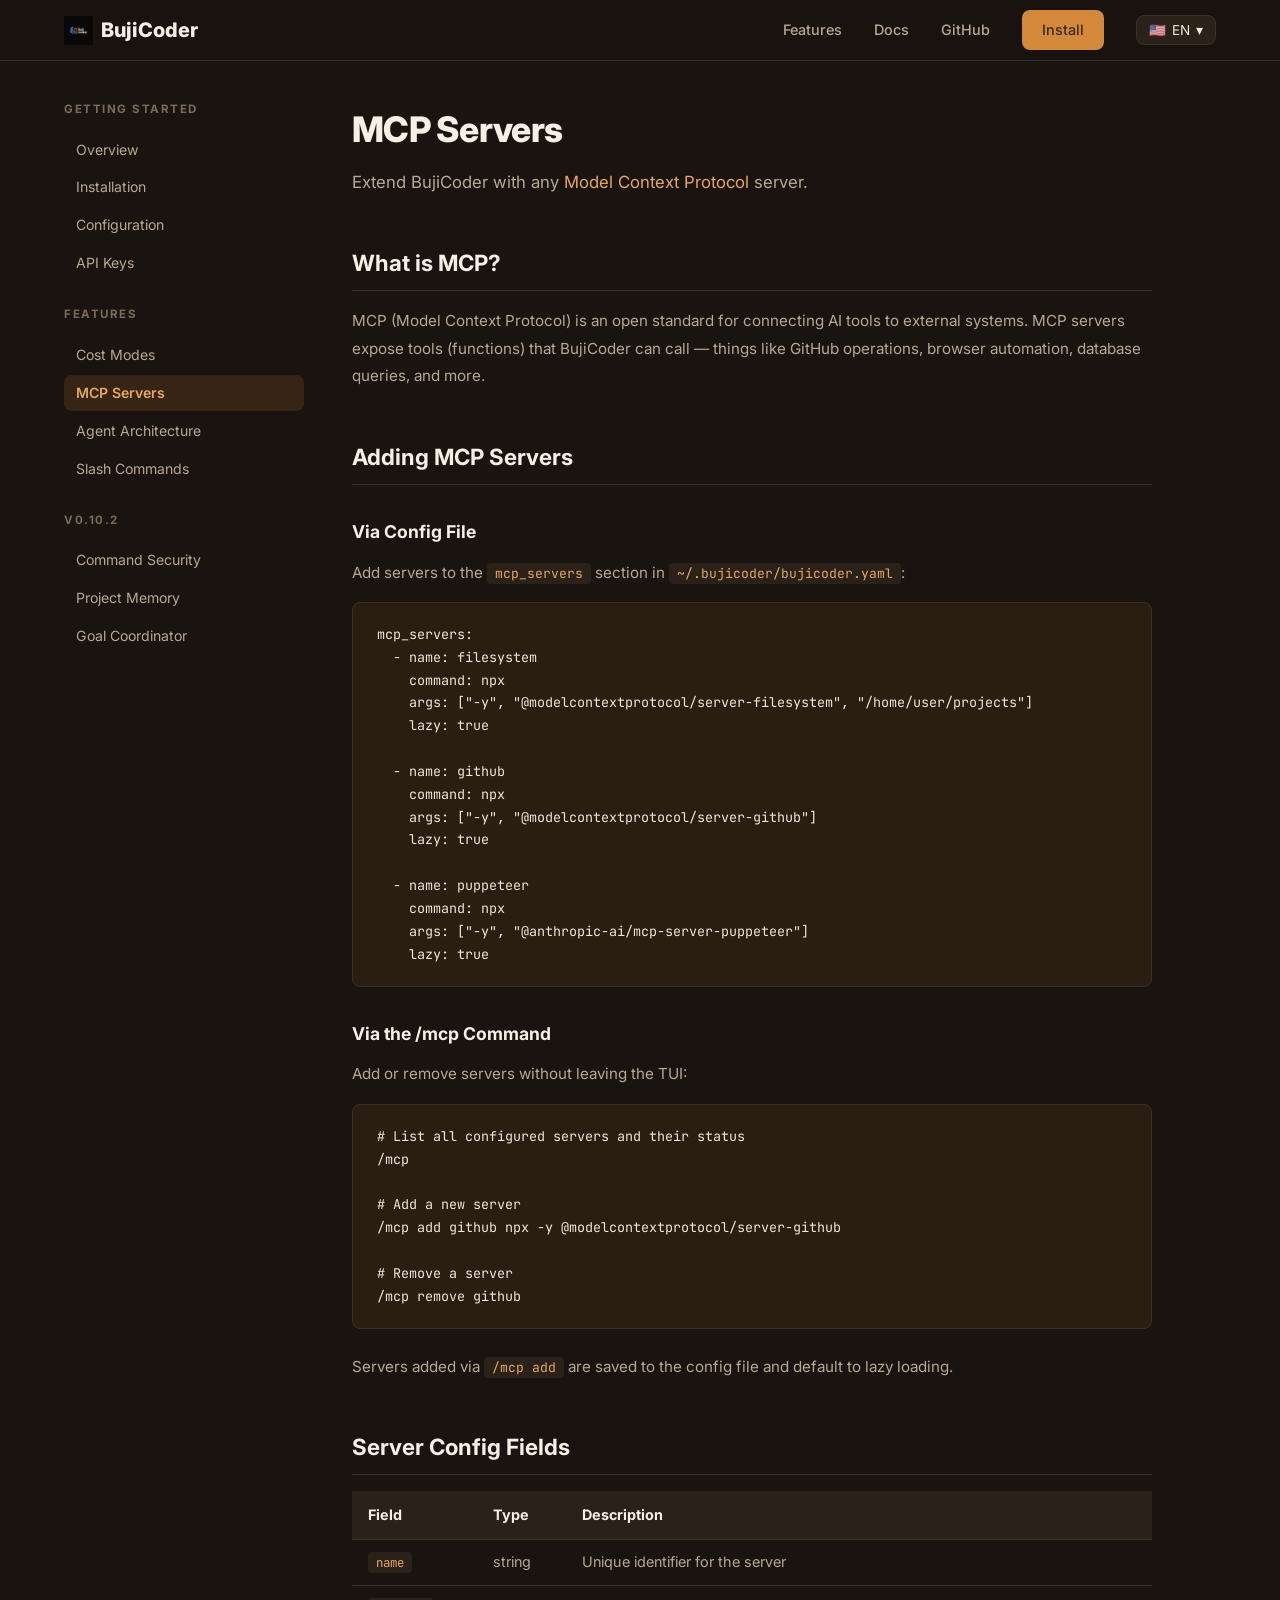
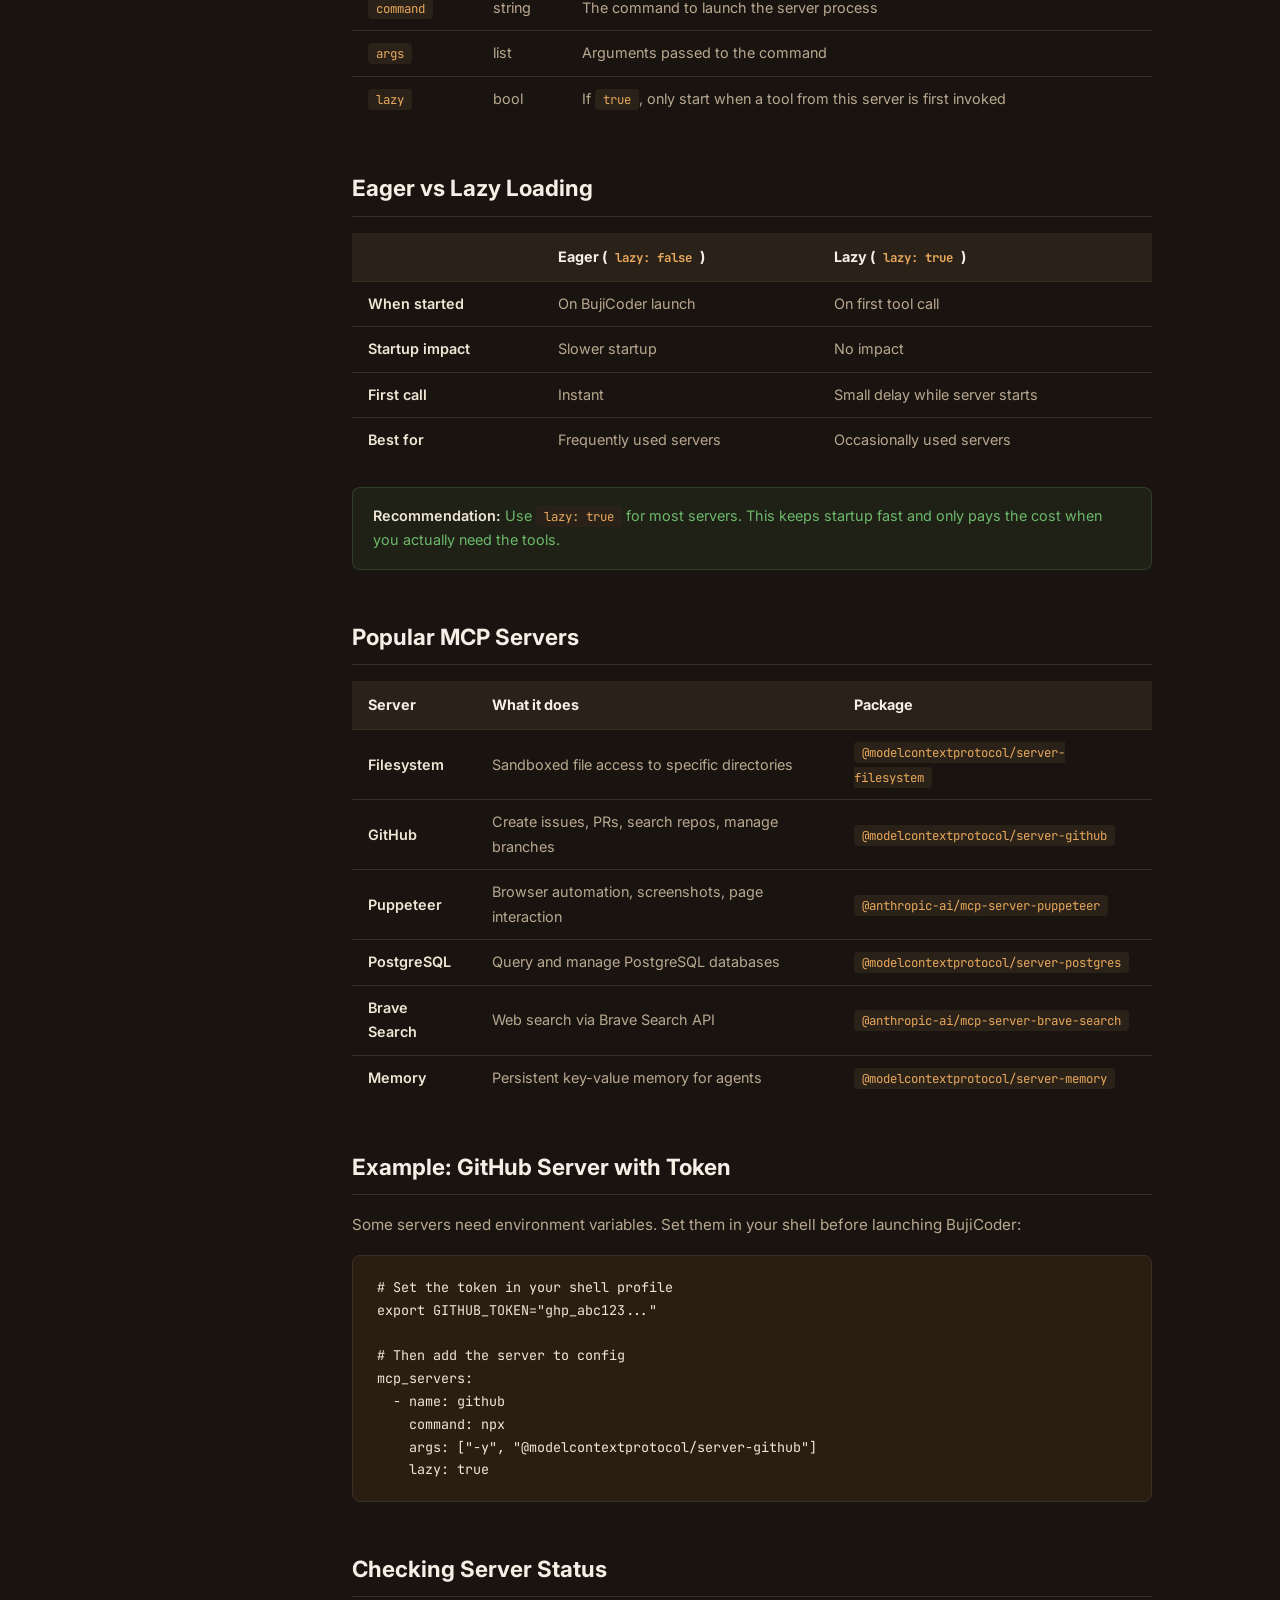
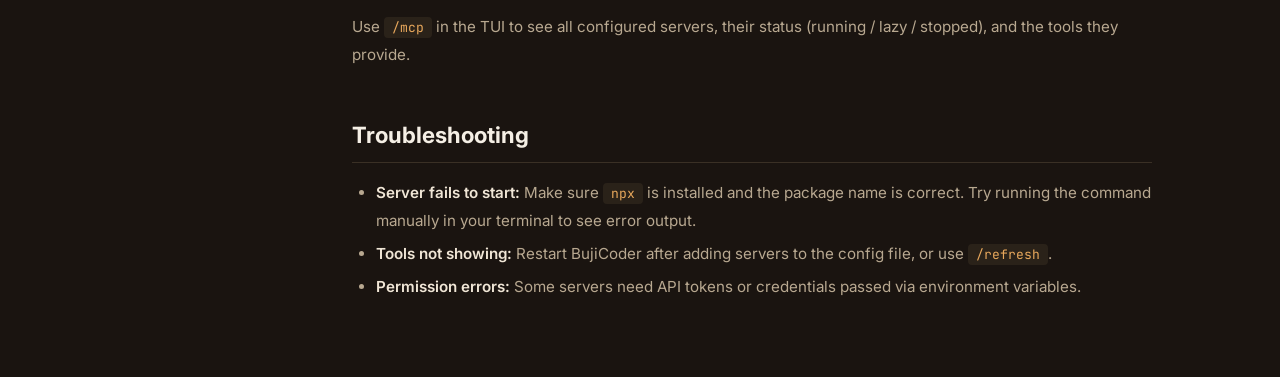
<file: docs/docs/mcp-servers.html>
<!DOCTYPE html>
<html lang="en" dir="ltr">
<head>
    <meta charset="UTF-8">
    <meta name="viewport" content="width=device-width, initial-scale=1.0">
    <title>MCP Servers — BujiCoder Docs</title>
    <link rel="stylesheet" href="../style.css">
    <link rel="stylesheet" href="docs.css">
    <link rel="preconnect" href="https://fonts.googleapis.com">
    <link rel="preconnect" href="https://fonts.gstatic.com" crossorigin>
    <link href="https://fonts.googleapis.com/css2?family=Inter:wght@400;500;600;700;800;900&family=JetBrains+Mono:wght@400;500;600;700&family=Noto+Sans+Arabic:wght@400;600;700&family=Noto+Sans+SC:wght@400;600;700&family=Noto+Sans+JP:wght@400;600;700&family=Noto+Sans+Devanagari:wght@400;600;700&display=swap" rel="stylesheet">
</head>
<body>

<nav class="nav scrolled">
    <div class="nav-inner">
        <a href="../" class="nav-logo"><img src="../logo.svg" alt="BujiCoder Logo" class="logo-image"> BujiCoder</a>
        <div class="nav-links">
            <a href="../#features">Features</a>
            <a href="./">Docs</a>
            <a href="https://github.com/TechnoAllianceAE/bujicoder" target="_blank" rel="noopener">GitHub</a>
            <a href="../#install" class="nav-cta">Install</a>
            <div class="lang-switcher">
                <button class="lang-switcher-btn" id="langBtn" aria-label="Switch language">
                    <span id="langFlag">🇺🇸</span> <span id="langName">EN</span> ▾
                </button>
                <div class="lang-dropdown" id="langDrop">
                    <a href="#" data-lang="en" class="active"><span class="lang-flag">🇺🇸</span> English</a>
                    <a href="#" data-lang="jp"><span class="lang-flag">🇯🇵</span> 日本語</a>
                    <a href="#" data-lang="cn"><span class="lang-flag">🇨🇳</span> 中文</a>
                    <a href="#" data-lang="hi"><span class="lang-flag">🇮🇳</span> हिन्दी</a>
                    <a href="#" data-lang="sa"><span class="lang-flag">🇸🇦</span> العربية</a>
                </div>
            </div>
        </div>
        <button class="nav-toggle" aria-label="Toggle menu"><span></span><span></span><span></span></button>
    </div>
</nav>

<div class="docs-layout">
    <aside class="docs-sidebar">
        <h3>Getting Started</h3>
        <a href="./">Overview</a>
        <a href="installation.html">Installation</a>
        <a href="configuration.html">Configuration</a>
        <a href="api-keys.html">API Keys</a>
        <h3>Features</h3>
        <a href="modes.html">Cost Modes</a>
        <a href="mcp-servers.html" class="active">MCP Servers</a>
        <a href="agents.html">Agent Architecture</a>
        <a href="commands.html">Slash Commands</a>
        <h3>v0.10.2</h3>
        <a href="security.html">Command Security</a>
        <a href="memory.html">Project Memory</a>
        <a href="coordinator.html">Goal Coordinator</a>
    </aside>

    <main class="docs-content">
        <h1>MCP Servers</h1>
        <p class="docs-subtitle">Extend BujiCoder with any <a href="https://modelcontextprotocol.io/" target="_blank" rel="noopener">Model Context Protocol</a> server.</p>

        <h2>What is MCP?</h2>
        <p>MCP (Model Context Protocol) is an open standard for connecting AI tools to external systems. MCP servers expose tools (functions) that BujiCoder can call — things like GitHub operations, browser automation, database queries, and more.</p>

        <h2>Adding MCP Servers</h2>

        <h3>Via Config File</h3>
        <p>Add servers to the <code>mcp_servers</code> section in <code>~/.bujicoder/bujicoder.yaml</code>:</p>
<pre><code>mcp_servers:
  - name: filesystem
    command: npx
    args: ["-y", "@modelcontextprotocol/server-filesystem", "/home/user/projects"]
    lazy: true

  - name: github
    command: npx
    args: ["-y", "@modelcontextprotocol/server-github"]
    lazy: true

  - name: puppeteer
    command: npx
    args: ["-y", "@anthropic-ai/mcp-server-puppeteer"]
    lazy: true</code></pre>

        <h3>Via the /mcp Command</h3>
        <p>Add or remove servers without leaving the TUI:</p>
<pre><code># List all configured servers and their status
/mcp

# Add a new server
/mcp add github npx -y @modelcontextprotocol/server-github

# Remove a server
/mcp remove github</code></pre>
        <p>Servers added via <code>/mcp add</code> are saved to the config file and default to lazy loading.</p>

        <h2>Server Config Fields</h2>
        <table>
            <thead>
                <tr><th>Field</th><th>Type</th><th>Description</th></tr>
            </thead>
            <tbody>
                <tr><td><code>name</code></td><td>string</td><td>Unique identifier for the server</td></tr>
                <tr><td><code>command</code></td><td>string</td><td>The command to launch the server process</td></tr>
                <tr><td><code>args</code></td><td>list</td><td>Arguments passed to the command</td></tr>
                <tr><td><code>lazy</code></td><td>bool</td><td>If <code>true</code>, only start when a tool from this server is first invoked</td></tr>
            </tbody>
        </table>

        <h2>Eager vs Lazy Loading</h2>
        <table>
            <thead>
                <tr><th></th><th>Eager (<code>lazy: false</code>)</th><th>Lazy (<code>lazy: true</code>)</th></tr>
            </thead>
            <tbody>
                <tr><td><strong>When started</strong></td><td>On BujiCoder launch</td><td>On first tool call</td></tr>
                <tr><td><strong>Startup impact</strong></td><td>Slower startup</td><td>No impact</td></tr>
                <tr><td><strong>First call</strong></td><td>Instant</td><td>Small delay while server starts</td></tr>
                <tr><td><strong>Best for</strong></td><td>Frequently used servers</td><td>Occasionally used servers</td></tr>
            </tbody>
        </table>

        <div class="docs-callout tip">
            <strong>Recommendation:</strong> Use <code>lazy: true</code> for most servers. This keeps startup fast and only pays the cost when you actually need the tools.
        </div>

        <h2>Popular MCP Servers</h2>
        <table>
            <thead>
                <tr><th>Server</th><th>What it does</th><th>Package</th></tr>
            </thead>
            <tbody>
                <tr><td><strong>Filesystem</strong></td><td>Sandboxed file access to specific directories</td><td><code>@modelcontextprotocol/server-filesystem</code></td></tr>
                <tr><td><strong>GitHub</strong></td><td>Create issues, PRs, search repos, manage branches</td><td><code>@modelcontextprotocol/server-github</code></td></tr>
                <tr><td><strong>Puppeteer</strong></td><td>Browser automation, screenshots, page interaction</td><td><code>@anthropic-ai/mcp-server-puppeteer</code></td></tr>
                <tr><td><strong>PostgreSQL</strong></td><td>Query and manage PostgreSQL databases</td><td><code>@modelcontextprotocol/server-postgres</code></td></tr>
                <tr><td><strong>Brave Search</strong></td><td>Web search via Brave Search API</td><td><code>@anthropic-ai/mcp-server-brave-search</code></td></tr>
                <tr><td><strong>Memory</strong></td><td>Persistent key-value memory for agents</td><td><code>@modelcontextprotocol/server-memory</code></td></tr>
            </tbody>
        </table>

        <h2>Example: GitHub Server with Token</h2>
        <p>Some servers need environment variables. Set them in your shell before launching BujiCoder:</p>
<pre><code># Set the token in your shell profile
export GITHUB_TOKEN="ghp_abc123..."

# Then add the server to config
mcp_servers:
  - name: github
    command: npx
    args: ["-y", "@modelcontextprotocol/server-github"]
    lazy: true</code></pre>

        <h2>Checking Server Status</h2>
        <p>Use <code>/mcp</code> in the TUI to see all configured servers, their status (running / lazy / stopped), and the tools they provide.</p>

        <h2>Troubleshooting</h2>
        <ul>
            <li><strong>Server fails to start:</strong> Make sure <code>npx</code> is installed and the package name is correct. Try running the command manually in your terminal to see error output.</li>
            <li><strong>Tools not showing:</strong> Restart BujiCoder after adding servers to the config file, or use <code>/refresh</code>.</li>
            <li><strong>Permission errors:</strong> Some servers need API tokens or credentials passed via environment variables.</li>
        </ul>
    </main>
</div>

<script>
document.querySelector('.nav-toggle').addEventListener('click', function() {
    document.querySelector('.nav-links').classList.toggle('open');
    this.classList.toggle('active');
});

// Language switcher
const langBtn = document.getElementById('langBtn');
const langDrop = document.getElementById('langDrop');
const langFlag = document.getElementById('langFlag');
const langName = document.getElementById('langName');

const langMap = {
    en: { flag: '🇺🇸', name: 'EN', dir: 'ltr' },
    jp: { flag: '🇯🇵', name: 'JP', dir: 'ltr' },
    cn: { flag: '🇨🇳', name: 'CN', dir: 'ltr' },
    hi: { flag: '🇮🇳', name: 'HI', dir: 'ltr' },
    sa: { flag: '🇸🇦', name: 'SA', dir: 'rtl' }
};

langBtn.addEventListener('click', function(e) {
    e.stopPropagation();
    langDrop.classList.toggle('show');
});

document.addEventListener('click', function() {
    langDrop.classList.remove('show');
});

document.querySelectorAll('.lang-dropdown a').forEach(function(link) {
    link.addEventListener('click', function(e) {
        e.preventDefault();
        const lang = this.getAttribute('data-lang');
        const info = langMap[lang];
        if (info) {
            langFlag.textContent = info.flag;
            langName.textContent = info.name;
            document.documentElement.dir = info.dir;
            document.documentElement.lang = lang;
            localStorage.setItem('buji-lang', lang);
        }
        langDrop.classList.remove('show');
    });
});

// Restore saved language
const savedLang = localStorage.getItem('buji-lang');
if (savedLang && langMap[savedLang]) {
    langFlag.textContent = langMap[savedLang].flag;
    langName.textContent = langMap[savedLang].name;
    document.documentElement.dir = langMap[savedLang].dir;
    document.documentElement.lang = savedLang;
}
</script>
</body>
</html>
</file>
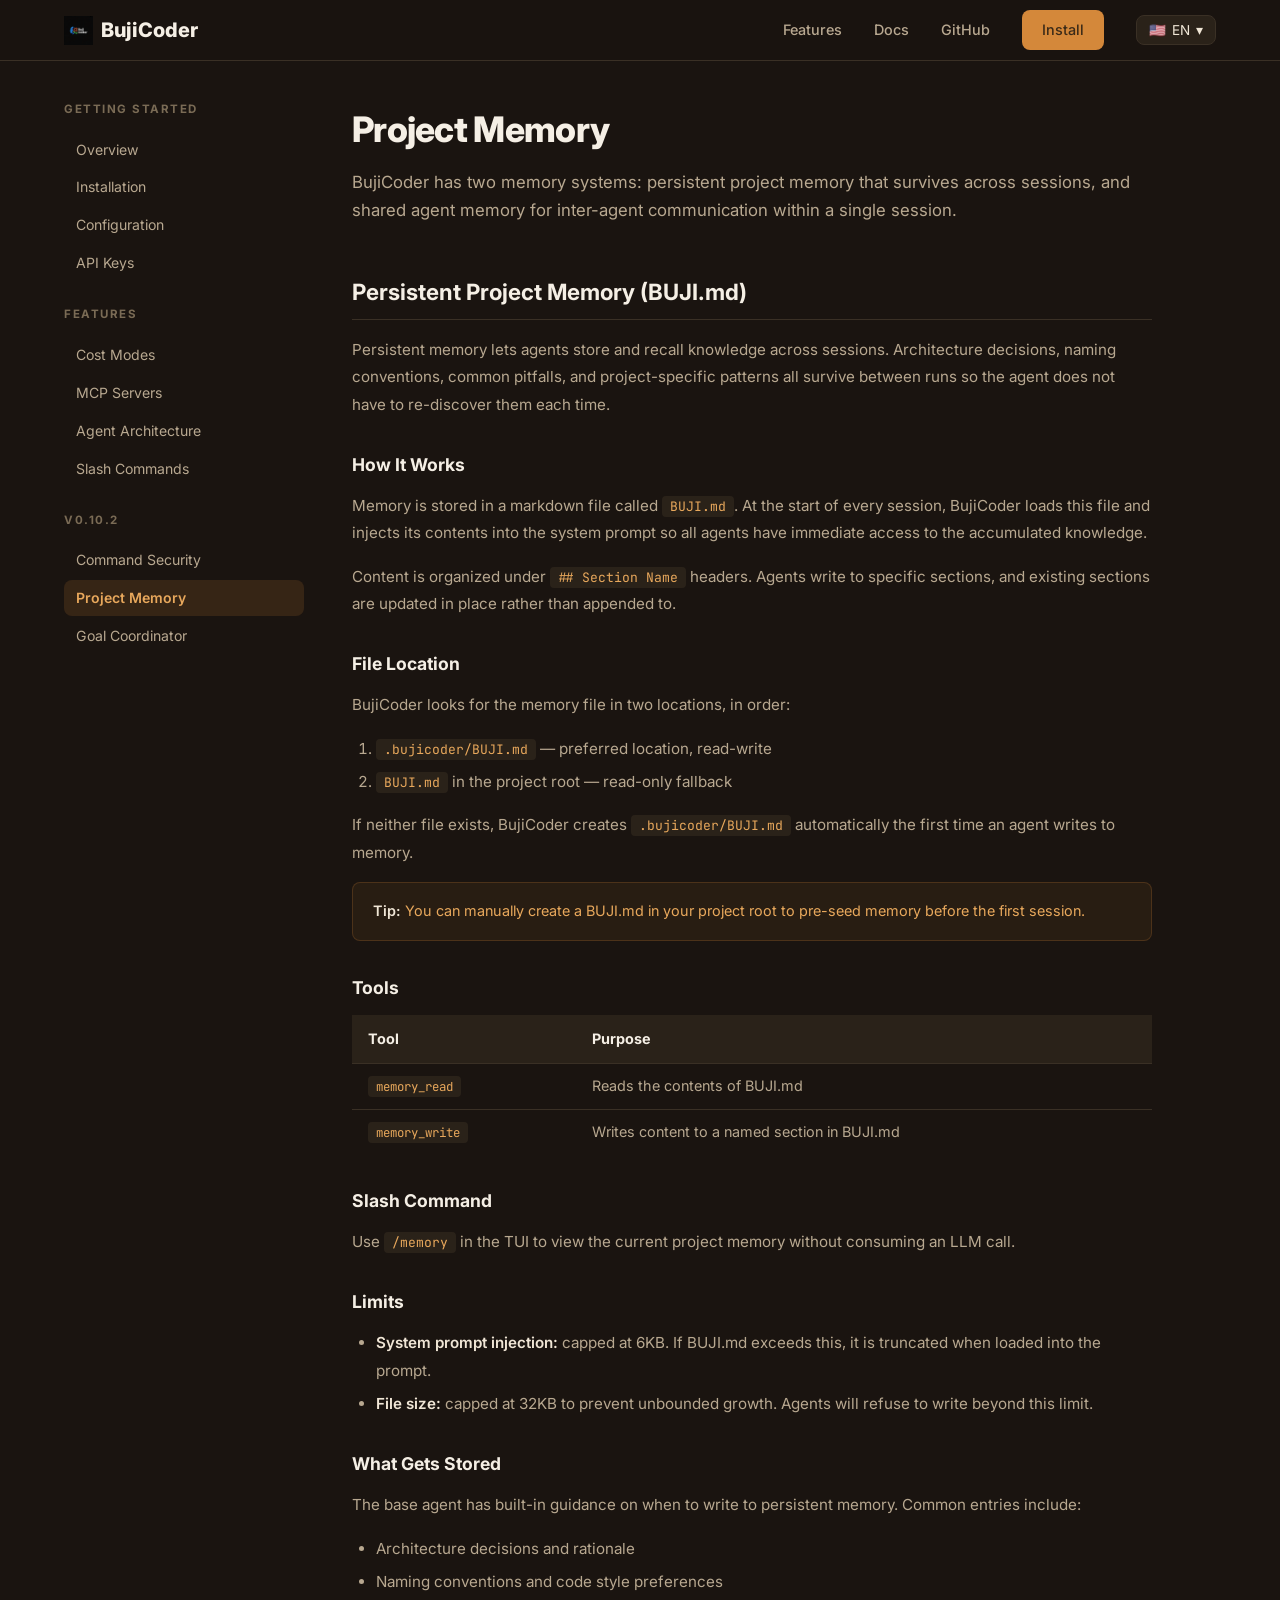
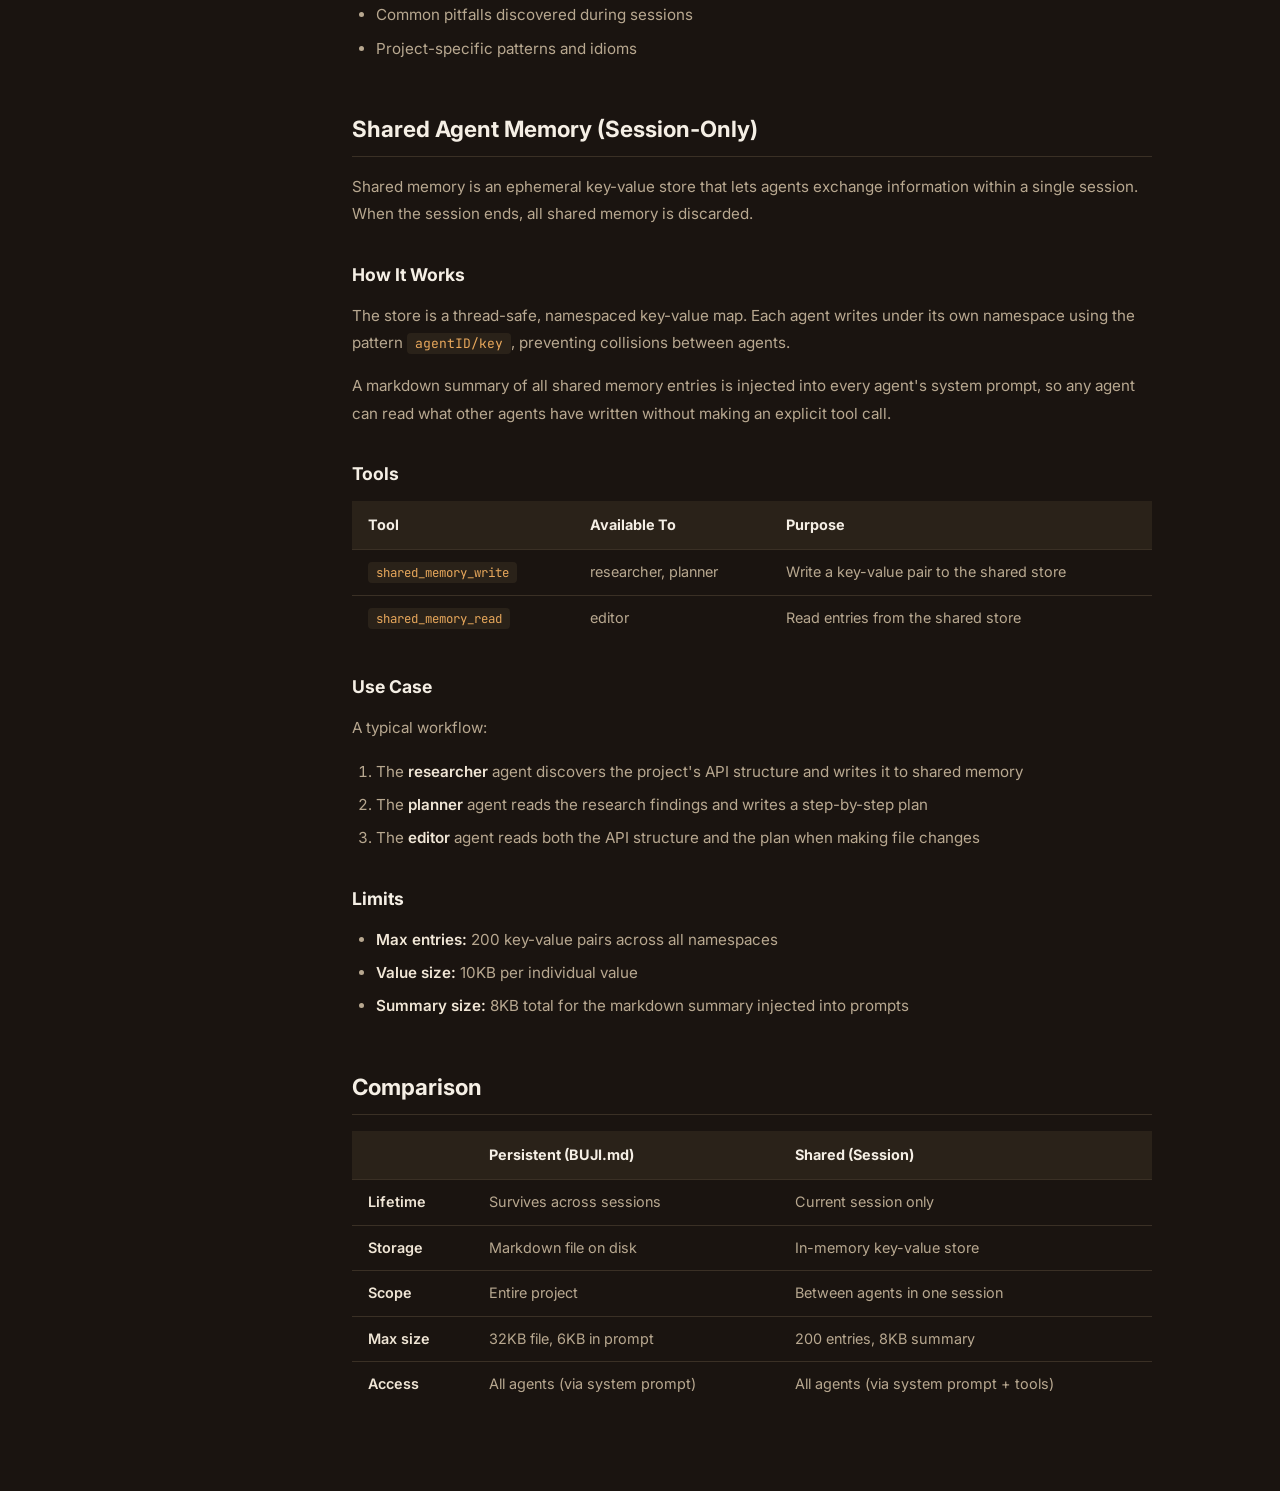
<file: docs/docs/memory.html>
<!DOCTYPE html>
<html lang="en" dir="ltr">
<head>
    <meta charset="UTF-8">
    <meta name="viewport" content="width=device-width, initial-scale=1.0">
    <title>Project Memory — BujiCoder Docs</title>
    <link rel="stylesheet" href="../style.css">
    <link rel="stylesheet" href="docs.css">
    <link rel="preconnect" href="https://fonts.googleapis.com">
    <link rel="preconnect" href="https://fonts.gstatic.com" crossorigin>
    <link href="https://fonts.googleapis.com/css2?family=Inter:wght@400;500;600;700;800;900&family=JetBrains+Mono:wght@400;500;600;700&family=Noto+Sans+Arabic:wght@400;600;700&family=Noto+Sans+SC:wght@400;600;700&family=Noto+Sans+JP:wght@400;600;700&family=Noto+Sans+Devanagari:wght@400;600;700&display=swap" rel="stylesheet">
</head>
<body>

<nav class="nav scrolled">
    <div class="nav-inner">
        <a href="../" class="nav-logo"><img src="../logo.svg" alt="BujiCoder Logo" class="logo-image"> BujiCoder</a>
        <div class="nav-links">
            <a href="../#features">Features</a>
            <a href="./">Docs</a>
            <a href="https://github.com/TechnoAllianceAE/bujicoder" target="_blank" rel="noopener">GitHub</a>
            <a href="../#install" class="nav-cta">Install</a>
            <div class="lang-switcher">
                <button class="lang-switcher-btn" id="langBtn" aria-label="Switch language">
                    <span id="langFlag">🇺🇸</span> <span id="langName">EN</span> ▾
                </button>
                <div class="lang-dropdown" id="langDrop">
                    <a href="#" data-lang="en" class="active"><span class="lang-flag">🇺🇸</span> English</a>
                    <a href="#" data-lang="jp"><span class="lang-flag">🇯🇵</span> 日本語</a>
                    <a href="#" data-lang="cn"><span class="lang-flag">🇨🇳</span> 中文</a>
                    <a href="#" data-lang="hi"><span class="lang-flag">🇮🇳</span> हिन्दी</a>
                    <a href="#" data-lang="sa"><span class="lang-flag">🇸🇦</span> العربية</a>
                </div>
            </div>
        </div>
        <button class="nav-toggle" aria-label="Toggle menu"><span></span><span></span><span></span></button>
    </div>
</nav>

<div class="docs-layout">
    <aside class="docs-sidebar">
        <h3>Getting Started</h3>
        <a href="./">Overview</a>
        <a href="installation.html">Installation</a>
        <a href="configuration.html">Configuration</a>
        <a href="api-keys.html">API Keys</a>
        <h3>Features</h3>
        <a href="modes.html">Cost Modes</a>
        <a href="mcp-servers.html">MCP Servers</a>
        <a href="agents.html">Agent Architecture</a>
        <a href="commands.html">Slash Commands</a>
        <h3>v0.10.2</h3>
        <a href="security.html">Command Security</a>
        <a href="memory.html" class="active">Project Memory</a>
        <a href="coordinator.html">Goal Coordinator</a>
    </aside>

    <main class="docs-content">
        <h1>Project Memory</h1>
        <p class="docs-subtitle">BujiCoder has two memory systems: persistent project memory that survives across sessions, and shared agent memory for inter-agent communication within a single session.</p>

        <h2>Persistent Project Memory (BUJI.md)</h2>
        <p>Persistent memory lets agents store and recall knowledge across sessions. Architecture decisions, naming conventions, common pitfalls, and project-specific patterns all survive between runs so the agent does not have to re-discover them each time.</p>

        <h3>How It Works</h3>
        <p>Memory is stored in a markdown file called <code>BUJI.md</code>. At the start of every session, BujiCoder loads this file and injects its contents into the system prompt so all agents have immediate access to the accumulated knowledge.</p>
        <p>Content is organized under <code>## Section Name</code> headers. Agents write to specific sections, and existing sections are updated in place rather than appended to.</p>

        <h3>File Location</h3>
        <p>BujiCoder looks for the memory file in two locations, in order:</p>
        <ol>
            <li><code>.bujicoder/BUJI.md</code> — preferred location, read-write</li>
            <li><code>BUJI.md</code> in the project root — read-only fallback</li>
        </ol>
        <p>If neither file exists, BujiCoder creates <code>.bujicoder/BUJI.md</code> automatically the first time an agent writes to memory.</p>

        <div class="docs-callout info">
            <strong>Tip:</strong> You can manually create a BUJI.md in your project root to pre-seed memory before the first session.
        </div>

        <h3>Tools</h3>
        <table>
            <thead>
                <tr><th>Tool</th><th>Purpose</th></tr>
            </thead>
            <tbody>
                <tr><td><code>memory_read</code></td><td>Reads the contents of BUJI.md</td></tr>
                <tr><td><code>memory_write</code></td><td>Writes content to a named section in BUJI.md</td></tr>
            </tbody>
        </table>

        <h3>Slash Command</h3>
        <p>Use <code>/memory</code> in the TUI to view the current project memory without consuming an LLM call.</p>

        <h3>Limits</h3>
        <ul>
            <li><strong>System prompt injection:</strong> capped at 6KB. If BUJI.md exceeds this, it is truncated when loaded into the prompt.</li>
            <li><strong>File size:</strong> capped at 32KB to prevent unbounded growth. Agents will refuse to write beyond this limit.</li>
        </ul>

        <h3>What Gets Stored</h3>
        <p>The base agent has built-in guidance on when to write to persistent memory. Common entries include:</p>
        <ul>
            <li>Architecture decisions and rationale</li>
            <li>Naming conventions and code style preferences</li>
            <li>Common pitfalls discovered during sessions</li>
            <li>Project-specific patterns and idioms</li>
        </ul>

        <h2>Shared Agent Memory (Session-Only)</h2>
        <p>Shared memory is an ephemeral key-value store that lets agents exchange information within a single session. When the session ends, all shared memory is discarded.</p>

        <h3>How It Works</h3>
        <p>The store is a thread-safe, namespaced key-value map. Each agent writes under its own namespace using the pattern <code>agentID/key</code>, preventing collisions between agents.</p>
        <p>A markdown summary of all shared memory entries is injected into every agent's system prompt, so any agent can read what other agents have written without making an explicit tool call.</p>

        <h3>Tools</h3>
        <table>
            <thead>
                <tr><th>Tool</th><th>Available To</th><th>Purpose</th></tr>
            </thead>
            <tbody>
                <tr><td><code>shared_memory_write</code></td><td>researcher, planner</td><td>Write a key-value pair to the shared store</td></tr>
                <tr><td><code>shared_memory_read</code></td><td>editor</td><td>Read entries from the shared store</td></tr>
            </tbody>
        </table>

        <h3>Use Case</h3>
        <p>A typical workflow:</p>
        <ol>
            <li>The <strong>researcher</strong> agent discovers the project's API structure and writes it to shared memory</li>
            <li>The <strong>planner</strong> agent reads the research findings and writes a step-by-step plan</li>
            <li>The <strong>editor</strong> agent reads both the API structure and the plan when making file changes</li>
        </ol>

        <h3>Limits</h3>
        <ul>
            <li><strong>Max entries:</strong> 200 key-value pairs across all namespaces</li>
            <li><strong>Value size:</strong> 10KB per individual value</li>
            <li><strong>Summary size:</strong> 8KB total for the markdown summary injected into prompts</li>
        </ul>

        <h2>Comparison</h2>
        <table>
            <thead>
                <tr><th></th><th>Persistent (BUJI.md)</th><th>Shared (Session)</th></tr>
            </thead>
            <tbody>
                <tr><td><strong>Lifetime</strong></td><td>Survives across sessions</td><td>Current session only</td></tr>
                <tr><td><strong>Storage</strong></td><td>Markdown file on disk</td><td>In-memory key-value store</td></tr>
                <tr><td><strong>Scope</strong></td><td>Entire project</td><td>Between agents in one session</td></tr>
                <tr><td><strong>Max size</strong></td><td>32KB file, 6KB in prompt</td><td>200 entries, 8KB summary</td></tr>
                <tr><td><strong>Access</strong></td><td>All agents (via system prompt)</td><td>All agents (via system prompt + tools)</td></tr>
            </tbody>
        </table>
    </main>
</div>

<script>
document.querySelector('.nav-toggle').addEventListener('click', function() {
    document.querySelector('.nav-links').classList.toggle('open');
    this.classList.toggle('active');
});

// Language switcher
const langBtn = document.getElementById('langBtn');
const langDrop = document.getElementById('langDrop');
const langFlag = document.getElementById('langFlag');
const langName = document.getElementById('langName');

const langMap = {
    en: { flag: '🇺🇸', name: 'EN', dir: 'ltr' },
    jp: { flag: '🇯🇵', name: 'JP', dir: 'ltr' },
    cn: { flag: '🇨🇳', name: 'CN', dir: 'ltr' },
    hi: { flag: '🇮🇳', name: 'HI', dir: 'ltr' },
    sa: { flag: '🇸🇦', name: 'SA', dir: 'rtl' }
};

langBtn.addEventListener('click', function(e) {
    e.stopPropagation();
    langDrop.classList.toggle('show');
});

document.addEventListener('click', function() {
    langDrop.classList.remove('show');
});

document.querySelectorAll('.lang-dropdown a').forEach(function(link) {
    link.addEventListener('click', function(e) {
        e.preventDefault();
        const lang = this.getAttribute('data-lang');
        const info = langMap[lang];
        if (info) {
            langFlag.textContent = info.flag;
            langName.textContent = info.name;
            document.documentElement.dir = info.dir;
            document.documentElement.lang = lang;
            localStorage.setItem('buji-lang', lang);
        }
        langDrop.classList.remove('show');
    });
});

// Restore saved language
const savedLang = localStorage.getItem('buji-lang');
if (savedLang && langMap[savedLang]) {
    langFlag.textContent = langMap[savedLang].flag;
    langName.textContent = langMap[savedLang].name;
    document.documentElement.dir = langMap[savedLang].dir;
    document.documentElement.lang = savedLang;
}
</script>
</body>
</html>
</file>
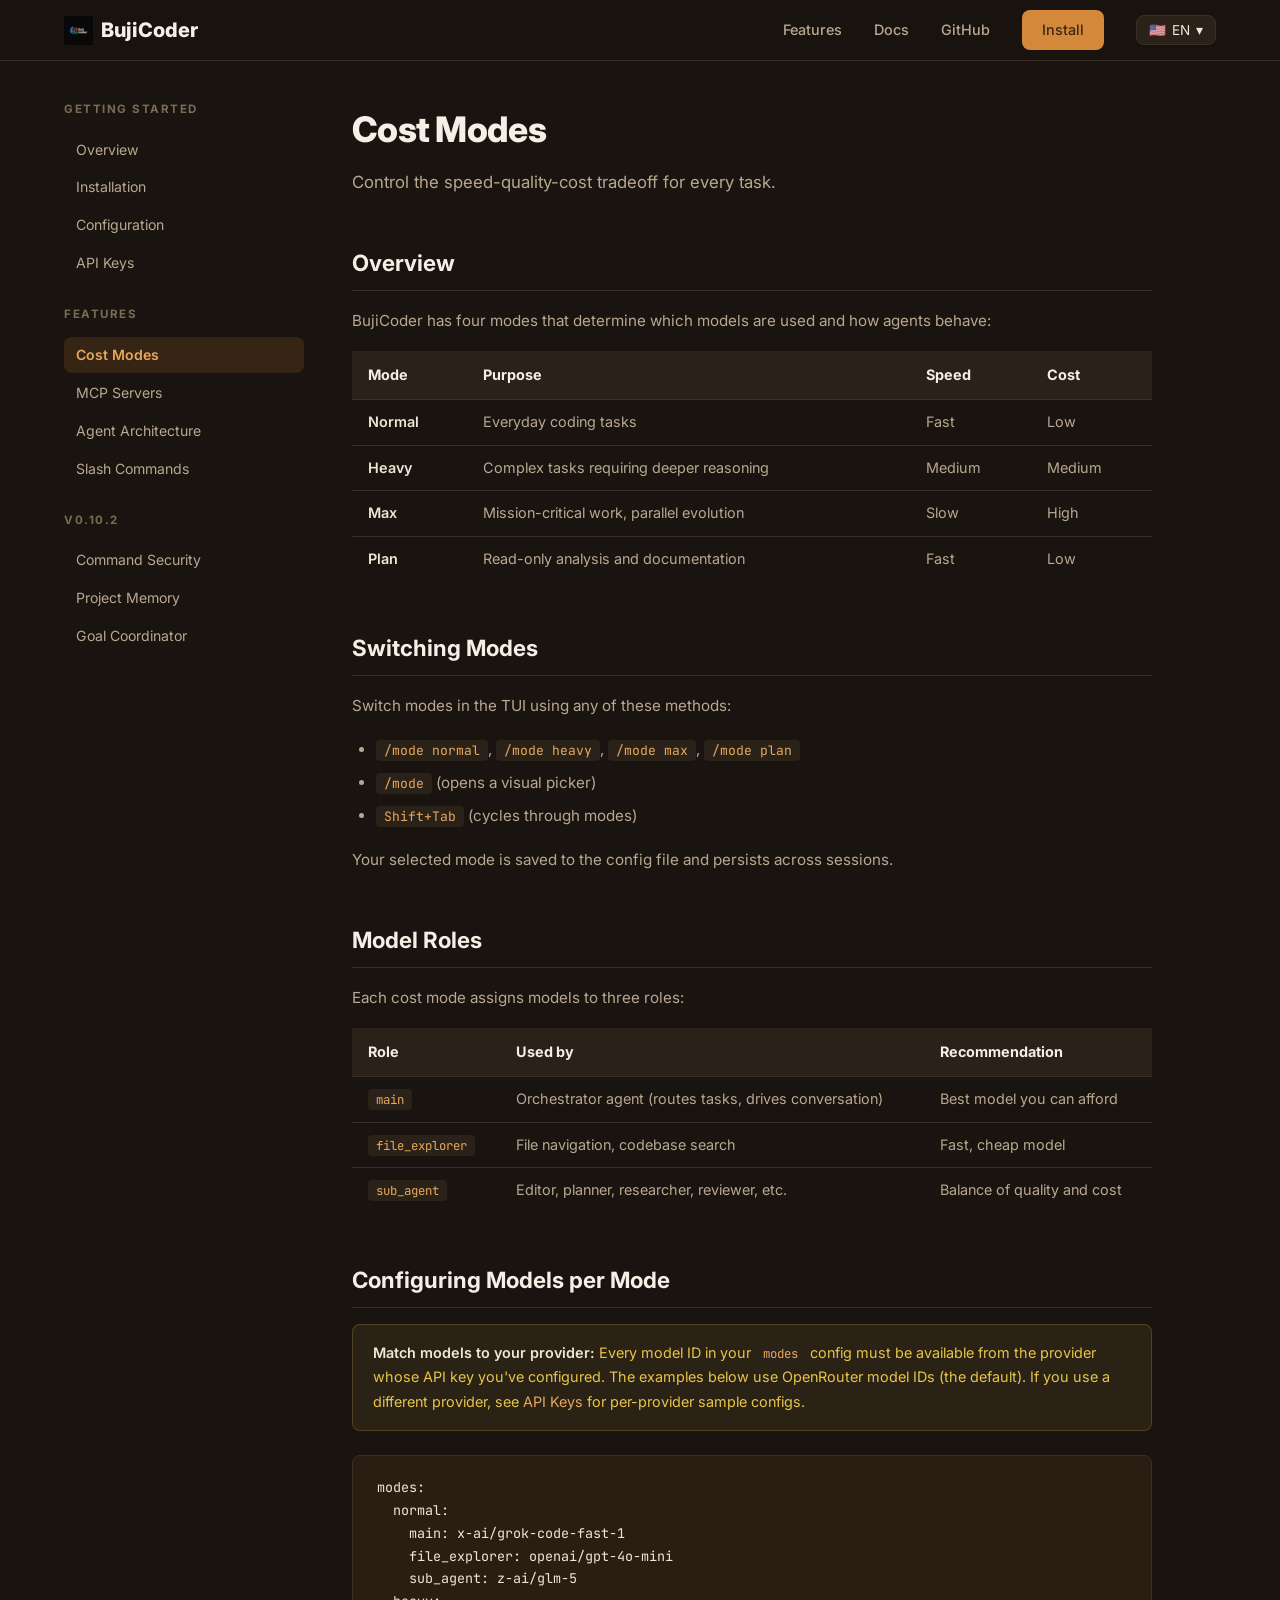
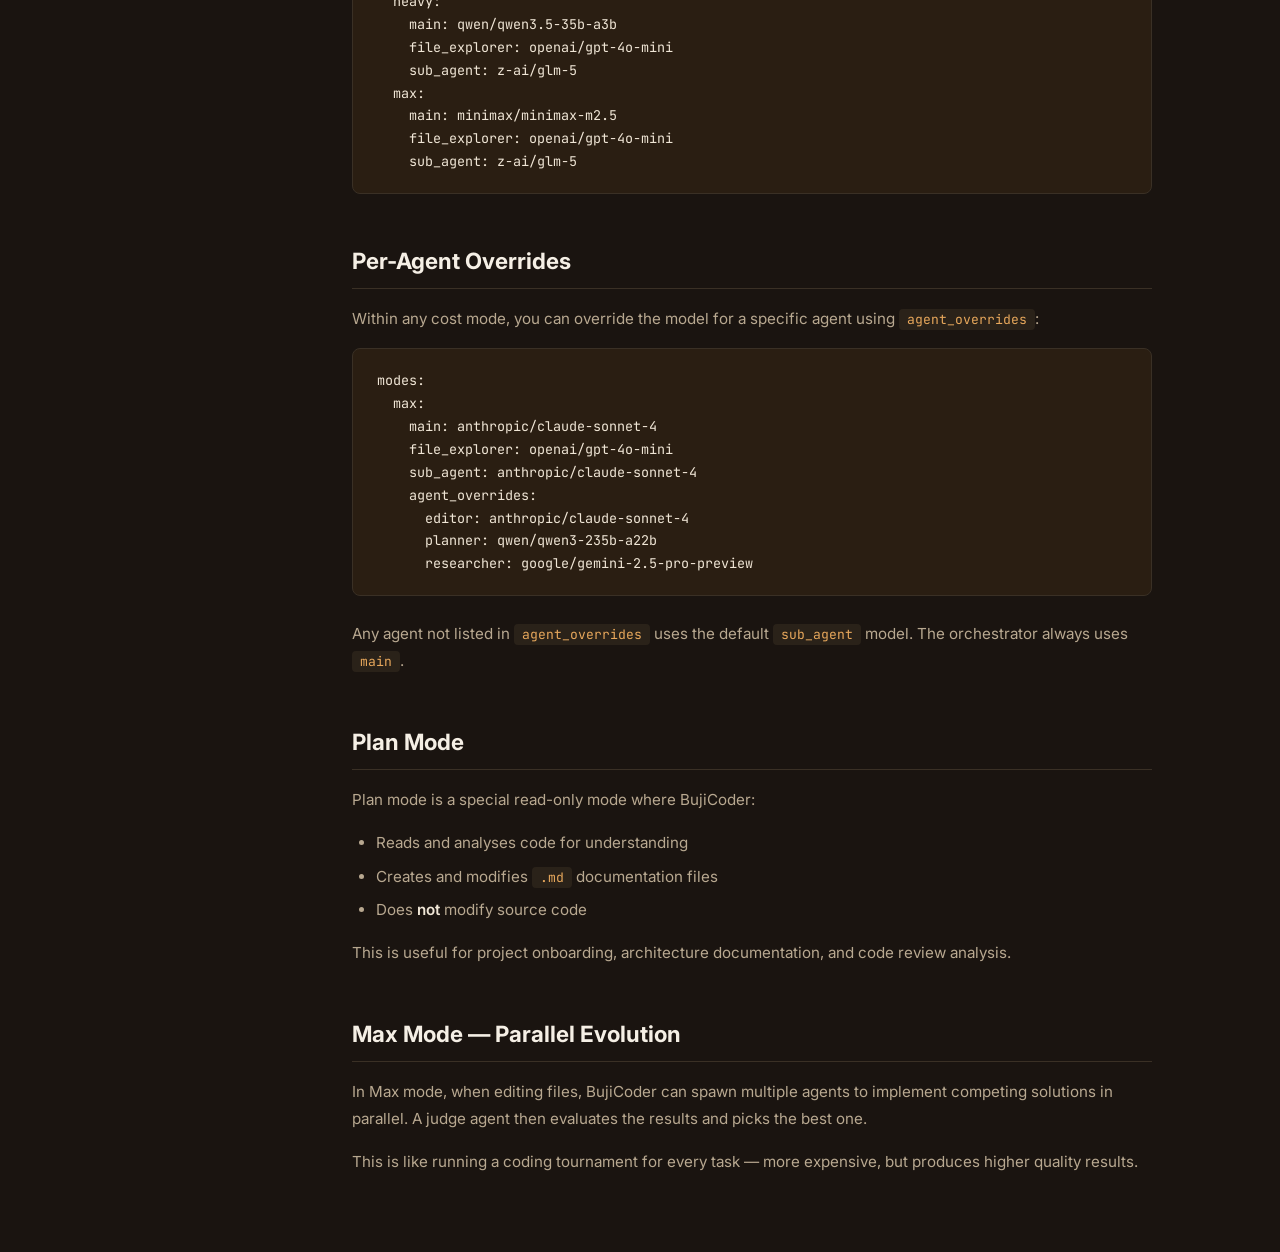
<file: docs/docs/modes.html>
<!DOCTYPE html>
<html lang="en" dir="ltr">
<head>
    <meta charset="UTF-8">
    <meta name="viewport" content="width=device-width, initial-scale=1.0">
    <title>Cost Modes — BujiCoder Docs</title>
    <link rel="stylesheet" href="../style.css">
    <link rel="stylesheet" href="docs.css">
    <link rel="preconnect" href="https://fonts.googleapis.com">
    <link rel="preconnect" href="https://fonts.gstatic.com" crossorigin>
    <link href="https://fonts.googleapis.com/css2?family=Inter:wght@400;500;600;700;800;900&family=JetBrains+Mono:wght@400;500;600;700&family=Noto+Sans+Arabic:wght@400;600;700&family=Noto+Sans+SC:wght@400;600;700&family=Noto+Sans+JP:wght@400;600;700&family=Noto+Sans+Devanagari:wght@400;600;700&display=swap" rel="stylesheet">
</head>
<body>

<nav class="nav scrolled">
    <div class="nav-inner">
        <a href="../" class="nav-logo"><img src="../logo.svg" alt="BujiCoder Logo" class="logo-image"> BujiCoder</a>
        <div class="nav-links">
            <a href="../#features">Features</a>
            <a href="./">Docs</a>
            <a href="https://github.com/TechnoAllianceAE/bujicoder" target="_blank" rel="noopener">GitHub</a>
            <a href="../#install" class="nav-cta">Install</a>
            <div class="lang-switcher">
                <button class="lang-switcher-btn" id="langBtn" aria-label="Switch language">
                    <span id="langFlag">🇺🇸</span> <span id="langName">EN</span> ▾
                </button>
                <div class="lang-dropdown" id="langDrop">
                    <a href="#" data-lang="en" class="active"><span class="lang-flag">🇺🇸</span> English</a>
                    <a href="#" data-lang="jp"><span class="lang-flag">🇯🇵</span> 日本語</a>
                    <a href="#" data-lang="cn"><span class="lang-flag">🇨🇳</span> 中文</a>
                    <a href="#" data-lang="hi"><span class="lang-flag">🇮🇳</span> हिन्दी</a>
                    <a href="#" data-lang="sa"><span class="lang-flag">🇸🇦</span> العربية</a>
                </div>
            </div>
        </div>
        <button class="nav-toggle" aria-label="Toggle menu"><span></span><span></span><span></span></button>
    </div>
</nav>

<div class="docs-layout">
    <aside class="docs-sidebar">
        <h3>Getting Started</h3>
        <a href="./">Overview</a>
        <a href="installation.html">Installation</a>
        <a href="configuration.html">Configuration</a>
        <a href="api-keys.html">API Keys</a>
        <h3>Features</h3>
        <a href="modes.html" class="active">Cost Modes</a>
        <a href="mcp-servers.html">MCP Servers</a>
        <a href="agents.html">Agent Architecture</a>
        <a href="commands.html">Slash Commands</a>
        <h3>v0.10.2</h3>
        <a href="security.html">Command Security</a>
        <a href="memory.html">Project Memory</a>
        <a href="coordinator.html">Goal Coordinator</a>
    </aside>

    <main class="docs-content">
        <h1>Cost Modes</h1>
        <p class="docs-subtitle">Control the speed-quality-cost tradeoff for every task.</p>

        <h2>Overview</h2>
        <p>BujiCoder has four modes that determine which models are used and how agents behave:</p>
        <table>
            <thead>
                <tr><th>Mode</th><th>Purpose</th><th>Speed</th><th>Cost</th></tr>
            </thead>
            <tbody>
                <tr><td><strong>Normal</strong></td><td>Everyday coding tasks</td><td>Fast</td><td>Low</td></tr>
                <tr><td><strong>Heavy</strong></td><td>Complex tasks requiring deeper reasoning</td><td>Medium</td><td>Medium</td></tr>
                <tr><td><strong>Max</strong></td><td>Mission-critical work, parallel evolution</td><td>Slow</td><td>High</td></tr>
                <tr><td><strong>Plan</strong></td><td>Read-only analysis and documentation</td><td>Fast</td><td>Low</td></tr>
            </tbody>
        </table>

        <h2>Switching Modes</h2>
        <p>Switch modes in the TUI using any of these methods:</p>
        <ul>
            <li><code>/mode normal</code>, <code>/mode heavy</code>, <code>/mode max</code>, <code>/mode plan</code></li>
            <li><code>/mode</code> (opens a visual picker)</li>
            <li><code>Shift+Tab</code> (cycles through modes)</li>
        </ul>
        <p>Your selected mode is saved to the config file and persists across sessions.</p>

        <h2>Model Roles</h2>
        <p>Each cost mode assigns models to three roles:</p>
        <table>
            <thead>
                <tr><th>Role</th><th>Used by</th><th>Recommendation</th></tr>
            </thead>
            <tbody>
                <tr><td><code>main</code></td><td>Orchestrator agent (routes tasks, drives conversation)</td><td>Best model you can afford</td></tr>
                <tr><td><code>file_explorer</code></td><td>File navigation, codebase search</td><td>Fast, cheap model</td></tr>
                <tr><td><code>sub_agent</code></td><td>Editor, planner, researcher, reviewer, etc.</td><td>Balance of quality and cost</td></tr>
            </tbody>
        </table>

        <h2>Configuring Models per Mode</h2>
        <div class="docs-callout warn">
            <strong>Match models to your provider:</strong> Every model ID in your <code>modes</code> config must be available from the provider whose API key you've configured. The examples below use OpenRouter model IDs (the default). If you use a different provider, see <a href="api-keys.html">API Keys</a> for per-provider sample configs.
        </div>
<pre><code>modes:
  normal:
    main: x-ai/grok-code-fast-1
    file_explorer: openai/gpt-4o-mini
    sub_agent: z-ai/glm-5
  heavy:
    main: qwen/qwen3.5-35b-a3b
    file_explorer: openai/gpt-4o-mini
    sub_agent: z-ai/glm-5
  max:
    main: minimax/minimax-m2.5
    file_explorer: openai/gpt-4o-mini
    sub_agent: z-ai/glm-5</code></pre>

        <h2>Per-Agent Overrides</h2>
        <p>Within any cost mode, you can override the model for a specific agent using <code>agent_overrides</code>:</p>
<pre><code>modes:
  max:
    main: anthropic/claude-sonnet-4
    file_explorer: openai/gpt-4o-mini
    sub_agent: anthropic/claude-sonnet-4
    agent_overrides:
      editor: anthropic/claude-sonnet-4
      planner: qwen/qwen3-235b-a22b
      researcher: google/gemini-2.5-pro-preview</code></pre>
        <p>Any agent not listed in <code>agent_overrides</code> uses the default <code>sub_agent</code> model. The orchestrator always uses <code>main</code>.</p>

        <h2>Plan Mode</h2>
        <p>Plan mode is a special read-only mode where BujiCoder:</p>
        <ul>
            <li>Reads and analyses code for understanding</li>
            <li>Creates and modifies <code>.md</code> documentation files</li>
            <li>Does <strong>not</strong> modify source code</li>
        </ul>
        <p>This is useful for project onboarding, architecture documentation, and code review analysis.</p>

        <h2>Max Mode — Parallel Evolution</h2>
        <p>In Max mode, when editing files, BujiCoder can spawn multiple agents to implement competing solutions in parallel. A judge agent then evaluates the results and picks the best one.</p>
        <p>This is like running a coding tournament for every task — more expensive, but produces higher quality results.</p>
    </main>
</div>

<script>
document.querySelector('.nav-toggle').addEventListener('click', function() {
    document.querySelector('.nav-links').classList.toggle('open');
    this.classList.toggle('active');
});

// Language switcher
const langBtn = document.getElementById('langBtn');
const langDrop = document.getElementById('langDrop');
const langFlag = document.getElementById('langFlag');
const langName = document.getElementById('langName');

const langMap = {
    en: { flag: '🇺🇸', name: 'EN', dir: 'ltr' },
    jp: { flag: '🇯🇵', name: 'JP', dir: 'ltr' },
    cn: { flag: '🇨🇳', name: 'CN', dir: 'ltr' },
    hi: { flag: '🇮🇳', name: 'HI', dir: 'ltr' },
    sa: { flag: '🇸🇦', name: 'SA', dir: 'rtl' }
};

langBtn.addEventListener('click', function(e) {
    e.stopPropagation();
    langDrop.classList.toggle('show');
});

document.addEventListener('click', function() {
    langDrop.classList.remove('show');
});

document.querySelectorAll('.lang-dropdown a').forEach(function(link) {
    link.addEventListener('click', function(e) {
        e.preventDefault();
        const lang = this.getAttribute('data-lang');
        const info = langMap[lang];
        if (info) {
            langFlag.textContent = info.flag;
            langName.textContent = info.name;
            document.documentElement.dir = info.dir;
            document.documentElement.lang = lang;
            localStorage.setItem('buji-lang', lang);
        }
        langDrop.classList.remove('show');
    });
});

// Restore saved language
const savedLang = localStorage.getItem('buji-lang');
if (savedLang && langMap[savedLang]) {
    langFlag.textContent = langMap[savedLang].flag;
    langName.textContent = langMap[savedLang].name;
    document.documentElement.dir = langMap[savedLang].dir;
    document.documentElement.lang = savedLang;
}
</script>
</body>
</html>
</file>
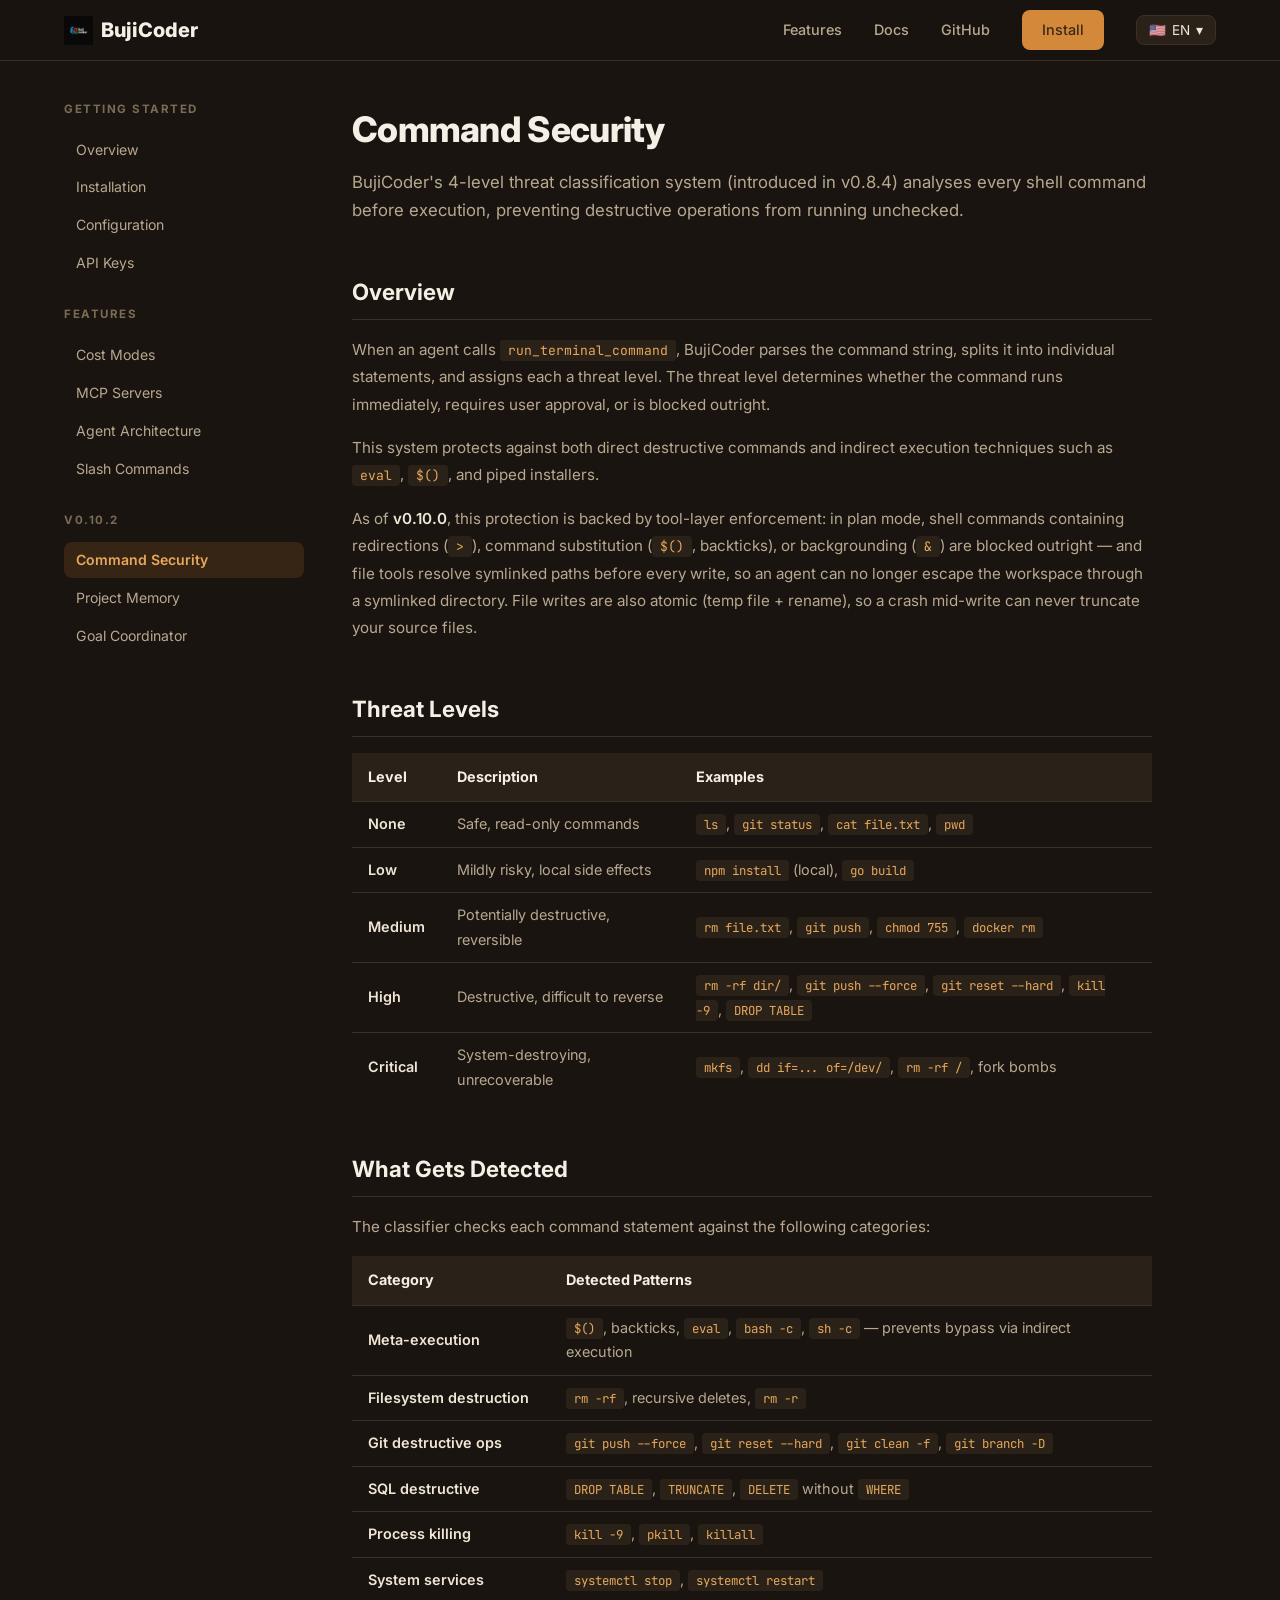
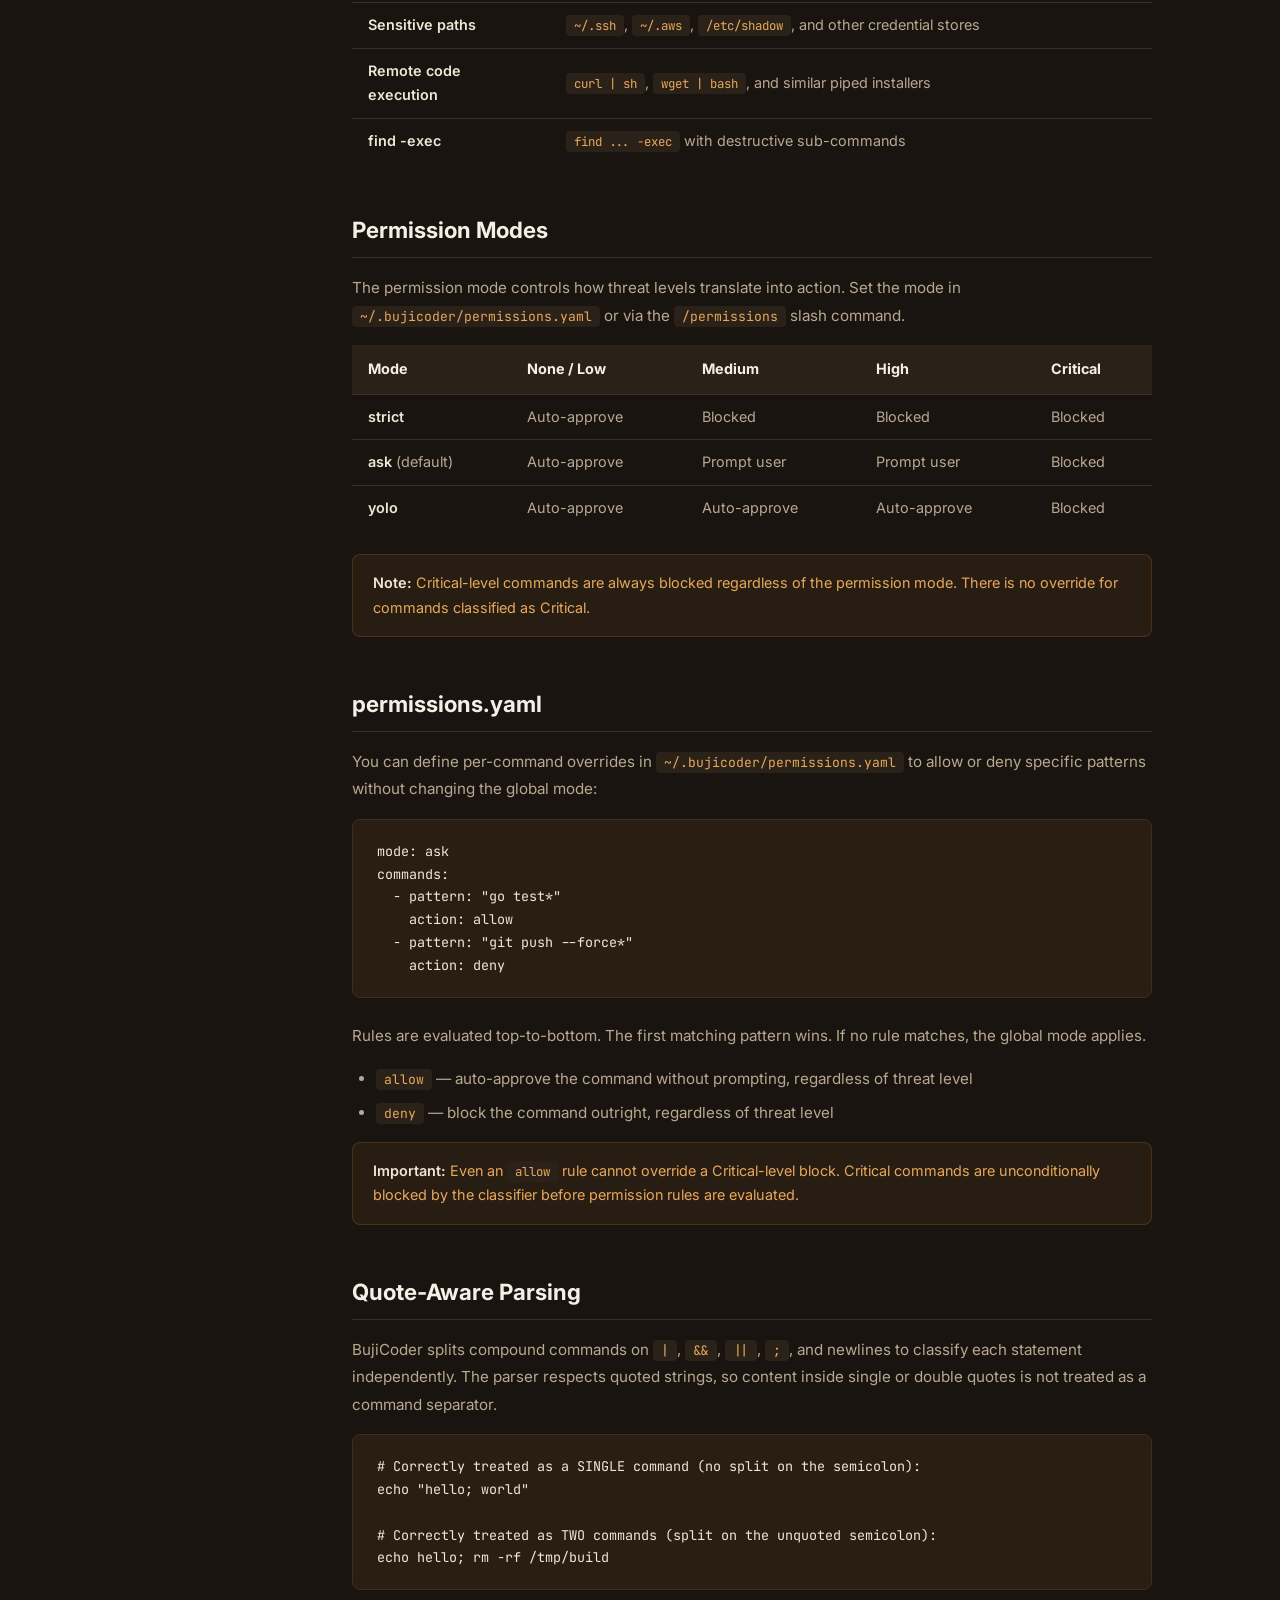
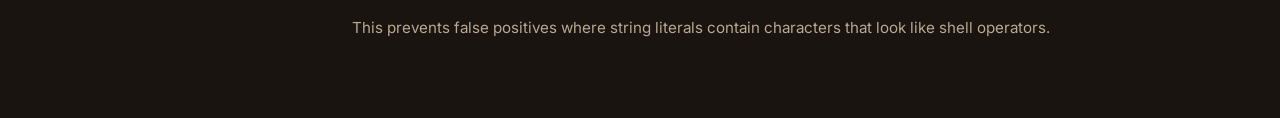
<file: docs/docs/security.html>
<!DOCTYPE html>
<html lang="en" dir="ltr">
<head>
    <meta charset="UTF-8">
    <meta name="viewport" content="width=device-width, initial-scale=1.0">
    <title>Command Security — BujiCoder Docs</title>
    <link rel="stylesheet" href="../style.css">
    <link rel="stylesheet" href="docs.css">
    <link rel="preconnect" href="https://fonts.googleapis.com">
    <link rel="preconnect" href="https://fonts.gstatic.com" crossorigin>
    <link href="https://fonts.googleapis.com/css2?family=Inter:wght@400;500;600;700;800;900&family=JetBrains+Mono:wght@400;500;600;700&family=Noto+Sans+Arabic:wght@400;600;700&family=Noto+Sans+SC:wght@400;600;700&family=Noto+Sans+JP:wght@400;600;700&family=Noto+Sans+Devanagari:wght@400;600;700&display=swap" rel="stylesheet">
</head>
<body>

<nav class="nav scrolled">
    <div class="nav-inner">
        <a href="../" class="nav-logo"><img src="../logo.svg" alt="BujiCoder Logo" class="logo-image"> BujiCoder</a>
        <div class="nav-links">
            <a href="../#features">Features</a>
            <a href="./">Docs</a>
            <a href="https://github.com/TechnoAllianceAE/bujicoder" target="_blank" rel="noopener">GitHub</a>
            <a href="../#install" class="nav-cta">Install</a>
            <div class="lang-switcher">
                <button class="lang-switcher-btn" id="langBtn" aria-label="Switch language">
                    <span id="langFlag">🇺🇸</span> <span id="langName">EN</span> ▾
                </button>
                <div class="lang-dropdown" id="langDrop">
                    <a href="#" data-lang="en" class="active"><span class="lang-flag">🇺🇸</span> English</a>
                    <a href="#" data-lang="jp"><span class="lang-flag">🇯🇵</span> 日本語</a>
                    <a href="#" data-lang="cn"><span class="lang-flag">🇨🇳</span> 中文</a>
                    <a href="#" data-lang="hi"><span class="lang-flag">🇮🇳</span> हिन्दी</a>
                    <a href="#" data-lang="sa"><span class="lang-flag">🇸🇦</span> العربية</a>
                </div>
            </div>
        </div>
        <button class="nav-toggle" aria-label="Toggle menu"><span></span><span></span><span></span></button>
    </div>
</nav>

<div class="docs-layout">
    <aside class="docs-sidebar">
        <h3>Getting Started</h3>
        <a href="./">Overview</a>
        <a href="installation.html">Installation</a>
        <a href="configuration.html">Configuration</a>
        <a href="api-keys.html">API Keys</a>
        <h3>Features</h3>
        <a href="modes.html">Cost Modes</a>
        <a href="mcp-servers.html">MCP Servers</a>
        <a href="agents.html">Agent Architecture</a>
        <a href="commands.html">Slash Commands</a>
        <h3>v0.10.2</h3>
        <a href="security.html" class="active">Command Security</a>
        <a href="memory.html">Project Memory</a>
        <a href="coordinator.html">Goal Coordinator</a>
    </aside>

    <main class="docs-content">
        <h1>Command Security</h1>
        <p class="docs-subtitle">BujiCoder's 4-level threat classification system (introduced in v0.8.4) analyses every shell command before execution, preventing destructive operations from running unchecked.</p>

        <h2>Overview</h2>
        <p>When an agent calls <code>run_terminal_command</code>, BujiCoder parses the command string, splits it into individual statements, and assigns each a threat level. The threat level determines whether the command runs immediately, requires user approval, or is blocked outright.</p>
        <p>This system protects against both direct destructive commands and indirect execution techniques such as <code>eval</code>, <code>$()</code>, and piped installers.</p>
        <p>As of <strong>v0.10.0</strong>, this protection is backed by tool-layer enforcement: in plan mode, shell commands containing redirections (<code>&gt;</code>), command substitution (<code>$()</code>, backticks), or backgrounding (<code>&amp;</code>) are blocked outright — and file tools resolve symlinked paths before every write, so an agent can no longer escape the workspace through a symlinked directory. File writes are also atomic (temp file + rename), so a crash mid-write can never truncate your source files.</p>


        <h2>Threat Levels</h2>
        <table>
            <thead>
                <tr><th>Level</th><th>Description</th><th>Examples</th></tr>
            </thead>
            <tbody>
                <tr><td><strong>None</strong></td><td>Safe, read-only commands</td><td><code>ls</code>, <code>git status</code>, <code>cat file.txt</code>, <code>pwd</code></td></tr>
                <tr><td><strong>Low</strong></td><td>Mildly risky, local side effects</td><td><code>npm install</code> (local), <code>go build</code></td></tr>
                <tr><td><strong>Medium</strong></td><td>Potentially destructive, reversible</td><td><code>rm file.txt</code>, <code>git push</code>, <code>chmod 755</code>, <code>docker rm</code></td></tr>
                <tr><td><strong>High</strong></td><td>Destructive, difficult to reverse</td><td><code>rm -rf dir/</code>, <code>git push --force</code>, <code>git reset --hard</code>, <code>kill -9</code>, <code>DROP TABLE</code></td></tr>
                <tr><td><strong>Critical</strong></td><td>System-destroying, unrecoverable</td><td><code>mkfs</code>, <code>dd if=... of=/dev/</code>, <code>rm -rf /</code>, fork bombs</td></tr>
            </tbody>
        </table>

        <h2>What Gets Detected</h2>
        <p>The classifier checks each command statement against the following categories:</p>

        <table>
            <thead>
                <tr><th>Category</th><th>Detected Patterns</th></tr>
            </thead>
            <tbody>
                <tr><td><strong>Meta-execution</strong></td><td><code>$()</code>, backticks, <code>eval</code>, <code>bash -c</code>, <code>sh -c</code> — prevents bypass via indirect execution</td></tr>
                <tr><td><strong>Filesystem destruction</strong></td><td><code>rm -rf</code>, recursive deletes, <code>rm -r</code></td></tr>
                <tr><td><strong>Git destructive ops</strong></td><td><code>git push --force</code>, <code>git reset --hard</code>, <code>git clean -f</code>, <code>git branch -D</code></td></tr>
                <tr><td><strong>SQL destructive</strong></td><td><code>DROP TABLE</code>, <code>TRUNCATE</code>, <code>DELETE</code> without <code>WHERE</code></td></tr>
                <tr><td><strong>Process killing</strong></td><td><code>kill -9</code>, <code>pkill</code>, <code>killall</code></td></tr>
                <tr><td><strong>System services</strong></td><td><code>systemctl stop</code>, <code>systemctl restart</code></td></tr>
                <tr><td><strong>Sensitive paths</strong></td><td><code>~/.ssh</code>, <code>~/.aws</code>, <code>/etc/shadow</code>, and other credential stores</td></tr>
                <tr><td><strong>Remote code execution</strong></td><td><code>curl | sh</code>, <code>wget | bash</code>, and similar piped installers</td></tr>
                <tr><td><strong>find -exec</strong></td><td><code>find ... -exec</code> with destructive sub-commands</td></tr>
            </tbody>
        </table>

        <h2>Permission Modes</h2>
        <p>The permission mode controls how threat levels translate into action. Set the mode in <code>~/.bujicoder/permissions.yaml</code> or via the <code>/permissions</code> slash command.</p>

        <table>
            <thead>
                <tr><th>Mode</th><th>None / Low</th><th>Medium</th><th>High</th><th>Critical</th></tr>
            </thead>
            <tbody>
                <tr><td><strong>strict</strong></td><td>Auto-approve</td><td>Blocked</td><td>Blocked</td><td>Blocked</td></tr>
                <tr><td><strong>ask</strong> (default)</td><td>Auto-approve</td><td>Prompt user</td><td>Prompt user</td><td>Blocked</td></tr>
                <tr><td><strong>yolo</strong></td><td>Auto-approve</td><td>Auto-approve</td><td>Auto-approve</td><td>Blocked</td></tr>
            </tbody>
        </table>

        <div class="docs-callout info">
            <strong>Note:</strong> Critical-level commands are always blocked regardless of the permission mode. There is no override for commands classified as Critical.
        </div>

        <h2>permissions.yaml</h2>
        <p>You can define per-command overrides in <code>~/.bujicoder/permissions.yaml</code> to allow or deny specific patterns without changing the global mode:</p>

<pre><code>mode: ask
commands:
  - pattern: "go test*"
    action: allow
  - pattern: "git push --force*"
    action: deny</code></pre>

        <p>Rules are evaluated top-to-bottom. The first matching pattern wins. If no rule matches, the global mode applies.</p>

        <ul>
            <li><code>allow</code> — auto-approve the command without prompting, regardless of threat level</li>
            <li><code>deny</code> — block the command outright, regardless of threat level</li>
        </ul>

        <div class="docs-callout info">
            <strong>Important:</strong> Even an <code>allow</code> rule cannot override a Critical-level block. Critical commands are unconditionally blocked by the classifier before permission rules are evaluated.
        </div>

        <h2>Quote-Aware Parsing</h2>
        <p>BujiCoder splits compound commands on <code>|</code>, <code>&&</code>, <code>||</code>, <code>;</code>, and newlines to classify each statement independently. The parser respects quoted strings, so content inside single or double quotes is not treated as a command separator.</p>

<pre><code># Correctly treated as a SINGLE command (no split on the semicolon):
echo "hello; world"

# Correctly treated as TWO commands (split on the unquoted semicolon):
echo hello; rm -rf /tmp/build</code></pre>

        <p>This prevents false positives where string literals contain characters that look like shell operators.</p>
    </main>
</div>

<script>
document.querySelector('.nav-toggle').addEventListener('click', function() {
    document.querySelector('.nav-links').classList.toggle('open');
    this.classList.toggle('active');
});

// Language switcher
const langBtn = document.getElementById('langBtn');
const langDrop = document.getElementById('langDrop');
const langFlag = document.getElementById('langFlag');
const langName = document.getElementById('langName');

const langMap = {
    en: { flag: '🇺🇸', name: 'EN', dir: 'ltr' },
    jp: { flag: '🇯🇵', name: 'JP', dir: 'ltr' },
    cn: { flag: '🇨🇳', name: 'CN', dir: 'ltr' },
    hi: { flag: '🇮🇳', name: 'HI', dir: 'ltr' },
    sa: { flag: '🇸🇦', name: 'SA', dir: 'rtl' }
};

langBtn.addEventListener('click', function(e) {
    e.stopPropagation();
    langDrop.classList.toggle('show');
});

document.addEventListener('click', function() {
    langDrop.classList.remove('show');
});

document.querySelectorAll('.lang-dropdown a').forEach(function(link) {
    link.addEventListener('click', function(e) {
        e.preventDefault();
        const lang = this.getAttribute('data-lang');
        const info = langMap[lang];
        if (info) {
            langFlag.textContent = info.flag;
            langName.textContent = info.name;
            document.documentElement.dir = info.dir;
            document.documentElement.lang = lang;
            localStorage.setItem('buji-lang', lang);
        }
        langDrop.classList.remove('show');
    });
});

// Restore saved language
const savedLang = localStorage.getItem('buji-lang');
if (savedLang && langMap[savedLang]) {
    langFlag.textContent = langMap[savedLang].flag;
    langName.textContent = langMap[savedLang].name;
    document.documentElement.dir = langMap[savedLang].dir;
    document.documentElement.lang = savedLang;
}
</script>
</body>
</html>
</file>
<file: docs/style.css>
/* ===== RESET & BASE ===== */
*, *::before, *::after {
    margin: 0;
    padding: 0;
    box-sizing: border-box;
}

:root {
    /* Beige / Orange / Dark Brown Theme */
    --bg: #1a1410;
    --bg-card: #231d16;
    --bg-card-hover: #2d251c;
    --bg-highlight: #1e1812;
    --surface: #2a2219;
    --border: #3a3025;
    --border-light: #4a3d2f;
    --text: #f0e6d6;
    --text-dim: #b8a890;
    --text-muted: #7a6b55;
    --accent: #d4883a;
    --accent-light: #e8a85c;
    --accent-glow: rgba(212, 136, 58, 0.15);
    --green: #6db86b;
    --green-dim: #5a9e58;
    --yellow: #e8c44a;
    --red: #c45a4a;
    --blue: #5a9ec4;
    --beige-light: #f5efe5;
    --beige-dark: #d4c4a8;
    --brown-dark: #3a2a18;
    --brown-deeper: #2a1e12;
    --radius: 12px;
    --radius-sm: 8px;
    --radius-lg: 20px;
    --font: 'Inter', -apple-system, BlinkMacSystemFont, 'Segoe UI', sans-serif;
    --mono: 'JetBrains Mono', 'Fira Code', 'Cascadia Code', monospace;
    --max-width: 1200px;
}

html {
    scroll-behavior: smooth;
    -webkit-font-smoothing: antialiased;
}

body {
    font-family: var(--font);
    background: var(--bg);
    color: var(--text);
    line-height: 1.7;
    overflow-x: hidden;
}

.container {
    max-width: var(--max-width);
    margin: 0 auto;
    padding: 0 24px;
}

a {
    color: var(--accent-light);
    text-decoration: none;
    transition: color 0.2s;
}

a:hover {
    color: var(--beige-light);
}

code {
    font-family: var(--mono);
    font-size: 0.88em;
    background: var(--surface);
    padding: 2px 8px;
    border-radius: 4px;
    color: var(--accent-light);
}

/* ===== LANGUAGE SWITCHER ===== */
.lang-switcher {
    position: relative;
    display: inline-block;
}

.lang-switcher-btn {
    background: var(--surface);
    border: 1px solid var(--border);
    color: var(--text);
    padding: 6px 12px;
    border-radius: var(--radius-sm);
    cursor: pointer;
    font-size: 0.85rem;
    font-family: var(--font);
    display: flex;
    align-items: center;
    gap: 6px;
    transition: all 0.2s;
}

.lang-switcher-btn:hover {
    background: var(--bg-card-hover);
    border-color: var(--border-light);
}

.lang-dropdown {
    position: absolute;
    top: 100%;
    right: 0;
    margin-top: 4px;
    background: var(--bg-card);
    border: 1px solid var(--border);
    border-radius: var(--radius-sm);
    min-width: 140px;
    box-shadow: 0 8px 32px rgba(0, 0, 0, 0.3);
    z-index: 1001;
    display: none;
}

.lang-dropdown.open {
    display: block;
}

.lang-dropdown a {
    display: flex;
    align-items: center;
    gap: 8px;
    padding: 10px 14px;
    color: var(--text-dim);
    font-size: 0.88rem;
    transition: all 0.15s;
}

.lang-dropdown a:hover,
.lang-dropdown a.active {
    background: var(--surface);
    color: var(--accent-light);
}

.lang-dropdown a:first-child {
    border-radius: var(--radius-sm) var(--radius-sm) 0 0;
}

.lang-dropdown a:last-child {
    border-radius: 0 0 var(--radius-sm) var(--radius-sm);
}

.lang-flag {
    font-size: 1.1rem;
}

/* ===== NAVIGATION ===== */
.nav {
    position: fixed;
    top: 0;
    left: 0;
    right: 0;
    z-index: 1000;
    padding: 16px 0;
    transition: all 0.3s;
}

.nav.scrolled {
    background: rgba(26, 20, 16, 0.95);
    backdrop-filter: blur(16px);
    border-bottom: 1px solid var(--border);
    padding: 10px 0;
}

.nav-inner {
    max-width: var(--max-width);
    margin: 0 auto;
    padding: 0 24px;
    display: flex;
    align-items: center;
    justify-content: space-between;
}

.nav-logo {
    font-size: 1.25rem;
    font-weight: 800;
    color: var(--beige-light);
    display: flex;
    align-items: center;
    gap: 8px;
}

.nav-logo:hover { color: var(--beige-light); }

.logo-image {
    height: 1.8rem;
    width: auto;
}

.nav-links {
    display: flex;
    align-items: center;
    gap: 32px;
}

.nav-links a {
    color: var(--text-dim);
    font-size: 0.9rem;
    font-weight: 500;
    transition: color 0.2s;
}

.nav-links a:hover { color: var(--beige-light); }

.nav-cta {
    background: var(--accent);
    color: var(--brown-dark) !important;
    padding: 8px 20px;
    border-radius: var(--radius-sm);
    font-weight: 600;
    transition: background 0.2s, transform 0.2s !important;
}

.nav-cta:hover {
    background: var(--accent-light) !important;
    transform: translateY(-1px);
}

.nav-toggle {
    display: none;
    background: none;
    border: none;
    cursor: pointer;
    flex-direction: column;
    gap: 5px;
    padding: 4px;
}

.nav-toggle span {
    display: block;
    width: 24px;
    height: 2px;
    background: var(--text);
    transition: all 0.3s;
    border-radius: 2px;
}

.nav-toggle.active span:nth-child(1) { transform: rotate(45deg) translate(5px, 5px); }
.nav-toggle.active span:nth-child(2) { opacity: 0; }
.nav-toggle.active span:nth-child(3) { transform: rotate(-45deg) translate(5px, -5px); }

/* ===== HERO ===== */
.hero {
    position: relative;
    padding: 160px 0 80px;
    text-align: center;
    overflow: hidden;
}

.hero-bg-grid {
    position: absolute;
    inset: 0;
    background-image:
        linear-gradient(rgba(212, 136, 58, 0.04) 1px, transparent 1px),
        linear-gradient(90deg, rgba(212, 136, 58, 0.04) 1px, transparent 1px);
    background-size: 60px 60px;
    mask-image: radial-gradient(ellipse 70% 60% at 50% 30%, black 20%, transparent 70%);
    -webkit-mask-image: radial-gradient(ellipse 70% 60% at 50% 30%, black 20%, transparent 70%);
}

.hero-badge {
    display: inline-block;
    font-size: 0.8rem;
    font-weight: 600;
    color: var(--accent-light);
    background: var(--accent-glow);
    border: 1px solid rgba(212, 136, 58, 0.2);
    padding: 6px 18px;
    border-radius: 100px;
    margin-bottom: 32px;
    letter-spacing: 0.5px;
}

.hero-title {
    font-size: clamp(2.4rem, 5.5vw, 4.2rem);
    font-weight: 900;
    line-height: 1.15;
    letter-spacing: -0.03em;
    margin-bottom: 24px;
    color: var(--beige-light);
}

.strike {
    text-decoration: line-through;
    text-decoration-color: var(--red);
    text-decoration-thickness: 3px;
    color: var(--text-dim);
}

.hero-subtitle {
    font-size: 1.15rem;
    color: var(--text-dim);
    max-width: 640px;
    margin: 0 auto 40px;
    line-height: 1.8;
}

.hero-subtitle strong {
    color: var(--green);
    font-weight: 600;
}

.hero-actions {
    display: flex;
    gap: 16px;
    justify-content: center;
    flex-wrap: wrap;
    margin-bottom: 64px;
}

/* Buttons */
.btn {
    display: inline-flex;
    align-items: center;
    gap: 8px;
    padding: 14px 32px;
    border-radius: var(--radius-sm);
    font-size: 1rem;
    font-weight: 600;
    font-family: var(--font);
    cursor: pointer;
    transition: all 0.2s;
    border: none;
}

.btn-primary {
    background: var(--accent);
    color: var(--brown-dark);
    box-shadow: 0 4px 24px rgba(212, 136, 58, 0.3);
}

.btn-primary:hover {
    background: var(--accent-light);
    color: var(--brown-dark);
    transform: translateY(-2px);
    box-shadow: 0 6px 32px rgba(212, 136, 58, 0.4);
}

.btn-secondary {
    background: var(--surface);
    color: var(--text);
    border: 1px solid var(--border-light);
}

.btn-secondary:hover {
    background: var(--bg-card-hover);
    color: var(--beige-light);
    transform: translateY(-2px);
}

/* Terminal */
.hero-terminal {
    max-width: 700px;
    margin: 0 auto;
    border-radius: var(--radius);
    overflow: hidden;
    border: 1px solid var(--border-light);
    text-align: left;
    box-shadow: 0 24px 80px rgba(0, 0, 0, 0.4);
}

.terminal-bar {
    background: var(--brown-dark);
    padding: 12px 16px;
    display: flex;
    align-items: center;
    gap: 8px;
}

.terminal-dot {
    width: 12px;
    height: 12px;
    border-radius: 50%;
}

.terminal-dot.red { background: var(--red); }
.terminal-dot.yellow { background: var(--yellow); }
.terminal-dot.green { background: var(--green); }

.terminal-title {
    margin-left: 8px;
    font-size: 0.78rem;
    color: var(--text-muted);
    font-family: var(--mono);
}

.terminal-body {
    background: var(--brown-deeper);
    padding: 20px 20px 24px;
    font-family: var(--mono);
    font-size: 0.85rem;
    line-height: 1.9;
}

.terminal-line {
    white-space: nowrap;
    overflow: hidden;
}

.t-prompt { color: var(--green); font-weight: 700; }
.t-cmd { color: var(--beige-light); }
.t-output { color: var(--text-dim); }
.t-success { color: var(--green); }
.t-accent { color: var(--accent-light); font-weight: 600; }
.t-dim { color: var(--text-muted); }
.t-fade { opacity: 0.85; }

/* ===== SECTION SHARED ===== */
section {
    padding: 100px 0;
}

.section-header {
    text-align: center;
    margin-bottom: 64px;
}

.section-label {
    display: inline-block;
    font-size: 0.78rem;
    font-weight: 700;
    text-transform: uppercase;
    letter-spacing: 2px;
    color: var(--accent);
    margin-bottom: 16px;
}

.section-title {
    font-size: clamp(1.8rem, 4vw, 2.8rem);
    font-weight: 800;
    letter-spacing: -0.02em;
    color: var(--beige-light);
    margin-bottom: 16px;
    line-height: 1.2;
}

.section-desc {
    font-size: 1.05rem;
    color: var(--text-dim);
    max-width: 600px;
    margin: 0 auto;
    line-height: 1.7;
}

/* ===== FEATURES GRID ===== */
.features {
    background: var(--bg);
}

.features-grid {
    display: grid;
    grid-template-columns: repeat(auto-fill, minmax(340px, 1fr));
    gap: 20px;
}

.feature-card {
    background: var(--bg-card);
    border: 1px solid var(--border);
    border-radius: var(--radius);
    padding: 36px 32px;
    transition: all 0.3s;
    position: relative;
    overflow: hidden;
    opacity: 0;
    transform: translateY(20px);
}

.feature-card.visible {
    opacity: 1;
    transform: translateY(0);
}

.feature-card:hover {
    border-color: var(--border-light);
    background: var(--bg-card-hover);
    transform: translateY(-4px);
}

.feature-card.visible:hover {
    transform: translateY(-4px);
}

.feature-highlight {
    border-color: rgba(212, 136, 58, 0.2);
    background: linear-gradient(135deg, var(--bg-card) 0%, rgba(212, 136, 58, 0.05) 100%);
}

.feature-highlight:hover {
    border-color: rgba(212, 136, 58, 0.35);
}

.feature-number {
    font-family: var(--mono);
    font-size: 0.75rem;
    font-weight: 700;
    color: var(--text-muted);
    margin-bottom: 16px;
}

.feature-icon {
    font-size: 2rem;
    margin-bottom: 16px;
}

.feature-card h3 {
    font-size: 1.15rem;
    font-weight: 700;
    color: var(--beige-light);
    margin-bottom: 10px;
}

.feature-card p {
    font-size: 0.92rem;
    color: var(--text-dim);
    line-height: 1.7;
}

/* ===== PROVIDERS ===== */
.providers {
    background: var(--bg-highlight);
}

.providers-grid {
    display: grid;
    grid-template-columns: repeat(auto-fill, minmax(220px, 1fr));
    gap: 16px;
}

.provider-card {
    background: var(--bg-card);
    border: 1px solid var(--border);
    border-radius: var(--radius-sm);
    padding: 24px;
    text-align: center;
    transition: all 0.3s;
    opacity: 0;
    transform: translateY(16px);
}

.provider-card.visible {
    opacity: 1;
    transform: translateY(0);
}

.provider-card:hover {
    border-color: var(--accent);
    transform: translateY(-4px);
    box-shadow: 0 8px 32px rgba(212, 136, 58, 0.1);
}

.provider-card.visible:hover {
    transform: translateY(-4px);
}

.provider-card-add {
    border-style: dashed;
    border-color: var(--border-light);
}

.provider-name {
    font-size: 1.05rem;
    font-weight: 700;
    color: var(--beige-light);
    margin-bottom: 4px;
}

.provider-desc {
    font-size: 0.82rem;
    color: var(--text-muted);
}

/* ===== HOW IT WORKS ===== */
.how-it-works {
    background: var(--bg);
}

.steps {
    max-width: 700px;
    margin: 0 auto;
    display: flex;
    flex-direction: column;
    gap: 32px;
}

.step {
    display: flex;
    gap: 24px;
    align-items: flex-start;
    opacity: 0;
    transform: translateX(-20px);
}

.step.visible {
    opacity: 1;
    transform: translateX(0);
}

.step-number {
    flex-shrink: 0;
    width: 48px;
    height: 48px;
    border-radius: 50%;
    background: var(--accent);
    color: var(--brown-dark);
    display: flex;
    align-items: center;
    justify-content: center;
    font-size: 1.2rem;
    font-weight: 800;
    box-shadow: 0 4px 16px rgba(212, 136, 58, 0.3);
}

.step-content h3 {
    font-size: 1.2rem;
    font-weight: 700;
    color: var(--beige-light);
    margin-bottom: 6px;
}

.step-content p {
    font-size: 0.95rem;
    color: var(--text-dim);
    margin-bottom: 12px;
}

.step-code {
    background: var(--surface);
    border: 1px solid var(--border);
    border-radius: var(--radius-sm);
    padding: 12px 16px;
    font-family: var(--mono);
    font-size: 0.85rem;
    display: flex;
    align-items: center;
    gap: 12px;
    flex-wrap: wrap;
}

.step-code code {
    background: none;
    padding: 0;
    color: var(--green);
}

.step-note {
    color: var(--text-muted);
    font-size: 0.8rem;
}

/* ===== COMPARISON TABLE ===== */
.comparison {
    background: var(--bg-highlight);
}

.table-wrapper {
    overflow-x: auto;
    border-radius: var(--radius);
    border: 1px solid var(--border);
}

.comparison-table {
    width: 100%;
    border-collapse: collapse;
    font-size: 0.92rem;
}

.comparison-table th,
.comparison-table td {
    padding: 16px 24px;
    text-align: left;
    border-bottom: 1px solid var(--border);
}

.comparison-table th {
    background: var(--surface);
    font-weight: 700;
    color: var(--beige-light);
    font-size: 0.95rem;
    white-space: nowrap;
}

.comparison-table td {
    color: var(--text-dim);
}

.comparison-table td:first-child {
    font-weight: 600;
    color: var(--text);
    white-space: nowrap;
}

.comparison-table tr:last-child td {
    border-bottom: none;
}

.comparison-table tr:hover td {
    background: rgba(212, 136, 58, 0.03);
}

.highlight-col {
    background: rgba(212, 136, 58, 0.05) !important;
    color: var(--beige-light) !important;
}

.highlight-col strong {
    color: var(--green);
}

/* ===== INSPIRED BY ===== */
.inspired-by {
    background: var(--bg);
}

.inspired-inline {
    color: var(--accent-light);
    font-weight: 600;
}

.inspired-grid {
    display: grid;
    grid-template-columns: repeat(auto-fit, minmax(400px, 1fr));
    gap: 24px;
    margin-bottom: 48px;
}

.inspired-card {
    background: var(--bg-card);
    border: 1px solid var(--border);
    border-radius: var(--radius);
    padding: 40px 36px;
    transition: all 0.3s;
    position: relative;
}

.inspired-card::before {
    content: '';
    position: absolute;
    top: 0;
    left: 0;
    right: 0;
    height: 3px;
    background: linear-gradient(90deg, var(--accent), var(--accent-light));
    border-radius: var(--radius) var(--radius) 0 0;
    opacity: 0;
    transition: opacity 0.3s;
}

.inspired-card:hover {
    border-color: var(--border-light);
    background: var(--bg-card-hover);
    transform: translateY(-4px);
}

.inspired-card:hover::before {
    opacity: 1;
}

.inspired-logo {
    color: var(--accent-light);
    margin-bottom: 20px;
}

.inspired-card h3 {
    font-size: 1.4rem;
    font-weight: 800;
    color: var(--beige-light);
    margin-bottom: 4px;
}

.inspired-tagline {
    font-size: 0.88rem;
    color: var(--text-muted);
    font-style: italic;
    margin-bottom: 16px;
}

.inspired-desc {
    font-size: 0.92rem;
    color: var(--text-dim);
    line-height: 1.8;
    margin-bottom: 20px;
}

.inspired-lessons {
    display: flex;
    flex-wrap: wrap;
    gap: 8px;
}

.lesson-tag {
    display: inline-block;
    font-size: 0.75rem;
    font-weight: 600;
    color: var(--accent-light);
    background: var(--accent-glow);
    border: 1px solid rgba(212, 136, 58, 0.15);
    padding: 4px 12px;
    border-radius: 100px;
    letter-spacing: 0.3px;
}

.inspired-cta {
    text-align: center;
    padding: 32px;
    background: linear-gradient(135deg, rgba(212, 136, 58, 0.06) 0%, rgba(212, 136, 58, 0.02) 100%);
    border: 1px solid rgba(212, 136, 58, 0.12);
    border-radius: var(--radius);
}

.inspired-cta p {
    font-size: 1.05rem;
    color: var(--text-dim);
    line-height: 1.8;
}

.inspired-cta strong {
    color: var(--beige-light);
    font-size: 1.15rem;
}

/* ===== INSTALL ===== */
.install {
    background: var(--bg);
}

.install-options {
    display: grid;
    grid-template-columns: repeat(auto-fit, minmax(300px, 1fr));
    gap: 20px;
    max-width: 960px;
    margin: 0 auto;
}

.install-card {
    background: var(--bg-card);
    border: 1px solid var(--border);
    border-radius: var(--radius);
    padding: 32px;
    opacity: 0;
    transform: translateY(16px);
}

.install-card.visible {
    opacity: 1;
    transform: translateY(0);
}

.install-card h3 {
    font-size: 1.1rem;
    font-weight: 700;
    color: var(--beige-light);
    margin-bottom: 16px;
}

.install-card p {
    color: var(--text-dim);
    font-size: 0.92rem;
}

.install-code {
    background: var(--surface);
    border: 1px solid var(--border);
    border-radius: var(--radius-sm);
    padding: 14px 16px;
    overflow-x: auto;
}

.install-code code {
    background: none;
    padding: 0;
    color: var(--green);
    font-size: 0.82rem;
    white-space: nowrap;
}

/* ===== FOOTER ===== */
.footer {
    background: var(--bg-highlight);
    border-top: 1px solid var(--border);
    padding: 64px 0 32px;
}

.footer-inner {
    display: flex;
    justify-content: space-between;
    gap: 48px;
    flex-wrap: wrap;
    margin-bottom: 48px;
}

.footer-brand {
    font-size: 1.25rem;
    font-weight: 800;
    color: var(--beige-light);
}

.footer-tagline {
    font-size: 0.88rem;
    color: var(--text-muted);
    margin-top: 8px;
    font-weight: 400;
}

.footer-links {
    display: flex;
    gap: 64px;
    flex-wrap: wrap;
}

.footer-col {
    display: flex;
    flex-direction: column;
    gap: 10px;
}

.footer-col h4 {
    font-size: 0.82rem;
    font-weight: 700;
    text-transform: uppercase;
    letter-spacing: 1px;
    color: var(--text);
    margin-bottom: 4px;
}

.footer-col a {
    color: var(--text-muted);
    font-size: 0.88rem;
}

.footer-col a:hover {
    color: var(--beige-light);
}

.footer-bottom {
    border-top: 1px solid var(--border);
    padding-top: 24px;
    text-align: center;
}

.footer-bottom p {
    color: var(--text-muted);
    font-size: 0.82rem;
}

/* ===== ANIMATIONS ===== */
.feature-card,
.provider-card,
.step,
.install-card {
    transition: opacity 0.6s ease, transform 0.6s ease;
}

.feature-card:nth-child(2) { transition-delay: 0.05s; }
.feature-card:nth-child(3) { transition-delay: 0.1s; }
.feature-card:nth-child(4) { transition-delay: 0.15s; }
.feature-card:nth-child(5) { transition-delay: 0.2s; }
.feature-card:nth-child(6) { transition-delay: 0.25s; }
.feature-card:nth-child(7) { transition-delay: 0.3s; }
.feature-card:nth-child(8) { transition-delay: 0.35s; }
.feature-card:nth-child(9) { transition-delay: 0.4s; }
.feature-card:nth-child(10) { transition-delay: 0.45s; }

.provider-card:nth-child(2) { transition-delay: 0.03s; }
.provider-card:nth-child(3) { transition-delay: 0.06s; }
.provider-card:nth-child(4) { transition-delay: 0.09s; }
.provider-card:nth-child(5) { transition-delay: 0.12s; }
.provider-card:nth-child(6) { transition-delay: 0.15s; }
.provider-card:nth-child(7) { transition-delay: 0.18s; }
.provider-card:nth-child(8) { transition-delay: 0.21s; }
.provider-card:nth-child(9) { transition-delay: 0.24s; }
.provider-card:nth-child(10) { transition-delay: 0.27s; }
.provider-card:nth-child(11) { transition-delay: 0.3s; }
.provider-card:nth-child(12) { transition-delay: 0.33s; }

.step:nth-child(2) { transition-delay: 0.1s; }
.step:nth-child(3) { transition-delay: 0.2s; }

/* ===== RESPONSIVE ===== */
@media (max-width: 768px) {
    .nav-links {
        display: none;
        position: absolute;
        top: 100%;
        left: 0;
        right: 0;
        background: rgba(26, 20, 16, 0.97);
        backdrop-filter: blur(16px);
        flex-direction: column;
        padding: 24px;
        gap: 20px;
        border-bottom: 1px solid var(--border);
    }

    .nav-links.open {
        display: flex;
    }

    .nav-toggle {
        display: flex;
    }

    .hero {
        padding: 120px 0 60px;
    }

    .hero-title {
        font-size: 2rem;
    }

    .hero-subtitle {
        font-size: 1rem;
    }

    .features-grid {
        grid-template-columns: 1fr;
    }

    .providers-grid {
        grid-template-columns: repeat(2, 1fr);
    }

    .inspired-grid {
        grid-template-columns: 1fr;
    }

    .install-options {
        grid-template-columns: 1fr;
    }

    .footer-links {
        gap: 32px;
    }

    .comparison-table th,
    .comparison-table td {
        padding: 12px 14px;
        font-size: 0.82rem;
    }

    section {
        padding: 72px 0;
    }

    .step {
        flex-direction: column;
        gap: 16px;
    }

    .terminal-body {
        font-size: 0.72rem;
    }
}

@media (max-width: 480px) {
    .providers-grid {
        grid-template-columns: 1fr;
    }

    .hero-actions {
        flex-direction: column;
        align-items: center;
    }

    .btn {
        width: 100%;
        justify-content: center;
        max-width: 300px;
    }
}
</file>
<file: website/style.css>
/* ===== RESET & BASE ===== */
*, *::before, *::after {
    margin: 0;
    padding: 0;
    box-sizing: border-box;
}

:root {
    --bg: #0a0a0f;
    --bg-card: #12121a;
    --bg-card-hover: #1a1a28;
    --bg-highlight: #0d1117;
    --surface: #16161f;
    --border: #1e1e2e;
    --border-light: #2a2a3e;
    --text: #e4e4ef;
    --text-dim: #8888a0;
    --text-muted: #55556a;
    --accent: #6c5ce7;
    --accent-light: #a29bfe;
    --accent-glow: rgba(108, 92, 231, 0.15);
    --green: #00e676;
    --green-dim: #00c853;
    --yellow: #ffd740;
    --red: #ff5252;
    --blue: #40c4ff;
    --radius: 12px;
    --radius-sm: 8px;
    --radius-lg: 20px;
    --font: 'Inter', -apple-system, BlinkMacSystemFont, 'Segoe UI', sans-serif;
    --mono: 'JetBrains Mono', 'Fira Code', 'Cascadia Code', monospace;
    --max-width: 1200px;
}

html {
    scroll-behavior: smooth;
    -webkit-font-smoothing: antialiased;
}

body {
    font-family: var(--font);
    background: var(--bg);
    color: var(--text);
    line-height: 1.7;
    overflow-x: hidden;
}

.container {
    max-width: var(--max-width);
    margin: 0 auto;
    padding: 0 24px;
}

a {
    color: var(--accent-light);
    text-decoration: none;
    transition: color 0.2s;
}

a:hover {
    color: #fff;
}

code {
    font-family: var(--mono);
    font-size: 0.88em;
    background: var(--surface);
    padding: 2px 8px;
    border-radius: 4px;
    color: var(--accent-light);
}

/* ===== NAVIGATION ===== */
.nav {
    position: fixed;
    top: 0;
    left: 0;
    right: 0;
    z-index: 1000;
    padding: 16px 0;
    transition: all 0.3s;
}

.nav.scrolled {
    background: rgba(10, 10, 15, 0.92);
    backdrop-filter: blur(16px);
    border-bottom: 1px solid var(--border);
    padding: 10px 0;
}

.nav-inner {
    max-width: var(--max-width);
    margin: 0 auto;
    padding: 0 24px;
    display: flex;
    align-items: center;
    justify-content: space-between;
}

.nav-logo {
    font-size: 1.25rem;
    font-weight: 800;
    color: #fff;
    display: flex;
    align-items: center;
    gap: 8px;
}

.nav-logo:hover { color: #fff; }

.logo-icon {
    color: var(--accent);
    font-size: 1.4rem;
}

.nav-links {
    display: flex;
    align-items: center;
    gap: 32px;
}

.nav-links a {
    color: var(--text-dim);
    font-size: 0.9rem;
    font-weight: 500;
    transition: color 0.2s;
}

.nav-links a:hover { color: #fff; }

.nav-cta {
    background: var(--accent);
    color: #fff !important;
    padding: 8px 20px;
    border-radius: var(--radius-sm);
    font-weight: 600;
    transition: background 0.2s, transform 0.2s !important;
}

.nav-cta:hover {
    background: #7c6cf7 !important;
    transform: translateY(-1px);
}

.nav-toggle {
    display: none;
    background: none;
    border: none;
    cursor: pointer;
    flex-direction: column;
    gap: 5px;
    padding: 4px;
}

.nav-toggle span {
    display: block;
    width: 24px;
    height: 2px;
    background: var(--text);
    transition: all 0.3s;
    border-radius: 2px;
}

.nav-toggle.active span:nth-child(1) { transform: rotate(45deg) translate(5px, 5px); }
.nav-toggle.active span:nth-child(2) { opacity: 0; }
.nav-toggle.active span:nth-child(3) { transform: rotate(-45deg) translate(5px, -5px); }

/* ===== HERO ===== */
.hero {
    position: relative;
    padding: 160px 0 80px;
    text-align: center;
    overflow: hidden;
}

.hero-bg-grid {
    position: absolute;
    inset: 0;
    background-image:
        linear-gradient(rgba(108, 92, 231, 0.03) 1px, transparent 1px),
        linear-gradient(90deg, rgba(108, 92, 231, 0.03) 1px, transparent 1px);
    background-size: 60px 60px;
    mask-image: radial-gradient(ellipse 70% 60% at 50% 30%, black 20%, transparent 70%);
    -webkit-mask-image: radial-gradient(ellipse 70% 60% at 50% 30%, black 20%, transparent 70%);
}

.hero-badge {
    display: inline-block;
    font-size: 0.8rem;
    font-weight: 600;
    color: var(--accent-light);
    background: var(--accent-glow);
    border: 1px solid rgba(108, 92, 231, 0.2);
    padding: 6px 18px;
    border-radius: 100px;
    margin-bottom: 32px;
    letter-spacing: 0.5px;
}

.hero-title {
    font-size: clamp(2.4rem, 5.5vw, 4.2rem);
    font-weight: 900;
    line-height: 1.15;
    letter-spacing: -0.03em;
    margin-bottom: 24px;
    color: #fff;
}

.strike {
    text-decoration: line-through;
    text-decoration-color: var(--red);
    text-decoration-thickness: 3px;
    color: var(--text-dim);
}

.hero-subtitle {
    font-size: 1.15rem;
    color: var(--text-dim);
    max-width: 640px;
    margin: 0 auto 40px;
    line-height: 1.8;
}

.hero-subtitle strong {
    color: var(--green);
    font-weight: 600;
}

.hero-actions {
    display: flex;
    gap: 16px;
    justify-content: center;
    flex-wrap: wrap;
    margin-bottom: 64px;
}

/* Buttons */
.btn {
    display: inline-flex;
    align-items: center;
    gap: 8px;
    padding: 14px 32px;
    border-radius: var(--radius-sm);
    font-size: 1rem;
    font-weight: 600;
    font-family: var(--font);
    cursor: pointer;
    transition: all 0.2s;
    border: none;
}

.btn-primary {
    background: var(--accent);
    color: #fff;
    box-shadow: 0 4px 24px rgba(108, 92, 231, 0.3);
}

.btn-primary:hover {
    background: #7c6cf7;
    color: #fff;
    transform: translateY(-2px);
    box-shadow: 0 6px 32px rgba(108, 92, 231, 0.4);
}

.btn-secondary {
    background: var(--surface);
    color: var(--text);
    border: 1px solid var(--border-light);
}

.btn-secondary:hover {
    background: var(--bg-card-hover);
    color: #fff;
    transform: translateY(-2px);
}

/* Terminal */
.hero-terminal {
    max-width: 700px;
    margin: 0 auto;
    border-radius: var(--radius);
    overflow: hidden;
    border: 1px solid var(--border-light);
    text-align: left;
    box-shadow: 0 24px 80px rgba(0, 0, 0, 0.4);
}

.terminal-bar {
    background: #1a1a28;
    padding: 12px 16px;
    display: flex;
    align-items: center;
    gap: 8px;
}

.terminal-dot {
    width: 12px;
    height: 12px;
    border-radius: 50%;
}

.terminal-dot.red { background: var(--red); }
.terminal-dot.yellow { background: var(--yellow); }
.terminal-dot.green { background: var(--green); }

.terminal-title {
    margin-left: 8px;
    font-size: 0.78rem;
    color: var(--text-muted);
    font-family: var(--mono);
}

.terminal-body {
    background: #0d0d14;
    padding: 20px 20px 24px;
    font-family: var(--mono);
    font-size: 0.85rem;
    line-height: 1.9;
}

.terminal-line {
    white-space: nowrap;
    overflow: hidden;
}

.t-prompt { color: var(--green); font-weight: 700; }
.t-cmd { color: #fff; }
.t-output { color: var(--text-dim); }
.t-success { color: var(--green); }
.t-accent { color: var(--accent-light); font-weight: 600; }
.t-dim { color: var(--text-muted); }
.t-fade { opacity: 0.85; }

/* ===== SECTION SHARED ===== */
section {
    padding: 100px 0;
}

.section-header {
    text-align: center;
    margin-bottom: 64px;
}

.section-label {
    display: inline-block;
    font-size: 0.78rem;
    font-weight: 700;
    text-transform: uppercase;
    letter-spacing: 2px;
    color: var(--accent);
    margin-bottom: 16px;
}

.section-title {
    font-size: clamp(1.8rem, 4vw, 2.8rem);
    font-weight: 800;
    letter-spacing: -0.02em;
    color: #fff;
    margin-bottom: 16px;
    line-height: 1.2;
}

.section-desc {
    font-size: 1.05rem;
    color: var(--text-dim);
    max-width: 600px;
    margin: 0 auto;
    line-height: 1.7;
}

/* ===== FEATURES GRID ===== */
.features {
    background: var(--bg);
}

.features-grid {
    display: grid;
    grid-template-columns: repeat(auto-fill, minmax(340px, 1fr));
    gap: 20px;
}

.feature-card {
    background: var(--bg-card);
    border: 1px solid var(--border);
    border-radius: var(--radius);
    padding: 36px 32px;
    transition: all 0.3s;
    position: relative;
    overflow: hidden;
    opacity: 0;
    transform: translateY(20px);
}

.feature-card.visible {
    opacity: 1;
    transform: translateY(0);
}

.feature-card:hover {
    border-color: var(--border-light);
    background: var(--bg-card-hover);
    transform: translateY(-4px);
}

.feature-card.visible:hover {
    transform: translateY(-4px);
}

.feature-highlight {
    border-color: rgba(108, 92, 231, 0.2);
    background: linear-gradient(135deg, var(--bg-card) 0%, rgba(108, 92, 231, 0.05) 100%);
}

.feature-highlight:hover {
    border-color: rgba(108, 92, 231, 0.35);
}

.feature-number {
    font-family: var(--mono);
    font-size: 0.75rem;
    font-weight: 700;
    color: var(--text-muted);
    margin-bottom: 16px;
}

.feature-icon {
    font-size: 2rem;
    margin-bottom: 16px;
}

.feature-card h3 {
    font-size: 1.15rem;
    font-weight: 700;
    color: #fff;
    margin-bottom: 10px;
}

.feature-card p {
    font-size: 0.92rem;
    color: var(--text-dim);
    line-height: 1.7;
}

/* ===== PROVIDERS ===== */
.providers {
    background: var(--bg-highlight);
}

.providers-grid {
    display: grid;
    grid-template-columns: repeat(auto-fill, minmax(220px, 1fr));
    gap: 16px;
}

.provider-card {
    background: var(--bg-card);
    border: 1px solid var(--border);
    border-radius: var(--radius-sm);
    padding: 24px;
    text-align: center;
    transition: all 0.3s;
    opacity: 0;
    transform: translateY(16px);
}

.provider-card.visible {
    opacity: 1;
    transform: translateY(0);
}

.provider-card:hover {
    border-color: var(--accent);
    transform: translateY(-4px);
    box-shadow: 0 8px 32px rgba(108, 92, 231, 0.1);
}

.provider-card.visible:hover {
    transform: translateY(-4px);
}

.provider-card-add {
    border-style: dashed;
    border-color: var(--border-light);
}

.provider-name {
    font-size: 1.05rem;
    font-weight: 700;
    color: #fff;
    margin-bottom: 4px;
}

.provider-desc {
    font-size: 0.82rem;
    color: var(--text-muted);
}

/* ===== HOW IT WORKS ===== */
.how-it-works {
    background: var(--bg);
}

.steps {
    max-width: 700px;
    margin: 0 auto;
    display: flex;
    flex-direction: column;
    gap: 32px;
}

.step {
    display: flex;
    gap: 24px;
    align-items: flex-start;
    opacity: 0;
    transform: translateX(-20px);
}

.step.visible {
    opacity: 1;
    transform: translateX(0);
}

.step-number {
    flex-shrink: 0;
    width: 48px;
    height: 48px;
    border-radius: 50%;
    background: var(--accent);
    color: #fff;
    display: flex;
    align-items: center;
    justify-content: center;
    font-size: 1.2rem;
    font-weight: 800;
    box-shadow: 0 4px 16px rgba(108, 92, 231, 0.3);
}

.step-content h3 {
    font-size: 1.2rem;
    font-weight: 700;
    color: #fff;
    margin-bottom: 6px;
}

.step-content p {
    font-size: 0.95rem;
    color: var(--text-dim);
    margin-bottom: 12px;
}

.step-code {
    background: var(--surface);
    border: 1px solid var(--border);
    border-radius: var(--radius-sm);
    padding: 12px 16px;
    font-family: var(--mono);
    font-size: 0.85rem;
    display: flex;
    align-items: center;
    gap: 12px;
    flex-wrap: wrap;
}

.step-code code {
    background: none;
    padding: 0;
    color: var(--green);
}

.step-note {
    color: var(--text-muted);
    font-size: 0.8rem;
}

/* ===== COMPARISON TABLE ===== */
.comparison {
    background: var(--bg-highlight);
}

.table-wrapper {
    overflow-x: auto;
    border-radius: var(--radius);
    border: 1px solid var(--border);
}

.comparison-table {
    width: 100%;
    border-collapse: collapse;
    font-size: 0.92rem;
}

.comparison-table th,
.comparison-table td {
    padding: 16px 24px;
    text-align: left;
    border-bottom: 1px solid var(--border);
}

.comparison-table th {
    background: var(--surface);
    font-weight: 700;
    color: #fff;
    font-size: 0.95rem;
    white-space: nowrap;
}

.comparison-table td {
    color: var(--text-dim);
}

.comparison-table td:first-child {
    font-weight: 600;
    color: var(--text);
    white-space: nowrap;
}

.comparison-table tr:last-child td {
    border-bottom: none;
}

.comparison-table tr:hover td {
    background: rgba(108, 92, 231, 0.03);
}

.highlight-col {
    background: rgba(108, 92, 231, 0.05) !important;
    color: #fff !important;
}

.highlight-col strong {
    color: var(--green);
}

/* ===== INSPIRED BY ===== */
.inspired-by {
    background: var(--bg);
}

.inspired-inline {
    color: var(--accent-light);
    font-weight: 600;
}

.inspired-grid {
    display: grid;
    grid-template-columns: repeat(auto-fit, minmax(400px, 1fr));
    gap: 24px;
    margin-bottom: 48px;
}

.inspired-card {
    background: var(--bg-card);
    border: 1px solid var(--border);
    border-radius: var(--radius);
    padding: 40px 36px;
    transition: all 0.3s;
    position: relative;
}

.inspired-card::before {
    content: '';
    position: absolute;
    top: 0;
    left: 0;
    right: 0;
    height: 3px;
    background: linear-gradient(90deg, var(--accent), var(--accent-light));
    border-radius: var(--radius) var(--radius) 0 0;
    opacity: 0;
    transition: opacity 0.3s;
}

.inspired-card:hover {
    border-color: var(--border-light);
    background: var(--bg-card-hover);
    transform: translateY(-4px);
}

.inspired-card:hover::before {
    opacity: 1;
}

.inspired-logo {
    color: var(--accent-light);
    margin-bottom: 20px;
}

.inspired-card h3 {
    font-size: 1.4rem;
    font-weight: 800;
    color: #fff;
    margin-bottom: 4px;
}

.inspired-tagline {
    font-size: 0.88rem;
    color: var(--text-muted);
    font-style: italic;
    margin-bottom: 16px;
}

.inspired-desc {
    font-size: 0.92rem;
    color: var(--text-dim);
    line-height: 1.8;
    margin-bottom: 20px;
}

.inspired-lessons {
    display: flex;
    flex-wrap: wrap;
    gap: 8px;
}

.lesson-tag {
    display: inline-block;
    font-size: 0.75rem;
    font-weight: 600;
    color: var(--accent-light);
    background: var(--accent-glow);
    border: 1px solid rgba(108, 92, 231, 0.15);
    padding: 4px 12px;
    border-radius: 100px;
    letter-spacing: 0.3px;
}

.inspired-cta {
    text-align: center;
    padding: 32px;
    background: linear-gradient(135deg, rgba(108, 92, 231, 0.06) 0%, rgba(108, 92, 231, 0.02) 100%);
    border: 1px solid rgba(108, 92, 231, 0.12);
    border-radius: var(--radius);
}

.inspired-cta p {
    font-size: 1.05rem;
    color: var(--text-dim);
    line-height: 1.8;
}

.inspired-cta strong {
    color: #fff;
    font-size: 1.15rem;
}

/* ===== INSTALL ===== */
.install {
    background: var(--bg);
}

.install-options {
    display: grid;
    grid-template-columns: repeat(auto-fit, minmax(300px, 1fr));
    gap: 20px;
    max-width: 960px;
    margin: 0 auto;
}

.install-card {
    background: var(--bg-card);
    border: 1px solid var(--border);
    border-radius: var(--radius);
    padding: 32px;
    opacity: 0;
    transform: translateY(16px);
}

.install-card.visible {
    opacity: 1;
    transform: translateY(0);
}

.install-card h3 {
    font-size: 1.1rem;
    font-weight: 700;
    color: #fff;
    margin-bottom: 16px;
}

.install-card p {
    color: var(--text-dim);
    font-size: 0.92rem;
}

.install-code {
    background: var(--surface);
    border: 1px solid var(--border);
    border-radius: var(--radius-sm);
    padding: 14px 16px;
    overflow-x: auto;
}

.install-code code {
    background: none;
    padding: 0;
    color: var(--green);
    font-size: 0.82rem;
    white-space: nowrap;
}

/* ===== FOOTER ===== */
.footer {
    background: var(--bg-highlight);
    border-top: 1px solid var(--border);
    padding: 64px 0 32px;
}

.footer-inner {
    display: flex;
    justify-content: space-between;
    gap: 48px;
    flex-wrap: wrap;
    margin-bottom: 48px;
}

.footer-brand {
    font-size: 1.25rem;
    font-weight: 800;
    color: #fff;
}

.footer-tagline {
    font-size: 0.88rem;
    color: var(--text-muted);
    margin-top: 8px;
    font-weight: 400;
}

.footer-links {
    display: flex;
    gap: 64px;
    flex-wrap: wrap;
}

.footer-col {
    display: flex;
    flex-direction: column;
    gap: 10px;
}

.footer-col h4 {
    font-size: 0.82rem;
    font-weight: 700;
    text-transform: uppercase;
    letter-spacing: 1px;
    color: var(--text);
    margin-bottom: 4px;
}

.footer-col a {
    color: var(--text-muted);
    font-size: 0.88rem;
}

.footer-col a:hover {
    color: #fff;
}

.footer-bottom {
    border-top: 1px solid var(--border);
    padding-top: 24px;
    text-align: center;
}

.footer-bottom p {
    color: var(--text-muted);
    font-size: 0.82rem;
}

/* ===== ANIMATIONS ===== */
.feature-card,
.provider-card,
.step,
.install-card {
    transition: opacity 0.6s ease, transform 0.6s ease;
}

.feature-card:nth-child(2) { transition-delay: 0.05s; }
.feature-card:nth-child(3) { transition-delay: 0.1s; }
.feature-card:nth-child(4) { transition-delay: 0.15s; }
.feature-card:nth-child(5) { transition-delay: 0.2s; }
.feature-card:nth-child(6) { transition-delay: 0.25s; }
.feature-card:nth-child(7) { transition-delay: 0.3s; }
.feature-card:nth-child(8) { transition-delay: 0.35s; }
.feature-card:nth-child(9) { transition-delay: 0.4s; }
.feature-card:nth-child(10) { transition-delay: 0.45s; }

.provider-card:nth-child(2) { transition-delay: 0.03s; }
.provider-card:nth-child(3) { transition-delay: 0.06s; }
.provider-card:nth-child(4) { transition-delay: 0.09s; }
.provider-card:nth-child(5) { transition-delay: 0.12s; }
.provider-card:nth-child(6) { transition-delay: 0.15s; }
.provider-card:nth-child(7) { transition-delay: 0.18s; }
.provider-card:nth-child(8) { transition-delay: 0.21s; }
.provider-card:nth-child(9) { transition-delay: 0.24s; }
.provider-card:nth-child(10) { transition-delay: 0.27s; }
.provider-card:nth-child(11) { transition-delay: 0.3s; }
.provider-card:nth-child(12) { transition-delay: 0.33s; }

.step:nth-child(2) { transition-delay: 0.1s; }
.step:nth-child(3) { transition-delay: 0.2s; }

/* ===== RESPONSIVE ===== */
@media (max-width: 768px) {
    .nav-links {
        display: none;
        position: absolute;
        top: 100%;
        left: 0;
        right: 0;
        background: rgba(10, 10, 15, 0.97);
        backdrop-filter: blur(16px);
        flex-direction: column;
        padding: 24px;
        gap: 20px;
        border-bottom: 1px solid var(--border);
    }

    .nav-links.open {
        display: flex;
    }

    .nav-toggle {
        display: flex;
    }

    .hero {
        padding: 120px 0 60px;
    }

    .hero-title {
        font-size: 2rem;
    }

    .hero-subtitle {
        font-size: 1rem;
    }

    .features-grid {
        grid-template-columns: 1fr;
    }

    .providers-grid {
        grid-template-columns: repeat(2, 1fr);
    }

    .inspired-grid {
        grid-template-columns: 1fr;
    }

    .install-options {
        grid-template-columns: 1fr;
    }

    .footer-links {
        gap: 32px;
    }

    .comparison-table th,
    .comparison-table td {
        padding: 12px 14px;
        font-size: 0.82rem;
    }

    section {
        padding: 72px 0;
    }

    .step {
        flex-direction: column;
        gap: 16px;
    }

    .terminal-body {
        font-size: 0.72rem;
    }
}

@media (max-width: 480px) {
    .providers-grid {
        grid-template-columns: 1fr;
    }

    .hero-actions {
        flex-direction: column;
        align-items: center;
    }

    .btn {
        width: 100%;
        justify-content: center;
        max-width: 300px;
    }
}
</file>
<file: docs/docs/docs.css>
/* ===== DOCS STYLES - Beige/Orange/Dark Brown Theme ===== */
/* Inherits CSS vars from ../style.css */

/* Layout */
.docs-layout {
    display: flex;
    max-width: var(--max-width);
    margin: 0 auto;
    padding: 100px 24px 60px;
    gap: 48px;
    min-height: 100vh;
}

/* Sidebar */
.docs-sidebar {
    width: 240px;
    flex-shrink: 0;
    position: sticky;
    top: 80px;
    align-self: flex-start;
    max-height: calc(100vh - 100px);
    overflow-y: auto;
}

.docs-sidebar h3 {
    font-size: 0.72rem;
    font-weight: 700;
    text-transform: uppercase;
    letter-spacing: 1.5px;
    color: var(--text-muted);
    margin-bottom: 12px;
    margin-top: 24px;
}

.docs-sidebar h3:first-child {
    margin-top: 0;
}

.docs-sidebar a {
    display: block;
    padding: 6px 12px;
    font-size: 0.88rem;
    color: var(--text-dim);
    border-radius: var(--radius-sm);
    transition: all 0.15s;
    margin-bottom: 2px;
}

.docs-sidebar a:hover {
    color: var(--beige-light);
    background: var(--surface);
}

.docs-sidebar a.active {
    color: var(--accent-light);
    background: var(--accent-glow);
    font-weight: 600;
}

/* Main content */
.docs-content {
    flex: 1;
    min-width: 0;
    max-width: 800px;
}

.docs-content h1 {
    font-size: 2.2rem;
    font-weight: 800;
    color: var(--beige-light);
    margin-bottom: 8px;
    letter-spacing: -0.02em;
}

.docs-content .docs-subtitle {
    font-size: 1.05rem;
    color: var(--text-dim);
    margin-bottom: 48px;
    line-height: 1.7;
}

.docs-content h2 {
    font-size: 1.4rem;
    font-weight: 700;
    color: var(--beige-light);
    margin-top: 48px;
    margin-bottom: 16px;
    padding-bottom: 8px;
    border-bottom: 1px solid var(--border);
}

.docs-content h3 {
    font-size: 1.1rem;
    font-weight: 700;
    color: var(--beige-light);
    margin-top: 32px;
    margin-bottom: 12px;
}

.docs-content p {
    font-size: 0.95rem;
    color: var(--text-dim);
    line-height: 1.8;
    margin-bottom: 16px;
}

.docs-content ul, .docs-content ol {
    margin-bottom: 16px;
    padding-left: 24px;
}

.docs-content li {
    font-size: 0.95rem;
    color: var(--text-dim);
    line-height: 1.8;
    margin-bottom: 6px;
}

.docs-content strong {
    color: var(--text);
    font-weight: 600;
}

/* Code blocks */
.docs-content pre {
    background: var(--brown-deeper);
    border: 1px solid var(--border);
    border-radius: var(--radius-sm);
    padding: 20px 24px;
    margin-bottom: 24px;
    overflow-x: auto;
    font-family: var(--mono);
    font-size: 0.84rem;
    line-height: 1.7;
    color: var(--text);
}

.docs-content pre code {
    background: none;
    padding: 0;
    font-size: inherit;
    color: inherit;
}

.docs-content code {
    font-family: var(--mono);
    font-size: 0.86em;
    background: var(--surface);
    padding: 2px 8px;
    border-radius: 4px;
    color: var(--accent-light);
}

/* Tables */
.docs-content table {
    width: 100%;
    border-collapse: collapse;
    margin-bottom: 24px;
    font-size: 0.9rem;
}

.docs-content th {
    text-align: left;
    padding: 12px 16px;
    background: var(--surface);
    color: var(--beige-light);
    font-weight: 700;
    border-bottom: 1px solid var(--border);
    white-space: nowrap;
}

.docs-content td {
    padding: 10px 16px;
    border-bottom: 1px solid var(--border);
    color: var(--text-dim);
}

.docs-content tr:last-child td {
    border-bottom: none;
}

.docs-content tr:hover td {
    background: rgba(212, 136, 58, 0.03);
}

/* Callout boxes */
.docs-callout {
    padding: 16px 20px;
    border-radius: var(--radius-sm);
    margin-bottom: 24px;
    font-size: 0.9rem;
    line-height: 1.7;
}

.docs-callout.tip {
    background: rgba(109, 184, 107, 0.08);
    border: 1px solid rgba(109, 184, 107, 0.2);
    color: var(--green);
}

.docs-callout.warn {
    background: rgba(232, 196, 74, 0.08);
    border: 1px solid rgba(232, 196, 74, 0.2);
    color: var(--yellow);
}

.docs-callout.info {
    background: rgba(212, 136, 58, 0.08);
    border: 1px solid rgba(212, 136, 58, 0.2);
    color: var(--accent-light);
}

/* RTL Support */
[dir="rtl"] .docs-sidebar {
    text-align: right;
}

[dir="rtl"] .docs-content {
    text-align: right;
}

[dir="rtl"] .docs-content ul,
[dir="rtl"] .docs-content ol {
    padding-left: 0;
    padding-right: 24px;
}

[dir="rtl"] .docs-content pre {
    direction: ltr;
    text-align: left;
}

[dir="rtl"] .docs-content th {
    text-align: right;
}

/* Responsive */
@media (max-width: 768px) {
    .docs-layout {
        flex-direction: column;
        padding-top: 80px;
        gap: 24px;
    }

    .docs-sidebar {
        width: 100%;
        position: static;
        display: flex;
        flex-wrap: wrap;
        gap: 4px;
        max-height: none;
    }

    .docs-sidebar h3 {
        width: 100%;
        margin-top: 12px;
    }

    .docs-sidebar a {
        padding: 6px 10px;
        font-size: 0.82rem;
    }
}
</file>
